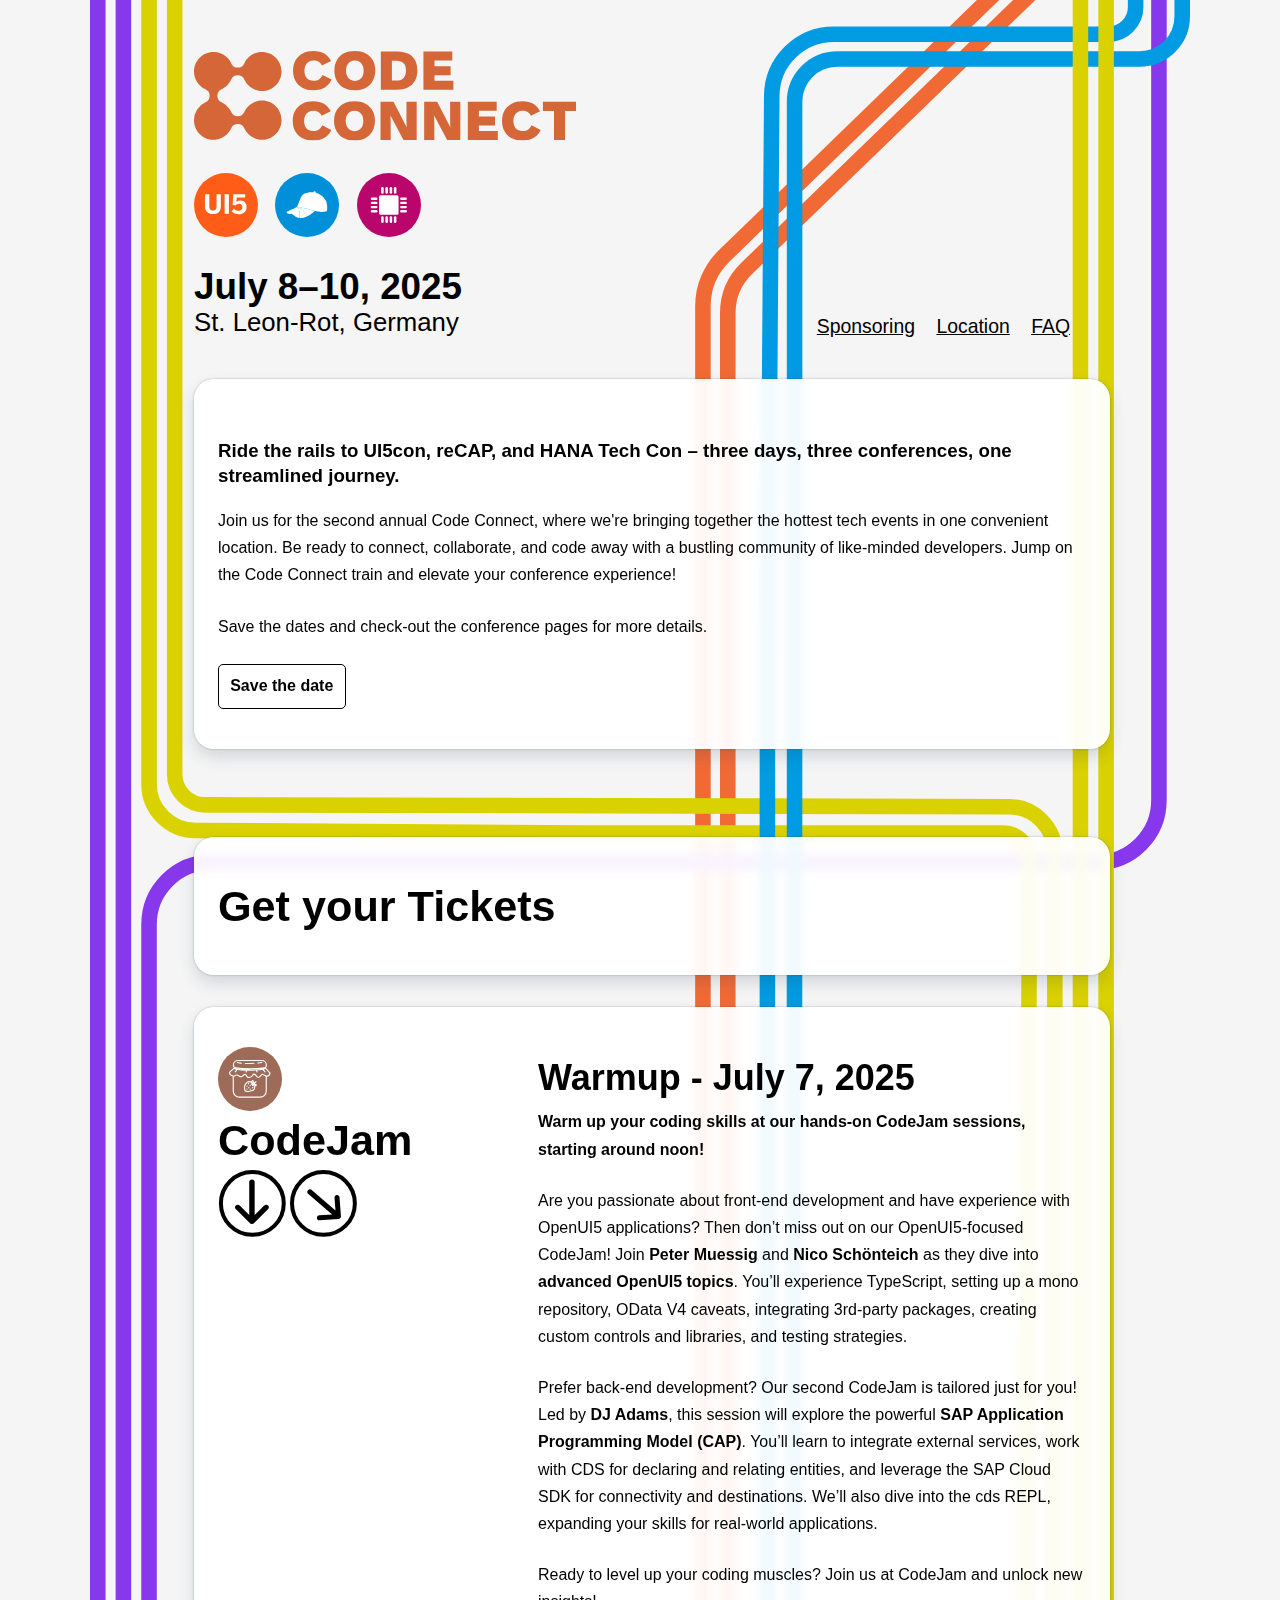
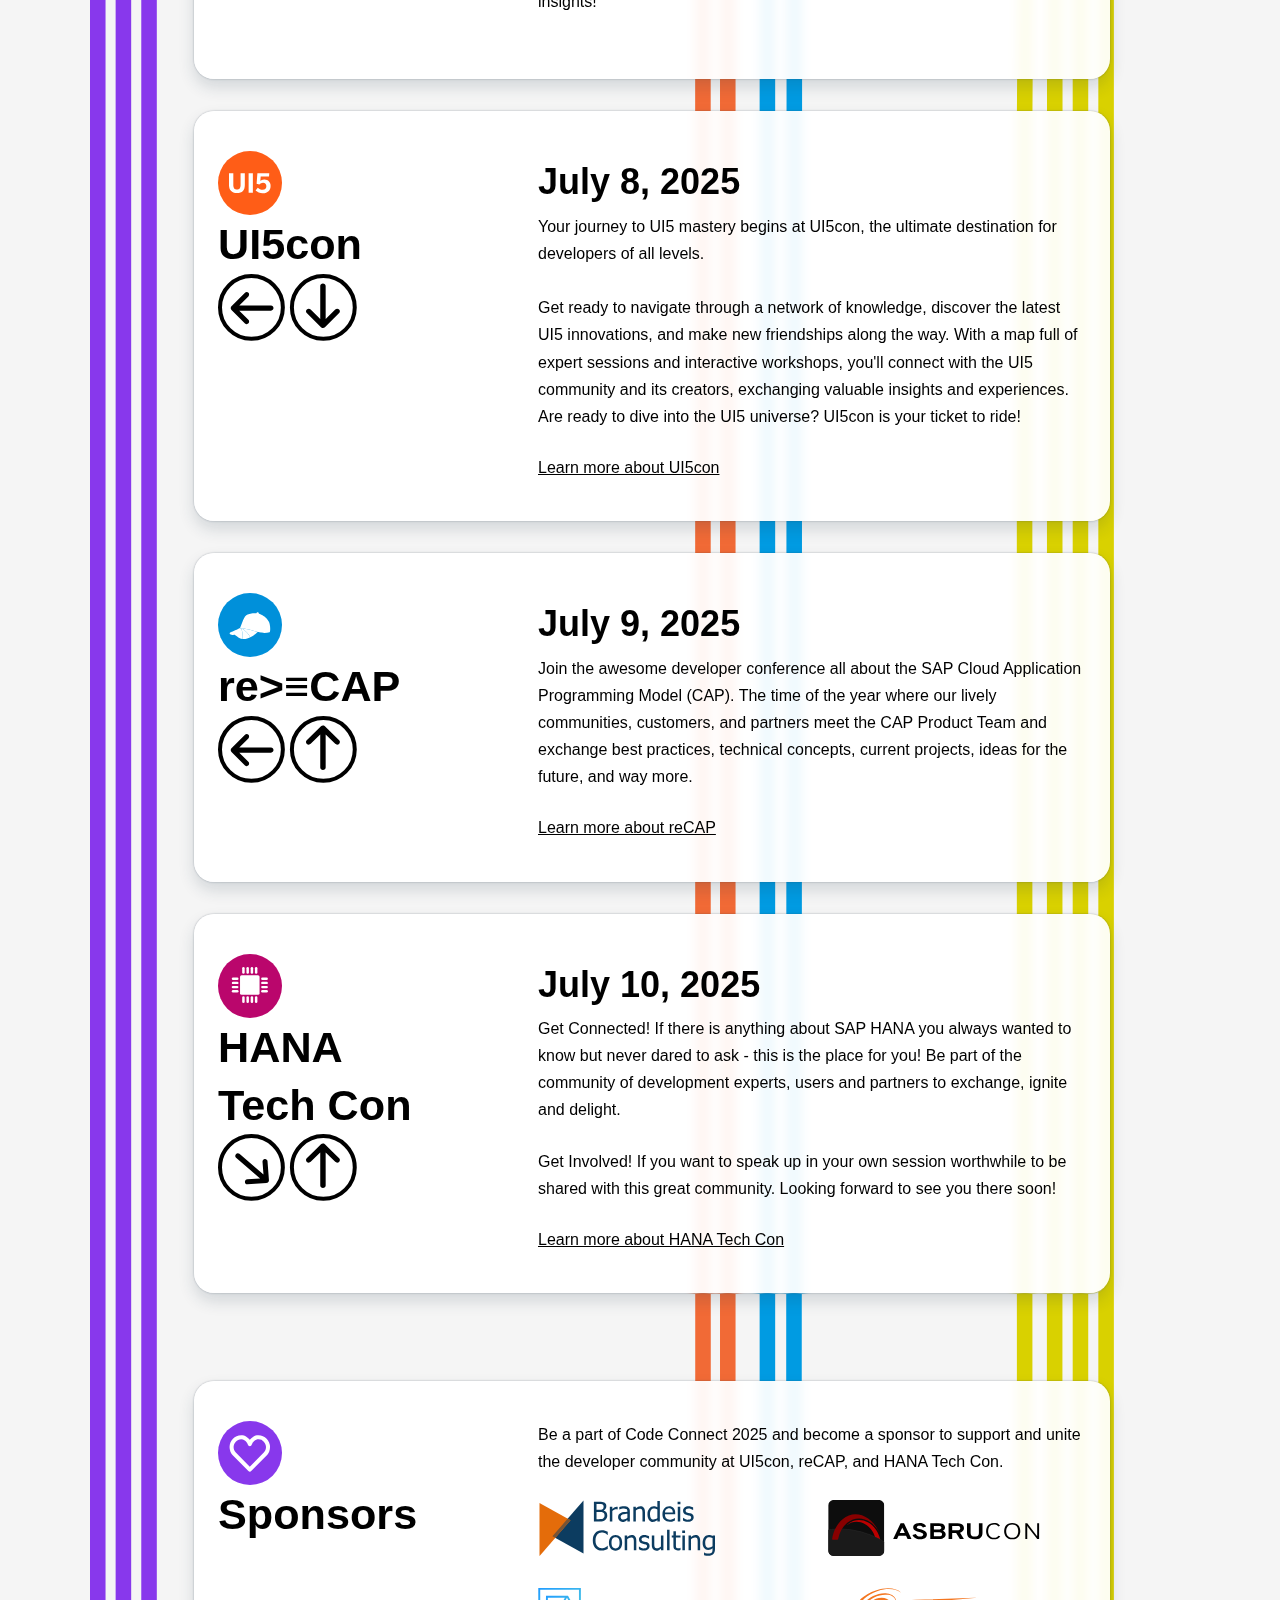
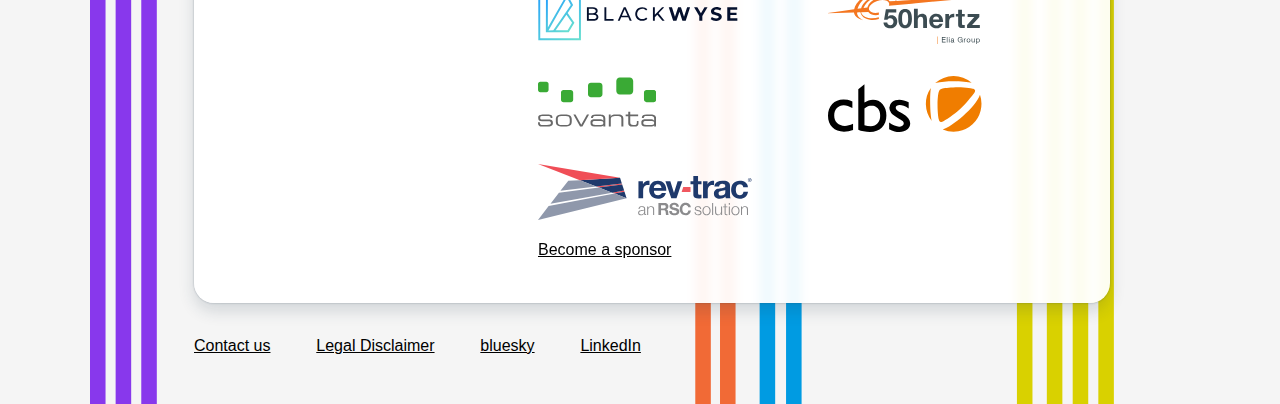
<file: index.html>
<!DOCTYPE html>
<html lang="en">

<head>
	<meta charset="utf-8" />
	<meta name="viewport" content="width=device-width, initial-scale=1" />
	<title>Code Connect 2025</title>
	<meta name="description"
		content="Join us for 4 consecutive days of groundbreaking conferences and events all under the banner of Code Connect! Same location, triple the insights, innovation, and networking opportunities." />
	<meta name="keywords"
		content="SAP, reCAP, Cloud, SAPCAP, OpenUI5, DevOps, SAPUI5, UI5con, UI5 Web Components, Web Components, Webcomponents, Open Source" />

		<meta property="twitter:card" content="summary" />
	<meta property="twitter:url" content="https://code-connect.dev/" />
	<meta property="twitter:title" content="Code Connect Conferences - July 8-10, 2025" />
	<meta property="twitter:description"
		content="Join us for 4 consecutive days of groundbreaking conferences and events all under the banner of Code Connect! Same location, triple the insights, innovation, and networking opportunities." />
	<meta property="twitter:image" content="images/share.png" />

	<meta property="og:title" content="Code Connect Conferences - July 8-10, 2025" />
	<meta property="og:description"
		content="Join us for 4 consecutive days of groundbreaking conferences and events all under the banner of Code Connect! Same location, triple the insights, innovation, and networking opportunities." />
	<meta property="og:image" content="images/share.png" />
	<meta name="robots" content="index, follow" />
	<meta name="theme-color" content="#8838EC">

	<link rel="apple-touch-icon" href="images/codeconnect-ico.png" />
	<link rel="icon" type="image/svg+xml" href="images/favicon.svg" />
	<link rel="icon" sizes="any" href="images/codeconnect-ico.png" />

	<link rel="preconnect" href="https://rsms.me/">
	<link rel="stylesheet" href="https://rsms.me/inter/inter.css">

	<link rel="stylesheet" href="./css/common.css" />
	<link rel="stylesheet" href="./css/modules.css" />

	<script src="https://js.tito.io/v2/with/inline" async></script>
</head>
<body>
	<div class="wrap">
		<header class="cc-header">

			<div class="cc-nav-wrap">
				<h1>
					<a href="index.html">
						<svg class="logo" xmlns="http://www.w3.org/2000/svg" fill="none" viewBox="0 0 209 49" aria-hidden="true">
							<g fill="var(--logo-color)" clip-path="url(#a)">
								<path d="M59.238 20.13c-1.681-.919-2.945-2.195-3.794-3.826-.849-1.631-1.272-3.51-1.272-5.637 0-2.128.458-4.037 1.375-5.644.916-1.608 2.22-2.846 3.912-3.716C61.15.437 63.124 0 65.382 0c2.376 0 4.34.463 5.894 1.387 1.553.925 2.778 2.297 3.676 4.117l-5 2.373a5.36 5.36 0 0 0-1.768-1.965c-.754-.51-1.67-.765-2.743-.765-1.006 0-1.89.227-2.655.683-.765.456-1.356 1.1-1.775 1.936-.42.837-.628 1.803-.628 2.9 0 1.74.42 3.117 1.264 4.131.843 1.014 2.098 1.52 3.763 1.52 1.243 0 2.268-.31 3.077-.933A6.034 6.034 0 0 0 70.32 13.1l4.94 2.552c-.72 1.72-1.881 3.128-3.484 4.22-1.603 1.094-3.725 1.64-6.367 1.64-2.435 0-4.493-.46-6.174-1.379l.002-.002ZM81.915 20.13c-1.681-.919-2.957-2.197-3.83-3.834-.873-1.637-1.31-3.513-1.31-5.63 0-2.116.45-4.05 1.346-5.658.897-1.607 2.189-2.843 3.875-3.71C83.683.434 85.68.002 87.986.002c2.307 0 4.284.439 5.96 1.314 1.676.875 2.963 2.116 3.861 3.724.897 1.607 1.346 3.483 1.346 5.629 0 2.146-.464 4.055-1.391 5.696-.927 1.642-2.236 2.91-3.928 3.805-1.69.896-3.651 1.343-5.879 1.343-2.347 0-4.36-.46-6.041-1.379l.001-.002Zm8.682-4.502c.725-.48 1.272-1.148 1.641-2.003.37-.855.555-1.843.555-2.96s-.2-2.047-.6-2.878c-.4-.83-.962-1.474-1.686-1.928-.725-.454-1.566-.683-2.522-.683-.957 0-1.832.227-2.566.683-.734.454-1.3 1.096-1.694 1.922-.394.825-.591 1.787-.591 2.884s.197 2.106.591 2.967c.395.86.957 1.528 1.687 2.002.73.475 1.578.713 2.545.713 1.035 0 1.915-.24 2.64-.72ZM102.188.311h8.652c3.668 0 6.468.846 8.401 2.536 1.932 1.692 2.899 4.277 2.899 7.758 0 2.245-.456 4.164-1.368 5.756a8.887 8.887 0 0 1-3.861 3.62c-1.661.82-3.592 1.23-5.79 1.23h-8.933V.312Zm8.652 15.858c1.665 0 2.931-.47 3.794-1.41.864-.939 1.294-2.305 1.294-4.094 0-1.789-.426-3.023-1.279-3.939-.853-.914-2.152-1.372-3.897-1.372h-2.514v10.814h2.604l-.002.001ZM125.485.311h15.782v4.896h-9.732v3.1h8.815v4.94h-8.815v3.04h10.338v4.926h-16.388V.311ZM59.06 47.62c-1.68-.92-2.945-2.196-3.794-3.827-.848-1.632-1.272-3.51-1.272-5.637s.458-4.037 1.375-5.644c.916-1.608 2.22-2.846 3.913-3.716 1.69-.87 3.665-1.306 5.923-1.306 2.375 0 4.34.463 5.893 1.387 1.554.925 2.778 2.297 3.676 4.117l-5 2.373a5.36 5.36 0 0 0-1.768-1.965c-.754-.51-1.669-.765-2.743-.765-1.006 0-1.89.227-2.655.683-.764.454-1.356 1.1-1.774 1.936-.42.837-.63 1.803-.63 2.9 0 1.74.422 3.117 1.265 4.131.843 1.014 2.098 1.52 3.764 1.52 1.243 0 2.267-.31 3.076-.933a6.034 6.034 0 0 0 1.834-2.285l4.94 2.552c-.72 1.72-1.881 3.128-3.484 4.22-1.602 1.094-3.725 1.64-6.366 1.64-2.436 0-4.494-.46-6.175-1.379l.002-.002ZM81.736 47.62c-1.68-.92-2.957-2.198-3.83-3.835-.872-1.637-1.31-3.513-1.31-5.63 0-2.116.45-4.05 1.346-5.658.897-1.607 2.189-2.843 3.876-3.71 1.686-.865 3.682-1.297 5.99-1.297 2.307 0 4.284.439 5.96 1.314 1.675.875 2.962 2.116 3.86 3.724.897 1.607 1.346 3.483 1.346 5.629 0 2.146-.464 4.055-1.391 5.696-.927 1.642-2.235 2.91-3.927 3.805-1.69.896-3.652 1.343-5.88 1.343-2.347 0-4.36-.46-6.041-1.379l.001-.002Zm8.682-4.502c.725-.48 1.273-1.148 1.642-2.003.37-.855.554-1.842.554-2.96 0-1.116-.2-2.046-.6-2.877-.4-.831-.962-1.474-1.686-1.928-.725-.455-1.566-.683-2.522-.683-.957 0-1.832.227-2.566.682-.734.455-1.3 1.096-1.693 1.922-.394.826-.592 1.788-.592 2.885 0 1.097.198 2.105.592 2.966.394.86.956 1.529 1.686 2.003.73.474 1.578.712 2.545.712 1.035 0 1.916-.24 2.64-.719ZM102.01 27.802h7.114l7.262 14.003c-.119-.88-.178-2.62-.178-5.222v-8.781h5.576v20.901h-7.203l-7.129-13.424c.078 1.939.118 3.91.118 5.92v7.506h-5.56V27.802ZM125.885 27.802h7.114l7.262 14.003c-.119-.88-.178-2.62-.178-5.222v-8.781h5.576v20.901h-7.203l-7.129-13.424c.078 1.939.118 3.91.118 5.92v7.506h-5.56V27.802ZM149.759 27.802h15.781v4.895h-9.732v3.1h8.816v4.94h-8.816v3.041h10.338v4.925h-16.387V27.802ZM173.538 47.62c-1.681-.92-2.945-2.196-3.794-3.827-.849-1.632-1.272-3.51-1.272-5.637s.458-4.037 1.375-5.644c.916-1.608 2.22-2.846 3.912-3.716 1.691-.87 3.665-1.306 5.923-1.306 2.376 0 4.341.463 5.894 1.387 1.553.925 2.778 2.297 3.676 4.117l-5 2.373a5.367 5.367 0 0 0-1.768-1.965c-.754-.51-1.669-.765-2.743-.765-1.006 0-1.891.227-2.655.683-.765.454-1.356 1.1-1.775 1.936-.419.837-.629 1.803-.629 2.9 0 1.74.421 3.117 1.265 4.131.843 1.014 2.098 1.52 3.763 1.52 1.243 0 2.268-.31 3.076-.933a6.039 6.039 0 0 0 1.835-2.285l4.94 2.552c-.72 1.72-1.881 3.128-3.484 4.22-1.603 1.094-3.725 1.64-6.367 1.64-2.435 0-4.493-.46-6.175-1.379l.003-.002ZM196.887 32.846h-6.049v-5.044H209v5.044h-6.05v15.857h-6.064V32.846h.001ZM37.217 27.13c-4.166 0-7.976 2.463-9.708 6.278a3.922 3.922 0 0 1-7.143 0 10.716 10.716 0 0 0-2.713-3.645l-.03-.025c-.184-.16-.375-.316-.57-.464l-.027-.019a10.939 10.939 0 0 0-.564-.394l-.07-.047c-.192-.122-.39-.24-.59-.35-.04-.024-.08-.045-.12-.066-.206-.111-.414-.217-.627-.314a3.935 3.935 0 0 1-2.298-3.583c0-1.543.898-2.943 2.298-3.582.213-.098.42-.203.625-.314l.124-.067a10.751 10.751 0 0 0 1.215-.788l.035-.026c.193-.145.38-.299.565-.458l.038-.033c1.142-1 2.07-2.236 2.707-3.641a3.922 3.922 0 0 1 7.143 0c1.732 3.815 5.543 6.278 9.708 6.278 5.877 0 10.658-4.795 10.658-10.689S43.094.491 37.217.491c-4.166 0-7.976 2.465-9.708 6.28a3.922 3.922 0 0 1-7.143 0c-.011-.025-.024-.047-.035-.071-.099-.213-.201-.421-.312-.626l-.008-.014c-.11-.2-.226-.396-.348-.588l-.08-.125a10.869 10.869 0 0 0-.912-1.204 10.864 10.864 0 0 0-1.038-1.035s-.002-.003-.004-.003A10.59 10.59 0 0 0 11.517.53l-.155-.012a10.255 10.255 0 0 0-.704-.025C4.78.492 0 5.287 0 11.182c0 4.177 2.457 7.999 6.26 9.736A3.935 3.935 0 0 1 8.558 24.5a3.935 3.935 0 0 1-2.298 3.582A10.73 10.73 0 0 0 0 37.82c0 5.894 4.781 10.69 10.658 10.69.237 0 .471-.011.704-.026l.155-.012a10.6 10.6 0 0 0 6.114-2.578 10.9 10.9 0 0 0 1.04-1.038 10.59 10.59 0 0 0 .989-1.327c.122-.193.24-.391.351-.593l.006-.008c.111-.206.214-.415.313-.628.01-.024.024-.045.034-.07a3.922 3.922 0 0 1 7.143 0c1.732 3.815 5.543 6.28 9.708 6.28 5.877 0 10.658-4.796 10.658-10.69 0-5.894-4.781-10.69-10.658-10.69h.002Z"/>
								<animate attributeName="fill" values="#FF5D17 ; #0090DA; #BA066C; #8838EC; #FF5D17" dur="20s" repeatCount="indefinite" />
							</g>
							<defs>
								<clipPath id="a">
									<path fill="#fff" d="M0 0h209v49H0z"/>
								</clipPath>
							</defs>
						</svg>
						<span class="sr-only">Code Connect 2025 Conferences</span>
					</a>
				</h1>

				<!-- <a class="cc-event-marker cc-event-marker-codeconnect" href="#codeconnect" aria-label="Jump to general event infos">
					<svg xmlns="http://www.w3.org/2000/svg" fill="none" viewBox="0 0 39 39" aria-hidden="true">
						<path fill="currentColor" d="M30.319 21.636a8.714 8.714 0 0 0-7.909 5.1 3.195 3.195 0 0 1-5.82 0 8.707 8.707 0 0 0-2.209-2.961l-.024-.02a9.144 9.144 0 0 0-.465-.377l-.022-.016a8.943 8.943 0 0 0-.459-.32l-.058-.038a8.87 8.87 0 0 0-.48-.285c-.032-.019-.066-.036-.098-.053a8.598 8.598 0 0 0-.51-.255 3.195 3.195 0 0 1 0-5.82c.173-.079.342-.165.509-.255.034-.018.067-.035.1-.054a8.834 8.834 0 0 0 .99-.64l.029-.02c.157-.119.31-.244.46-.373l.031-.027a8.723 8.723 0 0 0 2.206-2.957 3.195 3.195 0 0 1 5.82 0 8.714 8.714 0 0 0 7.908 5.1c4.787 0 8.682-3.896 8.682-8.683S35.107 0 30.319 0a8.714 8.714 0 0 0-7.909 5.1 3.195 3.195 0 0 1-5.82 0c-.008-.02-.019-.038-.027-.058a9.275 9.275 0 0 0-.254-.508l-.007-.012a8.748 8.748 0 0 0-.283-.477c-.022-.034-.042-.068-.065-.101-.21-.32-.44-.625-.688-.915l-.056-.063c-.262-.3-.544-.58-.845-.841l-.003-.002A8.64 8.64 0 0 0 9.382.03L9.256.02A8.38 8.38 0 0 0 8.682 0C3.895 0 0 3.895 0 8.682a8.714 8.714 0 0 0 5.1 7.908 3.195 3.195 0 0 1 0 5.82A8.714 8.714 0 0 0 0 30.318C0 35.105 3.895 39 8.682 39c.194 0 .385-.009.574-.02l.126-.01a8.648 8.648 0 0 0 4.98-2.094h.002c.3-.262.584-.544.846-.843.019-.02.036-.041.054-.062a8.599 8.599 0 0 0 1.038-1.498l.005-.006c.09-.167.174-.338.255-.51.008-.02.02-.037.028-.057a3.195 3.195 0 0 1 5.82 0 8.714 8.714 0 0 0 7.908 5.1C35.105 39 39 35.105 39 30.318c0-4.787-3.895-8.682-8.682-8.682Z"/>
					</svg>
				</a> -->
				<a class="cc-event-marker cc-event-marker-ui5con" href="#ui5con" aria-label="Jump to UI5con event info">
					<svg xmlns="http://www.w3.org/2000/svg" fill="none" viewBox="0 0 324 155" aria-hidden="true">
						<path fill="currentColor" d="M.009 93.09V.004h33.64v92.522a42.2 42.2 0 0 0 6.845 25.54 25.603 25.603 0 0 0 9.805 6.853 25.694 25.694 0 0 0 11.864 1.662 24.526 24.526 0 0 0 11.608-1.658 24.408 24.408 0 0 0 9.487-6.854 40.217 40.217 0 0 0 6.844-25.543V0h33.072v93.09a92.269 92.269 0 0 1-3.422 24.975 51.031 51.031 0 0 1-11.403 19.302 43.025 43.025 0 0 1-19.386 11.918 81.447 81.447 0 0 1-27.371 3.973 81.447 81.447 0 0 1-27.371-3.973 47.589 47.589 0 0 1-18.913-11.964 47.29 47.29 0 0 1-11.309-19.253A74.384 74.384 0 0 1 .006 93.091h.003Zm152.816 57.898V.003H185.9v150.985h-33.075Zm54.17-17.029 17.111-21.567a68.945 68.945 0 0 0 17.104 11.349 52.19 52.19 0 0 0 20.526 4.542c10.264 0 17.676-2.269 22.241-7.38a27.559 27.559 0 0 0 6.841-19.298 27.245 27.245 0 0 0-6.844-19.864 24.25 24.25 0 0 0-8.857-5.862 24.339 24.339 0 0 0-10.53-1.518 33.596 33.596 0 0 0-14.825 3.404 39.876 39.876 0 0 0-13.117 10.787l-21.666-6.814 6.273-81.17h92.372l-1.708 24.41h-65.005l-2.85 34.058a49.29 49.29 0 0 1 11.403-6.811 60.745 60.745 0 0 1 19.386-2.838 53.641 53.641 0 0 1 21.102 3.972 42.036 42.036 0 0 1 15.623 10.469 41.773 41.773 0 0 1 9.465 16.21 50.87 50.87 0 0 1 2.851 20.432 61.331 61.331 0 0 1-3.994 22.14 51.673 51.673 0 0 1-11.974 17.026 64.268 64.268 0 0 1-18.816 11.352 75.337 75.337 0 0 1-25.088 3.973 81.533 81.533 0 0 1-32.501-5.676 119.006 119.006 0 0 1-24.523-15.326Z"/>
					</svg>
				</a>
				<a class="cc-event-marker cc-event-marker-recap" href="#recap" aria-label="Jump to ReCAP event info">
					<svg xmlns="http://www.w3.org/2000/svg" viewBox="0 -50 275 275" aria-hidden="true">
						<path fill="currentColor" d="M8.15 136.29s-10.4 5.84 2.75 13.34c11.7 6.67 25.76-.25 25.76-.25l-11.44-14.92-17.08 1.83ZM272.48 111.53c0 4.74-.23 9.05-.66 12.57-.58 4.78-1.51 8.09-2.67 9.01-.13.11-.26.19-.39.23-32.75 11.78-77.43.19-79.44-.34 0 0-64.36-22.43-115.94-26.43.08-.03.15-.07.23-.1-.17 0-.26.08-.42.08h-.04v-.02l21.14-54.54s2.47-7.4 8.01-15.7c4.69-7.05 11.58-14.74 21.07-19.11 7.23-3.3 16.15-5.31 25.03-6.54 5.76-.8 11.5-1.27 16.75-1.54h.09c7.86-.4 16.39-.78 16.39-.78.83-5.42 6.41-6.09 8.48-5.77 4.75.72 7.28 3.95 6.53 8.06 0 0 33.45 15.65 41.65 22.32 3.81 3.09 19.39 18.53 26.38 34.22A73.05 73.05 0 0 1 268.81 79c2.61 10.39 3.68 22.43 3.69 32.53Z"/>
						<path d="M189.31 133.01c-1.12 1.16-21.09 21.66-48.16 34.86-6.19-11.33-30.43-51.42-67.85-61.26.02 0 .05-.02.07-.03 51.58 4 115.94 26.43 115.94 26.43Z" fill="currentColor"/>
						<path d="M141.15 167.87c-9.91 4.83-20.77 8.68-32.01 10.24-6.29.88-12.69 1.03-19.1.24 1.48-19.04 2.1-58.81-16.79-71.71.02 0 .04-.02.06-.03 37.41 9.84 61.65 49.93 67.85 61.26Z" fill="currentColor"/>
						<path d="M90.03 178.36c-.86-.1-1.72-.23-2.58-.37-8.56-1.39-17.12-4.5-25.45-9.88-13.15-8.49-44.65-32.68-54.14-31.59h-.09l.12-.02c-1.16.14 17.7-8.44 36.8-17.03l-.16-.06h.29c4.04-1.82 8.09-3.64 11.96-5.38 6.2-2.78 11.94-5.36 16.46-7.39 18.9 12.9 18.28 52.68 16.79 71.71Z" fill="currentColor"/>
					</svg>
				</a>
				<a class="cc-event-marker cc-event-marker-hanaconf" href="#hanaconf" aria-label="Jump to HANA Tech Con event info">
					<svg xmlns="http://www.w3.org/2000/svg" fill="none" viewBox="0 0 500 500" aria-hidden="true">
						<rect width="244" height="244" x="128" y="128" fill="currentColor" rx="20"/>
						<rect width="84" height="31" x="25" y="314" fill="currentColor" rx="15.5"/>
						<rect width="84" height="31" x="24" y="261" fill="currentColor" rx="15.5"/>
						<rect width="84" height="31" x="25" y="208" fill="currentColor" rx="15.5"/>
						<rect width="84" height="31" x="25" y="155" fill="currentColor" rx="15.5"/>
						<rect width="84" height="31" x="392" y="155" fill="currentColor" rx="15.5"/>
						<rect width="84" height="31" x="392" y="208" fill="currentColor" rx="15.5"/>
						<rect width="84" height="31" x="392" y="261" fill="currentColor" rx="15.5"/>
						<rect width="84" height="31" x="392" y="314" fill="currentColor" rx="15.5"/>
						<rect width="31" height="84" x="314" y="25" fill="currentColor" rx="15.5"/>
						<rect width="31" height="84" x="261" y="25" fill="currentColor" rx="15.5"/>
						<rect width="31" height="84" x="208" y="25" fill="currentColor" rx="15.5"/>
						<rect width="31" height="84" x="155" y="25" fill="currentColor" rx="15.5"/>
						<rect width="31" height="84" x="314" y="392" fill="currentColor" rx="15.5"/>
						<rect width="31" height="84" x="261" y="392" fill="currentColor" rx="15.5"/>
						<rect width="31" height="84" x="208" y="392" fill="currentColor" rx="15.5"/>
						<rect width="31" height="84" x="155" y="392" fill="currentColor" rx="15.5"/>
					</svg>
				</a>

				<nav class="cc-nav">

					<time datetime="">
						July 8–10, 2025
						<span>St. Leon-Rot, Germany</span>
					</time>

					<ul aria-label="Main Navigation">
						<li>
							<a href="sponsoring.html">Sponsoring</a>
						</li>
						<li>
							<a href="location.html">Location</a>
						</li>
						<li>
							<a href="faq.html">FAQ</a>
						</li>
					</ul>
				</nav>
			</div>

			<div class="cc-content-box">
				<h3>Ride the rails to UI5con, reCAP, and HANA Tech Con – three days, three conferences, one streamlined journey.</h3>
				<p> Join us for the second annual Code Connect, where we're bringing together the hottest tech events in one convenient location.
					Be ready to connect, collaborate, and code away with a bustling community of like-minded developers.
					Jump on the Code Connect train and elevate your conference experience!</p>
				<p>Save the dates and check-out the conference pages for more details.</p>

				<!-- <a class="cc-link cc-btn-shape" href="https://ti.to/code-connect/2025" target="_blank" hreflang="en" rel="noopener noreferrer" title="Get a ticket">Get a ticket</a> -->

				<button class="cc-link cc-btn-shape" onclick="toggleCalendars()">Save the date</button>

				<div class="cc-links-container" id="links-container">
					<!-- Google Calendar Link -->
					<a href="https://www.google.com/calendar/render?action=TEMPLATE&text=Code%20Connect%202025&dates=20240707T000000Z%2F20240711T000000Z&details=Dear%20friend,%0A%0AGet%20ready%20for%20an%20unforgettable%20developer%20experience!%20CodeConnect%20combines%20three%20premier%20events%E2%80%94reCAP,%20UI5con,%20and%HANA%20Tech%20con%E2%80%94into%20a%20single,%20four-day%20celebration%20of%20technology,%20collaboration,%20and%20innovation.%0A%0AExplore%20your%20chosen%20tech%20or%20dive%20into%20the%20complete%20end-to-end%20developer%20workflow.%20Whether%20you%20attend%20one%20event%20or%20all%20three,%20this%20is%20your%20chance%20to%3A%0A%0ALearn%20from%20industry%20experts.%0ACollaborate%20with%20a%20passionate%20community.%0AExpand%20your%20skills%20and%20knowledge.%0A%0A📅%20When%3A%207%20-%2010%20July%202025%0A📍%20Where%3A%20SAP%20SE%20(ROT03),%20SAP-Allee%2027,%2068789%20Sankt%20Leon-Rot,%20Germany%0A%0ADon%E2%80%99t%20miss%20this%20opportunity%20to%20connect,%20collaborate,%20and%20code.%20Visit%20the%20CodeConnect%20website%20for%20more%20information%20and%20to%20secure%20your%20tickets.%0A%0ALet%E2%80%99s%20build%20the%20future%20together%20at%20CodeConnect!%0AYour%20CodeConnect%20Organization%20Team&location=SAP%20SE%20(ROT03),%20SAP-Allee%2027,%2068789%20Sankt%20Leon-Rot,%20Germany" target="_blank">
						<svg xmlns="http://www.w3.org/2000/svg" width="24" height="24" viewBox="0 0 256 256">
							<path fill="#FFF" d="M195.368 60.632H60.632v134.736h134.736z"/>
							<path fill="#EA4335" d="M195.368 256L256 195.368l-30.316-5.172l-30.316 5.172l-5.533 27.73z"/>
							<path fill="#188038" d="M0 195.368v40.421C0 246.956 9.044 256 20.21 256h40.422l6.225-30.316l-6.225-30.316l-33.033-5.172z"/>
							<path fill="#1967D2" d="M256 60.632V20.21C256 9.044 246.956 0 235.79 0h-40.422q-5.532 22.554-5.533 33.196q0 10.641 5.533 27.436q20.115 5.76 30.316 5.76T256 60.631"/>
							<path fill="#FBBC04" d="M256 60.632h-60.632v134.736H256z"/>
							<path fill="#34A853" d="M195.368 195.368H60.632V256h134.736z"/>
							<path fill="#4285F4" d="M195.368 0H20.211C9.044 0 0 9.044 0 20.21v175.158h60.632V60.632h134.736z"/>
							<path fill="#4285F4" d="M88.27 165.154c-5.036-3.402-8.523-8.37-10.426-14.94l11.689-4.816q1.59 6.063 5.558 9.398c2.627 2.223 5.827 3.318 9.566 3.318q5.734 0 9.852-3.487c2.746-2.324 4.127-5.288 4.127-8.875q0-5.508-4.345-8.994c-2.897-2.324-6.535-3.486-10.88-3.486h-6.754v-11.57h6.063q5.608 0 9.448-3.033c2.56-2.02 3.84-4.783 3.84-8.303c0-3.132-1.145-5.625-3.435-7.494c-2.29-1.87-5.188-2.813-8.708-2.813c-3.436 0-6.164.91-8.185 2.745a16.1 16.1 0 0 0-4.413 6.754l-11.57-4.817c1.532-4.345 4.345-8.185 8.471-11.503s9.398-4.985 15.798-4.985c4.733 0 8.994.91 12.767 2.745c3.772 1.836 6.736 4.379 8.875 7.613c2.14 3.25 3.2 6.888 3.2 10.93c0 4.126-.993 7.613-2.98 10.476s-4.43 5.052-7.327 6.585v.69a22.25 22.25 0 0 1 9.398 7.327c2.442 3.284 3.672 7.208 3.672 11.79c0 4.58-1.163 8.673-3.487 12.26c-2.324 3.588-5.54 6.417-9.617 8.472c-4.092 2.055-8.69 3.1-13.793 3.1c-5.912.016-11.369-1.685-16.405-5.087m71.797-58.005l-12.833 9.28l-6.417-9.734l23.023-16.607h8.825v78.333h-12.598z"/>
						</svg>Google
					</a>

					<!-- Outlook/iCal Link -->
					<a href="data:text/calendar;charset=utf8,BEGIN:VCALENDAR%0AVERSION:2.0%0APRODID:-//Custom//iCal%20Event%20Maker%0ACALSCALE:GREGORIAN%0ABEGIN:VEVENT%0ADTSTAMP:20241203T173458Z%0ADTSTART;VALUE=DATE:20250707%0ADTEND;VALUE=DATE:20250711%0ASUMMARY:Code%20Connect%202025%0ADESCRIPTION:Dear%20friend%2C%5Cn%5CnGet%20ready%20for%20an%20unforgettable%20developer%20experience!%20CodeConnect%20combines%20three%20premier%20events%E2%80%94reCAP%2C%20UI5con%2C%20and%HANA%20Tech%20con%E2%80%94into%20a%20single%2C%20four-day%20celebration%20of%20technology%2C%20collaboration%2C%20and%20innovation.%5Cn%5CnExplore%20your%20chosen%20tech%20or%20dive%20into%20the%20complete%20end-to-end%20developer%20workflow.%20Whether%20you%20attend%20one%20event%20or%20all%20three%2C%20this%20is%20your%20chance%20to:%5Cn%5Cn- Learn%20from%20industry%20experts.%5Cn- Collaborate%20with%20a%20passionate%20community.%5Cn- Expand%20your%20skills%20and%20knowledge.%5Cn%5Cn%F0%9F%93%85%20When:%207%20-%2010%20July%202025%5Cn%F0%9F%93%8D%20Where:%20SAP%20SE%20(ROT03)%2C%20SAP-Allee%2027%2C%2068789%20Sankt%20Leon-Rot%2C%20Germany%5Cn%5CnDon%E2%80%99t%20miss%20this%20opportunity%20to%20connect%2C%20collaborate%2C%20and%20code.%20Visit%20the%20CodeConnect%20website%20for%20more%20information%20and%20to%20secure%20your%20tickets.%5Cn%5CnLet%E2%80%99s%20build%20the%20future%20together%20at%20CodeConnect!%5CnYour%20CodeConnect%20Organization%20Team%0ALOCATION:SAP%20SE%20(ROT03)%2C%20SAP-Allee%2027%2C%2068789%20Sankt%20Leon-Rot%2C%20Germany%0AEND:VEVENT%0AEND:VCALENDAR" download="CodeConnect2025.ics">
						<svg xmlns="http://www.w3.org/2000/svg" width="24" height="24" viewBox="0 0 32 32">
							<path fill="#0072c6" d="M19.484 7.937v5.477l1.916 1.205a.5.5 0 0 0 .21 0l8.238-5.554a1.174 1.174 0 0 0-.959-1.128Z"/>
							<path fill="#0072c6" d="m19.484 15.457l1.747 1.2a.52.52 0 0 0 .543 0c-.3.181 8.073-5.378 8.073-5.378v10.066a1.408 1.408 0 0 1-1.49 1.555h-8.874zm-9.044-2.525a1.61 1.61 0 0 0-1.42.838a4.13 4.13 0 0 0-.526 2.218A4.05 4.05 0 0 0 9.02 18.2a1.6 1.6 0 0 0 2.771.022a4 4 0 0 0 .515-2.2a4.37 4.37 0 0 0-.5-2.281a1.54 1.54 0 0 0-1.366-.809"/>
							<path fill="#0072c6" d="M2.153 5.155v21.427L18.453 30V2Zm10.908 14.336a3.23 3.23 0 0 1-2.7 1.361a3.19 3.19 0 0 1-2.64-1.318A5.46 5.46 0 0 1 6.706 16.1a5.87 5.87 0 0 1 1.036-3.616a3.27 3.27 0 0 1 2.744-1.384a3.12 3.12 0 0 1 2.61 1.321a5.64 5.64 0 0 1 1 3.484a5.76 5.76 0 0 1-1.035 3.586"/>
						</svg>Outlook
					</a>

					<!-- Office 365 Link -->
					<a href="https://outlook.office.com/calendar/0/deeplink/compose?subject=Code%20Connect%202025&startdt=2024-07-07T00:00:00Z&enddt=2024-07-11T00:00:00Z&location=SAP%20SE%20(ROT03),%20SAP-Allee%2027,%2068789%20Sankt%20Leon-Rot,%20Germany&body=Dear%20friend,%0A%0AGet%20ready%20for%20an%20unforgettable%20developer%20experience!%20CodeConnect%20combines%20three%20premier%20events%E2%80%94reCAP,%20UI5con,%20and%20HANA%20Tech%20con%E2%80%94into%20a%20single,%20four-day%20celebration%20of%20technology,%20collaboration,%20and%20innovation.%0A%0AExplore%20your%20chosen%20tech%20or%20dive%20into%20the%20complete%20end-to-end%20developer%20workflow.%20Whether%20you%20attend%20one%20event%20or%20all%20three,%20this%20is%20your%20chance%20to%3A%0A%0ALearn%20from%20industry%20experts.%0ACollaborate%20with%20a%20passionate%20community.%0AExpand%20your%20skills%20and%20knowledge.%0A%0A📅%20When%3A%207%20-%2010%20July%202025%0A📍%20Where%3A%20SAP%20SE%20(ROT03),%20SAP-Allee%2027,%2068789%20Sankt%20Leon-Rot,%20Germany%0A%0ADon%E2%80%99t%20miss%20this%20opportunity%20to%20connect,%20collaborate,%20and%20code.%20Visit%20the%20CodeConnect%20website%20for%20more%20information%20and%20to%20secure%20your%20tickets.%0A%0ALet%E2%80%99s%20build%20the%20future%20together%20at%20CodeConnect!%0AYour%20CodeConnect%20Organization%20Team" target="_blank">
						<svg xmlns="http://www.w3.org/2000/svg" width="24" height="24" viewBox="0 0 24 24">
							<path fill="none" stroke="#eb3c00" stroke-linecap="round" stroke-linejoin="round" stroke-width="1.5" d="M4 18V6l10.5-4L20 4v16l-5.5 2zm0 0l10 .5V6L8.5 7.5v8z" color="#eb3c00"/>
						</svg>Office 365
					</a>
				</div>
			</div>
		</header>

		<main>
			<section>
				<div class="cc-content-box tickets">
					<h2 id="tickets">Get your Tickets</h2>

					<div class="">
						<tito-widget event="code-connect/2025" releases="hrghuhc52po,hfkchk2yauo,x2hzgojyyes,aipj7zxcqs8,bu9i5al-nvy"></tito-widget>
					</div>
				</div>
			</section>

			<section>
				<div class="cc-teaser cc-content-box codejam">
					<div class="cc-teaser-head">
						<span name="codejam" id="codejam" class="cc-event-marker cc-event-marker-codejam">
							<svg xmlns="http://www.w3.org/2000/svg" fill="none" viewBox="0 0 39 36" aria-hidden="true">
								<path fill="currentColor" fill-rule="evenodd" d="M3.476 15.533a4.773 4.773 0 0 1-.637-.179C1.482 14.88.774 14.131.399 13.422c-.587-1.113-.353-2.17-.353-2.17a.523.523 0 0 1 .17-.288L4.208 7.51l.015-.014.344-.297c-.621-.629-.94-1.047-.94-2.065V4.71A4.71 4.71 0 0 1 8.338 0H30.83a4.71 4.71 0 0 1 4.71 4.71v.425c0 1.016-.317 1.435-.936 2.062l.197.216.013.015 4.05 4.458c.107.118.155.279.13.437 0 0-.16.996-.738 1.89-.539.832-1.416 1.583-2.813 1.472v13.403a6.197 6.197 0 0 1-6.198 6.198H9.673a6.197 6.197 0 0 1-6.198-6.198V15.533Zm1.16-7.002-3.58 3.098c-.018.25-.01.765.274 1.302.282.534.835 1.072 1.857 1.431 1.273.447 1.837-.064 2.48-.41.36-.195.74-.353 1.204-.392.653-.055 1.498.127 2.737.905.77.485 1.327.681 1.8.638.317-.03.583-.175.849-.38.332-.254.657-.594 1.03-.967.68-.68 1.266-.9 1.78-.84.336.04.66.197.978.485.365.331.737.86 1.147 1.556.872 1.482 3.288 1.167 4.466-.882.545-.95 1.165-1.294 1.74-1.333.541-.035 1.087.212 1.58.631.61.52 1.147 1.303 1.5 1.893.617 1.028 2.106.642 3.052-1.126.315-.59.707-.91 1.123-1.067.417-.156.872-.146 1.344-.017.577.158 1.188.504 1.758.843.475.282.915.564 1.279.655l.017.005c1.45.35 2.188-.565 2.555-1.339.153-.324.246-.628.297-.828L34.286 8.41c-.505.211-1.101.401-1.774.571l1.656 1.835a.526.526 0 0 1-.78.705l-2.056-2.278c-1.452.284-3.152.494-4.983.637l.397 1.111a.526.526 0 1 1-.99.354l-.496-1.39c-2.69.168-5.6.202-8.378.124l-.224 1.186a.526.526 0 1 1-1.033-.194l.194-1.027a90.17 90.17 0 0 1-1.08-.048c-2.57-.129-4.933-.35-6.782-.642l-1.73 2.144a.525.525 0 1 1-.819-.66l1.367-1.694c-.172-.034-.338-.07-.495-.106-.682-.155-1.237-.328-1.644-.508Zm29.755 6.904c-.643-.285-1.433-.846-2.206-1.192-.409-.184-.808-.318-1.163-.185-.217.082-.4.27-.564.579-1.46 2.727-3.93 2.756-4.881 1.17-.29-.484-.717-1.125-1.212-1.572-.284-.257-.581-.463-.898-.443-.316.021-.597.283-.897.806-1.642 2.858-5.07 2.96-6.285.892-.29-.494-.552-.893-.812-1.176-.178-.193-.34-.331-.528-.353-.276-.032-.548.173-.914.539-.886.886-1.582 1.562-2.526 1.65-.64.059-1.415-.14-2.457-.794-.954-.6-1.586-.79-2.089-.748-.496.042-.847.303-1.235.518-.357.198-.732.379-1.196.447v13.515a5.144 5.144 0 0 0 5.146 5.145h19.57a5.145 5.145 0 0 0 5.147-5.145V15.435Zm-.915-8.599a1.96 1.96 0 0 0 .05-.048c.591-.592.962-.817.962-1.653V4.71a3.658 3.658 0 0 0-3.658-3.658H8.338A3.658 3.658 0 0 0 4.68 4.71v.425c0 .836.37 1.061.963 1.653l.036.037c4.61.61 9.218.92 13.827.926h.284c4.562-.007 9.124-.31 13.686-.915Zm-1.832 1.286c-8.45.96-16.9.902-25.351-.158a20.524 20.524 0 0 0 1.528.304l.011.001c1.855.31 4.295.544 6.96.677a97.91 97.91 0 0 0 1.695.07c2.979.099 6.135.075 9.006-.11a.528.528 0 0 1 .194-.014c2.103-.141 4.045-.37 5.643-.703a.54.54 0 0 1 .182-.039l.132-.028Zm-7.223 16.755c.015.053.03.107.043.16.284 1.107.2 2.292-.764 3.191-.43.402-1.25.809-2.236 1.13-1.403.457-3.148.758-4.478.71-.628-.023-1.17-.126-1.566-.308-.345-.16-.593-.382-.738-.652-.871-1.614-1.317-5.826 1.963-8.48 1.55-1.253 3.003-1.058 4.143-.448.47-1.209 1.558-1.39 1.558-1.39a.526.526 0 0 1 .515.193c.372.477.47 1.162.416 1.822-.017.21-.049.416-.086.609l1.837-1.433a.526.526 0 0 1 .647.83l-1.837 1.432c.195.01.403.03.611.065.653.109 1.294.371 1.665.847a.526.526 0 0 1 .062.546s-.447 1.027-1.755 1.176Zm-3.614-3.444a4.242 4.242 0 0 0-.17-.12c-.868-.576-2.055-.899-3.33.133-2.775 2.245-2.436 5.797-1.7 7.162.067.123.212.19.389.25.279.097.631.144 1.028.159 1.222.044 2.825-.24 4.114-.66.808-.262 1.493-.569 1.845-.898.65-.605.654-1.415.463-2.16-.157-.61-.446-1.186-.706-1.623l-.13.581a.526.526 0 0 1-1.027-.23l.188-.84-.86-.022a.525.525 0 1 1 .027-1.05l.654.016a5.822 5.822 0 0 0-.769-.686l-.016-.012Zm2.921 1.857c.096.17.194.354.29.55.45.01.756-.141.946-.294a2.408 2.408 0 0 0-.687-.2 4.723 4.723 0 0 0-.549-.056Zm-1.569-2.08a4.6 4.6 0 0 0 .07-.491 2.39 2.39 0 0 0-.028-.715c-.186.141-.397.384-.502.79.167.138.321.279.46.416Zm-3.911 4.332a.527.527 0 0 1 .655.823l-.146.116a.526.526 0 0 1-.655-.822l.146-.117Zm-1.611 1.298a.526.526 0 0 1 .655.823l-.146.116a.527.527 0 0 1-.655-.823l.146-.116Zm5.303-1.298a.526.526 0 0 1 .656.823l-.146.116a.526.526 0 0 1-.656-.822l.146-.117ZM19.708 26.9a.526.526 0 1 1 .655.823l-.146.116a.526.526 0 0 1-.655-.823l.146-.116Zm0-3.346a.526.526 0 1 1 .655.822l-.146.116a.526.526 0 1 1-.655-.822l.146-.116Zm-2.926.399a.526.526 0 0 1 .656.823l-.146.116a.526.526 0 1 1-.655-.822l.145-.117Zm1.32-2.186a.526.526 0 0 1 .655.823l-.146.116a.526.526 0 1 1-.655-.822l.146-.117ZM27.154 3.3a.526.526 0 1 1-.108-1.046c1.183-.122 2.424-.268 3.724-.443a.526.526 0 0 1 .14 1.043c-1.311.176-2.564.324-3.756.446ZM7.709 2.834a.526.526 0 1 1 .306-1.006s1.126.34 3.498.61a.526.526 0 1 1-.119 1.045c-2.5-.284-3.685-.649-3.685-.649Zm7.492.928a.526.526 0 0 1 .041-1.05c2.172.083 4.85.07 8.062-.143a.526.526 0 0 1 .07 1.05c-3.257.214-5.971.228-8.173.143Z" clip-rule="evenodd"/>
							</svg>
						</span>
						<h2>CodeJam</h2>
						<div>
							<svg class="direction" width="68" height="67" viewBox="0 0 68 67" fill="none" xmlns="http://www.w3.org/2000/svg">
							<circle cx="34.3314" cy="33.4378" r="31.432" stroke-width="4"/>
							<path d="M33.9635 53.983C34.7083 53.983 35.4209 53.6978 35.9291 53.1873L50.1604 39.1085C51.177 38.0913 51.1441 36.4698 50.0585 35.5165C48.9729 34.5631 47.2431 34.5932 46.2266 35.6103L36.6696 45.05L36.6524 12.0317C36.6517 10.6317 35.4299 9.49069 33.9403 9.49069C32.4508 9.49069 31.2301 10.6355 31.2309 12.0317L31.2481 45.0538L21.6813 35.6141C20.6637 34.5969 18.9339 34.5669 17.8493 35.5202C16.7647 36.4736 16.7335 38.0951 17.7511 39.1122L31.9971 53.1911C32.2014 53.3825 32.4377 53.5401 32.674 53.6677C32.8422 53.7616 33.0465 53.8254 33.2507 53.8892C33.487 53.953 33.7273 53.983 33.9635 53.983Z"/>
							</svg>

							<svg class="direction" width="67" height="67" viewBox="0 0 67 67" fill="none" xmlns="http://www.w3.org/2000/svg">
							<circle cx="33.432" cy="33.4378" r="31.432"stroke-width="4"/>
							<path d="M50.3088 48.0751C50.7693 47.5408 51.0021 46.8504 50.9446 46.165L49.4912 27.1097C49.379 25.7414 48.1778 24.7463 46.8123 24.9261C45.4468 25.106 44.3992 26.3658 44.5114 27.7342L45.4766 40.5213L21.4208 19.7888C20.4008 18.9097 18.8144 19.0694 17.8934 20.1381C16.9725 21.2067 17.0514 22.8016 18.0686 23.6784L42.1272 44.4132L29.3376 45.3457C27.9677 45.4367 26.8763 46.6588 26.9 48.0359C26.9236 49.413 28.0851 50.4541 29.455 50.3632L48.5162 48.9883C48.7819 48.962 49.0428 48.8915 49.2819 48.8021C49.4542 48.7404 49.627 48.634 49.7997 48.5275C49.9923 48.3981 50.1627 48.2446 50.3088 48.0751Z"/>
							</svg>
						</div>
					</div>

					<div class="cc-teaser-content">
						<time datetime="">Warmup - July 7, 2025</time>
						<p><b>Warm up your coding skills at our hands-on CodeJam sessions, starting around noon!</b></p>
						<p>Are you passionate about front-end development and have experience with OpenUI5 applications? Then don’t
							miss out on our OpenUI5-focused CodeJam! Join <b>Peter Muessig</b> and <b>Nico Schönteich</b> as they dive
							into <b>advanced OpenUI5 topics</b>. You’ll experience TypeScript, setting up a mono repository, OData V4 caveats, integrating
							3rd-party packages, creating custom controls and libraries, and testing strategies.</p>

						<p>Prefer back-end development? Our second CodeJam is tailored just for you! Led by <b>DJ Adams</b>, this session
							will explore the powerful <b>SAP Application Programming Model (CAP)</b>. You’ll learn to integrate external
							services, work with CDS for declaring and relating entities, and leverage the SAP Cloud SDK for
							connectivity and destinations. We’ll also dive into the cds REPL, expanding your skills for real-world
							applications.</p>

						<p>Ready to level up your coding muscles? Join us at CodeJam and unlock new insights!</p>
						<!-- <a href="https://recap-conf.dev/" target="_blank" hreflang="en" rel="noopener noreferrer"
							title="Click to open CodeJam registration website. Opens in a new window.">Learn more and register</a> -->
					</div>
				</div>

				<div class="cc-teaser cc-content-box ui5con">
					<div class="cc-teaser-head">
						<span name="ui5con" id="ui5con" class="cc-event-marker cc-event-marker-ui5con">
							<svg xmlns="http://www.w3.org/2000/svg" fill="none" viewBox="0 0 324 155" aria-hidden="true">
								<path fill="currentColor" d="M.009 93.09V.004h33.64v92.522a42.2 42.2 0 0 0 6.845 25.54 25.603 25.603 0 0 0 9.805 6.853 25.694 25.694 0 0 0 11.864 1.662 24.526 24.526 0 0 0 11.608-1.658 24.408 24.408 0 0 0 9.487-6.854 40.217 40.217 0 0 0 6.844-25.543V0h33.072v93.09a92.269 92.269 0 0 1-3.422 24.975 51.031 51.031 0 0 1-11.403 19.302 43.025 43.025 0 0 1-19.386 11.918 81.447 81.447 0 0 1-27.371 3.973 81.447 81.447 0 0 1-27.371-3.973 47.589 47.589 0 0 1-18.913-11.964 47.29 47.29 0 0 1-11.309-19.253A74.384 74.384 0 0 1 .006 93.091h.003Zm152.816 57.898V.003H185.9v150.985h-33.075Zm54.17-17.029 17.111-21.567a68.945 68.945 0 0 0 17.104 11.349 52.19 52.19 0 0 0 20.526 4.542c10.264 0 17.676-2.269 22.241-7.38a27.559 27.559 0 0 0 6.841-19.298 27.245 27.245 0 0 0-6.844-19.864 24.25 24.25 0 0 0-8.857-5.862 24.339 24.339 0 0 0-10.53-1.518 33.596 33.596 0 0 0-14.825 3.404 39.876 39.876 0 0 0-13.117 10.787l-21.666-6.814 6.273-81.17h92.372l-1.708 24.41h-65.005l-2.85 34.058a49.29 49.29 0 0 1 11.403-6.811 60.745 60.745 0 0 1 19.386-2.838 53.641 53.641 0 0 1 21.102 3.972 42.036 42.036 0 0 1 15.623 10.469 41.773 41.773 0 0 1 9.465 16.21 50.87 50.87 0 0 1 2.851 20.432 61.331 61.331 0 0 1-3.994 22.14 51.673 51.673 0 0 1-11.974 17.026 64.268 64.268 0 0 1-18.816 11.352 75.337 75.337 0 0 1-25.088 3.973 81.533 81.533 0 0 1-32.501-5.676 119.006 119.006 0 0 1-24.523-15.326Z"/>
							</svg>
						</span>

						<h2>UI5con</h2>

						<div>
							<svg class="direction" width="67" height="67" viewBox="0 0 67 67" fill="none" xmlns="http://www.w3.org/2000/svg">
							<circle cx="33.432" cy="33.4378" r="31.432" stroke-width="4"/>
							<path d="M12.7041 34.1066C12.7041 34.812 12.9785 35.487 13.4694 35.9686L27.0105 49.454C27.9888 50.4172 29.5483 50.3869 30.4653 49.3592C31.3822 48.3315 31.3533 46.6932 30.375 45.73L21.2959 36.674H53.053C54.3996 36.674 55.497 35.5173 55.497 34.1066C55.497 32.6959 54.396 31.5392 53.053 31.5392H21.2923L30.3714 22.4832C31.3497 21.52 31.3786 19.8817 30.4617 18.854C29.5447 17.8263 27.9852 17.796 27.0069 18.7592L13.4658 32.2446C13.2817 32.438 13.1301 32.6617 13.0073 32.8855C12.9171 33.0448 12.8557 33.2382 12.7944 33.4316C12.733 33.6553 12.7041 33.8828 12.7041 34.1066Z"/>
							</svg>
							<svg class="direction" width="68" height="67" viewBox="0 0 68 67" fill="none" xmlns="http://www.w3.org/2000/svg">
							<circle cx="34.3314" cy="33.4378" r="31.432" stroke-width="4"/>
							<path d="M33.9635 53.983C34.7083 53.983 35.4209 53.6978 35.9291 53.1873L50.1604 39.1085C51.177 38.0913 51.1441 36.4698 50.0585 35.5165C48.9729 34.5631 47.2431 34.5932 46.2266 35.6103L36.6696 45.05L36.6524 12.0317C36.6517 10.6317 35.4299 9.49069 33.9403 9.49069C32.4508 9.49069 31.2301 10.6355 31.2309 12.0317L31.2481 45.0538L21.6813 35.6141C20.6637 34.5969 18.9339 34.5669 17.8493 35.5202C16.7647 36.4736 16.7335 38.0951 17.7511 39.1122L31.9971 53.1911C32.2014 53.3825 32.4377 53.5401 32.674 53.6677C32.8422 53.7616 33.0465 53.8254 33.2507 53.8892C33.487 53.953 33.7273 53.983 33.9635 53.983Z"/>
							</svg>
						</div>
					</div>
					<div class="cc-teaser-content">
						<time datetime="">July 8, 2025</time>
						<p>Your journey to UI5 mastery begins at UI5con, the ultimate destination for developers of all levels.<br><br>
							Get ready to navigate through a network of knowledge, discover the latest UI5 innovations, and make new friendships along the way.
							With a map full of expert sessions and interactive workshops, you'll connect with the UI5 community and its creators,
							exchanging valuable insights and experiences. Are ready to dive into the UI5 universe? UI5con is your ticket to ride!
						</p>
						<a href="https://openui5.org/ui5con/" target="_blank" hreflang="en" rel="noopener noreferrer"
							title="Click to open UI5con conf website. Opens in a new window.">Learn more about UI5con</a>
					</div>
				</div>

				<div class="cc-teaser cc-content-box recap">
					<div class="cc-teaser-head">
						<span name="recap" id="recap" class="cc-event-marker cc-event-marker-recap">
							<svg xmlns="http://www.w3.org/2000/svg" viewBox="0 -50 275 275" aria-hidden="true">
								<path fill="currentColor" d="M8.15 136.29s-10.4 5.84 2.75 13.34c11.7 6.67 25.76-.25 25.76-.25l-11.44-14.92-17.08 1.83ZM272.48 111.53c0 4.74-.23 9.05-.66 12.57-.58 4.78-1.51 8.09-2.67 9.01-.13.11-.26.19-.39.23-32.75 11.78-77.43.19-79.44-.34 0 0-64.36-22.43-115.94-26.43.08-.03.15-.07.23-.1-.17 0-.26.08-.42.08h-.04v-.02l21.14-54.54s2.47-7.4 8.01-15.7c4.69-7.05 11.58-14.74 21.07-19.11 7.23-3.3 16.15-5.31 25.03-6.54 5.76-.8 11.5-1.27 16.75-1.54h.09c7.86-.4 16.39-.78 16.39-.78.83-5.42 6.41-6.09 8.48-5.77 4.75.72 7.28 3.95 6.53 8.06 0 0 33.45 15.65 41.65 22.32 3.81 3.09 19.39 18.53 26.38 34.22A73.05 73.05 0 0 1 268.81 79c2.61 10.39 3.68 22.43 3.69 32.53Z"/>
								<path d="M189.31 133.01c-1.12 1.16-21.09 21.66-48.16 34.86-6.19-11.33-30.43-51.42-67.85-61.26.02 0 .05-.02.07-.03 51.58 4 115.94 26.43 115.94 26.43Z" fill="currentColor"/>
								<path d="M141.15 167.87c-9.91 4.83-20.77 8.68-32.01 10.24-6.29.88-12.69 1.03-19.1.24 1.48-19.04 2.1-58.81-16.79-71.71.02 0 .04-.02.06-.03 37.41 9.84 61.65 49.93 67.85 61.26Z" fill="currentColor"/>
								<path d="M90.03 178.36c-.86-.1-1.72-.23-2.58-.37-8.56-1.39-17.12-4.5-25.45-9.88-13.15-8.49-44.65-32.68-54.14-31.59h-.09l.12-.02c-1.16.14 17.7-8.44 36.8-17.03l-.16-.06h.29c4.04-1.82 8.09-3.64 11.96-5.38 6.2-2.78 11.94-5.36 16.46-7.39 18.9 12.9 18.28 52.68 16.79 71.71Z" fill="currentColor"/>
							</svg>
						</span>

						<h2>re>≡CAP</h2>
						<div>
							<svg class="direction" width="67" height="67" viewBox="0 0 67 67" fill="none" xmlns="http://www.w3.org/2000/svg">
							<circle cx="33.432" cy="33.4378" r="31.432" stroke-width="4"/>
							<path d="M12.7041 34.1066C12.7041 34.812 12.9785 35.487 13.4694 35.9686L27.0105 49.454C27.9888 50.4172 29.5483 50.3869 30.4653 49.3592C31.3822 48.3315 31.3533 46.6932 30.375 45.73L21.2959 36.674H53.053C54.3996 36.674 55.497 35.5173 55.497 34.1066C55.497 32.6959 54.396 31.5392 53.053 31.5392H21.2923L30.3714 22.4832C31.3497 21.52 31.3786 19.8817 30.4617 18.854C29.5447 17.8263 27.9852 17.796 27.0069 18.7592L13.4658 32.2446C13.2817 32.438 13.1301 32.6617 13.0073 32.8855C12.9171 33.0448 12.8557 33.2382 12.7944 33.4316C12.733 33.6553 12.7041 33.8828 12.7041 34.1066Z"/>
							</svg>

							<svg class="direction" width="68" height="67" viewBox="0 0 68 67" fill="none" xmlns="http://www.w3.org/2000/svg">
							<circle cx="34.3314" cy="33.4378" r="31.432" stroke-width="4"/>
							<path d="M33.9408 9.49072C33.196 9.49072 32.4834 9.77598 31.9752 10.2864L17.7439 24.3653C16.7273 25.3825 16.7602 27.0039 17.8458 27.9573C18.9314 28.9106 20.6612 28.8806 21.6777 27.8634L31.2347 18.4237L31.2519 51.442C31.2526 52.842 32.4744 53.9831 33.964 53.9831C35.4535 53.9831 36.6742 52.8383 36.6734 51.442L36.6562 18.42L46.223 27.8597C47.2406 28.8768 48.9704 28.9069 50.055 27.9535C51.1396 27.0002 51.1708 25.3787 50.1532 24.3615L35.9072 10.2827C35.7029 10.0913 35.4666 9.93362 35.2303 9.80601C35.0621 9.71217 34.8578 9.64836 34.6536 9.58456C34.4173 9.52075 34.177 9.49072 33.9408 9.49072Z"/>
							</svg>
						</div>
					</div>

					<div class="cc-teaser-content">
						<time datetime="">July 9, 2025</time>
						<p>Join the awesome developer conference all about the SAP Cloud Application Programming Model (CAP). The time of
							the year where our lively communities, customers, and partners meet the CAP Product Team and exchange best
							practices, technical concepts, current projects, ideas for the future, and way more.</p>
						<a href="https://recap-conf.dev/" target="_blank" hreflang="en" rel="noopener noreferrer"
							title="Click to open reCAP conf website. Opens in a new window.">Learn more about reCAP</a>
					</div>
				</div>



				<div class="cc-teaser cc-content-box hanaconf">
					<div class="cc-teaser-head">
						<span name="hanaconf" id="hanaconf" class="cc-event-marker cc-event-marker-hanaconf">
							<svg xmlns="http://www.w3.org/2000/svg" fill="none" viewBox="0 0 500 500" aria-hidden="true">
								<rect width="244" height="244" x="128" y="128" fill="currentColor" rx="20"/>
								<rect width="84" height="31" x="25" y="314" fill="currentColor" rx="15.5"/>
								<rect width="84" height="31" x="24" y="261" fill="currentColor" rx="15.5"/>
								<rect width="84" height="31" x="25" y="208" fill="currentColor" rx="15.5"/>
								<rect width="84" height="31" x="25" y="155" fill="currentColor" rx="15.5"/>
								<rect width="84" height="31" x="392" y="155" fill="currentColor" rx="15.5"/>
								<rect width="84" height="31" x="392" y="208" fill="currentColor" rx="15.5"/>
								<rect width="84" height="31" x="392" y="261" fill="currentColor" rx="15.5"/>
								<rect width="84" height="31" x="392" y="314" fill="currentColor" rx="15.5"/>
								<rect width="31" height="84" x="314" y="25" fill="currentColor" rx="15.5"/>
								<rect width="31" height="84" x="261" y="25" fill="currentColor" rx="15.5"/>
								<rect width="31" height="84" x="208" y="25" fill="currentColor" rx="15.5"/>
								<rect width="31" height="84" x="155" y="25" fill="currentColor" rx="15.5"/>
								<rect width="31" height="84" x="314" y="392" fill="currentColor" rx="15.5"/>
								<rect width="31" height="84" x="261" y="392" fill="currentColor" rx="15.5"/>
								<rect width="31" height="84" x="208" y="392" fill="currentColor" rx="15.5"/>
								<rect width="31" height="84" x="155" y="392" fill="currentColor" rx="15.5"/>
							</svg>
						</span>

						<h2>HANA<br aria-hidden="true" />Tech Con</h2>
						<div>
							<svg class="direction" width="67" height="67" viewBox="0 0 67 67" fill="none" xmlns="http://www.w3.org/2000/svg">
							<circle cx="33.432" cy="33.4378" r="31.432" stroke-width="4"/>
							<path d="M50.3088 48.0751C50.7693 47.5408 51.0021 46.8504 50.9446 46.165L49.4912 27.1097C49.379 25.7414 48.1778 24.7463 46.8123 24.9261C45.4468 25.106 44.3992 26.3658 44.5114 27.7342L45.4766 40.5213L21.4208 19.7888C20.4008 18.9097 18.8144 19.0694 17.8934 20.1381C16.9725 21.2067 17.0514 22.8016 18.0686 23.6784L42.1272 44.4132L29.3376 45.3457C27.9677 45.4367 26.8763 46.6588 26.9 48.0359C26.9236 49.413 28.0851 50.4541 29.455 50.3632L48.5162 48.9883C48.7819 48.962 49.0428 48.8915 49.2819 48.8021C49.4542 48.7404 49.627 48.634 49.7997 48.5275C49.9923 48.3981 50.1627 48.2446 50.3088 48.0751Z"/>
							</svg>
							<svg class="direction" width="68" height="67" viewBox="0 0 68 67" fill="none" xmlns="http://www.w3.org/2000/svg">
							<circle cx="34.3314" cy="33.4378" r="31.432" stroke-width="4"/>
							<path d="M33.9408 9.49072C33.196 9.49072 32.4834 9.77598 31.9752 10.2864L17.7439 24.3653C16.7273 25.3825 16.7602 27.0039 17.8458 27.9573C18.9314 28.9106 20.6612 28.8806 21.6777 27.8634L31.2347 18.4237L31.2519 51.442C31.2526 52.842 32.4744 53.9831 33.964 53.9831C35.4535 53.9831 36.6742 52.8383 36.6734 51.442L36.6562 18.42L46.223 27.8597C47.2406 28.8768 48.9704 28.9069 50.055 27.9535C51.1396 27.0002 51.1708 25.3787 50.1532 24.3615L35.9072 10.2827C35.7029 10.0913 35.4666 9.93362 35.2303 9.80601C35.0621 9.71217 34.8578 9.64836 34.6536 9.58456C34.4173 9.52075 34.177 9.49072 33.9408 9.49072Z"/>
							</svg>
						</div>
					</div>
					<div class="cc-teaser-content">
						<time datetime="">July 10, 2025</time>
						<p>Get Connected! If there is anything about SAP HANA you always wanted to know but never dared to ask - this is the place for you! Be part of the community of development experts, users and partners to exchange, ignite and delight.</p>
						<p>Get Involved! If you want to speak up in your own session worthwhile to be shared with this great community. Looking forward to see you there soon!</p>
						<a href="https://hanatech.community" target="_blank" hreflang="en" rel="noopener noreferrer"
							title="Click to open HANA Tech Con website. Opens in a new window.">Learn more about HANA Tech Con</a>
					</div>
				</div>

			</section>

			<section class="infos">
				<div class="cc-teaser cc-sponsors cc-content-box">
					<div class="cc-teaser-head">
						<span class="cc-event-marker cc-event-marker-codeconnect" name="codeconnect" id="codeconnect">
							<svg xmlns="http://www.w3.org/2000/svg" fill="none" viewBox="0 0 37 33" aria-hidden="true">
								<path fill="#fff" d="M18.5 33c-.469 0-.89-.188-1.266-.563L3.524 18.517a10.147 10.147 0 0 1-2.25-3.375A11.057 11.057 0 0 1 .5 11.062c0-1.406.258-2.742.773-4.007.563-1.313 1.313-2.438 2.25-3.375a11.134 11.134 0 0 1 3.235-2.25C8.023.867 9.383.586 10.836.586c1.781 0 3.305.422 4.57 1.266 1.266.796 2.297 1.71 3.094 2.742.797-1.078 1.828-2.016 3.094-2.813C22.859.984 24.383.586 26.164.586c1.453 0 2.79.281 4.008.844a10.863 10.863 0 0 1 3.305 2.25c.937.937 1.664 2.062 2.18 3.375a9.757 9.757 0 0 1 .843 4.008c0 1.406-.258 2.765-.773 4.078a10.149 10.149 0 0 1-2.25 3.375L19.766 32.438c-.282.374-.703.562-1.266.562ZM10.836 4.172c-.938 0-1.828.187-2.672.562-.797.375-1.5.891-2.11 1.547a7.157 7.157 0 0 0-1.476 2.18 6.767 6.767 0 0 0-.492 2.601c0 .938.164 1.829.492 2.672.328.844.82 1.594 1.477 2.25L18.5 28.641l12.445-12.657a6.47 6.47 0 0 0 1.477-2.25 7.307 7.307 0 0 0 .492-2.671c0-.938-.187-1.805-.562-2.602a6.24 6.24 0 0 0-1.407-2.18 6.032 6.032 0 0 0-4.64-2.11c-1.5 0-2.79.47-3.867 1.407-1.032.89-1.711 1.875-2.04 2.953-.375 1.172-1.007 1.758-1.898 1.758a1.78 1.78 0 0 1-1.055-.351c-.328-.235-.539-.516-.633-.844 0-.094-.117-.399-.351-.914-.188-.516-.516-1.055-.984-1.617-.47-.61-1.079-1.149-1.829-1.618-.75-.515-1.687-.773-2.812-.773Z"/>
							</svg>
						</span>
						<h2>Sponsors</h2>
					</div>
					<div class="cc-teaser-content">

						<p>Be a part of Code Connect 2025 and become a sponsor to support and unite the developer community at UI5con, reCAP, and HANA Tech Con. </p>

						<div class="cc-logo-container">
							<a href="https://www.brandeis.de/" rel="external nofollow" aria-label="Brandeis Consulting GmbH" hreflang="en" target="_blank"  title="Click to open asbrucon home page. Opens in a new tab.">

								<svg class="brandeis" xmlns="http://www.w3.org/2000/svg" aria-hidden="true" fill="none" viewBox="0 0 1746 532">
									<path fill="currentColor" fill-rule="evenodd" d="M658.121 146.781c0 9.295-1.76 17.502-5.28 24.62-3.52 7.118-8.256 12.98-14.206 17.586-7.04 5.527-14.584 9.463-22.629 11.808-8.046 2.261-18.439 3.391-31.179 3.391h-53.681V17.147h49.659c13.326 0 23.299.46 29.92 1.382 6.705.837 13.117 2.889 19.235 6.155 6.705 3.6 11.608 8.332 14.709 14.194 3.101 5.779 4.652 12.604 4.652 20.475 0 8.793-2.347 16.665-7.04 23.616-4.61 6.95-11.022 12.394-19.235 16.33v1.005c11.147 3.014 19.779 8.541 25.898 16.581 6.118 7.955 9.177 17.921 9.177 29.896Zm-34.698-83.91c0-4.523-.754-8.416-2.263-11.683-1.509-3.35-3.939-5.987-7.292-7.913-4.023-2.261-8.507-3.643-13.452-4.145-4.944-.503-11.775-.754-20.492-.754h-23.886v54.768h28.287c7.794 0 13.535-.377 17.223-1.13 3.688-.838 7.501-2.513 11.44-5.025 3.772-2.429 6.454-5.611 8.046-9.547 1.593-3.936 2.389-8.793 2.389-14.571Zm8.8 84.915c0-7.035-1.006-12.813-3.017-17.335-2.012-4.606-6.076-8.5-12.195-11.682-3.939-2.094-8.255-3.434-12.949-4.02-4.609-.586-11.189-.879-19.737-.879h-28.287v69.088h20.241c10.895 0 19.486-.503 25.772-1.508 6.286-1.005 11.817-3.14 16.595-6.406 4.693-3.266 8.129-6.951 10.308-11.054 2.18-4.187 3.269-9.589 3.269-16.204ZM756.809 89.25h-1.257c-1.76-.503-3.646-.796-5.657-.88-1.928-.167-4.274-.251-7.04-.251-6.37 0-12.698 1.382-18.984 4.145-6.286 2.764-12.236 6.867-17.852 12.31v99.612h-23.634V63.876h23.634v20.851c8.633-7.62 16.134-12.98 22.504-16.078 6.453-3.182 12.697-4.773 18.732-4.773 2.43 0 4.232.083 5.406.25 1.257.084 2.64.252 4.148.503v24.62ZM849.086 169.643v-38.941c-5.615.503-12.739 1.214-21.372 2.136-8.549.837-15.463 2.051-20.743 3.642-6.286 1.927-11.482 4.899-15.589 8.919-4.107 3.936-6.16 9.463-6.16 16.581 0 8.039 2.263 14.111 6.788 18.214 4.526 4.103 11.147 6.155 19.864 6.155 7.459 0 14.206-1.591 20.24-4.773 6.035-3.266 11.692-7.244 16.972-11.933Zm0 19.595c-1.927 1.424-4.525 3.434-7.794 6.03-3.185 2.512-6.286 4.522-9.303 6.029-4.191 2.178-8.256 3.852-12.195 5.025-3.855 1.172-9.303 1.758-16.343 1.758-5.783 0-11.273-1.088-16.469-3.266-5.197-2.177-9.764-5.233-13.704-9.169-3.771-3.853-6.788-8.584-9.051-14.195-2.263-5.694-3.395-11.682-3.395-17.963 0-9.714 2.054-17.962 6.161-24.746 4.106-6.866 10.602-12.31 19.486-16.329 7.878-3.601 17.181-6.072 27.909-7.412 10.728-1.423 22.294-2.47 34.698-3.14v-4.522c0-5.527-.838-9.965-2.514-13.315-1.676-3.434-4.023-6.072-7.04-7.914-3.017-1.926-6.705-3.182-11.063-3.768a88.439 88.439 0 0 0-13.452-1.005c-5.448 0-11.86.837-19.235 2.512-7.375 1.591-14.751 3.936-22.126 7.034h-1.383V66.89c4.358-1.256 10.602-2.638 18.732-4.145 8.129-1.507 16.175-2.261 24.138-2.261 9.638 0 17.768.754 24.389 2.261 6.621 1.507 12.572 4.229 17.852 8.165 5.112 3.852 8.926 8.835 11.44 14.948 2.514 6.113 3.772 13.566 3.772 22.359v95.969h-23.51v-14.948ZM1016.29 204.186h-23.634v-79.89c0-6.448-.335-12.436-1.006-17.963-.586-5.611-1.76-10.09-3.52-13.44-1.927-3.518-4.609-6.114-8.046-7.789-3.436-1.758-8.129-2.638-14.08-2.638-5.867 0-11.943 1.592-18.229 4.774-6.202 3.098-12.279 7.16-18.229 12.184v104.762h-23.635V63.876h23.635v15.576c7.04-6.281 13.996-11.096 20.869-14.446 6.872-3.35 14.122-5.025 21.749-5.025 13.829 0 24.641 4.565 32.436 13.692 7.79 9.045 11.69 22.192 11.69 39.443v91.07ZM1157.6 204.186h-23.64v-14.32c-3.68 3.099-6.87 5.653-9.55 7.663-2.68 2.01-5.83 3.852-9.43 5.527a51.31 51.31 0 0 1-10.44 3.643c-3.6.921-7.79 1.381-12.57 1.381-7.62 0-14.71-1.591-21.24-4.773-6.46-3.182-11.95-7.83-16.47-13.943-4.61-6.197-8.17-13.818-10.69-22.862-2.51-9.128-3.77-19.596-3.77-31.403 0-12.311 1.59-22.946 4.78-31.906 3.18-9.044 7.58-16.916 13.2-23.616 5.11-6.113 11.27-10.886 18.48-14.32 7.29-3.517 14.92-5.276 22.88-5.276 7.04 0 13.16.796 18.35 2.387 5.2 1.508 10.69 3.894 16.47 7.16V8.731h23.64v195.455Zm-23.64-34.167V89.124c-5.86-2.847-11.14-4.815-15.84-5.904-4.61-1.089-9.64-1.633-15.08-1.633-12.16 0-21.67 4.564-28.54 13.692-6.87 9.044-10.31 22.15-10.31 39.317 0 16.498 2.64 29.143 7.92 37.936 5.28 8.709 13.74 13.064 25.39 13.064 6.21 0 12.45-1.382 18.74-4.146 6.28-2.847 12.19-6.657 17.72-11.431ZM1252.77 207.452c-22.38 0-39.77-6.28-52.18-18.842-12.32-12.645-18.48-30.566-18.48-53.763 0-22.861 6-41.034 17.98-54.516 11.99-13.566 27.66-20.35 47.02-20.35 8.72 0 16.43 1.257 23.13 3.769 6.71 2.512 12.57 6.448 17.6 11.808 5.03 5.36 8.89 11.933 11.57 19.721 2.68 7.704 4.02 17.167 4.02 28.389v12.812h-97.31c0 16.33 4.11 28.808 12.33 37.433 8.21 8.626 19.57 12.939 34.06 12.939 5.2 0 10.27-.587 15.22-1.759 5.03-1.172 9.55-2.68 13.57-4.522 4.28-1.926 7.88-3.768 10.82-5.527 2.93-1.842 5.36-3.559 7.29-5.15h1.38v25.751a910.06 910.06 0 0 0-10.31 4.145c-4.11 1.591-7.79 2.847-11.06 3.768-4.61 1.256-8.8 2.219-12.57 2.889-3.69.67-8.38 1.005-14.08 1.005Zm27.65-89.06c-.16-6.364-.92-11.85-2.26-16.455-1.34-4.606-3.27-8.5-5.78-11.683-2.77-3.517-6.33-6.197-10.69-8.039-4.27-1.842-9.59-2.763-15.96-2.763-6.29 0-11.65.963-16.1 2.889-4.35 1.842-8.34 4.564-11.94 8.165-3.52 3.684-6.2 7.788-8.04 12.31-1.85 4.438-3.02 9.63-3.53 15.576h74.3ZM1351.45 204.186h-23.63V63.876h23.63v140.31Zm1.64-163.8h-26.9V15.89h26.9v24.495ZM1424.12 207.578c-9.39 0-18.19-1.256-26.4-3.768-8.13-2.513-14.88-5.193-20.24-8.04v-26.504h1.26c2.01 1.591 4.35 3.349 7.04 5.275 2.76 1.927 6.41 3.936 10.93 6.03 4.03 1.842 8.43 3.475 13.2 4.899 4.86 1.424 9.89 2.135 15.09 2.135 3.77 0 7.79-.418 12.07-1.256 4.27-.921 7.46-2.052 9.55-3.391 2.94-1.926 5.03-3.978 6.29-6.155 1.34-2.178 2.01-5.444 2.01-9.798 0-5.611-1.55-9.84-4.65-12.687-3.02-2.848-8.42-5.234-16.22-7.16-3.02-.754-6.96-1.633-11.82-2.638s-9.34-2.094-13.45-3.266c-10.73-3.099-18.52-7.872-23.38-14.32-4.86-6.532-7.29-14.404-7.29-23.616 0-12.645 4.77-22.945 14.33-30.9 9.55-7.956 22.25-11.934 38.09-11.934 7.8 0 15.63.963 23.51 2.89 7.88 1.925 14.5 4.354 19.86 7.285v25.248h-1.25c-6.04-4.773-12.78-8.542-20.24-11.305-7.38-2.764-14.84-4.145-22.38-4.145-7.8 0-14.38 1.633-19.74 4.899-5.36 3.266-8.05 8.206-8.05 14.822 0 5.862 1.6 10.258 4.78 13.189 3.19 2.848 8.3 5.192 15.34 7.035 3.52.921 7.42 1.842 11.69 2.763 4.36.838 8.93 1.843 13.7 3.015 10.4 2.596 18.19 6.909 23.39 12.938 5.28 6.03 7.92 14.237 7.92 24.621 0 6.029-1.22 11.766-3.65 17.209-2.34 5.359-5.82 9.965-10.43 13.817-5.03 4.187-10.73 7.37-17.1 9.547-6.29 2.177-14.21 3.266-23.76 3.266ZM604.314 480.604c-12.237 0-23.509-2.051-33.818-6.155-10.225-4.103-19.068-10.216-26.527-18.339s-13.242-18.256-17.349-30.399c-4.107-12.143-6.16-26.086-6.16-41.829 0-15.66 1.97-29.31 5.909-40.951 4.023-11.64 9.848-21.773 17.474-30.398 7.46-8.374 16.302-14.739 26.527-19.094 10.225-4.438 21.665-6.657 34.321-6.657 6.286 0 12.153.461 17.6 1.382 5.532.921 10.645 2.093 15.338 3.517 4.023 1.256 8.13 2.847 12.32 4.773a145.452 145.452 0 0 1 12.572 6.155v30.022h-2.011c-2.18-2.01-4.987-4.438-8.423-7.286-3.437-2.847-7.627-5.652-12.572-8.416-4.778-2.596-9.974-4.731-15.589-6.406-5.616-1.675-12.111-2.512-19.487-2.512-7.962 0-15.505 1.633-22.629 4.899-7.124 3.266-13.368 8.081-18.732 14.445-5.28 6.365-9.387 14.362-12.32 23.993-2.933 9.63-4.4 20.475-4.4 32.534 0 12.812 1.55 23.866 4.651 33.162 3.101 9.211 7.334 16.999 12.698 23.364 5.196 6.197 11.314 10.886 18.355 14.069 7.04 3.098 14.499 4.647 22.377 4.647 7.208 0 13.871-.879 19.99-2.638 6.118-1.758 11.566-3.977 16.343-6.657 4.61-2.596 8.591-5.234 11.943-7.914 3.353-2.763 5.993-5.108 7.92-7.034h1.886v29.645a1983.494 1983.494 0 0 0-11.692 5.527c-3.604 1.758-8.004 3.475-13.2 5.15-5.448 1.759-10.518 3.098-15.212 4.02-4.61.921-10.644 1.381-18.103 1.381ZM799.428 407.12c0 23.616-5.699 41.872-17.098 54.768-11.398 12.813-26.568 19.219-45.51 19.219-19.528 0-34.907-6.616-46.138-19.847-11.147-13.315-16.721-31.362-16.721-54.14 0-23.448 5.742-41.662 17.224-54.642 11.566-12.98 26.778-19.47 45.635-19.47 18.942 0 34.112 6.49 45.51 19.47 11.399 12.896 17.098 31.11 17.098 54.642Zm-24.389 0c0-18.172-3.311-31.655-9.932-40.448-6.621-8.876-16.05-13.315-28.287-13.315-12.32 0-21.833 4.439-28.538 13.315-6.621 8.793-9.931 22.276-9.931 40.448 0 17.586 3.31 30.943 9.931 40.071 6.705 9.044 16.218 13.566 28.538 13.566 12.153 0 21.54-4.438 28.161-13.315 6.705-8.96 10.058-22.401 10.058-40.322ZM934.072 477.213h-23.635v-79.891c0-6.448-.336-12.436-1.006-17.963-.587-5.61-1.76-10.091-3.52-13.44-1.928-3.517-4.61-6.113-8.046-7.788-3.436-1.759-8.13-2.638-14.081-2.638-5.866 0-11.943 1.591-18.229 4.773-6.202 3.099-12.278 7.16-18.229 12.185v104.762h-23.635V336.902h23.635v15.576c7.04-6.281 13.997-11.096 20.869-14.446 6.873-3.349 14.123-5.024 21.75-5.024 13.829 0 24.64 4.564 32.435 13.692 7.794 9.044 11.692 22.192 11.692 39.443v91.07ZM1005.23 480.604c-9.389 0-18.189-1.256-26.403-3.768-8.13-2.512-14.876-5.192-20.24-8.039v-26.505h1.257a191.322 191.322 0 0 0 7.04 5.276c2.766 1.926 6.412 3.936 10.937 6.029 4.023 1.843 8.423 3.476 13.201 4.899 4.861 1.424 9.888 2.136 15.088 2.136 3.77 0 7.79-.419 12.07-1.256 4.27-.922 7.46-2.052 9.55-3.392 2.93-1.926 5.03-3.978 6.29-6.155 1.34-2.177 2.01-5.443 2.01-9.798 0-5.611-1.55-9.84-4.65-12.687-3.02-2.847-8.43-5.234-16.22-7.16-3.02-.754-6.96-1.633-11.82-2.638-4.859-1.005-9.343-2.093-13.45-3.266-10.728-3.098-18.522-7.872-23.383-14.32-4.861-6.532-7.292-14.404-7.292-23.615 0-12.645 4.777-22.946 14.332-30.901 9.555-7.956 22.252-11.934 38.093-11.934 7.79 0 15.63.963 23.51 2.889 7.88 1.927 14.5 4.355 19.86 7.286v25.249h-1.26c-6.03-4.774-12.78-8.542-20.24-11.306-7.37-2.763-14.83-4.145-22.37-4.145-7.8 0-14.377 1.633-19.741 4.899-5.364 3.266-8.046 8.207-8.046 14.822 0 5.862 1.592 10.259 4.777 13.19 3.185 2.847 8.298 5.192 15.34 7.034 3.52.921 7.42 1.843 11.69 2.764 4.36.837 8.93 1.842 13.7 3.015 10.4 2.596 18.19 6.908 23.39 12.938 5.28 6.029 7.92 14.236 7.92 24.62 0 6.03-1.22 11.766-3.65 17.209-2.35 5.36-5.82 9.966-10.43 13.818-5.03 4.187-10.73 7.369-17.1 9.546-6.29 2.178-14.21 3.266-23.76 3.266ZM1191.54 477.213h-23.63v-15.576c-7.29 6.364-14.21 11.221-20.75 14.571-6.53 3.266-13.83 4.899-21.87 4.899-6.12 0-11.9-1.005-17.35-3.015-5.36-2.01-10.06-5.192-14.08-9.547-4.02-4.354-7.17-9.839-9.43-16.455-2.18-6.616-3.27-14.655-3.27-24.118v-91.07h23.64v79.89c0 7.454.25 13.651.75 18.591.59 4.857 1.84 9.128 3.77 12.813 1.93 3.601 4.53 6.239 7.8 7.914 3.35 1.674 8.13 2.512 14.33 2.512 5.78 0 11.94-1.633 18.48-4.899a84.403 84.403 0 0 0 17.98-12.059V336.902h23.63v140.311ZM1249.87 477.213h-23.63V281.757h23.63v195.456ZM1327.57 479.976c-12.91 0-22.97-3.643-30.17-10.928-7.21-7.369-10.82-18.968-10.82-34.795v-77.755h-15.96v-19.596h15.96V296.58h23.64v40.322h43.5v19.596h-43.5v66.701c0 7.118.12 12.603.38 16.455.25 3.852 1.21 7.453 2.89 10.803 1.42 2.931 3.73 5.15 6.91 6.658 3.19 1.423 7.5 2.135 12.95 2.135 3.86 0 7.59-.544 11.19-1.633 3.6-1.172 6.2-2.135 7.79-2.889h1.39v21.229a105.7 105.7 0 0 1-13.58 2.889c-4.53.753-8.72 1.13-12.57 1.13ZM1395.46 477.213h-23.64V336.902h23.64v140.311Zm1.63-163.801h-26.9v-24.495h26.9v24.495ZM1540.53 477.213h-23.63v-79.891c0-6.448-.34-12.436-1.01-17.963-.58-5.61-1.76-10.091-3.52-13.44-1.92-3.517-4.61-6.113-8.04-7.788-3.44-1.759-8.13-2.638-14.08-2.638-5.87 0-11.95 1.591-18.23 4.773-6.2 3.099-12.28 7.16-18.23 12.185v104.762h-23.64V336.902h23.64v15.576c7.04-6.281 14-11.096 20.87-14.446 6.87-3.349 14.12-5.024 21.75-5.024 13.83 0 24.64 4.564 32.43 13.692 7.8 9.044 11.69 22.192 11.69 39.443v91.07ZM1658.21 439.152V362.15c-5.87-2.847-11.32-4.857-16.35-6.029-4.94-1.256-9.89-1.884-14.83-1.884-11.99 0-21.42 4.396-28.29 13.189-6.87 8.793-10.31 21.396-10.31 37.81 0 15.576 2.6 27.426 7.8 35.549 5.28 8.123 13.78 12.184 25.52 12.184 6.12 0 12.4-1.214 18.86-3.642 6.53-2.429 12.4-5.821 17.6-10.175Zm-79.46 60.546c1.59.67 3.94 1.549 7.04 2.638 3.1 1.172 6.62 2.261 10.56 3.266 4.36 1.088 8.38 1.968 12.07 2.637 3.69.67 7.71 1.005 12.07 1.005 7.29 0 13.45-.963 18.48-2.889 5.11-1.926 9.1-4.606 11.94-8.039 2.69-3.433 4.57-7.411 5.66-11.933 1.09-4.522 1.64-9.673 1.64-15.451v-12.31c-6.37 5.527-12.62 9.63-18.74 12.31-6.11 2.596-13.78 3.894-23 3.894-16.01 0-28.75-5.946-38.22-17.837-9.47-11.892-14.21-28.975-14.21-51.251 0-11.64 1.64-21.94 4.91-30.901 3.27-9.044 7.67-16.706 13.2-22.987 5.28-6.029 11.52-10.677 18.73-13.943 7.21-3.266 14.67-4.899 22.38-4.899 7.29 0 13.57.879 18.85 2.638 5.37 1.675 10.73 4.103 16.1 7.285l1.38-6.029h22.25V461.26c0 23.783-5.2 41.243-15.59 52.381-10.39 11.138-26.27 16.707-47.64 16.707-6.88 0-13.92-.545-21.13-1.633-7.12-1.089-13.78-2.555-19.98-4.397v-24.62h1.25Z"/>
									<path fill="#0C3C60" fill-rule="evenodd" d="M431.979 4.025v505.039L136.626 343.748 431.979 4.025Z" clip-rule="evenodd"/>
									<path fill="#E46C0A" fill-rule="evenodd" d="M14.065 533.211V28.17l295.353 165.315L14.065 533.211Z" clip-rule="evenodd"/>
									<path fill="#785435" fill-rule="evenodd" d="m136.815 344.668 27.783 15.069 144.683-166.681-27.783-15.069-144.683 166.681Z" clip-rule="evenodd"/>
								</svg>

							</a>
							<a href="https://www.asbrucon.com/" aria-label="Website of asbrucon" rel="nofollow" target="_blank" title="Click to open asbrucon home page. Opens in a new tab.">
								<svg aria-hidden="true" xmlns="http://www.w3.org/2000/svg" xml:space="preserve" fill-rule="evenodd" stroke-linecap="round" stroke-linejoin="round" stroke-miterlimit="1.5" clip-rule="evenodd" viewBox="0 0 9567 2481" class="asbrucon">
									<g transform="matrix(1.00306 0 0 .99865 9.878 -3.41)">
										<clipPath id="asbru">
											<path d="M2478.68 247.608c0-137.124-110.84-248.452-247.36-248.452H247.213C110.691-.844-.147 110.484-.147 247.608V2235.23c0 137.12 110.838 248.45 247.36 248.45H2231.32c136.52 0 247.36-111.33 247.36-248.45V247.608Z"></path>
										</clipPath>
										<g clip-path="url(#asbru)">
											<path fill="#0d0d0d" d="M-12.103-10.304h2503.602v2502.956H-12.103z"></path>
											<path fill="#b00" d="M2293.275 1749.024c1.788 8.194-225.8-107.151-228.888-117.28-29.348-96.088-76.328-187.547-134.537-272.796-279.986-410.112-769.018-510.186-1109.165-234.988a853.135 853.135 0 0 1 31.87-30.356c375.86-339.918 939.562-237.168 1258.043 229.302 89.388 130.92 150.013 276.664 182.677 426.118Z"></path>
											<circle cx="1246.6" cy="2207.78" r="948.535" fill="#1a1a1a" stroke="#333" stroke-width="8.15" transform="matrix(2.38896 .64012 -.38618 1.44126 -1035.81 -1198.042)"></circle>
											<path fill="#800" d="M170.195 1739.71h-.288c55.788-358.184 214.753-681.09 465.407-887.216 513.615-422.372 1218.965-195.5 1574.145 506.312a1775.443 1775.443 0 0 1 29.68 61.583c-330.57-591.436-945.56-773.506-1397.109-402.171-207.747 170.839-346.034 430.149-406.908 721.491h-.696c.046.33.07.671.07 1.012 0 17.043-59.23 30.881-132.186 30.881-72.954 0-132.184-13.838-132.184-30.881 0-.34.023-.681.07-1.012Z"></path>
										</g>
									</g>
									<path d="m2886.197 1731.558 329.536-702.208h152.035l330.269 702.208h-172.303l-68.225-148.667h-331.022l-66.997 148.667h-173.293Zm292.455-267.44h225.453l-86.774-188.192a1496.381 1496.381 0 0 1-8.832-18.81 843.493 843.493 0 0 1-9.458-21.266c-3.05-7.123-5.523-13.493-7.417-19.11-2.058 5.617-4.573 11.987-7.54 19.11a618.816 618.816 0 0 1-9.332 21.267 1496.381 1496.381 0 0 1-8.832 18.809l-87.268 188.192Zm894.161 279.478c-53.973 0-103.026-7.724-147.153-23.173-44.127-15.448-81.91-37.267-113.347-65.455-31.433-28.189-55.023-61.444-70.764-99.764l145.113-43.938c18.541 32.301 44.375 58.684 77.501 79.098 33.123 20.44 70.662 30.647 112.611 30.647 43.75 0 78.793-7.499 105.12-22.521 26.332-15.022 39.499-36.941 39.499-65.757 0-19.662-7.726-36.088-23.176-49.255-15.451-13.166-36.343-24.527-62.675-34.057-26.328-9.53-55.891-18.809-88.687-27.837-31.556-8.828-63.487-18.559-95.794-29.192-32.304-10.633-61.825-23.75-88.564-39.374-26.742-15.624-48.268-35.236-64.584-58.835-16.319-23.624-24.477-52.64-24.477-87.074 0-34.433 11.372-66.032 34.119-94.798 22.743-28.74 55.687-51.788 98.825-69.067 43.142-17.28 95.322-25.931 156.544-25.931 50.434 0 95.1 6.946 133.992 20.815 38.895 13.869 71.051 32.728 96.471 56.528 25.42 23.8 43.2 50.66 53.339 80.553l-143.383 38.521c-11.535-20.94-29.149-38.546-52.841-52.816-23.692-14.27-55.851-21.417-96.48-21.417-37.82 0-67.217 6.044-88.19 18.107-20.97 12.063-31.458 29.166-31.458 51.311 0 15.123 7.089 27.938 21.26 38.471 14.175 10.533 33.374 19.938 57.604 28.239 24.226 8.3 51.503 16.753 81.824 25.38 34.198 9.555 68.252 20.238 102.16 32s64.85 26.183 92.825 43.236c27.975 17.054 50.347 38.22 67.117 63.5 16.77 25.28 25.157 56.202 25.157 92.792 0 44.74-13.658 82.81-40.975 114.209-27.314 31.398-64.315 55.399-110.998 71.976-46.683 16.577-99.194 24.878-157.535 24.878Zm458.577-12.038V1029.35h373.29c70.371 0 125.932 9.154 166.682 27.437 40.746 18.307 69.794 41.856 87.142 70.672 17.345 28.816 26.019 58.985 26.019 90.484 0 31.5-8.467 60.215-25.401 86.171-16.937 25.957-44.48 45.845-82.63 59.688 31.392 8.953 57.266 21.894 77.62 38.822 20.358 16.928 35.417 36.038 45.181 57.33 9.762 21.292 14.645 42.81 14.645 64.553 0 24.753-5.111 49.38-15.327 73.933-10.216 24.552-26.634 46.822-49.254 66.86-22.62 20.038-52.573 36.089-89.862 48.152-37.285 12.062-83.041 18.106-137.267 18.106H4531.39Zm160.196-121.782h240.78c31.07 0 55.38-4.39 72.931-13.142 17.555-8.752 29.851-19.687 36.894-32.803 7.045-13.116 10.565-26.207 10.565-39.324 0-15.975-4.138-31.273-12.42-45.894-8.278-14.62-23.664-26.558-46.163-35.863-22.496-9.304-55.048-13.943-97.652-13.943h-204.935v180.969Zm0-298.138h193.56c46.81 0 81.42-7.448 103.832-22.32 22.413-14.872 33.621-34.734 33.621-59.537 0-12.64-2.843-25.08-8.529-37.318-5.682-12.238-16.767-22.345-33.247-30.345s-40.79-11.988-72.927-11.988h-216.31v161.508Zm650.658 419.92V1029.35h393.823c71.938 0 128.828 10.157 170.669 30.446 41.871 20.314 71.753 46.998 89.706 80.102 17.923 33.104 26.854 68.616 26.854 106.535 0 26.559-6.242 53.393-18.757 80.503-12.546 27.136-31.582 51.537-57.168 73.23-25.586 21.694-57.817 37.669-96.598 47.901l170.576 283.491h-179.723l-163.901-266.036h-175.273v266.036h-160.208Zm160.208-388.22h236.087c29.974 0 53.738-4.59 71.259-13.794 17.49-9.204 29.943-21.116 37.298-35.762 7.385-14.646 11.093-30.17 11.093-46.546 0-14.973-3.46-29.794-10.383-44.44-6.921-14.646-19.097-26.86-36.525-36.615-17.46-9.756-41.686-14.646-72.742-14.646h-236.087v191.803Zm999.228 400.258c-72.618 0-134.575-10.96-185.84-32.853-51.297-21.894-90.418-53.719-117.364-95.45-26.977-41.731-40.42-92.315-40.42-151.777V1029.35h160.194v434.166c0 53.443 14.585 92.64 43.756 117.62 29.14 24.978 75.709 37.467 139.675 37.467 40.543 0 74.41-5.191 101.604-15.599 27.193-10.382 47.588-26.985 61.185-49.756 13.596-22.772 20.395-52.69 20.395-89.732V1029.35h160.162v434.166c0 49.68-8.93 92.265-26.823 127.701-17.86 35.437-42.582 64.428-74.101 86.974-31.489 22.546-68.045 39.073-109.546 49.606-41.531 10.533-85.844 15.8-132.876 15.8Zm853.282 0c-63.595 0-117.734-10.282-162.449-30.847-44.714-20.564-80.807-48.251-108.34-83.086-27.533-34.834-47.743-73.857-60.567-117.043-12.855-43.186-19.282-87.25-19.282-132.166 0-45.041 6.705-89.08 20.086-132.165 13.38-43.086 34.177-82.033 62.328-116.868 28.151-34.834 64.367-62.546 108.68-83.186 44.282-20.615 97.34-30.922 159.143-30.922 51.636 0 94.99 5.943 130.095 17.806 35.073 11.862 63.687 27.11 85.782 45.718 22.125 18.609 39.708 38.12 52.749 58.534l-77.038 32.753a297.123 297.123 0 0 0-43.787-44.54c-16.285-13.442-36.247-24.126-59.949-32.1-23.701-7.976-52.965-11.963-87.852-11.963-46.97 0-87.019 8.702-120.114 26.082-33.096 17.38-59.95 40.452-80.56 69.217-20.612 28.766-35.63 60.691-45.117 95.802-9.486 35.11-14.214 70.396-14.214 105.832 0 37.017 4.913 73.18 14.74 108.517 9.826 35.336 25.246 67.11 46.26 95.375 21.012 28.263 47.958 50.709 80.837 67.386 32.91 16.653 72.433 25.004 118.57 25.004 51.234 0 92.364-9.179 123.389-27.511 31.056-18.333 55.839-40.728 74.38-67.137l79.509 24.427c-13.999 24.502-33.312 47.174-57.879 67.939-24.597 20.79-54.973 37.518-91.159 50.158-36.185 12.664-78.953 18.984-128.24 18.984Zm806.311 0c-65.912 0-121.72-10.608-167.362-31.85-45.672-21.242-82.383-49.48-110.133-84.766-27.718-35.286-47.959-74.309-60.659-117.119-12.7-42.81-19.066-85.945-19.066-129.407 0-43.461 6.365-86.597 19.066-129.406 12.7-42.81 32.94-81.833 60.66-117.119 27.749-35.286 64.46-63.524 110.132-84.766 45.642-21.242 101.45-31.85 167.362-31.85 66.191 0 122.154 10.608 167.795 31.85 45.673 21.242 82.383 49.48 110.133 84.766 27.718 35.286 47.866 74.309 60.443 117.119 12.577 42.81 18.85 85.945 18.85 129.406 0 43.462-6.273 86.598-18.85 129.407-12.577 42.81-32.725 81.833-60.443 117.119-27.75 35.286-64.46 63.524-110.133 84.766-45.641 21.242-101.604 31.85-167.795 31.85Zm0-66.86c49.844 0 91.778-8.928 125.77-26.76 33.99-17.83 61.4-41.404 82.197-70.721 20.797-29.318 35.846-61.368 45.116-96.153 9.27-34.76 13.906-68.992 13.906-102.648 0-36.89-4.635-72.929-13.906-108.09-9.27-35.16-24.32-66.985-45.116-95.475-20.797-28.464-48.206-51.16-82.198-68.039-33.991-16.878-75.925-25.33-125.769-25.33-49.442 0-91.19 8.929-125.243 26.76-34.054 17.831-61.494 41.405-82.29 70.722-20.828 29.317-35.939 61.418-45.333 96.303-9.425 34.885-14.122 69.268-14.122 103.15 0 36.79 4.697 72.778 14.122 108.014 9.394 35.21 24.505 67.01 45.332 95.375 20.797 28.364 48.237 50.935 82.29 67.713 34.054 16.778 75.802 25.18 125.244 25.18Zm580.144 54.822V1029.35h86.926l403.356 527.334c6.18 8.25 12.299 16.602 18.356 25.078a914.01 914.01 0 0 1 18.324 26.735c-.278-8.678-.618-17.355-1.05-25.982a542.23 542.23 0 0 1-.588-25.18V1029.35h86.524v702.208h-83.65l-407.497-528.662a12256.66 12256.66 0 0 0-17.707-24.502 2113.13 2113.13 0 0 1-18.139-25.33c.557 7.7.958 15.875 1.236 24.503.278 8.652.433 17.078.433 25.33v528.661h-86.524Z"></path>
								</svg>
							</a>

							<a href="http://www.blackwyse.com/" rel="external nofollow" aria-label="Blackwyse" hreflang="en" target="_blank">
								<svg xmlns="http://www.w3.org/2000/svg" fill="none" class="blackwyse" viewBox="300 250 2795 700">
									<g clip-path="url(#blackwyse-a)">
										<path fill="url(#blackwyse-b)" d="m812.306 877.902-484.227-.18-.249-606.625 484.227.181.249 606.624Zm-508.365 24.215 532.765-.081-.511-655.154-532.765.082.511 655.153Z"/>
										<path fill="url(#blackwyse-c)" d="M521.335 779.074 655.592 584.21l70.44 101.53-55.832 92.081-148.865 1.253Zm-90.303.637 231.167-406.66 48.021 89.434-218.689 316.601-60.499.625ZM635.958 370.66 423.384 743.398l.07-372.632 212.504-.106Zm119.278 314.177L670.974 562.82l68.015-99.001-63.822-117.657-275.541-.149-1.464 445.497.218 12.812 285.662-2.141 71.194-117.344Z"/>
										<path fill="currentColor" d="M1020.56 632.332c6.82-4.436 10.23-11.429 10.23-20.953 0-18.564-13.57-27.858-40.718-27.858h-54.773v55.485h54.773c13.488 0 23.658-2.225 30.488-6.674Zm-85.261-121.425v53.336h48.82c12.225 0 21.631-2.263 28.221-6.788 6.58-4.525 9.88-11.147 9.88-19.88 0-8.73-3.3-15.353-9.88-19.878-6.59-4.527-15.996-6.79-28.221-6.79h-48.82Zm111.211 75.595c5.56 7.069 8.34 15.992 8.34 26.782 0 14.444-5.44 25.557-16.32 33.341-10.87 7.772-26.71 11.66-47.505 11.66h-79.541V491.617h74.778c19.048 0 33.778 3.81 44.178 11.429 10.39 7.619 15.59 18.179 15.59 31.665 0 8.732-2.02 16.276-6.07 22.63-4.05 6.34-9.49 11.185-16.31 14.521 9.68 2.699 17.3 7.582 22.86 14.64Zm83.76-94.887h23.81v145.958h90.25v20.709h-114.06V491.615ZM1420 597.571l-35.95-81.665-35.97 81.665H1420Zm8.34 19.049h-88.59l-18.34 41.662h-24.52l75.48-166.667h23.58l75.73 166.667h-25l-18.34-41.662Zm129.88 32.498c-13.41-7.376-23.93-17.539-31.55-30.478-7.62-12.924-11.43-27.499-11.43-43.683 0-16.199 3.81-30.76 11.43-43.696 7.62-12.938 18.18-23.089 31.67-30.478 13.49-7.378 28.58-11.071 45.25-11.071 13.01 0 24.92 2.187 35.72 6.557 10.79 4.36 20 10.828 27.62 19.396l-15.47 15.008c-12.55-13.182-28.19-19.766-46.92-19.766-12.38 0-23.58 2.774-33.58 8.337-10 5.56-17.82 13.204-23.46 22.972-5.63 9.768-8.45 20.672-8.45 32.741 0 12.068 2.82 22.974 8.45 32.739 5.64 9.755 13.46 17.412 23.46 22.975 10 5.561 21.2 8.335 33.58 8.335 18.57 0 34.21-6.674 46.92-20.008l15.47 15.008c-7.62 8.566-16.87 15.074-27.74 19.523-10.88 4.45-22.82 6.661-35.84 6.661-16.67 0-31.72-3.683-45.13-11.072Zm232.72-64.881-30.48 30.952v43.093h-23.82V491.615h23.82v93.096l90.49-93.096h27.15l-71.21 75.004 75.73 91.664h-27.86l-63.82-74.046Zm410.07-92.622-54.53 166.667h-41.44l-36.67-112.858-37.86 112.859h-41.2l-54.78-166.668h40.01l37.62 117.141 39.3-117.141h35.72l38.1 118.1 38.82-118.1h36.91Zm153.33 107.619v59.051h-38.57V598.76l-64.54-107.144h40.96l44.53 74.047 44.53-74.046h37.87l-64.78 107.617Zm134.17 56.558c-12.3-3.58-22.18-8.221-29.64-13.936l13.1-29.045c7.15 5.241 15.64 9.447 25.48 12.617 9.85 3.184 19.68 4.769 29.53 4.769 10.96 0 19.05-1.636 24.29-4.883 5.24-3.259 7.85-7.582 7.85-12.976 0-3.962-1.54-7.262-4.64-9.882-3.09-2.62-7.06-4.717-11.9-6.316-4.85-1.585-11.4-3.322-19.64-5.227-12.72-3.019-23.11-6.035-31.2-9.052-8.1-3.016-15.05-7.864-20.85-14.524-5.79-6.674-8.69-15.558-8.69-26.668 0-9.676 2.62-18.447 7.86-26.31 5.25-7.861 13.13-14.088 23.7-18.689 10.56-4.604 23.46-6.904 38.7-6.904 10.63 0 21.03 1.266 31.19 3.81s19.05 6.187 26.67 10.955l-11.9 29.277c-15.4-8.719-30.81-13.092-46.2-13.092-10.81 0-18.77 1.752-23.94 5.242-5.15 3.491-7.73 8.092-7.73 13.806 0 5.715 2.98 9.96 8.92 12.735 5.96 2.786 15.05 5.522 27.28 8.219 12.69 3.018 23.09 6.034 31.19 9.052 8.1 3.016 15.04 7.772 20.83 14.28 5.8 6.506 8.7 15.315 8.7 26.424 0 9.524-2.66 18.219-7.98 26.08-5.32 7.85-13.3 14.089-23.94 18.691-10.64 4.603-23.56 6.903-38.8 6.903-13.19 0-25.93-1.79-38.24-5.356Zm306.43-28.459v30.952h-129.07v-166.67h125.97v30.951h-87.64v36.192h77.4v30.004h-77.4v38.571h90.74Z"/>
									</g>
									<defs>
										<linearGradient id="blackwyse-b" x1="334.82" x2="805.194" y1="225.796" y2="923.287" gradientUnits="userSpaceOnUse">
											<stop stop-color="#209CFF"/>
											<stop offset="1" stop-color="#68E0CF"/>
										</linearGradient>
										<linearGradient id="blackwyse-c" x1="387.599" x2="687.973" y1="354.124" y2="799.531" gradientUnits="userSpaceOnUse">
											<stop stop-color="#209CFF"/>
											<stop offset="1" stop-color="#68E0CF"/>
										</linearGradient>
											<clipPath id="blackwyse-a">
											<path fill="#fff" d="M0 0h2795v1149H0z"/>
										</clipPath>
									</defs>
								</svg>
							</a>

							<a href="https://www.50hertz.com" rel="external nofollow" aria-label="50hertz" hreflang="en" target="_blank">
								<svg xmlns="http://www.w3.org/2000/svg" class="fiftyhertz" xml:space="preserve" fill-rule="evenodd" stroke-linejoin="round" stroke-miterlimit="2" clip-rule="evenodd" viewBox="0 0 310 114">
									<path fill="#f38228" d="M221.981 98.761h1.038V114h-1.038z"/>
									<path fill="currentColor" d="M231.9 99.857h7.513v1.219h-6.067v3.461h5.656v1.217h-5.656v3.764h6.112v1.22H231.9V99.857ZM241.911 99.857h1.295v10.881h-1.295zM246.135 102.86h1.295v7.878h-1.295v-7.878Zm1.295-1.418h-1.295v-1.585h1.295v1.585ZM255.154 106.67c-1.008.747-3.93.013-3.93 1.951 0 .851.73 1.157 1.523 1.157 1.706 0 2.407-1.053 2.407-1.783v-1.325Zm2.104 4.038c-.231.137-.549.213-.93.213-.672 0-1.096-.366-1.096-1.22-.717.854-1.676 1.22-2.775 1.22-1.433 0-2.606-.624-2.606-2.209 0-1.785 1.324-2.179 2.668-2.423 1.416-.29 2.649-.17 2.649-1.158 0-1.145-.943-1.312-1.752-1.312-1.097 0-1.902.336-1.967 1.494h-1.295c.078-1.95 1.572-2.636 3.34-2.636 1.416 0 2.955.32 2.955 2.164v4.053c0 .611 0 .884.41.884.124 0 .259-.032.399-.077v1.007ZM272.723 109.381c-.852 1.129-2.225 1.615-3.488 1.615-3.246 0-5.179-2.636-5.179-5.484 0-3.17 1.735-5.913 5.179-5.913 2.362 0 4.283 1.066 4.678 3.611h-1.448c-.29-1.645-1.602-2.392-3.23-2.392-2.638 0-3.734 2.3-3.734 4.616 0 2.271 1.311 4.344 3.734 4.344 2.257 0 3.566-1.555 3.488-3.552h-3.472v-1.219h4.77v5.731h-.917l-.381-1.357ZM276.731 102.86h1.22v1.66h.032c.623-1.281 1.494-1.888 2.894-1.843v1.371c-2.088 0-2.851 1.173-2.851 3.183v3.507h-1.295v-7.878ZM286.089 109.778c1.356 0 2.453-1.066 2.453-2.971s-1.097-2.988-2.453-2.988c-1.357 0-2.453 1.083-2.453 2.988s1.096 2.971 2.453 2.971Zm0-7.101c2.499 0 3.823 1.814 3.823 4.13 0 2.3-1.324 4.114-3.823 4.114-2.501 0-3.826-1.814-3.826-4.114 0-2.316 1.325-4.13 3.826-4.13ZM298.797 110.738h-1.217v-1.25h-.032c-.548.976-1.419 1.433-2.561 1.433-2.071 0-2.711-1.188-2.711-2.881v-5.18h1.295v5.333c0 .976.608 1.585 1.599 1.585 1.572 0 2.332-1.053 2.332-2.469v-4.449h1.295v7.878ZM305.291 103.819c-1.752 0-2.407 1.508-2.407 2.972 0 1.54.698 2.987 2.482 2.987 1.768 0 2.364-1.51 2.364-3.049 0-1.477-.762-2.91-2.439-2.91Zm-3.659-.959h1.295v1.067h.032c.427-.871 1.418-1.25 2.515-1.25 2.422 0 3.627 1.918 3.627 4.143 0 2.241-1.188 4.101-3.598 4.101-.792 0-1.98-.304-2.544-1.234h-.032v4.068h-1.295V102.86Z"/>
									<path fill="currentColor" d="M138.98 49.817h-15.612l-1.51 8.584.108.108c2.053-2.102 4.43-2.916 7.399-2.916 7.455 0 11.668 5.788 11.668 12.861 0 7.774-6.427 13.77-14.043 13.606-7.348 0-13.938-4.046-14.046-11.988h7.67c.382 3.35 2.862 5.674 6.209 5.674 4.001 0 6.54-3.513 6.54-7.292 0-3.943-2.434-7.073-6.54-7.073-2.751 0-4.263.967-5.773 3.023h-6.916l3.726-20.906h21.12v6.319ZM156.966 75.746c6.265 0 6.265-9.239 6.265-13.503 0-3.944 0-13.183-6.265-13.183-6.155 0-6.155 9.239-6.155 13.183 0 4.264 0 13.503 6.155 13.503Zm0-33.003c7.563 0 13.938 4.75 13.938 19.5 0 15.065-6.375 19.817-13.938 19.817-7.456 0-13.826-4.752-13.826-19.817 0-14.75 6.37-19.5 13.826-19.5ZM174.993 42.227h7.773v14.72h.162c1.974-3.169 5.365-4.704 8.261-4.704 8.27 0 10.349 4.654 10.349 11.661v17.404h-7.769V65.322c0-4.648-1.371-6.951-4.985-6.951-4.213 0-6.018 2.354-6.018 8.101v14.836h-7.773V42.227ZM226.495 64.121c-.709-3.938-2.407-6.021-6.184-6.021-4.922 0-6.347 3.829-6.455 6.021h12.639Zm-12.639 4.925c.218 4.927 2.628 7.171 6.949 7.171 3.119 0 5.636-1.913 6.133-3.668h6.838c-2.192 6.68-6.838 9.522-13.243 9.522-8.923 0-14.452-6.125-14.452-14.884 0-8.485 5.86-14.944 14.452-14.944 9.632 0 14.285 8.101 13.738 16.803h-20.415ZM238.867 53.012h7.389v5.252h.11c1.421-3.56 5.252-6.021 9.032-6.021.546 0 1.205.111 1.696.274v7.222c-.709-.156-1.862-.266-2.791-.266-5.697 0-7.663 4.098-7.663 9.084v12.751h-7.773V53.012ZM272.749 53.012h5.693v5.195h-5.693v14.015c0 2.625.656 3.28 3.283 3.28.822 0 1.588-.052 2.41-.215v6.077c-1.313.215-3.014.274-4.543.274-4.763 0-8.922-1.096-8.922-6.737V58.207h-4.708v-5.195h4.708v-8.485h7.772v8.485ZM283.146 75.45l14.727-16.582h-13.63v-5.856h23.863v5.856l-14.72 16.582h15.758v5.858h-25.998V75.45Z"/>
									<path fill="#f47620" d="M125.445 27.176c-4.14-7.442-16.219-9.796-27.983-5.164-8.208 3.229-14.185 9.055-16.377 15.081a15.582 15.582 0 0 0-.965 2.512l-7.81 1.118c.701-1.844 1.665-3.727 2.949-5.626 11.097-16.362 30.837-23.401 47.225-21.198 8.982 1.203 13.945 6.431 15.586 12.471l-12.625.806Zm174.806-7.496-121.292 4.484-25.476 1.378-6.256.336-7.865.439c-2.034-8.161-8.581-13.87-19.094-15.286-17.034-2.286-36.658 7.44-46.792 19.493-2.853 3.387-5.728 8.501-5.868 10.868l-7.501 1.06c3.938-14.478 20.102-29.317 41.284-36.337 19.516-6.475 37.878-4.516 47.721 3.786-9.03-9.914-29.72-12.386-52.012-4.997-23.157 7.686-40.696 23.575-43.809 38.301l-24.42 3.75L0 51.099v.139l52.895-1.443c.07.624.153 1.244.277 1.852 1.599 7.729 10.205 11.66 18.767 14.194-5.212-3.09-11.091-6.373-12.327-12.381a21.065 21.065 0 0 1-.424-3.622l3.63-.313 3.285-.103c1.29 8.012 9.517 14.726 21.537 15.588 5.201.368 10.637-.312 15.943-1.768v-3.538c-5.304 1.429-11.15 2.087-17.523 1.746-10.258-.537-16.642-5.44-18.638-12.049l14.793-.409c.226.231.487.435.763.634 4.082 4.775 12.042 6.698 20.605 5.008v-4.675c-9.586 2.028-18.055-.212-19.876-5.674-2.082-6.239 5.3-14.328 16.491-18.06 11.191-3.735 21.95-1.703 24.031 4.541.58 1.727.408 3.599-.35 5.483l46.642-4.425 8.384-.808L303.211 19.68h-2.96Z"/>
								</svg>
							</a>


							<a href="https://sovanta.com" rel="external nofollow" aria-label="Sovanta" hreflang="en" target="_blank">
								<svg xmlns="http://www.w3.org/2000/svg" class="sovanta" viewBox="0 30 380 180">
									<path fill="currentColor"
											d="M.1 179H6v1.8c0 4.7 2.5 6.6 9 6.6h13.7c9.6 0 12.7-.4 12.7-6v-.3c0-3.7-1.1-5.7-8.7-5.7H13.1c-9 0-12.4-2.9-12.4-10.1V163c0-6.2 3.5-9.6 19.3-9.6h9.8c14.5 0 16.5 4.2 16.5 9.5v2h-5.9v-.4c0-5.8-3.9-5.9-10.9-5.9H18.3c-9.2 0-11.2.9-11.2 5.2v1.4c0 3.1 1.1 4.9 7.8 4.9h16.9c9.6 0 16.2 1 16.2 11.2 0 10.8-9.8 11.2-17.7 11.2H18.5C9 192.5.1 192.5.1 181v-2.3.3ZM102.1 169.3c0-8.8-5.2-10.6-12.7-10.6H76.3c-7.4 0-12.7 1.7-12.7 10.6v7.6c0 8.8 5.2 10.6 12.7 10.6h13.1c7.4 0 12.7-1.7 12.7-10.6v-7.6Zm-44.8-.4c0-12.5 8.8-15.4 21-15.4h9.2c12.2 0 21 2.9 21 15.4v8.3c0 12.5-8.9 15.4-21 15.4h-9.2c-12.2 0-21-2.9-21-15.4v-8.3ZM113.7 154.1h6.8l18.5 32.7 18.4-32.7h6.8l-21.4 38h-7.7l-21.4-38zM210 180.2c0-5.2-4.6-5.9-14.5-5.9h-9.8c-8.3 0-10.6 1.2-10.6 5.9v1.2c0 4.2 1.5 6 10.3 6h8.5c11.7 0 16.1-.8 16.1-5.6v-1.7Zm0 8.1h-.1c-1.7 3.5-3.7 4.4-13.6 4.4H181c-9.7 0-12.2-4.2-12.2-11.4v-2.5c0-8.6 6.1-9.7 17.3-9.7h10.2c8.3 0 11.3.9 13.6 4.5h.1v-7.1c0-6.9-4.3-7.8-14.1-7.8h-9.4c-8.1 0-9.6 1.9-9.6 5.1v1.3h-6.4v-1.8c0-6.9 4.4-9.8 15.8-9.8h10.1c11.9 0 20 1.8 20 13.1v25.5H210v-3.8ZM227.7 154.1h5.9v6.6h.1c2.4-5.9 7.4-7.1 15.3-7.1h9.6c12 0 15.8 6 15.8 12.9v25.7H268V168c0-5.6-1.6-9.3-14-9.3h-1.6c-15 0-18.4 2.8-18.4 11.8v21.6h-6.4v-38ZM290.1 159.3h-8.3v-5.2h8.3v-9h6.4v9h25.4v5.2h-25.4v18.9c0 7.1 2.5 9.3 9.5 9.3h2c8.5 0 9.8-1.8 9.8-9.8v-2.8h5.2v4.2c0 7.6-.7 13.6-14.6 13.6h-3.5c-12 0-14.8-5.8-14.8-12v-21.4ZM373.4 180.2c0-5.2-4.6-5.9-14.5-5.9h-9.8c-8.3 0-10.6 1.2-10.6 5.9v1.2c0 4.2 1.5 6 10.2 6h8.5c11.7 0 16.1-.8 16.1-5.6v-1.7Zm0 8.1h-.1c-1.7 3.5-3.7 4.4-13.6 4.4h-15.3c-9.7 0-12.2-4.2-12.2-11.4v-2.5c0-8.6 6.1-9.7 17.3-9.7h10.2c8.3 0 11.3.9 13.6 4.5h.1v-7.1c0-6.9-4.3-7.8-14.1-7.8h-9.4c-8.1 0-9.6 1.9-9.6 5.1v1.3h-6.4v-1.8c0-6.9 4.4-9.8 15.8-9.8h10.1c11.9 0 20 1.8 20 13.1v25.5h-6.4v-3.8Z" />
									<path fill="#3aaa35"
											d="M34 75.3c0 3.9-3.1 7-7 7H7.1c-3.9 0-7-3.1-7-7V55.4c0-3.9 3.1-7 7-7H27c3.9 0 7 3.1 7 7v19.9ZM207.2 88.4c0 5.3-4.3 9.6-9.6 9.6h-27.3c-5.3 0-9.6-4.3-9.6-9.6V61.1c0-5.3 4.3-9.6 9.6-9.6h27.3c5.3 0 9.6 4.3 9.6 9.6v27.3ZM113.1 106.1c0 4.5-3.7 8.1-8.1 8.1H82c-4.5 0-8.1-3.7-8.1-8.1v-23c0-4.5 3.7-8.1 8.1-8.1h23c4.5 0 8.1 3.7 8.1 8.1v23ZM306 77.9c0 6.2-5 11.2-11.2 11.2h-31.9c-6.2 0-11.2-5-11.2-11.2V46c0-6.2 5-11.2 11.2-11.2h31.9c6.2 0 11.2 5 11.2 11.2v31.9ZM379.8 105.9c0 4.5-3.6 8.1-8.1 8.1h-23c-4.5 0-8.1-3.6-8.1-8.1v-23c0-4.5 3.6-8.1 8.1-8.1h23c4.5 0 8.1 3.6 8.1 8.1v23Z" />
								</svg>
							</a>


							<a href="https://www.cbs-consulting.com/" rel="external nofollow" aria-label="Corporate Business Solutions" hreflang="en" target="_blank">
								<svg aria-hidden="true" class="cbs" xmlns="http://www.w3.org/2000/svg" fill="none" viewBox="0 0 2350 566">
									<path fill="currentColor" d="M170.841 504.558c-33.036 0-59.29-9.454-78.763-28.362-19.474-18.908-29.21-44.442-29.21-76.602 0-30.538 8.995-55.657 26.986-75.356 17.99-19.699 41.002-29.588 69.036-29.668 26.867 0 56.027 10.028 87.481 30.083v-66.247a283.19 283.19 0 0 0-47.685-17.237 187.242 187.242 0 0 0-43.562-4.629c-46.479 0-83.953 15.161-112.421 45.481C14.234 312.341 0 352.225 0 401.671c0 48.971 14.63 88.053 43.889 117.246 29.26 29.193 68.502 43.78 117.729 43.76a261.233 261.233 0 0 0 91.633-17.444v-61.65c-30.999 13.845-58.449 20.768-82.351 20.768M672.954 560.007a188.605 188.605 0 0 0 49.879 5.934c31.632 0 57.55-8.258 77.755-24.773a78.28 78.28 0 0 0 22.614-28.119 78.323 78.323 0 0 0 7.604-35.281c0-35.977-26.205-68.789-78.615-98.437l-22.211-12.638c-16.864-9.336-28.646-17.307-35.348-23.913-6.702-6.645-10.053-13.587-10.053-20.767a23.736 23.736 0 0 1 11.091-20.382c7.413-5.122 17.15-7.684 29.209-7.684 23.447 0 53.636 11.165 90.566 33.495v-61.59c-32.363-17.326-63.916-25.989-94.658-25.989-29.655 0-53.863 7.635-72.624 22.904a72.793 72.793 0 0 0-28.172 59.157 82.055 82.055 0 0 0 18.771 51.889c12.396 15.823 38.65 34.909 78.763 57.258 20.047 11.432 33.085 20.155 39.115 26.167a30.836 30.836 0 0 1 9.074 22.726c0 8.9-4.676 16.535-14.027 22.903a57.897 57.897 0 0 1-33.48 9.583c-12.554 0-27.984-3.817-46.291-11.452a283.098 283.098 0 0 1-53.912-30.024v66.99a334.064 334.064 0 0 0 55.009 22.043M439.216 297.3c26.195 0 47.437 9.8 63.728 29.401 16.29 19.6 24.435 45.015 24.435 76.246 0 30.775-8.708 55.953-26.126 75.534-17.417 19.58-39.915 29.38-67.494 29.4a224.1 224.1 0 0 1-65.24-9.583V328.065c23.941-20.49 47.517-30.745 70.726-30.765M306.333 543.097c13.187 6.625 30.979 12.094 53.379 16.406A338.494 338.494 0 0 0 423.795 566c50.572 0 90.951-14.982 121.14-44.946 30.188-29.965 45.273-70.253 45.253-120.867 0-47.171-12.643-85.799-37.929-115.882-25.285-30.083-57.905-45.124-97.86-45.124-30.544 0-59.211 9.8-85.999 29.401V83.07l-62.275 51.77.208 408.257Z"/>
									<path fill="#F07D00" d="M1159.56 539.566a280.818 280.818 0 0 0 158.46 18.603 280.891 280.891 0 0 0 143.04-70.726 281.064 281.064 0 0 0 81.48-137.243 281.138 281.138 0 0 0-6.37-159.496c-44.48 127.067-284.68 327.709-376.61 348.862Zm-120.1-418.967a280.913 280.913 0 0 0-50.232 167.957 280.941 280.941 0 0 0 59.122 165.033c-18.38-82.387-20.46-261.817-8.89-332.99Zm412.52-53.61a280.583 280.583 0 0 0-368.6 4.213c140.68-32.634 303.24-14.062 368.6-4.094M1119.32 161.867c-6.14 19.551-12.28 70.105-12.28 128.461 0 58.356 5.34 122.468 12.28 147.152 6.94 24.683 11.86 30.498 35.32 24.624 23.45-5.874 132.64-84.019 169.56-118.285 46.53-43.345 92.55-91.495 155.66-175.04 23.01-33.732-14.44-39.606-14.44-39.606s-72.48-17.118-174.37-14.982c-72.75 3.204-121.97 9.108-140.15 14.448-18.18 5.34-25.42 13.647-31.58 33.169"/>
								</svg>
							</a>

							<a href="https://rev-trac.com" rel="external nofollow" aria-label="rev-trac" hreflang="en" target="_blank">
								<svg xmlns="http://www.w3.org/2000/svg" fill="none" class="revtrac" viewBox="0 0 1007 264">
									<path fill="#8B8B8D" d="M475.226 206.299c.843-1.751 2.01-3.177 3.436-4.279 1.426-1.102 3.177-1.945 5.122-2.464 1.945-.518 4.084-.778 6.483-.778 1.816 0 3.566.195 5.381.519 1.816.324 3.372.972 4.798 1.945 1.426.972 2.593 2.269 3.501 4.02.908 1.685 1.361 3.954 1.361 6.677v21.655c0 2.009.973 2.982 2.918 2.982.583 0 1.102-.13 1.556-.324v4.214c-.584.13-1.102.194-1.556.259-.454 0-1.037.065-1.686.065-1.296 0-2.269-.194-3.047-.519a3.617 3.617 0 0 1-1.75-1.491c-.454-.648-.714-1.361-.843-2.269a19.045 19.045 0 0 1-.195-2.853h-.129a41.263 41.263 0 0 1-2.723 3.501 13.246 13.246 0 0 1-3.112 2.594c-1.103.713-2.399 1.232-3.89 1.556-1.427.389-3.177.583-5.187.583-1.88 0-3.695-.194-5.316-.648s-3.112-1.167-4.344-2.14c-1.232-.972-2.204-2.204-2.918-3.695-.713-1.491-1.037-3.307-1.037-5.316 0-2.853.648-5.057 1.88-6.678 1.232-1.621 2.918-2.853 4.992-3.696 2.075-.842 4.409-1.426 7.067-1.75 2.593-.324 5.252-.648 7.975-.973a94.206 94.206 0 0 0 2.787-.389 4.434 4.434 0 0 0 1.945-.842c.519-.389.908-.908 1.232-1.621.324-.713.454-1.556.454-2.658 0-1.686-.259-3.048-.843-4.15-.583-1.102-1.296-1.945-2.269-2.593-.972-.648-2.139-1.037-3.371-1.297-1.232-.259-2.658-.324-4.149-.324-3.177 0-5.771.778-7.716 2.269-2.009 1.491-3.047 3.89-3.176 7.262h-4.993c.13-2.399.649-4.409 1.492-6.16l-.13-.194Zm24.896 12.189c-.324.583-.908.972-1.816 1.296-.907.26-1.685.454-2.398.584-2.14.389-4.279.713-6.548.972-2.27.324-4.279.713-6.095 1.297-1.815.583-3.371 1.426-4.538 2.464-1.167 1.102-1.751 2.593-1.751 4.603 0 1.296.26 2.398.778 3.371.519.972 1.167 1.815 2.01 2.528.843.714 1.816 1.232 2.918 1.621s2.269.584 3.371.584c1.88 0 3.695-.26 5.446-.843 1.75-.584 3.242-1.426 4.538-2.529 1.297-1.102 2.334-2.463 3.112-4.019s1.167-3.371 1.167-5.381v-6.484h-.129l-.065-.064ZM519.572 200.01v7.067h.129c.973-2.464 2.659-4.473 5.057-5.965 2.399-1.491 5.057-2.269 7.975-2.269 2.917 0 5.251.389 7.131 1.102 1.945.714 3.437 1.751 4.604 3.112 1.167 1.362 2.009 2.983 2.463 4.928.454 1.945.713 4.149.713 6.548v26.257h-4.992v-25.479c0-1.751-.129-3.371-.454-4.863-.324-1.491-.842-2.787-1.685-3.89-.778-1.102-1.88-1.945-3.177-2.593-1.362-.648-3.047-.972-4.992-.972-1.945 0-3.76.324-5.316 1.037a11.857 11.857 0 0 0-3.955 2.917c-1.102 1.232-1.945 2.723-2.529 4.409-.583 1.686-.907 3.566-.972 5.576v23.793h-4.992v-40.78h4.992v.065ZM598.084 184.321c2.529 0 4.798.389 6.808 1.231 2.01.843 3.76 1.945 5.187 3.372a14.983 14.983 0 0 1 3.306 4.927c.778 1.88 1.167 3.89 1.167 6.03 0 3.306-.713 6.223-2.075 8.622-1.361 2.399-3.695 4.279-6.807 5.511v.13c1.556.454 2.788 1.037 3.825 1.945.973.843 1.815 1.88 2.464 3.112.648 1.167 1.102 2.463 1.361 3.89.324 1.426.454 2.852.584 4.279 0 .907.129 1.945.129 3.177 0 1.231.13 2.463.26 3.695.129 1.297.324 2.464.648 3.566.324 1.167.713 2.074 1.297 2.917h-12.383c-.714-1.815-1.103-3.955-1.232-6.418a80.624 80.624 0 0 0-.713-7.132c-.454-2.982-1.297-5.122-2.723-6.483-1.362-1.362-3.631-2.075-6.743-2.075h-12.383v22.043h-12.383v-56.469h30.406v.13Zm-4.473 25.544c2.853 0 4.992-.649 6.418-1.88 1.427-1.232 2.14-3.307 2.14-6.16 0-2.852-.713-4.732-2.14-5.964-1.426-1.232-3.565-1.88-6.418-1.88h-13.615v15.884h13.615ZM631.538 226.851c.714 1.297 1.556 2.399 2.723 3.177 1.167.843 2.464 1.426 4.02 1.815 1.556.389 3.112.584 4.733.584 1.102 0 2.269-.065 3.566-.26 1.296-.194 2.463-.518 3.565-1.037a7.664 7.664 0 0 0 2.788-2.204c.713-.908 1.102-2.075 1.102-3.501 0-1.556-.518-2.788-1.491-3.696-.972-.972-2.269-1.75-3.825-2.399-1.556-.648-3.371-1.167-5.381-1.685-2.01-.454-4.02-.973-6.094-1.556a48.6 48.6 0 0 1-6.159-1.945c-2.01-.778-3.826-1.751-5.382-2.983-1.556-1.231-2.852-2.723-3.825-4.538-.972-1.815-1.491-4.02-1.491-6.613 0-2.917.648-5.446 1.88-7.521 1.232-2.139 2.853-3.89 4.863-5.316 2.01-1.426 4.279-2.464 6.807-3.177a27.792 27.792 0 0 1 7.586-1.037c2.982 0 5.77.324 8.493.972a22.303 22.303 0 0 1 7.261 3.177 16.706 16.706 0 0 1 4.992 5.641c1.232 2.269 1.88 5.057 1.88 8.363h-11.994c-.129-1.685-.454-3.112-1.037-4.214-.584-1.102-1.426-1.945-2.399-2.593-.972-.649-2.139-1.102-3.436-1.362-1.297-.259-2.723-.389-4.214-.389-.973 0-2.01.13-2.982.324-.973.195-1.945.584-2.723 1.103-.778.518-1.492 1.167-2.01 1.945-.519.778-.778 1.815-.778 2.982 0 1.102.194 2.01.648 2.658.389.713 1.232 1.297 2.464 1.88 1.232.584 2.982 1.167 5.121 1.751 2.205.583 5.058 1.296 8.558 2.204 1.038.195 2.529.584 4.409 1.167 1.88.584 3.696 1.426 5.576 2.658 1.815 1.232 3.436 2.853 4.797 4.863 1.362 2.009 2.01 4.603 2.01 7.78 0 2.593-.518 4.992-1.491 7.196a14.633 14.633 0 0 1-4.473 5.705c-2.01 1.621-4.409 2.853-7.327 3.761-2.917.907-6.288 1.361-10.178 1.361-3.112 0-6.095-.389-9.077-1.167-2.917-.778-5.511-1.945-7.715-3.566-2.269-1.62-4.02-3.695-5.316-6.224-1.297-2.528-1.945-5.51-1.881-9.011h11.995c0 1.88.324 3.501 1.037 4.797l-.195.13ZM706.874 199.427c-.713-1.167-1.685-2.205-2.788-3.112-1.102-.908-2.334-1.621-3.76-2.075-1.426-.454-2.853-.778-4.409-.778-2.787 0-5.186.519-7.131 1.621-1.945 1.102-3.501 2.528-4.733 4.344-1.232 1.815-2.075 3.89-2.658 6.224-.584 2.334-.843 4.732-.843 7.196 0 2.464.259 4.668.843 6.937.583 2.269 1.426 4.279 2.658 6.03 1.232 1.815 2.788 3.241 4.733 4.279 1.945 1.102 4.344 1.621 7.131 1.621 3.826 0 6.743-1.167 8.883-3.501 2.139-2.334 3.436-5.382 3.89-9.142h11.994c-.324 3.501-1.102 6.743-2.464 9.595a22.79 22.79 0 0 1-5.187 7.262c-2.139 2.009-4.668 3.501-7.585 4.603-2.918 1.037-6.094 1.556-9.531 1.556-4.343 0-8.233-.778-11.669-2.269-3.437-1.492-6.354-3.566-8.753-6.224-2.399-2.658-4.214-5.706-5.446-9.271-1.297-3.566-1.88-7.391-1.88-11.476 0-4.084.648-8.104 1.88-11.735 1.232-3.63 3.112-6.742 5.446-9.465 2.334-2.723 5.252-4.798 8.753-6.354 3.436-1.556 7.326-2.269 11.669-2.269 3.112 0 6.03.454 8.818 1.361 2.788.908 5.251 2.205 7.456 3.89 2.204 1.686 4.019 3.826 5.446 6.354 1.426 2.529 2.334 5.446 2.658 8.688h-11.994c-.195-1.427-.714-2.723-1.427-3.89ZM763.409 207.92c-.584-1.102-1.362-2.075-2.334-2.788-.973-.713-2.075-1.297-3.372-1.621-1.296-.324-2.593-.518-4.019-.518-1.102 0-2.205.129-3.372.324-1.102.259-2.204.648-3.112 1.167-.907.518-1.685 1.296-2.269 2.204-.583.908-.843 2.01-.843 3.307 0 1.102.26 2.074.843 2.787.584.778 1.232 1.427 2.075 1.945.843.519 1.75.973 2.788 1.297.972.324 1.945.648 2.788.843l6.612 1.491c1.427.194 2.853.583 4.215 1.167 1.426.583 2.658 1.297 3.695 2.204 1.102.908 1.945 2.01 2.658 3.307.713 1.296 1.038 2.852 1.038 4.668 0 2.204-.519 4.084-1.492 5.64a11.965 11.965 0 0 1-3.825 3.825 15.61 15.61 0 0 1-5.251 2.075c-1.945.389-3.89.648-5.77.648-4.798 0-8.688-1.102-11.67-3.371-2.983-2.269-4.668-5.9-5.122-10.892h4.992c.195 3.371 1.426 5.9 3.696 7.65 2.269 1.751 4.992 2.594 8.363 2.594 1.232 0 2.464-.13 3.76-.389a11.298 11.298 0 0 0 3.566-1.362c1.102-.648 2.01-1.426 2.723-2.399.713-.972 1.037-2.204 1.037-3.565 0-1.232-.259-2.205-.778-3.048-.518-.842-1.167-1.491-2.009-2.074-.843-.584-1.816-1.038-2.853-1.362a31.703 31.703 0 0 0-3.307-.972l-6.418-1.427a27.758 27.758 0 0 1-4.473-1.491c-1.362-.583-2.594-1.231-3.631-2.074a8.888 8.888 0 0 1-2.399-2.983c-.583-1.167-.843-2.658-.843-4.408 0-2.075.454-3.825 1.362-5.317.907-1.491 2.139-2.658 3.63-3.565a15.658 15.658 0 0 1 4.928-1.945 22.32 22.32 0 0 1 5.446-.649c2.074 0 3.954.26 5.705.778a13.46 13.46 0 0 1 4.668 2.464c1.361 1.102 2.399 2.464 3.177 4.084.778 1.621 1.232 3.566 1.361 5.771h-4.992c0-1.556-.389-2.853-.972-4.02ZM802.892 200.529c2.399 1.167 4.408 2.723 6.029 4.668 1.621 1.945 2.853 4.214 3.696 6.807.843 2.594 1.232 5.381 1.232 8.364 0 2.982-.389 5.705-1.232 8.363-.843 2.593-2.075 4.863-3.696 6.808a17.004 17.004 0 0 1-6.029 4.603c-2.399 1.102-5.187 1.685-8.234 1.685-3.047 0-5.835-.583-8.234-1.685a17.004 17.004 0 0 1-6.029-4.603c-1.621-1.945-2.853-4.215-3.696-6.808s-1.296-5.381-1.296-8.363c0-2.983.453-5.706 1.296-8.364.843-2.658 2.075-4.862 3.696-6.807 1.621-1.945 3.63-3.501 6.029-4.668 2.399-1.167 5.122-1.751 8.234-1.751s5.835.584 8.234 1.751Zm-14.523 3.955c-1.815.972-3.306 2.334-4.473 3.954-1.167 1.621-2.075 3.501-2.723 5.576-.649 2.075-.908 4.214-.908 6.354 0 2.139.324 4.279.908 6.353.583 2.075 1.491 3.955 2.723 5.576 1.167 1.621 2.658 2.982 4.473 3.955 1.816.972 3.89 1.491 6.224 1.491s4.474-.519 6.224-1.491a13.79 13.79 0 0 0 4.474-3.955c1.167-1.621 2.074-3.501 2.658-5.576.583-2.074.907-4.214.907-6.353 0-2.14-.324-4.279-.907-6.354-.584-2.075-1.491-3.955-2.658-5.576-1.167-1.62-2.659-2.982-4.474-3.954-1.815-.973-3.89-1.492-6.224-1.492s-4.473.519-6.224 1.492ZM825.843 184.32v56.47h-4.992v-56.47h4.992ZM863.316 240.79v-7.326h-.13c-1.296 2.723-3.241 4.862-5.705 6.289-2.528 1.426-5.251 2.204-8.363 2.204-2.594 0-4.798-.324-6.613-1.037-1.816-.714-3.307-1.751-4.409-3.048-1.167-1.296-1.945-2.917-2.464-4.797-.518-1.88-.778-4.085-.778-6.483V200.14h4.993v26.581c.129 3.696.972 6.483 2.593 8.364 1.621 1.88 4.409 2.852 8.363 2.852 2.14 0 4.02-.454 5.511-1.361 1.556-.908 2.788-2.14 3.825-3.696a17.296 17.296 0 0 0 2.205-5.251c.453-1.945.713-4.02.713-6.03v-21.395h4.992v40.78h-4.603l-.13-.194ZM892.945 200.01v4.214h-8.299v27.49c0 1.62.195 2.917.649 3.825.454.907 1.556 1.426 3.371 1.556 1.426 0 2.853-.065 4.279-.26v4.215c-.713 0-1.491 0-2.204.064-.713 0-1.491.065-2.205.065-3.306 0-5.64-.648-6.937-1.945-1.296-1.296-1.945-3.695-1.88-7.131v-27.879h-7.132v-4.214h7.132v-12.253h4.992v12.253h8.299-.065ZM904.615 184.32v7.975h-4.992v-7.975h4.992Zm0 15.69v40.78h-4.992v-40.78h4.992ZM939.106 200.529c2.399 1.167 4.409 2.723 6.03 4.668 1.62 1.945 2.852 4.214 3.695 6.807.843 2.594 1.232 5.381 1.232 8.364 0 2.982-.389 5.705-1.232 8.363-.843 2.593-2.075 4.863-3.695 6.808a17.008 17.008 0 0 1-6.03 4.603c-2.399 1.102-5.186 1.685-8.234 1.685-3.047 0-5.835-.583-8.233-1.685a17.008 17.008 0 0 1-6.03-4.603c-1.621-1.945-2.853-4.215-3.695-6.808-.843-2.593-1.297-5.381-1.297-8.363 0-2.983.454-5.706 1.297-8.364.842-2.658 2.074-4.862 3.695-6.807 1.621-1.945 3.631-3.501 6.03-4.668 2.398-1.167 5.121-1.751 8.233-1.751s5.835.584 8.234 1.751Zm-14.458 3.955c-1.815.972-3.306 2.334-4.473 3.954-1.167 1.621-2.075 3.501-2.723 5.576-.648 2.075-.908 4.214-.908 6.354 0 2.139.324 4.279.908 6.353.583 2.075 1.491 3.955 2.723 5.576 1.167 1.621 2.658 2.982 4.473 3.955 1.816.972 3.89 1.491 6.224 1.491s4.474-.519 6.224-1.491a13.79 13.79 0 0 0 4.474-3.955c1.167-1.621 2.074-3.501 2.658-5.576.583-2.074.908-4.214.908-6.353 0-2.14-.325-4.279-.908-6.354-.584-2.075-1.491-3.955-2.658-5.576-1.167-1.62-2.658-2.982-4.474-3.954-1.815-.973-3.89-1.492-6.224-1.492s-4.473.519-6.224 1.492ZM961.927 200.01v7.067h.13c.972-2.464 2.658-4.473 5.057-5.965 2.399-1.491 5.057-2.269 7.974-2.269 2.918 0 5.252.389 7.132 1.102 1.945.714 3.436 1.751 4.603 3.112 1.167 1.362 2.01 2.983 2.464 4.928.453 1.945.713 4.149.713 6.548v26.257h-4.992v-25.479c0-1.751-.13-3.371-.454-4.863-.324-1.491-.843-2.787-1.686-3.89-.778-1.102-1.88-1.945-3.177-2.593-1.361-.648-3.047-.972-4.992-.972-1.945 0-3.76.324-5.316 1.037a11.857 11.857 0 0 0-3.955 2.917c-1.102 1.232-1.945 2.723-2.528 4.409-.584 1.686-.908 3.566-.973 5.576v23.793h-4.992v-40.78h4.992v.065Z"/>
									<path fill="#F04E57" d="m405.984 124.998-56.21 10.049 11.605 4.538 46.485-8.817M395.222 91.48l-120.784 14.522 12.513 4.798 109.892-14.328"/>
									<path fill="#1E396B" d="M386.859 65.287 197.417 76.243l77.021 29.759 120.784-14.523-8.363-26.192ZM402.354 113.588l-5.511-17.116L286.951 110.8l62.823 24.247 56.21-10.049-3.63-11.41ZM361.379 139.585l56.275 21.719-9.79-30.536-46.485 8.817Z"/>
									<path fill="#8F98AB" d="m142.762 79.42-37.019 46.81 168.695-20.228-77.021-29.758-54.655 3.177ZM98.74 135.307l-39.807 51.931 290.841-52.191-62.823-24.247-188.21 24.507ZM50.18 198.583 0 264l417.654-102.696-56.275-21.719-311.198 58.998Z"/>
									<path fill="#F04E57" d="m0 0 197.416 76.244 189.442-10.957L0 0Z"/>
									<path fill="#1E396B" d="M494.676 80.912v14.976H495c1.037-2.528 2.464-4.797 4.214-6.937 1.751-2.14 3.825-3.955 6.094-5.446a30.465 30.465 0 0 1 7.327-3.5c2.593-.843 5.316-1.233 8.104-1.233 1.426 0 3.047.26 4.862.778v20.617a69.226 69.226 0 0 0-3.76-.583c-1.426-.13-2.853-.26-4.214-.26-4.085 0-7.521.649-10.309 2.01-2.788 1.362-5.057 3.177-6.807 5.511-1.751 2.334-2.918 5.057-3.696 8.169-.713 3.112-1.102 6.483-1.102 10.179v36.371H473.54V80.847h21.071l.065.065ZM576.884 99.778c-2.658-2.918-6.678-4.344-12.124-4.344-3.566 0-6.483.584-8.817 1.816-2.334 1.166-4.214 2.658-5.641 4.473-1.426 1.751-2.398 3.631-2.982 5.64-.583 1.945-.907 3.761-1.037 5.317h36.047c-1.037-5.641-2.917-9.92-5.576-12.772l.13-.13Zm-25.09 42.466c3.306 3.241 8.104 4.862 14.393 4.862 4.473 0 8.298-1.102 11.54-3.371 3.242-2.269 5.186-4.603 5.9-7.132h19.514c-3.112 9.66-7.909 16.597-14.328 20.747-6.483 4.149-14.263 6.224-23.404 6.224-6.354 0-12.059-1.038-17.181-3.047-5.122-2.01-9.401-4.928-12.967-8.688-3.566-3.76-6.289-8.234-8.169-13.421-1.945-5.186-2.917-10.956-2.917-17.18s.972-11.67 2.982-16.857c2.01-5.186 4.798-9.725 8.428-13.485 3.631-3.825 7.975-6.808 13.032-9.012 5.057-2.204 10.632-3.306 16.792-3.306 6.872 0 12.837 1.361 17.958 3.954 5.122 2.659 9.271 6.224 12.578 10.698 3.306 4.473 5.64 9.595 7.132 15.3 1.491 5.706 2.009 11.735 1.556 17.959h-58.22c.324 7.197 2.139 12.383 5.446 15.625l-.065.13ZM628.297 161.629l-27.619-80.717h23.275l16.986 55.108h.324l17.051-55.108h21.979l-27.295 80.717h-24.701ZM770.735 80.912v14.847h-16.209v40.002c0 3.76.649 6.224 1.881 7.52 1.231 1.232 3.76 1.88 7.52 1.88 1.232 0 2.464 0 3.566-.129 1.167-.13 2.204-.26 3.242-.454v17.181c-1.881.324-3.955.518-6.224.648-2.269.065-4.539.13-6.743.13a67.48 67.48 0 0 1-9.79-.714c-3.047-.453-5.77-1.361-8.104-2.723-2.334-1.361-4.214-3.241-5.511-5.77-1.361-2.528-2.009-5.77-2.009-9.854V95.823h-13.421V80.977h13.421V56.794h22.172v24.183h16.209v-.065ZM799.261 80.912v14.976h.324c1.038-2.528 2.464-4.797 4.215-6.937 1.75-2.14 3.825-3.955 6.094-5.446a30.458 30.458 0 0 1 7.326-3.5c2.593-.843 5.316-1.233 8.104-1.233 1.427 0 3.047.26 4.863.778v20.617a69.28 69.28 0 0 0-3.761-.583c-1.426-.13-2.852-.26-4.214-.26-4.084 0-7.52.649-10.308 2.01-2.788 1.362-5.057 3.177-6.808 5.511-1.75 2.334-2.917 5.057-3.695 8.169-.713 3.112-1.102 6.483-1.102 10.179v36.371h-22.173V80.847h21.07l.065.065ZM882.961 122.146c-.908.842-2.14 1.491-3.501 1.945a42.504 42.504 0 0 1-4.539 1.167c-1.62.324-3.306.583-5.057.778-1.75.194-3.565.453-5.316.777a42.441 42.441 0 0 0-4.927 1.232c-1.621.519-3.047 1.232-4.214 2.075-1.232.908-2.14 2.01-2.918 3.371-.713 1.362-1.102 3.047-1.102 5.187 0 2.139.389 3.631 1.102 4.992.713 1.362 1.686 2.399 2.983 3.177 1.231.778 2.723 1.297 4.408 1.621 1.686.324 3.372.454 5.122.454 4.344 0 7.78-.714 10.179-2.205s4.149-3.177 5.316-5.251c1.167-2.01 1.815-4.085 2.14-6.159.259-2.075.389-3.761.389-4.993v-8.298l-.065.13Zm-51.218-16.403c.324-5.187 1.621-9.53 3.89-12.967 2.269-3.436 5.186-6.159 8.752-8.298 3.566-2.075 7.521-3.566 11.929-4.474a66.227 66.227 0 0 1 13.356-1.361c4.084 0 8.169.324 12.318.842 4.15.584 7.975 1.686 11.411 3.372 3.436 1.685 6.224 3.954 8.428 6.937 2.205 2.982 3.307 6.872 3.307 11.799v42.012c0 3.631.194 7.132.648 10.438.454 3.307 1.167 5.835 2.204 7.521h-22.497c-.389-1.232-.778-2.529-1.037-3.825-.259-1.297-.454-2.658-.519-3.955-3.566 3.631-7.715 6.224-12.512 7.65-4.798 1.427-9.661 2.205-14.653 2.205-3.825 0-7.456-.454-10.762-1.427a25.197 25.197 0 0 1-8.753-4.343 19.679 19.679 0 0 1-5.834-7.521c-1.427-3.047-2.14-6.613-2.14-10.762 0-4.604.778-8.364 2.399-11.346 1.621-2.982 3.695-5.316 6.224-7.132 2.528-1.75 5.446-3.112 8.752-3.955 3.307-.907 6.613-1.556 9.92-2.074 3.306-.519 6.613-.973 9.854-1.232 3.242-.324 6.095-.778 8.558-1.426 2.529-.649 4.474-1.556 5.965-2.723 1.426-1.232 2.139-2.918 2.01-5.252 0-2.399-.389-4.279-1.167-5.705-.778-1.427-1.816-2.529-3.112-3.307-1.297-.778-2.788-1.296-4.539-1.556a37.628 37.628 0 0 0-5.575-.389c-4.344 0-7.78.908-10.309 2.788-2.528 1.88-3.954 4.992-4.343 9.336h-22.173v.13ZM951.489 95.434c-3.566 0-6.483.778-8.882 2.4a19.153 19.153 0 0 0-5.835 6.223 26.406 26.406 0 0 0-3.177 8.428c-.648 3.048-.907 6.095-.907 9.142 0 3.047.324 5.9.907 8.882.649 3.047 1.621 5.77 3.048 8.169 1.426 2.464 3.306 4.473 5.705 6.029s5.316 2.334 8.752 2.334c5.317 0 9.401-1.491 12.254-4.473 2.852-2.982 4.668-6.937 5.381-11.929h21.395c-1.427 10.697-5.641 18.866-12.513 24.507-6.872 5.64-15.69 8.428-26.387 8.428-6.03 0-11.605-1.038-16.597-3.047-5.057-2.01-9.336-4.863-12.902-8.493-3.566-3.631-6.289-7.975-8.299-13.032s-2.982-10.568-2.982-16.597c0-6.03.908-12.059 2.723-17.44 1.815-5.381 4.473-9.984 8.039-13.874 3.566-3.89 7.845-6.938 12.967-9.142 5.122-2.204 10.957-3.306 17.505-3.306 4.797 0 9.401.648 13.809 1.88a37.276 37.276 0 0 1 11.865 5.705c3.501 2.529 6.288 5.705 8.493 9.53 2.204 3.826 3.436 8.299 3.76 13.486h-21.719c-1.426-9.271-6.937-13.874-16.403-13.874v.064Z"/>
									<path fill="#F0575F" d="M718.998 131.611v-22.627h-34.167l-7.715 22.627h41.882Z"/>
									<path fill="#1E396B" d="M998.298 75.207h.843c.26 0 .519-.065.713-.195.196-.13.386-.26.456-.454.13-.194.19-.454.19-.843 0-.259-.06-.518-.19-.713a1.015 1.015 0 0 0-.52-.389c-.195-.064-.454-.13-.649-.194h-2.593v2.788h1.75Zm-1.75 5.446h-1.556v-9.596h3.631c1.167 0 2.007.195 2.597.649.58.453.9 1.167.9 2.074 0 .843-.26 1.492-.71 1.88-.45.39-1.1.649-1.75.714l2.66 4.214h-1.75l-2.466-4.085h-1.491v4.085l-.065.065Zm8.302-4.928c0-1.037-.2-2.01-.52-2.917-.33-.908-.78-1.621-1.43-2.27-.58-.648-1.3-1.102-2.07-1.49a6.879 6.879 0 0 0-2.596-.52c-.908 0-1.816.195-2.594.52-.778.324-1.491.842-2.139 1.49-.584.649-1.037 1.362-1.426 2.27a8.325 8.325 0 0 0-.519 2.917c0 .973.129 1.945.454 2.788.324.843.778 1.621 1.296 2.27a6.985 6.985 0 0 0 2.075 1.555c.843.39 1.751.584 2.788.584.908 0 1.815-.195 2.591-.519a5.904 5.904 0 0 0 2.08-1.491c.58-.648 1.1-1.362 1.42-2.27.33-.842.52-1.814.52-2.917h.07Zm1.81 0c0 1.297-.19 2.464-.65 3.566a8.79 8.79 0 0 1-1.88 2.723 7.458 7.458 0 0 1-2.72 1.75c-1.04.39-2.074.649-3.241.649-1.232 0-2.399-.194-3.436-.648-1.038-.454-1.945-1.038-2.723-1.816-.714-.778-1.362-1.685-1.751-2.723a9.815 9.815 0 0 1-.648-3.436c0-1.297.259-2.464.713-3.566.454-1.037 1.037-1.945 1.88-2.723a7.563 7.563 0 0 1 2.723-1.75c1.038-.39 2.14-.648 3.242-.648 1.102 0 2.201.194 3.241.648 1.04.389 1.95.972 2.72 1.75.78.778 1.36 1.686 1.88 2.723.46 1.038.65 2.27.65 3.566v-.065Z"/>
								</svg>
							</a>
						</div>

						<a href="sponsoring.html">Become a sponsor</a>
					</div>
				</div>
			</section>

		</main>

		<footer>
			<div>
				<a href="mailto:contact@code-connect.dev?subject=[CodeConnect 2025] Question" target="_blank" rel="noopener noreferrer" title="contact us via mail">
					Contact us
				</a>

				<a href="https://www.computerservice-wolf.com/impressum.html">Legal Disclaimer</a>

				<a href="https://bsky.app/profile/code-connect.bsky.social">bluesky</a>

				<a href="https://linkedin.com/company/code-connect-dev">LinkedIn</a>
			</div>
		</footer>
	</div>


	<script>
		function toggleCalendars() {
			var container = document.getElementById("links-container");
			container.classList.toggle("open");
		}
	</script>
</body>

</html>
</file>
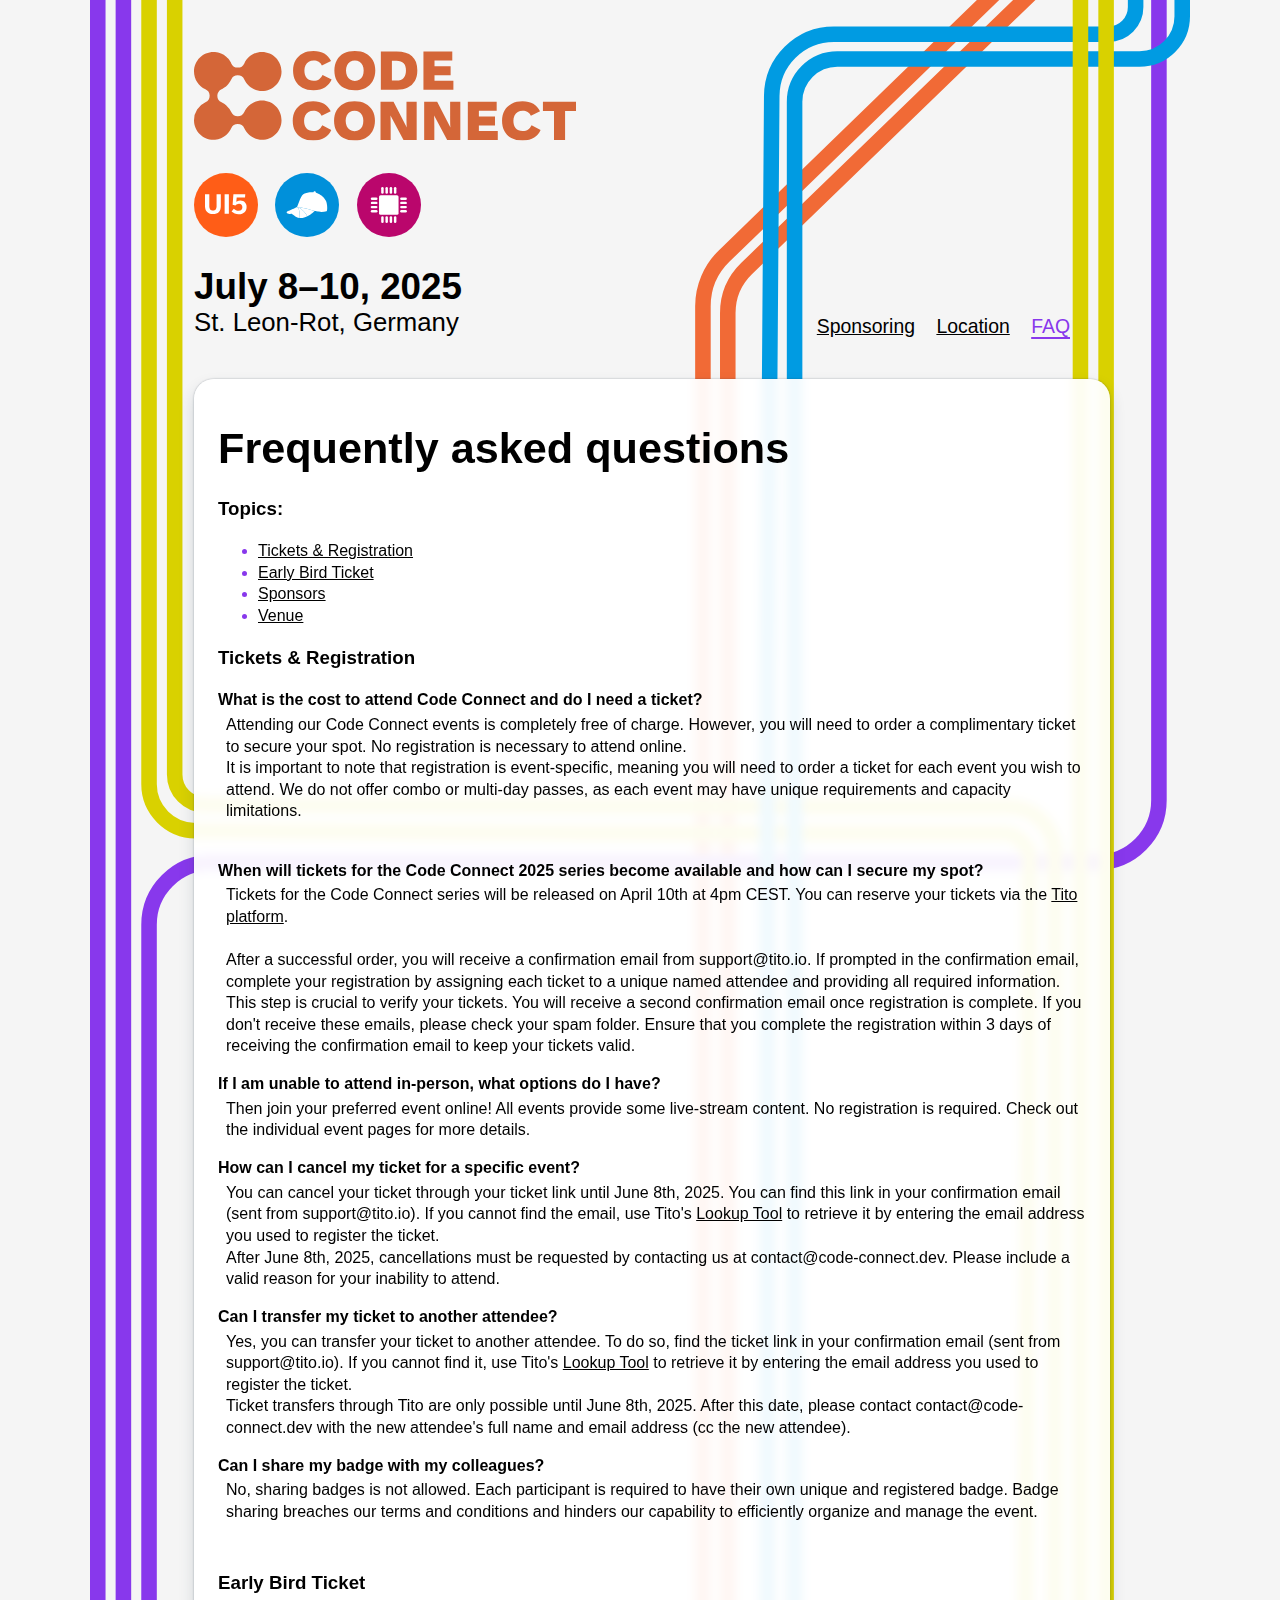
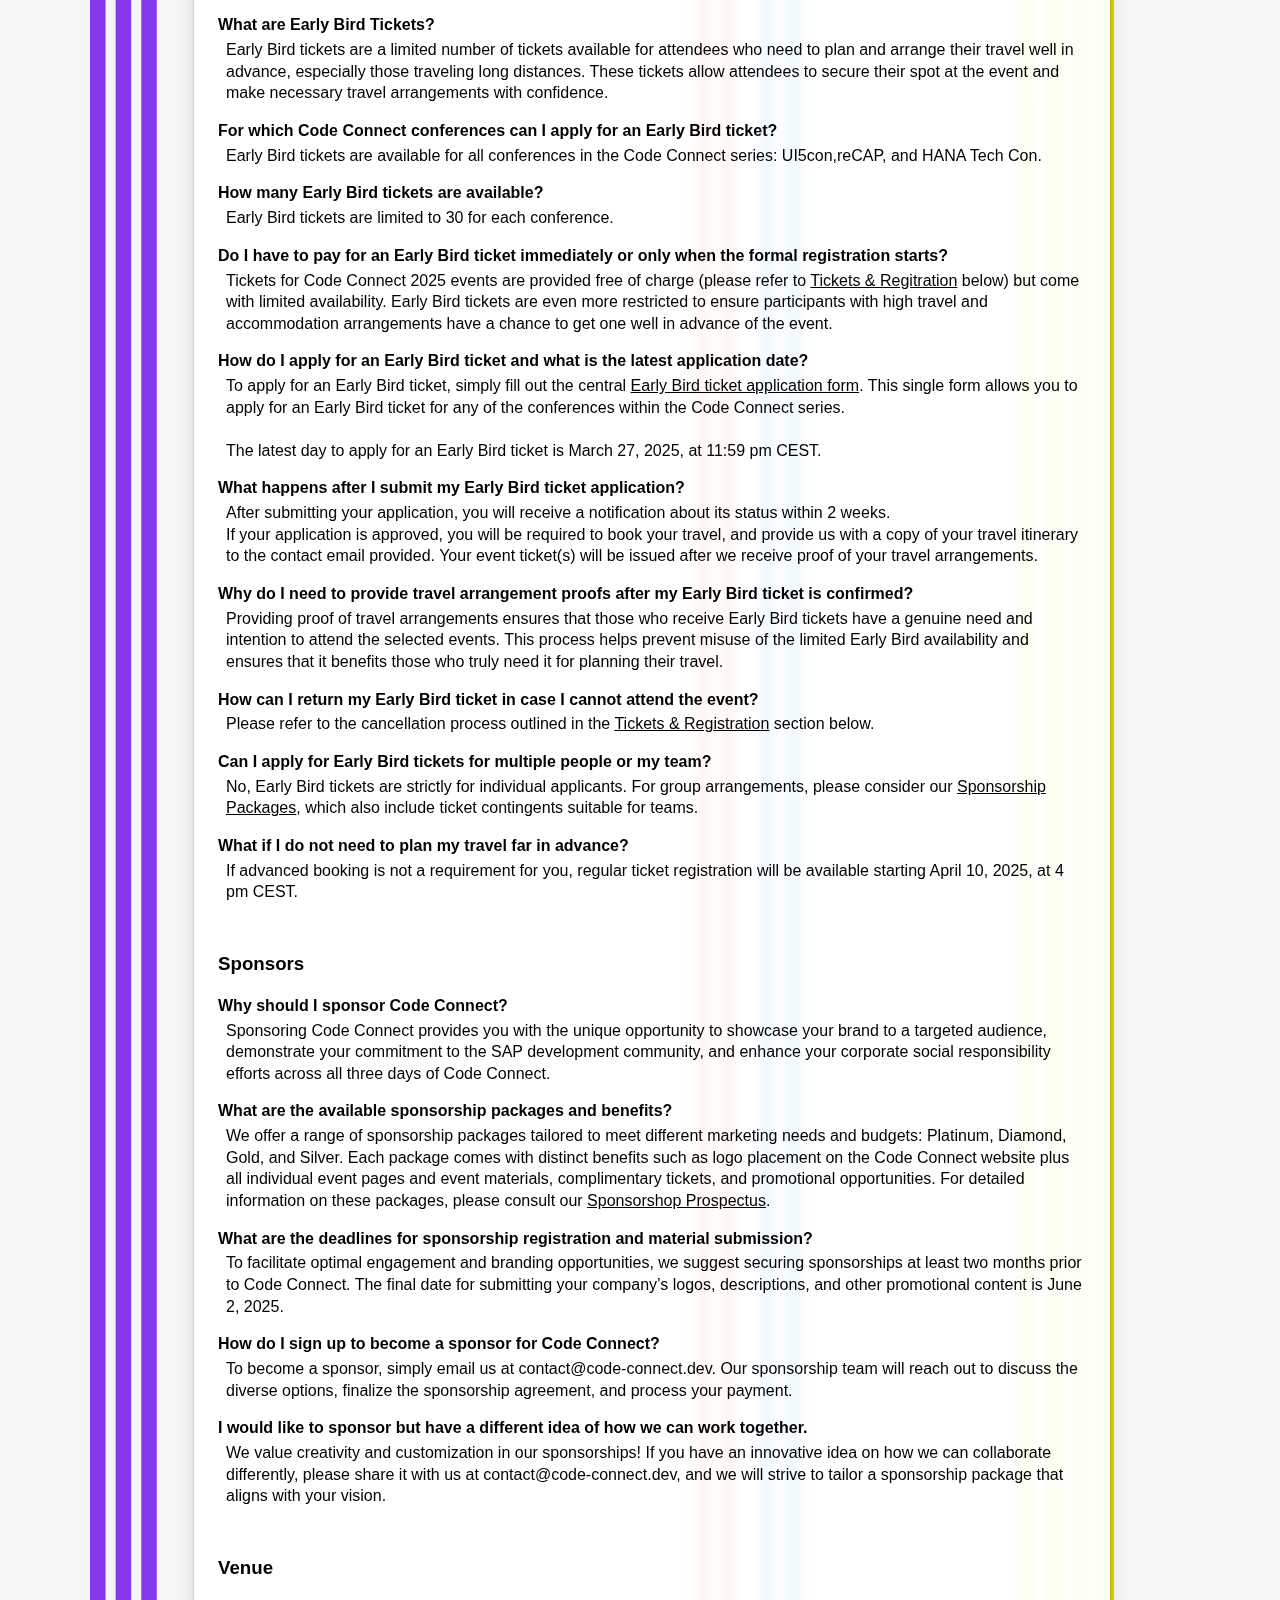
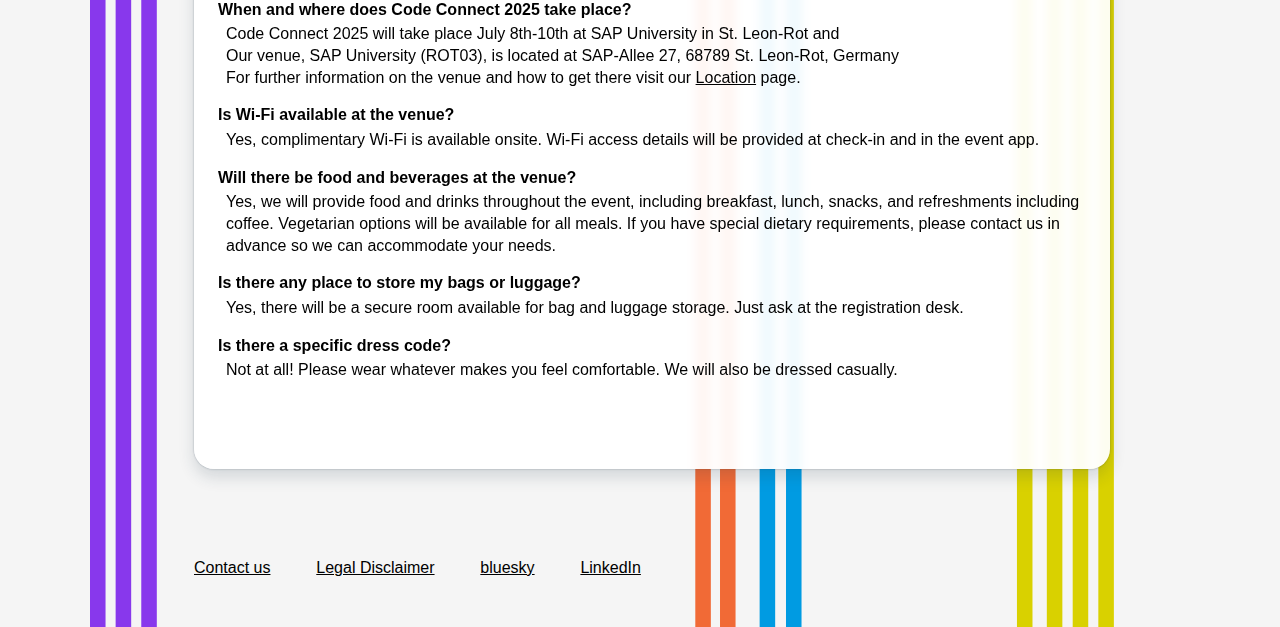
<file: faq.html>
<!DOCTYPE html>
<html lang="en">

<head>
	<meta charset="utf-8" />
	<meta name="viewport" content="width=device-width, initial-scale=1" />
	<title>Code Connect 2025 - FAQ</title>
	<meta name="description"
		content="Join us for 4 consecutive days of groundbreaking conferences and events all under the banner of Code Connect! Same location, triple the insights, innovation, and networking opportunities." />
	<meta name="keywords"
		content="SAP, reCAP, Cloud, SAPCAP, OpenUI5, DevOps, SAPUI5, UI5con, UI5 Web Components, Web Components, Webcomponents, Open Source" />

		<meta property="twitter:card" content="summary" />
	<meta property="twitter:url" content="https://code-connect.dev/" />
	<meta property="twitter:title" content="Code Connect Conferences - July 8-10, 2025" />
	<meta property="twitter:description"
		content="Join us for 4 consecutive days of groundbreaking conferences and events all under the banner of Code Connect! Same location, triple the insights, innovation, and networking opportunities." />
	<meta property="twitter:image" content="images/share.png" />

	<meta property="og:title" content="Code Connect Conferences - July 8-10, 2025" />
	<meta property="og:description"
		content="Join us for 4 consecutive days of groundbreaking conferences and events all under the banner of Code Connect! Same location, triple the insights, innovation, and networking opportunities." />
	<meta property="og:image" content="images/share.png" />
	<meta name="robots" content="index, follow" />
	<meta name="theme-color" content="#8838EC">

	<link rel="apple-touch-icon" href="images/codeconnect-ico.png" />
	<link rel="icon" type="image/svg+xml" href="images/favicon.svg" />
	<link rel="icon" sizes="any" href="images/codeconnect-ico.png" />

	<link rel="preconnect" href="https://rsms.me/">
	<link rel="stylesheet" href="https://rsms.me/inter/inter.css">

	<!-- <link rel="icon" type="image/svg+xml" href="images/cap-logo.svg" /> -->
	<link rel="stylesheet" href="./css/common.css" />
</head>
<body>
	<div class="wrap">
		<header class="cc-header">
			<div class="cc-nav-wrap">
				<h1>
					<a href="index.html">
						<svg class="logo" xmlns="http://www.w3.org/2000/svg" fill="none" viewBox="0 0 209 49" aria-hidden="true">
							<g fill="var(--logo-color)" clip-path="url(#a)">
								<path d="M59.238 20.13c-1.681-.919-2.945-2.195-3.794-3.826-.849-1.631-1.272-3.51-1.272-5.637 0-2.128.458-4.037 1.375-5.644.916-1.608 2.22-2.846 3.912-3.716C61.15.437 63.124 0 65.382 0c2.376 0 4.34.463 5.894 1.387 1.553.925 2.778 2.297 3.676 4.117l-5 2.373a5.36 5.36 0 0 0-1.768-1.965c-.754-.51-1.67-.765-2.743-.765-1.006 0-1.89.227-2.655.683-.765.456-1.356 1.1-1.775 1.936-.42.837-.628 1.803-.628 2.9 0 1.74.42 3.117 1.264 4.131.843 1.014 2.098 1.52 3.763 1.52 1.243 0 2.268-.31 3.077-.933A6.034 6.034 0 0 0 70.32 13.1l4.94 2.552c-.72 1.72-1.881 3.128-3.484 4.22-1.603 1.094-3.725 1.64-6.367 1.64-2.435 0-4.493-.46-6.174-1.379l.002-.002ZM81.915 20.13c-1.681-.919-2.957-2.197-3.83-3.834-.873-1.637-1.31-3.513-1.31-5.63 0-2.116.45-4.05 1.346-5.658.897-1.607 2.189-2.843 3.875-3.71C83.683.434 85.68.002 87.986.002c2.307 0 4.284.439 5.96 1.314 1.676.875 2.963 2.116 3.861 3.724.897 1.607 1.346 3.483 1.346 5.629 0 2.146-.464 4.055-1.391 5.696-.927 1.642-2.236 2.91-3.928 3.805-1.69.896-3.651 1.343-5.879 1.343-2.347 0-4.36-.46-6.041-1.379l.001-.002Zm8.682-4.502c.725-.48 1.272-1.148 1.641-2.003.37-.855.555-1.843.555-2.96s-.2-2.047-.6-2.878c-.4-.83-.962-1.474-1.686-1.928-.725-.454-1.566-.683-2.522-.683-.957 0-1.832.227-2.566.683-.734.454-1.3 1.096-1.694 1.922-.394.825-.591 1.787-.591 2.884s.197 2.106.591 2.967c.395.86.957 1.528 1.687 2.002.73.475 1.578.713 2.545.713 1.035 0 1.915-.24 2.64-.72ZM102.188.311h8.652c3.668 0 6.468.846 8.401 2.536 1.932 1.692 2.899 4.277 2.899 7.758 0 2.245-.456 4.164-1.368 5.756a8.887 8.887 0 0 1-3.861 3.62c-1.661.82-3.592 1.23-5.79 1.23h-8.933V.312Zm8.652 15.858c1.665 0 2.931-.47 3.794-1.41.864-.939 1.294-2.305 1.294-4.094 0-1.789-.426-3.023-1.279-3.939-.853-.914-2.152-1.372-3.897-1.372h-2.514v10.814h2.604l-.002.001ZM125.485.311h15.782v4.896h-9.732v3.1h8.815v4.94h-8.815v3.04h10.338v4.926h-16.388V.311ZM59.06 47.62c-1.68-.92-2.945-2.196-3.794-3.827-.848-1.632-1.272-3.51-1.272-5.637s.458-4.037 1.375-5.644c.916-1.608 2.22-2.846 3.913-3.716 1.69-.87 3.665-1.306 5.923-1.306 2.375 0 4.34.463 5.893 1.387 1.554.925 2.778 2.297 3.676 4.117l-5 2.373a5.36 5.36 0 0 0-1.768-1.965c-.754-.51-1.669-.765-2.743-.765-1.006 0-1.89.227-2.655.683-.764.454-1.356 1.1-1.774 1.936-.42.837-.63 1.803-.63 2.9 0 1.74.422 3.117 1.265 4.131.843 1.014 2.098 1.52 3.764 1.52 1.243 0 2.267-.31 3.076-.933a6.034 6.034 0 0 0 1.834-2.285l4.94 2.552c-.72 1.72-1.881 3.128-3.484 4.22-1.602 1.094-3.725 1.64-6.366 1.64-2.436 0-4.494-.46-6.175-1.379l.002-.002ZM81.736 47.62c-1.68-.92-2.957-2.198-3.83-3.835-.872-1.637-1.31-3.513-1.31-5.63 0-2.116.45-4.05 1.346-5.658.897-1.607 2.189-2.843 3.876-3.71 1.686-.865 3.682-1.297 5.99-1.297 2.307 0 4.284.439 5.96 1.314 1.675.875 2.962 2.116 3.86 3.724.897 1.607 1.346 3.483 1.346 5.629 0 2.146-.464 4.055-1.391 5.696-.927 1.642-2.235 2.91-3.927 3.805-1.69.896-3.652 1.343-5.88 1.343-2.347 0-4.36-.46-6.041-1.379l.001-.002Zm8.682-4.502c.725-.48 1.273-1.148 1.642-2.003.37-.855.554-1.842.554-2.96 0-1.116-.2-2.046-.6-2.877-.4-.831-.962-1.474-1.686-1.928-.725-.455-1.566-.683-2.522-.683-.957 0-1.832.227-2.566.682-.734.455-1.3 1.096-1.693 1.922-.394.826-.592 1.788-.592 2.885 0 1.097.198 2.105.592 2.966.394.86.956 1.529 1.686 2.003.73.474 1.578.712 2.545.712 1.035 0 1.916-.24 2.64-.719ZM102.01 27.802h7.114l7.262 14.003c-.119-.88-.178-2.62-.178-5.222v-8.781h5.576v20.901h-7.203l-7.129-13.424c.078 1.939.118 3.91.118 5.92v7.506h-5.56V27.802ZM125.885 27.802h7.114l7.262 14.003c-.119-.88-.178-2.62-.178-5.222v-8.781h5.576v20.901h-7.203l-7.129-13.424c.078 1.939.118 3.91.118 5.92v7.506h-5.56V27.802ZM149.759 27.802h15.781v4.895h-9.732v3.1h8.816v4.94h-8.816v3.041h10.338v4.925h-16.387V27.802ZM173.538 47.62c-1.681-.92-2.945-2.196-3.794-3.827-.849-1.632-1.272-3.51-1.272-5.637s.458-4.037 1.375-5.644c.916-1.608 2.22-2.846 3.912-3.716 1.691-.87 3.665-1.306 5.923-1.306 2.376 0 4.341.463 5.894 1.387 1.553.925 2.778 2.297 3.676 4.117l-5 2.373a5.367 5.367 0 0 0-1.768-1.965c-.754-.51-1.669-.765-2.743-.765-1.006 0-1.891.227-2.655.683-.765.454-1.356 1.1-1.775 1.936-.419.837-.629 1.803-.629 2.9 0 1.74.421 3.117 1.265 4.131.843 1.014 2.098 1.52 3.763 1.52 1.243 0 2.268-.31 3.076-.933a6.039 6.039 0 0 0 1.835-2.285l4.94 2.552c-.72 1.72-1.881 3.128-3.484 4.22-1.603 1.094-3.725 1.64-6.367 1.64-2.435 0-4.493-.46-6.175-1.379l.003-.002ZM196.887 32.846h-6.049v-5.044H209v5.044h-6.05v15.857h-6.064V32.846h.001ZM37.217 27.13c-4.166 0-7.976 2.463-9.708 6.278a3.922 3.922 0 0 1-7.143 0 10.716 10.716 0 0 0-2.713-3.645l-.03-.025c-.184-.16-.375-.316-.57-.464l-.027-.019a10.939 10.939 0 0 0-.564-.394l-.07-.047c-.192-.122-.39-.24-.59-.35-.04-.024-.08-.045-.12-.066-.206-.111-.414-.217-.627-.314a3.935 3.935 0 0 1-2.298-3.583c0-1.543.898-2.943 2.298-3.582.213-.098.42-.203.625-.314l.124-.067a10.751 10.751 0 0 0 1.215-.788l.035-.026c.193-.145.38-.299.565-.458l.038-.033c1.142-1 2.07-2.236 2.707-3.641a3.922 3.922 0 0 1 7.143 0c1.732 3.815 5.543 6.278 9.708 6.278 5.877 0 10.658-4.795 10.658-10.689S43.094.491 37.217.491c-4.166 0-7.976 2.465-9.708 6.28a3.922 3.922 0 0 1-7.143 0c-.011-.025-.024-.047-.035-.071-.099-.213-.201-.421-.312-.626l-.008-.014c-.11-.2-.226-.396-.348-.588l-.08-.125a10.869 10.869 0 0 0-.912-1.204 10.864 10.864 0 0 0-1.038-1.035s-.002-.003-.004-.003A10.59 10.59 0 0 0 11.517.53l-.155-.012a10.255 10.255 0 0 0-.704-.025C4.78.492 0 5.287 0 11.182c0 4.177 2.457 7.999 6.26 9.736A3.935 3.935 0 0 1 8.558 24.5a3.935 3.935 0 0 1-2.298 3.582A10.73 10.73 0 0 0 0 37.82c0 5.894 4.781 10.69 10.658 10.69.237 0 .471-.011.704-.026l.155-.012a10.6 10.6 0 0 0 6.114-2.578 10.9 10.9 0 0 0 1.04-1.038 10.59 10.59 0 0 0 .989-1.327c.122-.193.24-.391.351-.593l.006-.008c.111-.206.214-.415.313-.628.01-.024.024-.045.034-.07a3.922 3.922 0 0 1 7.143 0c1.732 3.815 5.543 6.28 9.708 6.28 5.877 0 10.658-4.796 10.658-10.69 0-5.894-4.781-10.69-10.658-10.69h.002Z"/>
								<animate attributeName="fill" values="#FF5D17 ; #0090DA; #BA066C; #8838EC; #FF5D17" dur="20s" repeatCount="indefinite" />
							</g>
							<defs>
								<clipPath id="a">
									<path fill="#fff" d="M0 0h209v49H0z"/>
								</clipPath>
							</defs>
						</svg>
						<span class="sr-only">Code Connect 2025 Conferences</span>
					</a>
				</h1>

				<!-- <a class="cc-event-marker cc-event-marker-codeconnect" href="#codeconnect">
					<svg xmlns="http://www.w3.org/2000/svg" fill="none" viewBox="0 0 39 39" aria-hidden="true">
						<path fill="currentColor" d="M30.319 21.636a8.714 8.714 0 0 0-7.909 5.1 3.195 3.195 0 0 1-5.82 0 8.707 8.707 0 0 0-2.209-2.961l-.024-.02a9.144 9.144 0 0 0-.465-.377l-.022-.016a8.943 8.943 0 0 0-.459-.32l-.058-.038a8.87 8.87 0 0 0-.48-.285c-.032-.019-.066-.036-.098-.053a8.598 8.598 0 0 0-.51-.255 3.195 3.195 0 0 1 0-5.82c.173-.079.342-.165.509-.255.034-.018.067-.035.1-.054a8.834 8.834 0 0 0 .99-.64l.029-.02c.157-.119.31-.244.46-.373l.031-.027a8.723 8.723 0 0 0 2.206-2.957 3.195 3.195 0 0 1 5.82 0 8.714 8.714 0 0 0 7.908 5.1c4.787 0 8.682-3.896 8.682-8.683S35.107 0 30.319 0a8.714 8.714 0 0 0-7.909 5.1 3.195 3.195 0 0 1-5.82 0c-.008-.02-.019-.038-.027-.058a9.275 9.275 0 0 0-.254-.508l-.007-.012a8.748 8.748 0 0 0-.283-.477c-.022-.034-.042-.068-.065-.101-.21-.32-.44-.625-.688-.915l-.056-.063c-.262-.3-.544-.58-.845-.841l-.003-.002A8.64 8.64 0 0 0 9.382.03L9.256.02A8.38 8.38 0 0 0 8.682 0C3.895 0 0 3.895 0 8.682a8.714 8.714 0 0 0 5.1 7.908 3.195 3.195 0 0 1 0 5.82A8.714 8.714 0 0 0 0 30.318C0 35.105 3.895 39 8.682 39c.194 0 .385-.009.574-.02l.126-.01a8.648 8.648 0 0 0 4.98-2.094h.002c.3-.262.584-.544.846-.843.019-.02.036-.041.054-.062a8.599 8.599 0 0 0 1.038-1.498l.005-.006c.09-.167.174-.338.255-.51.008-.02.02-.037.028-.057a3.195 3.195 0 0 1 5.82 0 8.714 8.714 0 0 0 7.908 5.1C35.105 39 39 35.105 39 30.318c0-4.787-3.895-8.682-8.682-8.682Z"/>
					</svg>
				</a> -->
				<a class="cc-event-marker cc-event-marker-ui5con" href="index.html#ui5con">
					<svg xmlns="http://www.w3.org/2000/svg" fill="none" viewBox="0 0 324 155" aria-hidden="true">
						<path fill="currentColor" d="M.009 93.09V.004h33.64v92.522a42.2 42.2 0 0 0 6.845 25.54 25.603 25.603 0 0 0 9.805 6.853 25.694 25.694 0 0 0 11.864 1.662 24.526 24.526 0 0 0 11.608-1.658 24.408 24.408 0 0 0 9.487-6.854 40.217 40.217 0 0 0 6.844-25.543V0h33.072v93.09a92.269 92.269 0 0 1-3.422 24.975 51.031 51.031 0 0 1-11.403 19.302 43.025 43.025 0 0 1-19.386 11.918 81.447 81.447 0 0 1-27.371 3.973 81.447 81.447 0 0 1-27.371-3.973 47.589 47.589 0 0 1-18.913-11.964 47.29 47.29 0 0 1-11.309-19.253A74.384 74.384 0 0 1 .006 93.091h.003Zm152.816 57.898V.003H185.9v150.985h-33.075Zm54.17-17.029 17.111-21.567a68.945 68.945 0 0 0 17.104 11.349 52.19 52.19 0 0 0 20.526 4.542c10.264 0 17.676-2.269 22.241-7.38a27.559 27.559 0 0 0 6.841-19.298 27.245 27.245 0 0 0-6.844-19.864 24.25 24.25 0 0 0-8.857-5.862 24.339 24.339 0 0 0-10.53-1.518 33.596 33.596 0 0 0-14.825 3.404 39.876 39.876 0 0 0-13.117 10.787l-21.666-6.814 6.273-81.17h92.372l-1.708 24.41h-65.005l-2.85 34.058a49.29 49.29 0 0 1 11.403-6.811 60.745 60.745 0 0 1 19.386-2.838 53.641 53.641 0 0 1 21.102 3.972 42.036 42.036 0 0 1 15.623 10.469 41.773 41.773 0 0 1 9.465 16.21 50.87 50.87 0 0 1 2.851 20.432 61.331 61.331 0 0 1-3.994 22.14 51.673 51.673 0 0 1-11.974 17.026 64.268 64.268 0 0 1-18.816 11.352 75.337 75.337 0 0 1-25.088 3.973 81.533 81.533 0 0 1-32.501-5.676 119.006 119.006 0 0 1-24.523-15.326Z"/>
					</svg>
				</a>
				<a class="cc-event-marker cc-event-marker-recap" href="index.html#recap">
					<svg xmlns="http://www.w3.org/2000/svg" viewBox="0 -50 275 275" aria-hidden="true">
						<path fill="currentColor" d="M8.15 136.29s-10.4 5.84 2.75 13.34c11.7 6.67 25.76-.25 25.76-.25l-11.44-14.92-17.08 1.83ZM272.48 111.53c0 4.74-.23 9.05-.66 12.57-.58 4.78-1.51 8.09-2.67 9.01-.13.11-.26.19-.39.23-32.75 11.78-77.43.19-79.44-.34 0 0-64.36-22.43-115.94-26.43.08-.03.15-.07.23-.1-.17 0-.26.08-.42.08h-.04v-.02l21.14-54.54s2.47-7.4 8.01-15.7c4.69-7.05 11.58-14.74 21.07-19.11 7.23-3.3 16.15-5.31 25.03-6.54 5.76-.8 11.5-1.27 16.75-1.54h.09c7.86-.4 16.39-.78 16.39-.78.83-5.42 6.41-6.09 8.48-5.77 4.75.72 7.28 3.95 6.53 8.06 0 0 33.45 15.65 41.65 22.32 3.81 3.09 19.39 18.53 26.38 34.22A73.05 73.05 0 0 1 268.81 79c2.61 10.39 3.68 22.43 3.69 32.53Z"/>
						<path d="M189.31 133.01c-1.12 1.16-21.09 21.66-48.16 34.86-6.19-11.33-30.43-51.42-67.85-61.26.02 0 .05-.02.07-.03 51.58 4 115.94 26.43 115.94 26.43Z" fill="currentColor"/>
						<path d="M141.15 167.87c-9.91 4.83-20.77 8.68-32.01 10.24-6.29.88-12.69 1.03-19.1.24 1.48-19.04 2.1-58.81-16.79-71.71.02 0 .04-.02.06-.03 37.41 9.84 61.65 49.93 67.85 61.26Z" fill="currentColor"/>
						<path d="M90.03 178.36c-.86-.1-1.72-.23-2.58-.37-8.56-1.39-17.12-4.5-25.45-9.88-13.15-8.49-44.65-32.68-54.14-31.59h-.09l.12-.02c-1.16.14 17.7-8.44 36.8-17.03l-.16-.06h.29c4.04-1.82 8.09-3.64 11.96-5.38 6.2-2.78 11.94-5.36 16.46-7.39 18.9 12.9 18.28 52.68 16.79 71.71Z" fill="currentColor"/>
					</svg>
				</a>
				<a class="cc-event-marker cc-event-marker-hanaconf" href="index.html#hanaconf">
					<svg xmlns="http://www.w3.org/2000/svg" fill="none" viewBox="0 0 500 500" aria-hidden="true">
						<rect width="244" height="244" x="128" y="128" fill="currentColor" rx="20"/>
						<rect width="84" height="31" x="25" y="314" fill="currentColor" rx="15.5"/>
						<rect width="84" height="31" x="24" y="261" fill="currentColor" rx="15.5"/>
						<rect width="84" height="31" x="25" y="208" fill="currentColor" rx="15.5"/>
						<rect width="84" height="31" x="25" y="155" fill="currentColor" rx="15.5"/>
						<rect width="84" height="31" x="392" y="155" fill="currentColor" rx="15.5"/>
						<rect width="84" height="31" x="392" y="208" fill="currentColor" rx="15.5"/>
						<rect width="84" height="31" x="392" y="261" fill="currentColor" rx="15.5"/>
						<rect width="84" height="31" x="392" y="314" fill="currentColor" rx="15.5"/>
						<rect width="31" height="84" x="314" y="25" fill="currentColor" rx="15.5"/>
						<rect width="31" height="84" x="261" y="25" fill="currentColor" rx="15.5"/>
						<rect width="31" height="84" x="208" y="25" fill="currentColor" rx="15.5"/>
						<rect width="31" height="84" x="155" y="25" fill="currentColor" rx="15.5"/>
						<rect width="31" height="84" x="314" y="392" fill="currentColor" rx="15.5"/>
						<rect width="31" height="84" x="261" y="392" fill="currentColor" rx="15.5"/>
						<rect width="31" height="84" x="208" y="392" fill="currentColor" rx="15.5"/>
						<rect width="31" height="84" x="155" y="392" fill="currentColor" rx="15.5"/>
					  </svg>
				</a>

				<nav class="cc-nav">

					<time datetime="">
						July 8–10, 2025
						<span>St. Leon-Rot, Germany</span>
					</time>

					<ul aria-label="Main Navigation">
						<li>
							<a href="sponsoring.html">Sponsoring</a>
						</li>
						<li>
							<a href="location.html">Location</a>
						</li>
						<li>
							<a aria-current="page" href="faq.html">FAQ</a>
						</li>
					</ul>
				</nav>
			</div>

			<div class="cc-content-box">

				<h2>Frequently asked questions</h2>

				<h3>Topics:</h3>

				<ul>
					<li><a href="#tickets">Tickets & Registration</a></li>
					<li><a href="#earlybird">Early Bird Ticket</a></li>
					<li><a href="#sponsors">Sponsors</a></li>
					<li><a href="#venue">Venue</a></li>
				</ul>

				<h3 id="tickets">Tickets & Registration</h3>

				<dl>
					<dt>What is the cost to attend Code Connect and do I need a ticket? </dt>
					<dd>Attending our Code Connect events is completely free of charge. However, you will need to order a complimentary ticket to secure your spot. No registration is necessary to attend online.<br>
						It is important to note that registration is event-specific, meaning you will need to order a ticket for each event you wish to attend. We do not offer combo or multi-day passes, as each event may have unique requirements and capacity limitations.<br><br>
					</dd>

					<dt>When will tickets for the Code Connect 2025 series become available and how can I secure my spot? </dt>
					<dd>Tickets for the Code Connect series will be released on April 10th at 4pm CEST.
						You can reserve your tickets via the <a href="https://ti.to/code-connect/2025" hreflang="en" rel="external" target="_blank">Tito platform</a>.<br><br>
						After a successful order, you will receive a confirmation email from support@tito.io. If prompted in the confirmation email, complete your registration by assigning each ticket to a unique named attendee and providing all required information. This step is crucial to verify your tickets.
						You will receive a second confirmation email once registration is complete. If you don't receive these emails, please check your spam folder.
						Ensure that you complete the registration within 3 days of receiving the confirmation email to keep your tickets valid.</dd>

					<dt>If I am unable to attend in-person, what options do I have? </dt>
					<dd>Then join your preferred event online! All events provide some live-stream content.
						No registration is required. Check out the individual event pages for more details. </dd>

					<dt>How can I cancel my ticket for a specific event? </dt>
					<dd>You can cancel your ticket through your ticket link until June 8th, 2025. You can find this link in your confirmation email
						(sent from support@tito.io). If you cannot find the email, use Tito's <a href="https://lookup.tito.io/" hreflang="en" rel="external noreferrer noopener" target="_blank">Lookup Tool</a>
						to retrieve it by entering the email address you used to register the ticket.<br>
						After June 8th, 2025, cancellations must be requested by contacting us at contact@code-connect.dev. Please include a valid reason for your inability to attend.
					</dd>

					<dt>Can I transfer my ticket to another attendee? </dt>
					<dd>Yes, you can transfer your ticket to another attendee. To do so, find the ticket link in your
						confirmation email (sent from support@tito.io). If you cannot find it, use Tito's <a href="https://lookup.tito.io/" hreflang="en" rel="external noreferrer noopener" target="_blank">Lookup Tool</a> to
						retrieve it by entering the email address you used to register the ticket.<br>
						Ticket transfers through Tito are only possible until June 8th, 2025. After this date, please contact contact@code-connect.dev with the new attendee's full name and email address (cc the new attendee).
					</dd>

					<dt>Can I share my badge with my colleagues? </dt>
					<dd>No, sharing badges is not allowed. Each participant is required to have their own unique
						and registered badge. Badge sharing breaches our terms and conditions and hinders our
						capability to efficiently organize and manage the event. </dd>

				</dl>

				<h3 id="earlybird">Early Bird Ticket</h3>

				<dl>
					<dt>What are Early Bird Tickets?</dt>
					<dd>Early Bird tickets are a limited number of tickets available for attendees who need to plan
						and arrange their travel well in advance, especially those traveling long distances.
						These tickets allow attendees to secure their spot at the event and make necessary travel
						arrangements with confidence. </dd>

					<dt>For which Code Connect conferences can I apply for an Early Bird ticket?</dt>
					<dd>Early Bird tickets are available for all conferences in the Code Connect series: UI5con,reCAP,
						and HANA Tech Con. </dd>

					<dt>How many Early Bird tickets are available?</dt>
					<dd>Early Bird tickets are limited to 30 for each conference.</dd>

					<dt>Do I have to pay for an Early Bird ticket immediately or only when the formal registration
						starts? </dt>
					<dd>Tickets for Code Connect 2025 events are provided free of charge (please refer to <a
							href="#tickets">Tickets & Regitration</a> below)
						but come with limited availability. Early Bird tickets are even more restricted to ensure
						participants with
						high travel and accommodation arrangements have a chance to get one well in advance of the
						event. </dd>

					<dt>How do I apply for an Early Bird ticket and what is the latest application date?</dt>
					<dd>To apply for an Early Bird ticket, simply fill out the central
						<a href="https://forms.gle/m5nopTFp1q8bxzQ37" target="_blank" hreflang="en"
							rel="noopener noreferrer"
							title="Click to open Early Bird ticket application form. Opens in a new window.">Early Bird
							ticket application form</a>.
						This single form allows you to apply for an Early Bird ticket for any of the conferences within
						the Code Connect series.<br><br>
						The latest day to apply for an Early Bird ticket is March 27, 2025, at
						11:59 pm CEST. </dd>

					<dt>What happens after I submit my Early Bird ticket application?</dt>
					<dd>After submitting your application, you will receive a notification about its status within 2
						weeks.<br>
						If your application is approved, you will be required to book your travel, and provide us with a
						copy of your travel itinerary to the contact email provided. Your event ticket(s) will be issued
						after we receive proof of your travel arrangements. </dd>

					<dt>Why do I need to provide travel arrangement proofs after my Early Bird ticket is confirmed?
					</dt>
					<dd>Providing proof of travel arrangements ensures that those who receive Early Bird tickets have a
						genuine need and intention to attend the selected events. This process helps prevent
						misuse of the limited Early Bird availability and ensures that it benefits those who truly
						need it for planning their travel. </dd>

					<dt>How can I return my Early Bird ticket in case I cannot attend the event? </dt>
					<dd>Please refer to the cancellation process outlined in the <a href="#tickets">Tickets &
							Registration</a> section below. </dd>

					<dt>Can I apply for Early Bird tickets for multiple people or my team?</dt>
					<dd>No, Early Bird tickets are strictly for individual applicants. For group arrangements,
						please consider our
						<a href="https://cap.cloud.sap/resources/events/Code_Connect_2025_Sponsor_Packages.pdf" target="_blank" download="CodeConnect-2025-sponsorship-prospectus.pdf">Sponsorship Packages</a>, which also include ticket contingents suitable for teams. </dd>

					<dt>What if I do not need to plan my travel far in advance? </dt>
					<dd>If advanced booking is not a requirement for you, regular ticket registration will be available
						starting April 10, 2025, at 4 pm CEST. </dd>
				</dl>

				<h3 id="sponsors">Sponsors</h3>

				<dl>
					<dt>Why should I sponsor Code Connect? </dt>
					<dd>Sponsoring Code Connect provides you with the unique opportunity to showcase your brand to a
						targeted audience, demonstrate your commitment to the SAP development community, and enhance your
						corporate social responsibility efforts across all three days of Code Connect. </dd>

					<dt>What are the available sponsorship packages and benefits? </dt>
					<dd>We offer a range of sponsorship packages tailored to meet different marketing needs and budgets:
						Platinum, Diamond, Gold, and Silver. Each package comes with distinct benefits such as
						logo placement on the Code Connect website plus all individual event pages and event
						materials, complimentary tickets, and promotional opportunities. For detailed information
						on these packages, please consult our <a href="https://cap.cloud.sap/resources/events/Code_Connect_2025_Sponsor_Packages.pdf" target="_blank" download="CodeConnect-2025-sponsorship-prospectus.pdf">Sponsorshop Prospectus</a>.
					</dd>

					<dt>What are the deadlines for sponsorship registration and material submission? </dt>
					<dd>To facilitate optimal engagement and branding opportunities, we suggest securing sponsorships
						at least two months prior to Code Connect. The final date for submitting your company’s
						logos, descriptions, and other promotional content is June 2, 2025. </dd>

					<dt>How do I sign up to become a sponsor for Code Connect? </dt>
					<dd>To become a sponsor, simply email us at contact@code-connect.dev. Our sponsorship team will
						reach out to discuss the diverse options, finalize the sponsorship agreement, and process
						your payment. </dd>

					<dt>I would like to sponsor but have a different idea of how we can work together. </dt>
					<dd>We value creativity and customization in our sponsorships! If you have an innovative
						idea on how we can collaborate differently, please share it with us at
						contact@code-connect.dev, and we will strive to tailor a sponsorship package that
						aligns with your vision. </dd>
				</dl>

				<h3 id="venue">Venue</h3>

				<dl>
					<dt>When and where does Code Connect 2025 take place? </dt>
					<dd>Code Connect 2025 will take place July 8th-10th at SAP University in St. Leon-Rot and<br>
						Our venue, SAP University (ROT03), is located at SAP-Allee 27, 68789 St. Leon-Rot, Germany
						<br>
						For further information on the venue and how to get there visit our <a href="location.html">Location</a> page. </dd>

					<dt>Is Wi-Fi available at the venue? </dt>
					<dd>Yes, complimentary Wi-Fi is available onsite. Wi-Fi access details will be provided at
						check-in and in the event app. </dd>

					<dt>Will there be food and beverages at the venue? </dt>
					<dd>Yes, we will provide food and drinks throughout the event, including breakfast, lunch, snacks,
						and refreshments including coffee. Vegetarian options will be available for all meals.
						If you have special dietary requirements, please contact us in advance so we can accommodate your needs. </dd>

					<dt>Is there any place to store my bags or luggage? </dt>
					<dd>Yes, there will be a secure room available for bag and luggage storage. Just ask at the registration
						desk. </dd>

					<dt>Is there a specific dress code? </dt>
					<dd>Not at all! Please wear whatever makes you feel comfortable. We will also be dressed casually. </dd>
				</dl>

		</header>

		<main>

		<!-- <section class="infos">
			<div class="cc-teaser cc-sponsors cc-content-box">
				<div class="cc-teaser-head">
					<a class="cc-event-marker cc-event-marker-codeconnect" name="codeconnect" id="codeconnect">
						<svg xmlns="http://www.w3.org/2000/svg" fill="none" viewBox="0 0 37 33" aria-hidden="true">
							<path fill="#fff" d="M18.5 33c-.469 0-.89-.188-1.266-.563L3.524 18.517a10.147 10.147 0 0 1-2.25-3.375A11.057 11.057 0 0 1 .5 11.062c0-1.406.258-2.742.773-4.007.563-1.313 1.313-2.438 2.25-3.375a11.134 11.134 0 0 1 3.235-2.25C8.023.867 9.383.586 10.836.586c1.781 0 3.305.422 4.57 1.266 1.266.796 2.297 1.71 3.094 2.742.797-1.078 1.828-2.016 3.094-2.813C22.859.984 24.383.586 26.164.586c1.453 0 2.79.281 4.008.844a10.863 10.863 0 0 1 3.305 2.25c.937.937 1.664 2.062 2.18 3.375a9.757 9.757 0 0 1 .843 4.008c0 1.406-.258 2.765-.773 4.078a10.149 10.149 0 0 1-2.25 3.375L19.766 32.438c-.282.374-.703.562-1.266.562ZM10.836 4.172c-.938 0-1.828.187-2.672.562-.797.375-1.5.891-2.11 1.547a7.157 7.157 0 0 0-1.476 2.18 6.767 6.767 0 0 0-.492 2.601c0 .938.164 1.829.492 2.672.328.844.82 1.594 1.477 2.25L18.5 28.641l12.445-12.657a6.47 6.47 0 0 0 1.477-2.25 7.307 7.307 0 0 0 .492-2.671c0-.938-.187-1.805-.562-2.602a6.24 6.24 0 0 0-1.407-2.18 6.032 6.032 0 0 0-4.64-2.11c-1.5 0-2.79.47-3.867 1.407-1.032.89-1.711 1.875-2.04 2.953-.375 1.172-1.007 1.758-1.898 1.758a1.78 1.78 0 0 1-1.055-.351c-.328-.235-.539-.516-.633-.844 0-.094-.117-.399-.351-.914-.188-.516-.516-1.055-.984-1.617-.47-.61-1.079-1.149-1.829-1.618-.75-.515-1.687-.773-2.812-.773Z"/>
						</svg>
					</a>
					<h2>Our sponsors</h2>
				</div>
				<div class="cc-teaser-content">

					<a href="#" target="_blank" hreflang="en" rel="noopener noreferrer"
						 title="...">Become a sponsor</a>
				</div>
			</div>
		</section> -->

		</main>

		<footer>
			<div>
				<a href="mailto:contact@code-connect.dev?subject=[CodeConnect 2025] Question" target="_blank" rel="noopener noreferrer" title="contact us via mail">
					Contact us
				</a>
				<a href="https://www.computerservice-wolf.com/impressum.html">Legal Disclaimer</a>

				<a href="https://bsky.app/profile/code-connect.bsky.social">bluesky</a>

				<a href="https://linkedin.com/company/code-connect-dev">LinkedIn</a>
			</div>
		</footer>
	</div>

</body>

</html>
</file>
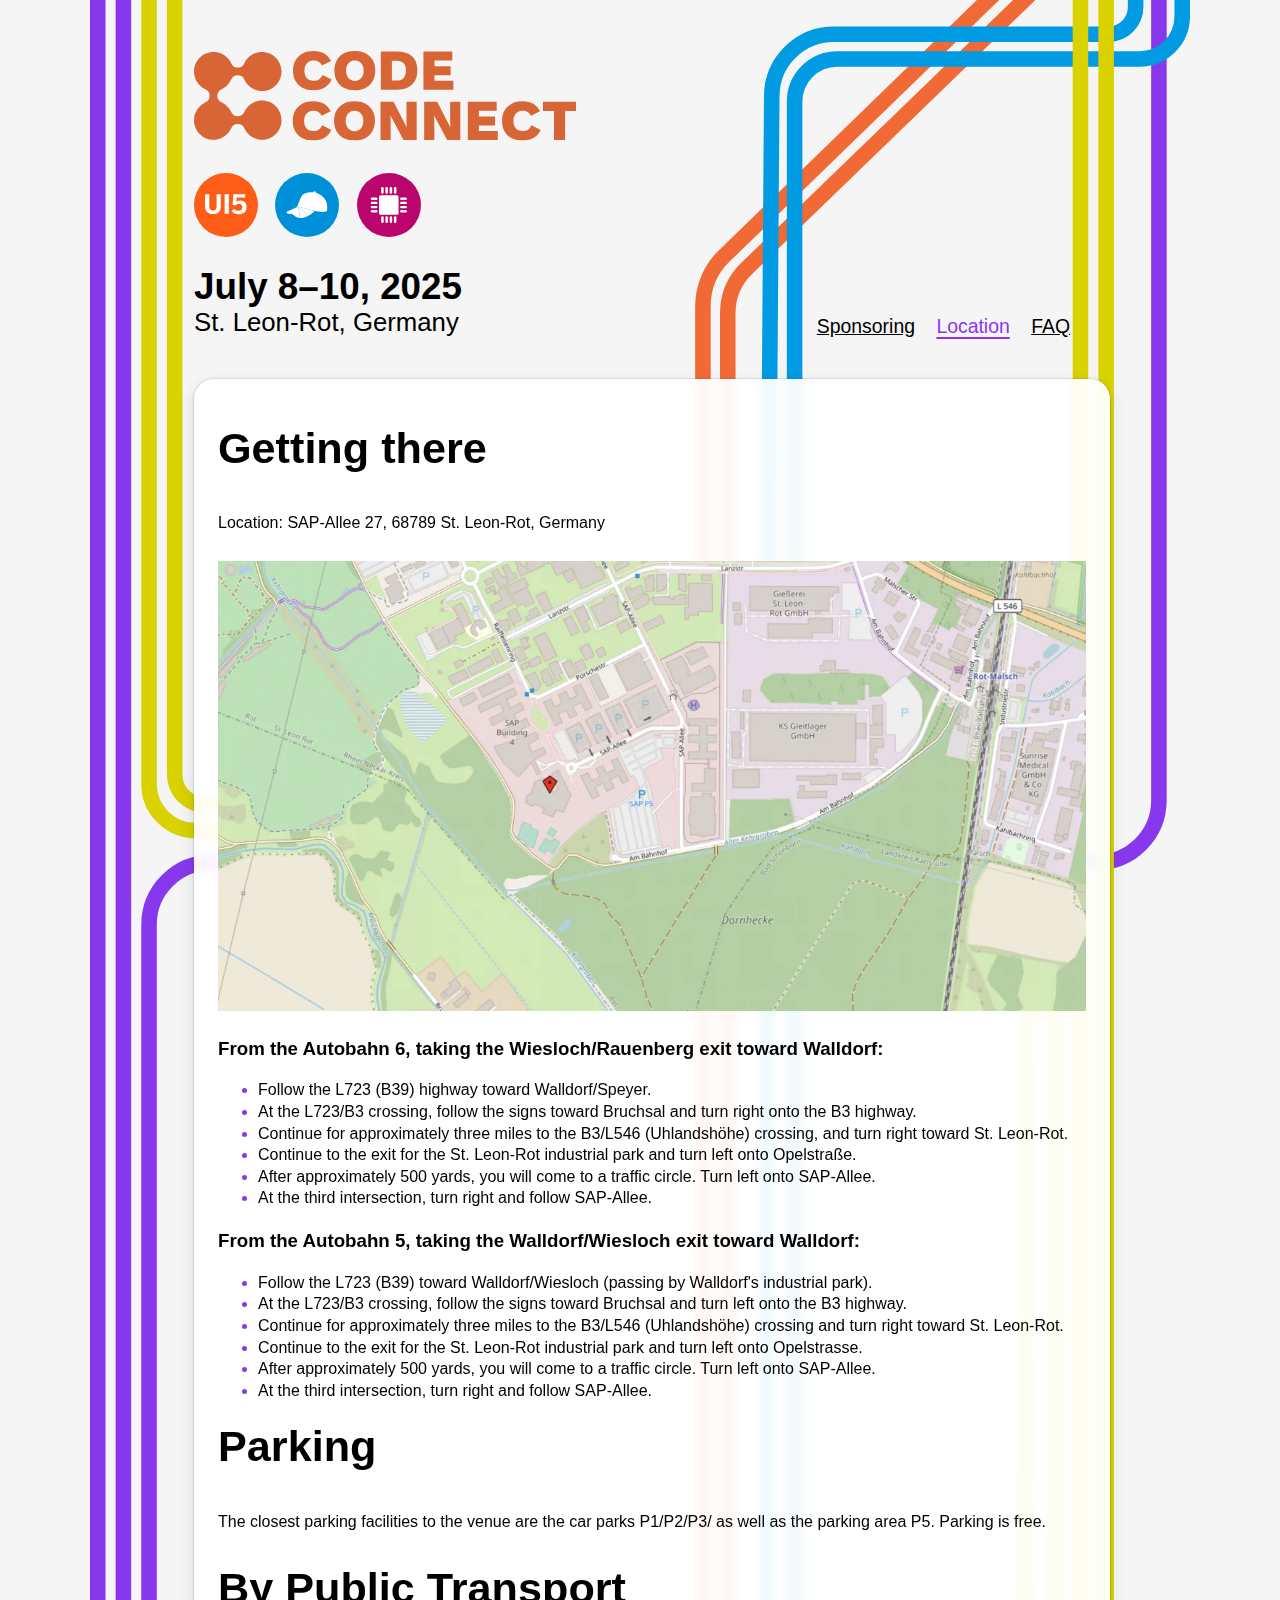
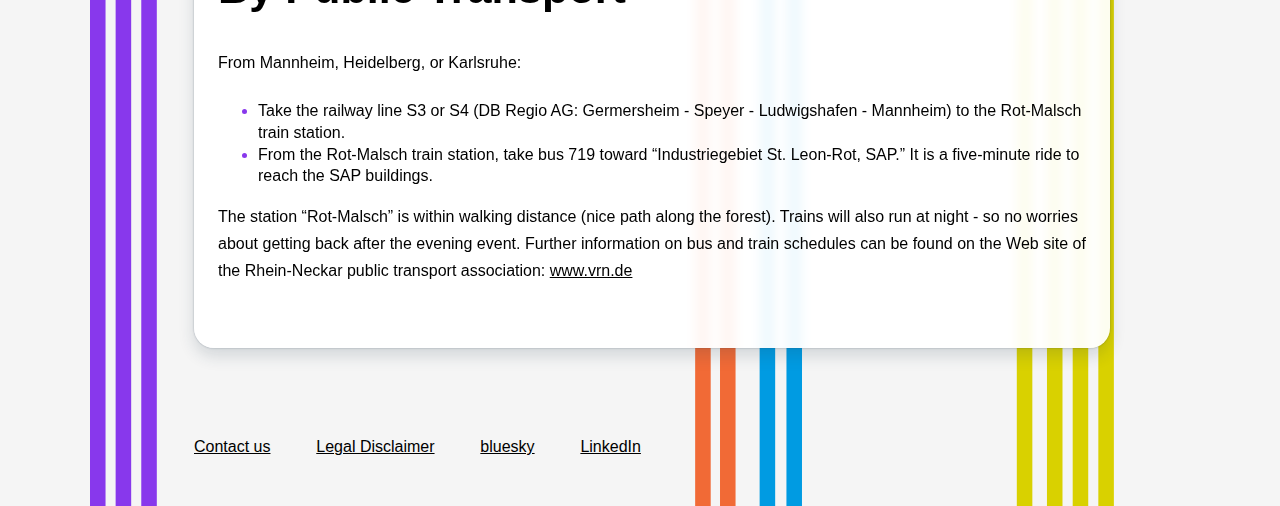
<file: location.html>
<!DOCTYPE html>
<html lang="en">

<head>
	<meta charset="utf-8" />
	<meta name="viewport" content="width=device-width, initial-scale=1" />
	<title>Code Connect 2025 - Location</title>
	<meta name="description"
		content="Join us for 4 consecutive days of groundbreaking conferences and events all under the banner of Code Connect! Same location, triple the insights, innovation, and networking opportunities." />
	<meta name="keywords"
		content="SAP, reCAP, Cloud, SAPCAP, OpenUI5, DevOps, SAPUI5, UI5con, UI5 Web Components, Web Components, Webcomponents, Open Source" />

		<meta property="twitter:card" content="summary" />
	<meta property="twitter:url" content="https://code-connect.dev/" />
	<meta property="twitter:title" content="Code Connect Conferences - July 8-10, 2025" />
	<meta property="twitter:description"
		content="Join us for 4 consecutive days of groundbreaking conferences and events all under the banner of Code Connect! Same location, triple the insights, innovation, and networking opportunities." />
	<meta property="twitter:image" content="images/share.png" />

	<meta property="og:title" content="Code Connect Conferences - July 8-10, 2025" />
	<meta property="og:description"
		content="Join us for 4 consecutive days of groundbreaking conferences and events all under the banner of Code Connect! Same location, triple the insights, innovation, and networking opportunities." />
	<meta property="og:image" content="images/share.png" />
	<meta name="robots" content="index, follow" />
	<meta name="theme-color" content="#8838EC">

	<link rel="apple-touch-icon" href="images/codeconnect-ico.png" />
	<link rel="icon" type="image/svg+xml" href="images/favicon.svg" />
	<link rel="icon" sizes="any" href="images/codeconnect-ico.png" />

	<link rel="preconnect" href="https://rsms.me/">
	<link rel="stylesheet" href="https://rsms.me/inter/inter.css">

	<!-- <link rel="icon" type="image/svg+xml" href="images/cap-logo.svg" /> -->
	<link rel="stylesheet" href="./css/common.css" />
</head>
<body>
	<div class="wrap">
		<header class="cc-header">
			<div class="cc-nav-wrap">
				<h1>
					<a href="index.html">
						<svg class="logo" xmlns="http://www.w3.org/2000/svg" fill="none" viewBox="0 0 209 49" aria-hidden="true">
							<g fill="var(--logo-color)" clip-path="url(#a)">
								<path d="M59.238 20.13c-1.681-.919-2.945-2.195-3.794-3.826-.849-1.631-1.272-3.51-1.272-5.637 0-2.128.458-4.037 1.375-5.644.916-1.608 2.22-2.846 3.912-3.716C61.15.437 63.124 0 65.382 0c2.376 0 4.34.463 5.894 1.387 1.553.925 2.778 2.297 3.676 4.117l-5 2.373a5.36 5.36 0 0 0-1.768-1.965c-.754-.51-1.67-.765-2.743-.765-1.006 0-1.89.227-2.655.683-.765.456-1.356 1.1-1.775 1.936-.42.837-.628 1.803-.628 2.9 0 1.74.42 3.117 1.264 4.131.843 1.014 2.098 1.52 3.763 1.52 1.243 0 2.268-.31 3.077-.933A6.034 6.034 0 0 0 70.32 13.1l4.94 2.552c-.72 1.72-1.881 3.128-3.484 4.22-1.603 1.094-3.725 1.64-6.367 1.64-2.435 0-4.493-.46-6.174-1.379l.002-.002ZM81.915 20.13c-1.681-.919-2.957-2.197-3.83-3.834-.873-1.637-1.31-3.513-1.31-5.63 0-2.116.45-4.05 1.346-5.658.897-1.607 2.189-2.843 3.875-3.71C83.683.434 85.68.002 87.986.002c2.307 0 4.284.439 5.96 1.314 1.676.875 2.963 2.116 3.861 3.724.897 1.607 1.346 3.483 1.346 5.629 0 2.146-.464 4.055-1.391 5.696-.927 1.642-2.236 2.91-3.928 3.805-1.69.896-3.651 1.343-5.879 1.343-2.347 0-4.36-.46-6.041-1.379l.001-.002Zm8.682-4.502c.725-.48 1.272-1.148 1.641-2.003.37-.855.555-1.843.555-2.96s-.2-2.047-.6-2.878c-.4-.83-.962-1.474-1.686-1.928-.725-.454-1.566-.683-2.522-.683-.957 0-1.832.227-2.566.683-.734.454-1.3 1.096-1.694 1.922-.394.825-.591 1.787-.591 2.884s.197 2.106.591 2.967c.395.86.957 1.528 1.687 2.002.73.475 1.578.713 2.545.713 1.035 0 1.915-.24 2.64-.72ZM102.188.311h8.652c3.668 0 6.468.846 8.401 2.536 1.932 1.692 2.899 4.277 2.899 7.758 0 2.245-.456 4.164-1.368 5.756a8.887 8.887 0 0 1-3.861 3.62c-1.661.82-3.592 1.23-5.79 1.23h-8.933V.312Zm8.652 15.858c1.665 0 2.931-.47 3.794-1.41.864-.939 1.294-2.305 1.294-4.094 0-1.789-.426-3.023-1.279-3.939-.853-.914-2.152-1.372-3.897-1.372h-2.514v10.814h2.604l-.002.001ZM125.485.311h15.782v4.896h-9.732v3.1h8.815v4.94h-8.815v3.04h10.338v4.926h-16.388V.311ZM59.06 47.62c-1.68-.92-2.945-2.196-3.794-3.827-.848-1.632-1.272-3.51-1.272-5.637s.458-4.037 1.375-5.644c.916-1.608 2.22-2.846 3.913-3.716 1.69-.87 3.665-1.306 5.923-1.306 2.375 0 4.34.463 5.893 1.387 1.554.925 2.778 2.297 3.676 4.117l-5 2.373a5.36 5.36 0 0 0-1.768-1.965c-.754-.51-1.669-.765-2.743-.765-1.006 0-1.89.227-2.655.683-.764.454-1.356 1.1-1.774 1.936-.42.837-.63 1.803-.63 2.9 0 1.74.422 3.117 1.265 4.131.843 1.014 2.098 1.52 3.764 1.52 1.243 0 2.267-.31 3.076-.933a6.034 6.034 0 0 0 1.834-2.285l4.94 2.552c-.72 1.72-1.881 3.128-3.484 4.22-1.602 1.094-3.725 1.64-6.366 1.64-2.436 0-4.494-.46-6.175-1.379l.002-.002ZM81.736 47.62c-1.68-.92-2.957-2.198-3.83-3.835-.872-1.637-1.31-3.513-1.31-5.63 0-2.116.45-4.05 1.346-5.658.897-1.607 2.189-2.843 3.876-3.71 1.686-.865 3.682-1.297 5.99-1.297 2.307 0 4.284.439 5.96 1.314 1.675.875 2.962 2.116 3.86 3.724.897 1.607 1.346 3.483 1.346 5.629 0 2.146-.464 4.055-1.391 5.696-.927 1.642-2.235 2.91-3.927 3.805-1.69.896-3.652 1.343-5.88 1.343-2.347 0-4.36-.46-6.041-1.379l.001-.002Zm8.682-4.502c.725-.48 1.273-1.148 1.642-2.003.37-.855.554-1.842.554-2.96 0-1.116-.2-2.046-.6-2.877-.4-.831-.962-1.474-1.686-1.928-.725-.455-1.566-.683-2.522-.683-.957 0-1.832.227-2.566.682-.734.455-1.3 1.096-1.693 1.922-.394.826-.592 1.788-.592 2.885 0 1.097.198 2.105.592 2.966.394.86.956 1.529 1.686 2.003.73.474 1.578.712 2.545.712 1.035 0 1.916-.24 2.64-.719ZM102.01 27.802h7.114l7.262 14.003c-.119-.88-.178-2.62-.178-5.222v-8.781h5.576v20.901h-7.203l-7.129-13.424c.078 1.939.118 3.91.118 5.92v7.506h-5.56V27.802ZM125.885 27.802h7.114l7.262 14.003c-.119-.88-.178-2.62-.178-5.222v-8.781h5.576v20.901h-7.203l-7.129-13.424c.078 1.939.118 3.91.118 5.92v7.506h-5.56V27.802ZM149.759 27.802h15.781v4.895h-9.732v3.1h8.816v4.94h-8.816v3.041h10.338v4.925h-16.387V27.802ZM173.538 47.62c-1.681-.92-2.945-2.196-3.794-3.827-.849-1.632-1.272-3.51-1.272-5.637s.458-4.037 1.375-5.644c.916-1.608 2.22-2.846 3.912-3.716 1.691-.87 3.665-1.306 5.923-1.306 2.376 0 4.341.463 5.894 1.387 1.553.925 2.778 2.297 3.676 4.117l-5 2.373a5.367 5.367 0 0 0-1.768-1.965c-.754-.51-1.669-.765-2.743-.765-1.006 0-1.891.227-2.655.683-.765.454-1.356 1.1-1.775 1.936-.419.837-.629 1.803-.629 2.9 0 1.74.421 3.117 1.265 4.131.843 1.014 2.098 1.52 3.763 1.52 1.243 0 2.268-.31 3.076-.933a6.039 6.039 0 0 0 1.835-2.285l4.94 2.552c-.72 1.72-1.881 3.128-3.484 4.22-1.603 1.094-3.725 1.64-6.367 1.64-2.435 0-4.493-.46-6.175-1.379l.003-.002ZM196.887 32.846h-6.049v-5.044H209v5.044h-6.05v15.857h-6.064V32.846h.001ZM37.217 27.13c-4.166 0-7.976 2.463-9.708 6.278a3.922 3.922 0 0 1-7.143 0 10.716 10.716 0 0 0-2.713-3.645l-.03-.025c-.184-.16-.375-.316-.57-.464l-.027-.019a10.939 10.939 0 0 0-.564-.394l-.07-.047c-.192-.122-.39-.24-.59-.35-.04-.024-.08-.045-.12-.066-.206-.111-.414-.217-.627-.314a3.935 3.935 0 0 1-2.298-3.583c0-1.543.898-2.943 2.298-3.582.213-.098.42-.203.625-.314l.124-.067a10.751 10.751 0 0 0 1.215-.788l.035-.026c.193-.145.38-.299.565-.458l.038-.033c1.142-1 2.07-2.236 2.707-3.641a3.922 3.922 0 0 1 7.143 0c1.732 3.815 5.543 6.278 9.708 6.278 5.877 0 10.658-4.795 10.658-10.689S43.094.491 37.217.491c-4.166 0-7.976 2.465-9.708 6.28a3.922 3.922 0 0 1-7.143 0c-.011-.025-.024-.047-.035-.071-.099-.213-.201-.421-.312-.626l-.008-.014c-.11-.2-.226-.396-.348-.588l-.08-.125a10.869 10.869 0 0 0-.912-1.204 10.864 10.864 0 0 0-1.038-1.035s-.002-.003-.004-.003A10.59 10.59 0 0 0 11.517.53l-.155-.012a10.255 10.255 0 0 0-.704-.025C4.78.492 0 5.287 0 11.182c0 4.177 2.457 7.999 6.26 9.736A3.935 3.935 0 0 1 8.558 24.5a3.935 3.935 0 0 1-2.298 3.582A10.73 10.73 0 0 0 0 37.82c0 5.894 4.781 10.69 10.658 10.69.237 0 .471-.011.704-.026l.155-.012a10.6 10.6 0 0 0 6.114-2.578 10.9 10.9 0 0 0 1.04-1.038 10.59 10.59 0 0 0 .989-1.327c.122-.193.24-.391.351-.593l.006-.008c.111-.206.214-.415.313-.628.01-.024.024-.045.034-.07a3.922 3.922 0 0 1 7.143 0c1.732 3.815 5.543 6.28 9.708 6.28 5.877 0 10.658-4.796 10.658-10.69 0-5.894-4.781-10.69-10.658-10.69h.002Z"/>
								<animate attributeName="fill" values="#FF5D17 ; #0090DA; #BA066C; #8838EC; #FF5D17" dur="20s" repeatCount="indefinite" />
							</g>
							<defs>
								<clipPath id="a">
									<path fill="#fff" d="M0 0h209v49H0z"/>
								</clipPath>
							</defs>
						</svg>
						<span class="sr-only">Code Connect 2025 Conferences</span>
					</a>
				</h1>

				<!-- <a class="cc-event-marker cc-event-marker-codeconnect" href="#codeconnect">
					<svg xmlns="http://www.w3.org/2000/svg" fill="none" viewBox="0 0 39 39" aria-hidden="true">
						<path fill="currentColor" d="M30.319 21.636a8.714 8.714 0 0 0-7.909 5.1 3.195 3.195 0 0 1-5.82 0 8.707 8.707 0 0 0-2.209-2.961l-.024-.02a9.144 9.144 0 0 0-.465-.377l-.022-.016a8.943 8.943 0 0 0-.459-.32l-.058-.038a8.87 8.87 0 0 0-.48-.285c-.032-.019-.066-.036-.098-.053a8.598 8.598 0 0 0-.51-.255 3.195 3.195 0 0 1 0-5.82c.173-.079.342-.165.509-.255.034-.018.067-.035.1-.054a8.834 8.834 0 0 0 .99-.64l.029-.02c.157-.119.31-.244.46-.373l.031-.027a8.723 8.723 0 0 0 2.206-2.957 3.195 3.195 0 0 1 5.82 0 8.714 8.714 0 0 0 7.908 5.1c4.787 0 8.682-3.896 8.682-8.683S35.107 0 30.319 0a8.714 8.714 0 0 0-7.909 5.1 3.195 3.195 0 0 1-5.82 0c-.008-.02-.019-.038-.027-.058a9.275 9.275 0 0 0-.254-.508l-.007-.012a8.748 8.748 0 0 0-.283-.477c-.022-.034-.042-.068-.065-.101-.21-.32-.44-.625-.688-.915l-.056-.063c-.262-.3-.544-.58-.845-.841l-.003-.002A8.64 8.64 0 0 0 9.382.03L9.256.02A8.38 8.38 0 0 0 8.682 0C3.895 0 0 3.895 0 8.682a8.714 8.714 0 0 0 5.1 7.908 3.195 3.195 0 0 1 0 5.82A8.714 8.714 0 0 0 0 30.318C0 35.105 3.895 39 8.682 39c.194 0 .385-.009.574-.02l.126-.01a8.648 8.648 0 0 0 4.98-2.094h.002c.3-.262.584-.544.846-.843.019-.02.036-.041.054-.062a8.599 8.599 0 0 0 1.038-1.498l.005-.006c.09-.167.174-.338.255-.51.008-.02.02-.037.028-.057a3.195 3.195 0 0 1 5.82 0 8.714 8.714 0 0 0 7.908 5.1C35.105 39 39 35.105 39 30.318c0-4.787-3.895-8.682-8.682-8.682Z"/>
					</svg>
				</a> -->
				<a class="cc-event-marker cc-event-marker-ui5con" href="index.html#ui5con">
					<svg xmlns="http://www.w3.org/2000/svg" fill="none" viewBox="0 0 324 155" aria-hidden="true">
						<path fill="currentColor" d="M.009 93.09V.004h33.64v92.522a42.2 42.2 0 0 0 6.845 25.54 25.603 25.603 0 0 0 9.805 6.853 25.694 25.694 0 0 0 11.864 1.662 24.526 24.526 0 0 0 11.608-1.658 24.408 24.408 0 0 0 9.487-6.854 40.217 40.217 0 0 0 6.844-25.543V0h33.072v93.09a92.269 92.269 0 0 1-3.422 24.975 51.031 51.031 0 0 1-11.403 19.302 43.025 43.025 0 0 1-19.386 11.918 81.447 81.447 0 0 1-27.371 3.973 81.447 81.447 0 0 1-27.371-3.973 47.589 47.589 0 0 1-18.913-11.964 47.29 47.29 0 0 1-11.309-19.253A74.384 74.384 0 0 1 .006 93.091h.003Zm152.816 57.898V.003H185.9v150.985h-33.075Zm54.17-17.029 17.111-21.567a68.945 68.945 0 0 0 17.104 11.349 52.19 52.19 0 0 0 20.526 4.542c10.264 0 17.676-2.269 22.241-7.38a27.559 27.559 0 0 0 6.841-19.298 27.245 27.245 0 0 0-6.844-19.864 24.25 24.25 0 0 0-8.857-5.862 24.339 24.339 0 0 0-10.53-1.518 33.596 33.596 0 0 0-14.825 3.404 39.876 39.876 0 0 0-13.117 10.787l-21.666-6.814 6.273-81.17h92.372l-1.708 24.41h-65.005l-2.85 34.058a49.29 49.29 0 0 1 11.403-6.811 60.745 60.745 0 0 1 19.386-2.838 53.641 53.641 0 0 1 21.102 3.972 42.036 42.036 0 0 1 15.623 10.469 41.773 41.773 0 0 1 9.465 16.21 50.87 50.87 0 0 1 2.851 20.432 61.331 61.331 0 0 1-3.994 22.14 51.673 51.673 0 0 1-11.974 17.026 64.268 64.268 0 0 1-18.816 11.352 75.337 75.337 0 0 1-25.088 3.973 81.533 81.533 0 0 1-32.501-5.676 119.006 119.006 0 0 1-24.523-15.326Z"/>
					</svg>
				</a>
				<a class="cc-event-marker cc-event-marker-recap" href="index.html#recap">
					<svg xmlns="http://www.w3.org/2000/svg" viewBox="0 -50 275 275" aria-hidden="true">
						<path fill="currentColor" d="M8.15 136.29s-10.4 5.84 2.75 13.34c11.7 6.67 25.76-.25 25.76-.25l-11.44-14.92-17.08 1.83ZM272.48 111.53c0 4.74-.23 9.05-.66 12.57-.58 4.78-1.51 8.09-2.67 9.01-.13.11-.26.19-.39.23-32.75 11.78-77.43.19-79.44-.34 0 0-64.36-22.43-115.94-26.43.08-.03.15-.07.23-.1-.17 0-.26.08-.42.08h-.04v-.02l21.14-54.54s2.47-7.4 8.01-15.7c4.69-7.05 11.58-14.74 21.07-19.11 7.23-3.3 16.15-5.31 25.03-6.54 5.76-.8 11.5-1.27 16.75-1.54h.09c7.86-.4 16.39-.78 16.39-.78.83-5.42 6.41-6.09 8.48-5.77 4.75.72 7.28 3.95 6.53 8.06 0 0 33.45 15.65 41.65 22.32 3.81 3.09 19.39 18.53 26.38 34.22A73.05 73.05 0 0 1 268.81 79c2.61 10.39 3.68 22.43 3.69 32.53Z"/>
						<path d="M189.31 133.01c-1.12 1.16-21.09 21.66-48.16 34.86-6.19-11.33-30.43-51.42-67.85-61.26.02 0 .05-.02.07-.03 51.58 4 115.94 26.43 115.94 26.43Z" fill="currentColor"/>
						<path d="M141.15 167.87c-9.91 4.83-20.77 8.68-32.01 10.24-6.29.88-12.69 1.03-19.1.24 1.48-19.04 2.1-58.81-16.79-71.71.02 0 .04-.02.06-.03 37.41 9.84 61.65 49.93 67.85 61.26Z" fill="currentColor"/>
						<path d="M90.03 178.36c-.86-.1-1.72-.23-2.58-.37-8.56-1.39-17.12-4.5-25.45-9.88-13.15-8.49-44.65-32.68-54.14-31.59h-.09l.12-.02c-1.16.14 17.7-8.44 36.8-17.03l-.16-.06h.29c4.04-1.82 8.09-3.64 11.96-5.38 6.2-2.78 11.94-5.36 16.46-7.39 18.9 12.9 18.28 52.68 16.79 71.71Z" fill="currentColor"/>
					</svg>
				</a>
				<a class="cc-event-marker cc-event-marker-hanaconf" href="index.html#hanaconf">
					<svg xmlns="http://www.w3.org/2000/svg" fill="none" viewBox="0 0 500 500" aria-hidden="true">
						<rect width="244" height="244" x="128" y="128" fill="currentColor" rx="20"/>
						<rect width="84" height="31" x="25" y="314" fill="currentColor" rx="15.5"/>
						<rect width="84" height="31" x="24" y="261" fill="currentColor" rx="15.5"/>
						<rect width="84" height="31" x="25" y="208" fill="currentColor" rx="15.5"/>
						<rect width="84" height="31" x="25" y="155" fill="currentColor" rx="15.5"/>
						<rect width="84" height="31" x="392" y="155" fill="currentColor" rx="15.5"/>
						<rect width="84" height="31" x="392" y="208" fill="currentColor" rx="15.5"/>
						<rect width="84" height="31" x="392" y="261" fill="currentColor" rx="15.5"/>
						<rect width="84" height="31" x="392" y="314" fill="currentColor" rx="15.5"/>
						<rect width="31" height="84" x="314" y="25" fill="currentColor" rx="15.5"/>
						<rect width="31" height="84" x="261" y="25" fill="currentColor" rx="15.5"/>
						<rect width="31" height="84" x="208" y="25" fill="currentColor" rx="15.5"/>
						<rect width="31" height="84" x="155" y="25" fill="currentColor" rx="15.5"/>
						<rect width="31" height="84" x="314" y="392" fill="currentColor" rx="15.5"/>
						<rect width="31" height="84" x="261" y="392" fill="currentColor" rx="15.5"/>
						<rect width="31" height="84" x="208" y="392" fill="currentColor" rx="15.5"/>
						<rect width="31" height="84" x="155" y="392" fill="currentColor" rx="15.5"/>
					  </svg>
				</a>

				<nav class="cc-nav">

					<time datetime="">
						July 8–10, 2025
						<span>St. Leon-Rot, Germany</span>
					</time>

					<ul aria-label="Main Navigation">
						<li>
							<a href="sponsoring.html">Sponsoring</a>
						</li>
						<li>
							<a aria-current="page" href="location.html">Location</a>
						</li>
						<li>
							<a href="faq.html">FAQ</a>
						</li>
					</ul>
				</nav>
			</div>

			<div class="cc-content-box">

				<h2>Getting there</h2>

				<p>Location: SAP-Allee 27, 68789 St. Leon-Rot, Germany</p>

				<picture>
					<img src="images/OSM-directions.webp" alt="Open Street Map of St. Leon Rot and a location pin in the middle">
				</picture>

				<h3>From the Autobahn 6, taking the Wiesloch/Rauenberg exit toward Walldorf:</h3>

				<ul>
					<li>Follow the L723 (B39) highway toward Walldorf/Speyer.</li>
					<li>At the L723/B3 crossing, follow the signs toward Bruchsal and turn right onto the B3 highway.</li>
					<li>Continue for approximately three miles to the B3/L546 (Uhlandshöhe) crossing, and turn right toward St. Leon-Rot.</li>
					<li>Continue to the exit for the St. Leon-Rot industrial park and turn left onto Opelstraße.</li>
					<li>After approximately 500 yards, you will come to a traffic circle. Turn left onto SAP-Allee.</li>
					<li>At the third intersection, turn right and follow SAP-Allee.</li>
				</ul>

				<h3>From the Autobahn 5, taking the Walldorf/Wiesloch exit toward Walldorf:</h3>

				<ul>
					<li>Follow the L723 (B39) toward Walldorf/Wiesloch (passing by Walldorf's industrial park).</li>
					<li>At the L723/B3 crossing, follow the signs toward Bruchsal and turn left onto the B3 highway.</li>
					<li>Continue for approximately three miles to the B3/L546 (Uhlandshöhe) crossing and turn right toward St. Leon-Rot.</li>
					<li>Continue to the exit for the St. Leon-Rot industrial park and turn left onto Opelstrasse.</li>
					<li>After approximately 500 yards, you will come to a traffic circle. Turn left onto SAP-Allee.</li>
					<li>At the third intersection, turn right and follow SAP-Allee.</li>
				</ul>

				<h2>Parking</h2>

				<p>The closest parking facilities to the venue are the car parks P1/P2/P3/ as well as the parking area P5. Parking is free.</p>

				<h2>By Public Transport</h2>

				<p>From Mannheim, Heidelberg, or Karlsruhe: </p>

				<ul>
					<li>Take the railway line S3 or S4 (DB Regio AG: Germersheim - Speyer - Ludwigshafen - Mannheim) to the Rot-Malsch train station.</li>
					<li>From the Rot-Malsch train station, take bus 719 toward “Industriegebiet St. Leon-Rot, SAP.” It is a five-minute ride to reach the SAP buildings.</li>
				</ul>

				<p>The station “Rot-Malsch” is within walking distance (nice path along the forest). Trains will also run at night - so no worries about getting back after the evening event.
				Further information on bus and train schedules can be found on the Web site of the Rhein-Neckar public transport association: <a href="https://www.vrn.de/" title="Click to open VRN website. Opens in a new window." target="_blank" hreflang="en" rel="noopener noreferrer">www.vrn.de</a></p>
			</div>
		</header>

		<main>

		<!-- <section class="infos">
			<div class="cc-teaser cc-sponsors cc-content-box">
				<div class="cc-teaser-head">
					<a class="cc-event-marker cc-event-marker-codeconnect" name="codeconnect" id="codeconnect">
						<svg xmlns="http://www.w3.org/2000/svg" fill="none" viewBox="0 0 37 33" aria-hidden="true">
							<path fill="#fff" d="M18.5 33c-.469 0-.89-.188-1.266-.563L3.524 18.517a10.147 10.147 0 0 1-2.25-3.375A11.057 11.057 0 0 1 .5 11.062c0-1.406.258-2.742.773-4.007.563-1.313 1.313-2.438 2.25-3.375a11.134 11.134 0 0 1 3.235-2.25C8.023.867 9.383.586 10.836.586c1.781 0 3.305.422 4.57 1.266 1.266.796 2.297 1.71 3.094 2.742.797-1.078 1.828-2.016 3.094-2.813C22.859.984 24.383.586 26.164.586c1.453 0 2.79.281 4.008.844a10.863 10.863 0 0 1 3.305 2.25c.937.937 1.664 2.062 2.18 3.375a9.757 9.757 0 0 1 .843 4.008c0 1.406-.258 2.765-.773 4.078a10.149 10.149 0 0 1-2.25 3.375L19.766 32.438c-.282.374-.703.562-1.266.562ZM10.836 4.172c-.938 0-1.828.187-2.672.562-.797.375-1.5.891-2.11 1.547a7.157 7.157 0 0 0-1.476 2.18 6.767 6.767 0 0 0-.492 2.601c0 .938.164 1.829.492 2.672.328.844.82 1.594 1.477 2.25L18.5 28.641l12.445-12.657a6.47 6.47 0 0 0 1.477-2.25 7.307 7.307 0 0 0 .492-2.671c0-.938-.187-1.805-.562-2.602a6.24 6.24 0 0 0-1.407-2.18 6.032 6.032 0 0 0-4.64-2.11c-1.5 0-2.79.47-3.867 1.407-1.032.89-1.711 1.875-2.04 2.953-.375 1.172-1.007 1.758-1.898 1.758a1.78 1.78 0 0 1-1.055-.351c-.328-.235-.539-.516-.633-.844 0-.094-.117-.399-.351-.914-.188-.516-.516-1.055-.984-1.617-.47-.61-1.079-1.149-1.829-1.618-.75-.515-1.687-.773-2.812-.773Z"/>
						</svg>
					</a>
					<h2>Our sponsors</h2>
				</div>
				<div class="cc-teaser-content">

					<a href="#" target="_blank" hreflang="en" rel="noopener noreferrer"
						 title="...">Become a sponsor</a>
				</div>
			</div>
		</section> -->

		</main>

		<footer>
			<div>
				<a href="mailto:contact@code-connect.dev?subject=[CodeConnect 2025] Question" target="_blank" rel="noopener noreferrer" title="contact us via mail">
					Contact us
				</a>
				<a href="https://www.computerservice-wolf.com/impressum.html">Legal Disclaimer</a>

				<a href="https://bsky.app/profile/code-connect.bsky.social">bluesky</a>

				<a href="https://linkedin.com/company/code-connect-dev">LinkedIn</a>
			</div>
		</footer>
	</div>

</body>

</html>
</file>
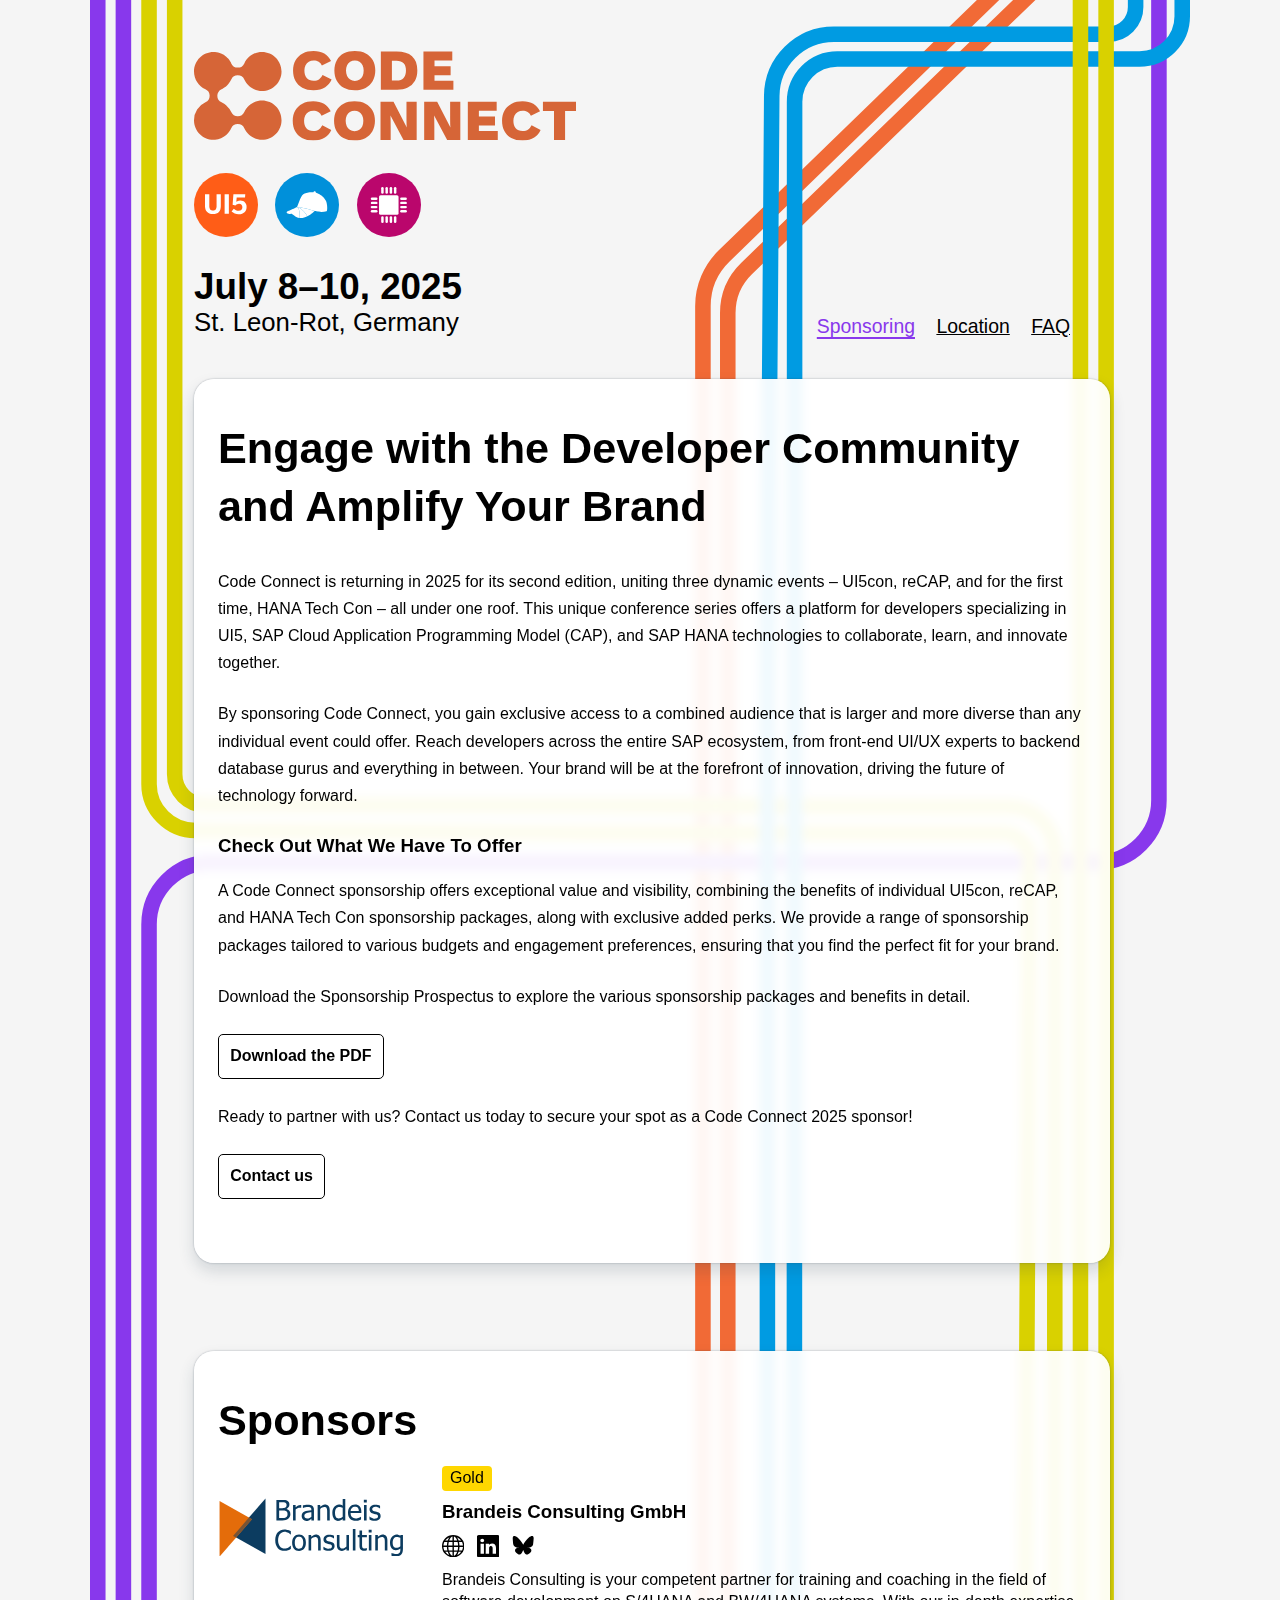
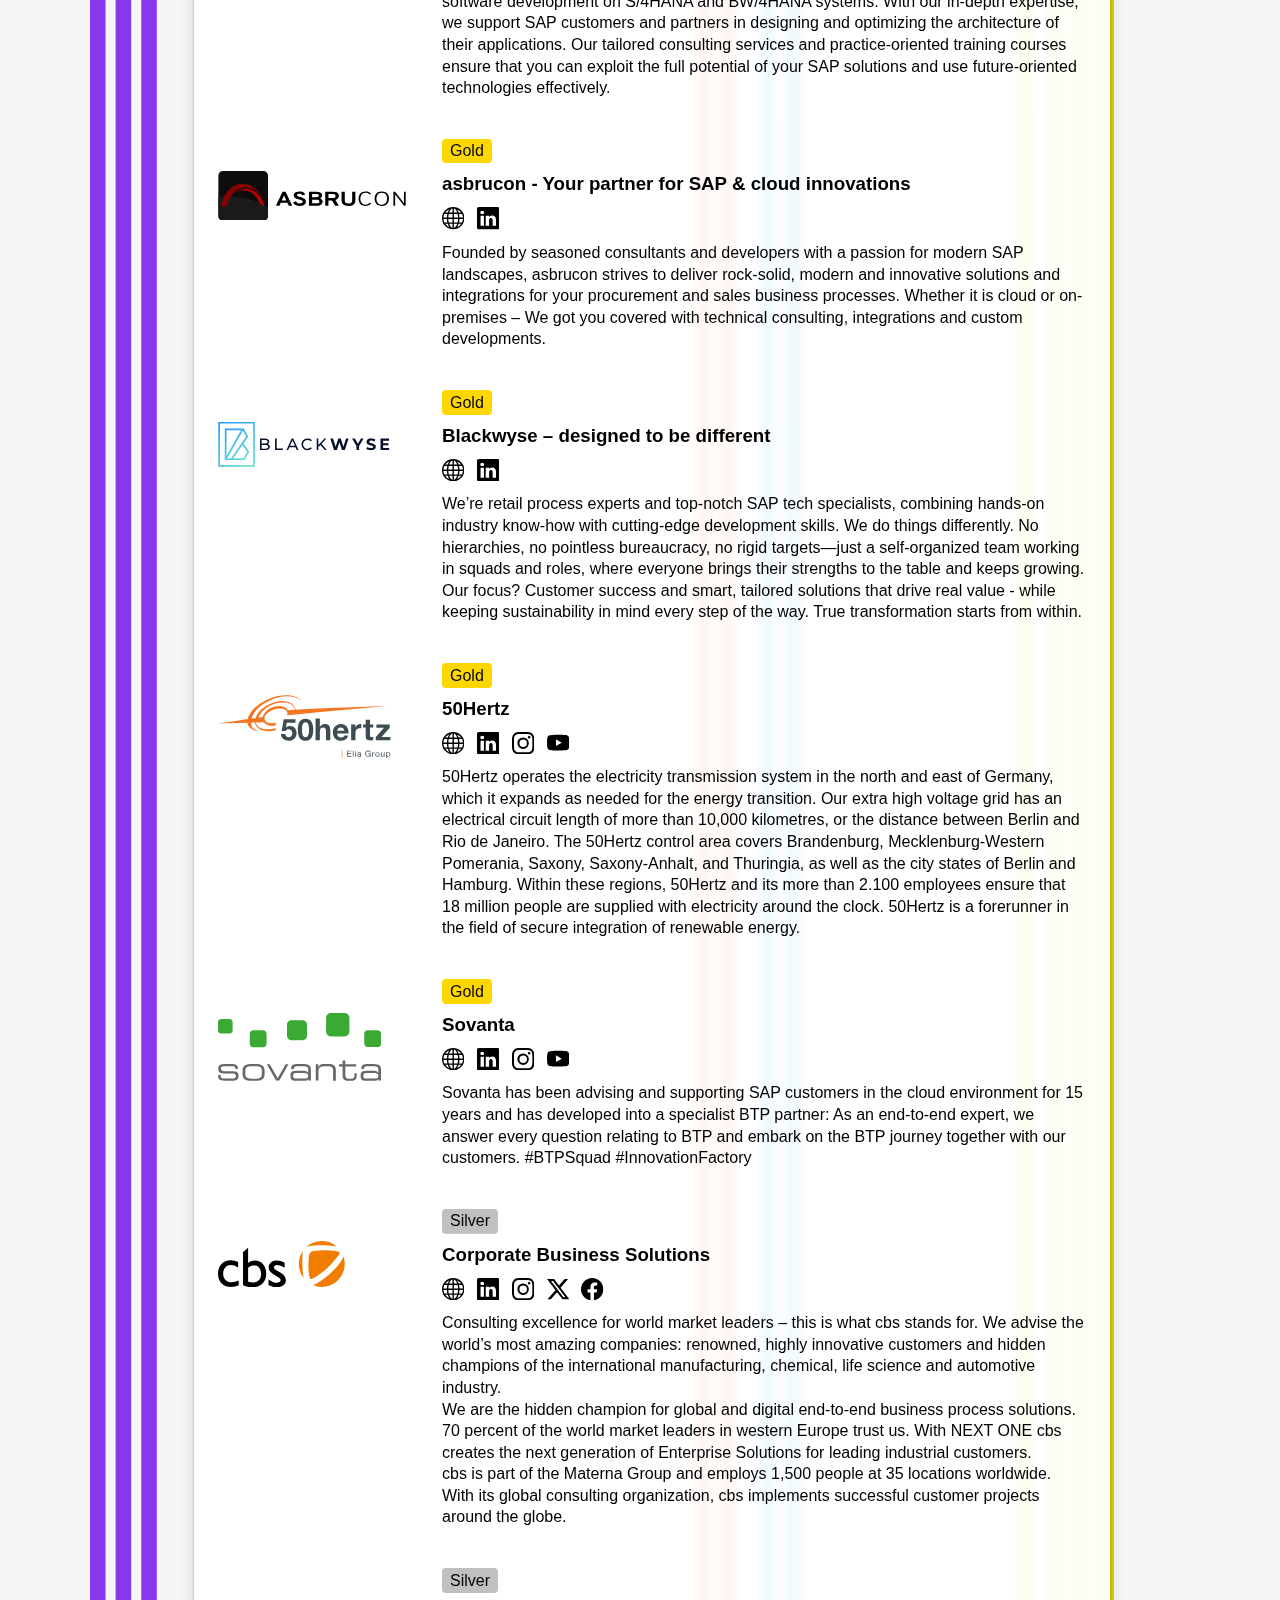
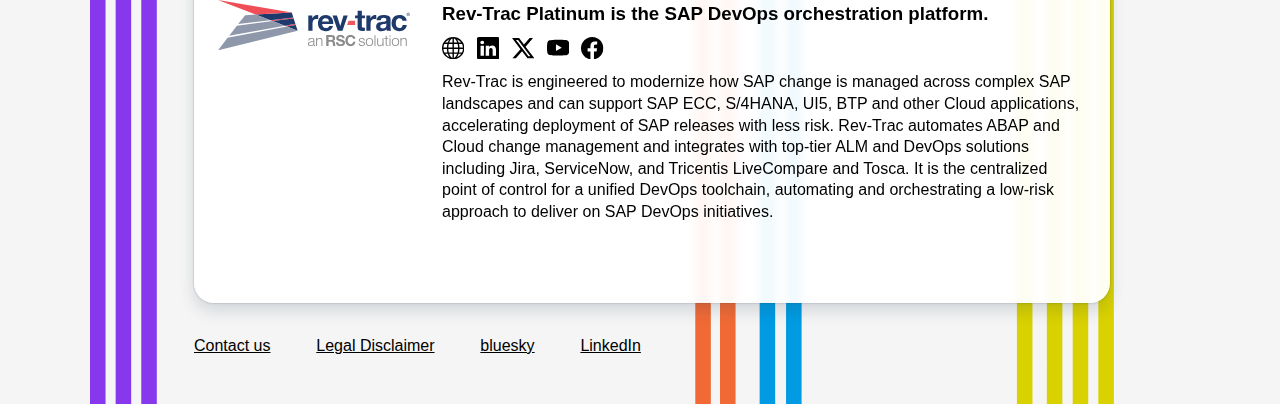
<file: sponsoring.html>
<!DOCTYPE html>
<html lang="en">

<head>
	<meta charset="utf-8" />
	<meta name="viewport" content="width=device-width, initial-scale=1" />
	<title>Code Connect 2025 - Sponsors & Sponsorings</title>
	<meta name="description"
		content="Join us for 4 consecutive days of groundbreaking conferences and events all under the banner of Code Connect! Same location, triple the insights, innovation, and networking opportunities." />
	<meta name="keywords"
		content="SAP, reCAP, Cloud, SAPCAP, OpenUI5, DevOps, SAPUI5, UI5con, UI5 Web Components, Web Components, Webcomponents, Open Source" />

		<meta property="twitter:card" content="summary" />
	<meta property="twitter:url" content="https://code-connect.dev/" />
	<meta property="twitter:title" content="Code Connect Conferences - July 8-10, 2025" />
	<meta property="twitter:description"
		content="Join us for 4 consecutive days of groundbreaking conferences and events all under the banner of Code Connect! Same location, triple the insights, innovation, and networking opportunities." />
	<meta property="twitter:image" content="images/share.png" />

	<meta property="og:title" content="Code Connect Conferences - July 8-10, 2025" />
	<meta property="og:description"
		content="Join us for 4 consecutive days of groundbreaking conferences and events all under the banner of Code Connect! Same location, triple the insights, innovation, and networking opportunities." />
	<meta property="og:image" content="images/share.png" />
	<meta name="robots" content="index, follow" />
	<meta name="theme-color" content="#8838EC">

	<link rel="apple-touch-icon" href="images/codeconnect-ico.png" />
	<link rel="icon" type="image/svg+xml" href="images/favicon.svg" />
	<link rel="icon" sizes="any" href="images/codeconnect-ico.png" />

	<link rel="preconnect" href="https://rsms.me/">
	<link rel="stylesheet" href="https://rsms.me/inter/inter.css">

	<!-- <link rel="icon" type="image/svg+xml" href="images/cap-logo.svg" /> -->
	<link rel="stylesheet" href="./css/common.css" />
</head>
<body>
	<div class="wrap">
		<header class="cc-header">
			<div class="cc-nav-wrap">
				<h1>
					<a href="index.html">
						<svg class="logo" xmlns="http://www.w3.org/2000/svg" fill="none" viewBox="0 0 209 49" aria-hidden="true">
							<g fill="var(--logo-color)" clip-path="url(#a)">
								<path d="M59.238 20.13c-1.681-.919-2.945-2.195-3.794-3.826-.849-1.631-1.272-3.51-1.272-5.637 0-2.128.458-4.037 1.375-5.644.916-1.608 2.22-2.846 3.912-3.716C61.15.437 63.124 0 65.382 0c2.376 0 4.34.463 5.894 1.387 1.553.925 2.778 2.297 3.676 4.117l-5 2.373a5.36 5.36 0 0 0-1.768-1.965c-.754-.51-1.67-.765-2.743-.765-1.006 0-1.89.227-2.655.683-.765.456-1.356 1.1-1.775 1.936-.42.837-.628 1.803-.628 2.9 0 1.74.42 3.117 1.264 4.131.843 1.014 2.098 1.52 3.763 1.52 1.243 0 2.268-.31 3.077-.933A6.034 6.034 0 0 0 70.32 13.1l4.94 2.552c-.72 1.72-1.881 3.128-3.484 4.22-1.603 1.094-3.725 1.64-6.367 1.64-2.435 0-4.493-.46-6.174-1.379l.002-.002ZM81.915 20.13c-1.681-.919-2.957-2.197-3.83-3.834-.873-1.637-1.31-3.513-1.31-5.63 0-2.116.45-4.05 1.346-5.658.897-1.607 2.189-2.843 3.875-3.71C83.683.434 85.68.002 87.986.002c2.307 0 4.284.439 5.96 1.314 1.676.875 2.963 2.116 3.861 3.724.897 1.607 1.346 3.483 1.346 5.629 0 2.146-.464 4.055-1.391 5.696-.927 1.642-2.236 2.91-3.928 3.805-1.69.896-3.651 1.343-5.879 1.343-2.347 0-4.36-.46-6.041-1.379l.001-.002Zm8.682-4.502c.725-.48 1.272-1.148 1.641-2.003.37-.855.555-1.843.555-2.96s-.2-2.047-.6-2.878c-.4-.83-.962-1.474-1.686-1.928-.725-.454-1.566-.683-2.522-.683-.957 0-1.832.227-2.566.683-.734.454-1.3 1.096-1.694 1.922-.394.825-.591 1.787-.591 2.884s.197 2.106.591 2.967c.395.86.957 1.528 1.687 2.002.73.475 1.578.713 2.545.713 1.035 0 1.915-.24 2.64-.72ZM102.188.311h8.652c3.668 0 6.468.846 8.401 2.536 1.932 1.692 2.899 4.277 2.899 7.758 0 2.245-.456 4.164-1.368 5.756a8.887 8.887 0 0 1-3.861 3.62c-1.661.82-3.592 1.23-5.79 1.23h-8.933V.312Zm8.652 15.858c1.665 0 2.931-.47 3.794-1.41.864-.939 1.294-2.305 1.294-4.094 0-1.789-.426-3.023-1.279-3.939-.853-.914-2.152-1.372-3.897-1.372h-2.514v10.814h2.604l-.002.001ZM125.485.311h15.782v4.896h-9.732v3.1h8.815v4.94h-8.815v3.04h10.338v4.926h-16.388V.311ZM59.06 47.62c-1.68-.92-2.945-2.196-3.794-3.827-.848-1.632-1.272-3.51-1.272-5.637s.458-4.037 1.375-5.644c.916-1.608 2.22-2.846 3.913-3.716 1.69-.87 3.665-1.306 5.923-1.306 2.375 0 4.34.463 5.893 1.387 1.554.925 2.778 2.297 3.676 4.117l-5 2.373a5.36 5.36 0 0 0-1.768-1.965c-.754-.51-1.669-.765-2.743-.765-1.006 0-1.89.227-2.655.683-.764.454-1.356 1.1-1.774 1.936-.42.837-.63 1.803-.63 2.9 0 1.74.422 3.117 1.265 4.131.843 1.014 2.098 1.52 3.764 1.52 1.243 0 2.267-.31 3.076-.933a6.034 6.034 0 0 0 1.834-2.285l4.94 2.552c-.72 1.72-1.881 3.128-3.484 4.22-1.602 1.094-3.725 1.64-6.366 1.64-2.436 0-4.494-.46-6.175-1.379l.002-.002ZM81.736 47.62c-1.68-.92-2.957-2.198-3.83-3.835-.872-1.637-1.31-3.513-1.31-5.63 0-2.116.45-4.05 1.346-5.658.897-1.607 2.189-2.843 3.876-3.71 1.686-.865 3.682-1.297 5.99-1.297 2.307 0 4.284.439 5.96 1.314 1.675.875 2.962 2.116 3.86 3.724.897 1.607 1.346 3.483 1.346 5.629 0 2.146-.464 4.055-1.391 5.696-.927 1.642-2.235 2.91-3.927 3.805-1.69.896-3.652 1.343-5.88 1.343-2.347 0-4.36-.46-6.041-1.379l.001-.002Zm8.682-4.502c.725-.48 1.273-1.148 1.642-2.003.37-.855.554-1.842.554-2.96 0-1.116-.2-2.046-.6-2.877-.4-.831-.962-1.474-1.686-1.928-.725-.455-1.566-.683-2.522-.683-.957 0-1.832.227-2.566.682-.734.455-1.3 1.096-1.693 1.922-.394.826-.592 1.788-.592 2.885 0 1.097.198 2.105.592 2.966.394.86.956 1.529 1.686 2.003.73.474 1.578.712 2.545.712 1.035 0 1.916-.24 2.64-.719ZM102.01 27.802h7.114l7.262 14.003c-.119-.88-.178-2.62-.178-5.222v-8.781h5.576v20.901h-7.203l-7.129-13.424c.078 1.939.118 3.91.118 5.92v7.506h-5.56V27.802ZM125.885 27.802h7.114l7.262 14.003c-.119-.88-.178-2.62-.178-5.222v-8.781h5.576v20.901h-7.203l-7.129-13.424c.078 1.939.118 3.91.118 5.92v7.506h-5.56V27.802ZM149.759 27.802h15.781v4.895h-9.732v3.1h8.816v4.94h-8.816v3.041h10.338v4.925h-16.387V27.802ZM173.538 47.62c-1.681-.92-2.945-2.196-3.794-3.827-.849-1.632-1.272-3.51-1.272-5.637s.458-4.037 1.375-5.644c.916-1.608 2.22-2.846 3.912-3.716 1.691-.87 3.665-1.306 5.923-1.306 2.376 0 4.341.463 5.894 1.387 1.553.925 2.778 2.297 3.676 4.117l-5 2.373a5.367 5.367 0 0 0-1.768-1.965c-.754-.51-1.669-.765-2.743-.765-1.006 0-1.891.227-2.655.683-.765.454-1.356 1.1-1.775 1.936-.419.837-.629 1.803-.629 2.9 0 1.74.421 3.117 1.265 4.131.843 1.014 2.098 1.52 3.763 1.52 1.243 0 2.268-.31 3.076-.933a6.039 6.039 0 0 0 1.835-2.285l4.94 2.552c-.72 1.72-1.881 3.128-3.484 4.22-1.603 1.094-3.725 1.64-6.367 1.64-2.435 0-4.493-.46-6.175-1.379l.003-.002ZM196.887 32.846h-6.049v-5.044H209v5.044h-6.05v15.857h-6.064V32.846h.001ZM37.217 27.13c-4.166 0-7.976 2.463-9.708 6.278a3.922 3.922 0 0 1-7.143 0 10.716 10.716 0 0 0-2.713-3.645l-.03-.025c-.184-.16-.375-.316-.57-.464l-.027-.019a10.939 10.939 0 0 0-.564-.394l-.07-.047c-.192-.122-.39-.24-.59-.35-.04-.024-.08-.045-.12-.066-.206-.111-.414-.217-.627-.314a3.935 3.935 0 0 1-2.298-3.583c0-1.543.898-2.943 2.298-3.582.213-.098.42-.203.625-.314l.124-.067a10.751 10.751 0 0 0 1.215-.788l.035-.026c.193-.145.38-.299.565-.458l.038-.033c1.142-1 2.07-2.236 2.707-3.641a3.922 3.922 0 0 1 7.143 0c1.732 3.815 5.543 6.278 9.708 6.278 5.877 0 10.658-4.795 10.658-10.689S43.094.491 37.217.491c-4.166 0-7.976 2.465-9.708 6.28a3.922 3.922 0 0 1-7.143 0c-.011-.025-.024-.047-.035-.071-.099-.213-.201-.421-.312-.626l-.008-.014c-.11-.2-.226-.396-.348-.588l-.08-.125a10.869 10.869 0 0 0-.912-1.204 10.864 10.864 0 0 0-1.038-1.035s-.002-.003-.004-.003A10.59 10.59 0 0 0 11.517.53l-.155-.012a10.255 10.255 0 0 0-.704-.025C4.78.492 0 5.287 0 11.182c0 4.177 2.457 7.999 6.26 9.736A3.935 3.935 0 0 1 8.558 24.5a3.935 3.935 0 0 1-2.298 3.582A10.73 10.73 0 0 0 0 37.82c0 5.894 4.781 10.69 10.658 10.69.237 0 .471-.011.704-.026l.155-.012a10.6 10.6 0 0 0 6.114-2.578 10.9 10.9 0 0 0 1.04-1.038 10.59 10.59 0 0 0 .989-1.327c.122-.193.24-.391.351-.593l.006-.008c.111-.206.214-.415.313-.628.01-.024.024-.045.034-.07a3.922 3.922 0 0 1 7.143 0c1.732 3.815 5.543 6.28 9.708 6.28 5.877 0 10.658-4.796 10.658-10.69 0-5.894-4.781-10.69-10.658-10.69h.002Z"/>
								<animate attributeName="fill" values="#FF5D17 ; #0090DA; #BA066C; #8838EC; #FF5D17" dur="20s" repeatCount="indefinite" />
							</g>
							<defs>
								<clipPath id="a">
									<path fill="#fff" d="M0 0h209v49H0z"/>
								</clipPath>
							</defs>
						</svg>
						<span class="sr-only">Code Connect 2025 Conferences</span>
					</a>
				</h1>

				<!-- <a class="cc-event-marker cc-event-marker-codeconnect" href="#codeconnect">
					<svg xmlns="http://www.w3.org/2000/svg" fill="none" viewBox="0 0 39 39" aria-hidden="true">
						<path fill="currentColor" d="M30.319 21.636a8.714 8.714 0 0 0-7.909 5.1 3.195 3.195 0 0 1-5.82 0 8.707 8.707 0 0 0-2.209-2.961l-.024-.02a9.144 9.144 0 0 0-.465-.377l-.022-.016a8.943 8.943 0 0 0-.459-.32l-.058-.038a8.87 8.87 0 0 0-.48-.285c-.032-.019-.066-.036-.098-.053a8.598 8.598 0 0 0-.51-.255 3.195 3.195 0 0 1 0-5.82c.173-.079.342-.165.509-.255.034-.018.067-.035.1-.054a8.834 8.834 0 0 0 .99-.64l.029-.02c.157-.119.31-.244.46-.373l.031-.027a8.723 8.723 0 0 0 2.206-2.957 3.195 3.195 0 0 1 5.82 0 8.714 8.714 0 0 0 7.908 5.1c4.787 0 8.682-3.896 8.682-8.683S35.107 0 30.319 0a8.714 8.714 0 0 0-7.909 5.1 3.195 3.195 0 0 1-5.82 0c-.008-.02-.019-.038-.027-.058a9.275 9.275 0 0 0-.254-.508l-.007-.012a8.748 8.748 0 0 0-.283-.477c-.022-.034-.042-.068-.065-.101-.21-.32-.44-.625-.688-.915l-.056-.063c-.262-.3-.544-.58-.845-.841l-.003-.002A8.64 8.64 0 0 0 9.382.03L9.256.02A8.38 8.38 0 0 0 8.682 0C3.895 0 0 3.895 0 8.682a8.714 8.714 0 0 0 5.1 7.908 3.195 3.195 0 0 1 0 5.82A8.714 8.714 0 0 0 0 30.318C0 35.105 3.895 39 8.682 39c.194 0 .385-.009.574-.02l.126-.01a8.648 8.648 0 0 0 4.98-2.094h.002c.3-.262.584-.544.846-.843.019-.02.036-.041.054-.062a8.599 8.599 0 0 0 1.038-1.498l.005-.006c.09-.167.174-.338.255-.51.008-.02.02-.037.028-.057a3.195 3.195 0 0 1 5.82 0 8.714 8.714 0 0 0 7.908 5.1C35.105 39 39 35.105 39 30.318c0-4.787-3.895-8.682-8.682-8.682Z"/>
					</svg>
				</a> -->
				<a class="cc-event-marker cc-event-marker-ui5con" href="index.html#ui5con">
					<svg xmlns="http://www.w3.org/2000/svg" fill="none" viewBox="0 0 324 155" aria-hidden="true">
						<path fill="currentColor" d="M.009 93.09V.004h33.64v92.522a42.2 42.2 0 0 0 6.845 25.54 25.603 25.603 0 0 0 9.805 6.853 25.694 25.694 0 0 0 11.864 1.662 24.526 24.526 0 0 0 11.608-1.658 24.408 24.408 0 0 0 9.487-6.854 40.217 40.217 0 0 0 6.844-25.543V0h33.072v93.09a92.269 92.269 0 0 1-3.422 24.975 51.031 51.031 0 0 1-11.403 19.302 43.025 43.025 0 0 1-19.386 11.918 81.447 81.447 0 0 1-27.371 3.973 81.447 81.447 0 0 1-27.371-3.973 47.589 47.589 0 0 1-18.913-11.964 47.29 47.29 0 0 1-11.309-19.253A74.384 74.384 0 0 1 .006 93.091h.003Zm152.816 57.898V.003H185.9v150.985h-33.075Zm54.17-17.029 17.111-21.567a68.945 68.945 0 0 0 17.104 11.349 52.19 52.19 0 0 0 20.526 4.542c10.264 0 17.676-2.269 22.241-7.38a27.559 27.559 0 0 0 6.841-19.298 27.245 27.245 0 0 0-6.844-19.864 24.25 24.25 0 0 0-8.857-5.862 24.339 24.339 0 0 0-10.53-1.518 33.596 33.596 0 0 0-14.825 3.404 39.876 39.876 0 0 0-13.117 10.787l-21.666-6.814 6.273-81.17h92.372l-1.708 24.41h-65.005l-2.85 34.058a49.29 49.29 0 0 1 11.403-6.811 60.745 60.745 0 0 1 19.386-2.838 53.641 53.641 0 0 1 21.102 3.972 42.036 42.036 0 0 1 15.623 10.469 41.773 41.773 0 0 1 9.465 16.21 50.87 50.87 0 0 1 2.851 20.432 61.331 61.331 0 0 1-3.994 22.14 51.673 51.673 0 0 1-11.974 17.026 64.268 64.268 0 0 1-18.816 11.352 75.337 75.337 0 0 1-25.088 3.973 81.533 81.533 0 0 1-32.501-5.676 119.006 119.006 0 0 1-24.523-15.326Z"/>
					</svg>
				</a>
				<a class="cc-event-marker cc-event-marker-recap" href="index.html#recap">
					<svg xmlns="http://www.w3.org/2000/svg" viewBox="0 -50 275 275" aria-hidden="true">
						<path fill="currentColor" d="M8.15 136.29s-10.4 5.84 2.75 13.34c11.7 6.67 25.76-.25 25.76-.25l-11.44-14.92-17.08 1.83ZM272.48 111.53c0 4.74-.23 9.05-.66 12.57-.58 4.78-1.51 8.09-2.67 9.01-.13.11-.26.19-.39.23-32.75 11.78-77.43.19-79.44-.34 0 0-64.36-22.43-115.94-26.43.08-.03.15-.07.23-.1-.17 0-.26.08-.42.08h-.04v-.02l21.14-54.54s2.47-7.4 8.01-15.7c4.69-7.05 11.58-14.74 21.07-19.11 7.23-3.3 16.15-5.31 25.03-6.54 5.76-.8 11.5-1.27 16.75-1.54h.09c7.86-.4 16.39-.78 16.39-.78.83-5.42 6.41-6.09 8.48-5.77 4.75.72 7.28 3.95 6.53 8.06 0 0 33.45 15.65 41.65 22.32 3.81 3.09 19.39 18.53 26.38 34.22A73.05 73.05 0 0 1 268.81 79c2.61 10.39 3.68 22.43 3.69 32.53Z"/>
						<path d="M189.31 133.01c-1.12 1.16-21.09 21.66-48.16 34.86-6.19-11.33-30.43-51.42-67.85-61.26.02 0 .05-.02.07-.03 51.58 4 115.94 26.43 115.94 26.43Z" fill="currentColor"/>
						<path d="M141.15 167.87c-9.91 4.83-20.77 8.68-32.01 10.24-6.29.88-12.69 1.03-19.1.24 1.48-19.04 2.1-58.81-16.79-71.71.02 0 .04-.02.06-.03 37.41 9.84 61.65 49.93 67.85 61.26Z" fill="currentColor"/>
						<path d="M90.03 178.36c-.86-.1-1.72-.23-2.58-.37-8.56-1.39-17.12-4.5-25.45-9.88-13.15-8.49-44.65-32.68-54.14-31.59h-.09l.12-.02c-1.16.14 17.7-8.44 36.8-17.03l-.16-.06h.29c4.04-1.82 8.09-3.64 11.96-5.38 6.2-2.78 11.94-5.36 16.46-7.39 18.9 12.9 18.28 52.68 16.79 71.71Z" fill="currentColor"/>
					</svg>
				</a>
				<a class="cc-event-marker cc-event-marker-hanaconf" href="index.html#hanaconf">
					<svg xmlns="http://www.w3.org/2000/svg" fill="none" viewBox="0 0 500 500" aria-hidden="true">
						<rect width="244" height="244" x="128" y="128" fill="currentColor" rx="20"/>
						<rect width="84" height="31" x="25" y="314" fill="currentColor" rx="15.5"/>
						<rect width="84" height="31" x="24" y="261" fill="currentColor" rx="15.5"/>
						<rect width="84" height="31" x="25" y="208" fill="currentColor" rx="15.5"/>
						<rect width="84" height="31" x="25" y="155" fill="currentColor" rx="15.5"/>
						<rect width="84" height="31" x="392" y="155" fill="currentColor" rx="15.5"/>
						<rect width="84" height="31" x="392" y="208" fill="currentColor" rx="15.5"/>
						<rect width="84" height="31" x="392" y="261" fill="currentColor" rx="15.5"/>
						<rect width="84" height="31" x="392" y="314" fill="currentColor" rx="15.5"/>
						<rect width="31" height="84" x="314" y="25" fill="currentColor" rx="15.5"/>
						<rect width="31" height="84" x="261" y="25" fill="currentColor" rx="15.5"/>
						<rect width="31" height="84" x="208" y="25" fill="currentColor" rx="15.5"/>
						<rect width="31" height="84" x="155" y="25" fill="currentColor" rx="15.5"/>
						<rect width="31" height="84" x="314" y="392" fill="currentColor" rx="15.5"/>
						<rect width="31" height="84" x="261" y="392" fill="currentColor" rx="15.5"/>
						<rect width="31" height="84" x="208" y="392" fill="currentColor" rx="15.5"/>
						<rect width="31" height="84" x="155" y="392" fill="currentColor" rx="15.5"/>
					  </svg>
				</a>

				<nav class="cc-nav">

					<time datetime="">
						July 8–10, 2025
						<span>St. Leon-Rot, Germany</span>
					</time>

					<ul aria-label="Main Navigation">
						<li>
							<a aria-current="page" href="sponsoring.html">Sponsoring</a>
						</li>
						<li>
							<a href="location.html">Location</a>
						</li>
						<li>
							<a href="faq.html">FAQ</a>
						</li>
					</ul>
				</nav>
			</div>

			<div class="cc-content-box">

				<h2>Engage with the Developer Community and Amplify Your Brand</h2>

				<p>Code Connect is returning in 2025 for its second edition, uniting three dynamic events – UI5con,
					reCAP, and for the first time, HANA Tech Con – all under one roof. This unique conference
					series offers a platform for developers specializing in UI5, SAP Cloud Application Programming
					Model (CAP), and SAP HANA technologies to collaborate, learn, and innovate together.</p>

				<p>By sponsoring Code Connect, you gain exclusive access to a combined audience that is larger and
					more diverse than any individual event could offer. Reach developers across the entire SAP
					ecosystem, from front-end UI/UX experts to backend database gurus and everything in between.
					Your brand will be at the forefront of innovation, driving the future of technology forward.</p>

				<h3>Check Out What We Have To Offer</h3>

				<p>A Code Connect sponsorship offers exceptional value and visibility, combining the benefits of
					individual UI5con, reCAP, and HANA Tech Con sponsorship packages, along with exclusive added
					perks. We provide a range of sponsorship packages tailored to various budgets and engagement
					preferences, ensuring that you find the perfect fit for your brand.</p>

				<p>Download the Sponsorship Prospectus to explore the various sponsorship packages and benefits in detail.</p>

				<p><a href="https://cap.cloud.sap/resources/events/Code_Connect_2025_Sponsor_Packages.pdf" target="_blank" class="cc-link cc-btn-shape" download="CodeConnect-2025-sponsorship-prospectus.pdf">Download the PDF</a></p>

				<p>Ready to partner with us? Contact us today to secure your spot as a Code Connect 2025 sponsor!</p>

				<p><a href="mailto:se.schmidt@sap.com?subject=[CodeConnect 2025] Sponsoring" class="cc-link cc-btn-shape">Contact us</a></p>

				<!-- <a class="cc-link cc-btn-shape" href="https://ti.to/code-connect/2025" target="_blank" hreflang="en" rel="noopener noreferrer" title="Get a ticket">Get a ticket</a> -->

			</div>
		</header>

		<main>

		<section>
			<div class="cc-content-box">

				<h2>Sponsors</h2>

				<ul class="sponsors-list">
					<li>
						<div>
							<a class="sponsors-logo" href="https://www.brandeis.de/" rel="external nofollow" aria-label="Brandeis Consulting GmbH" hreflang="en" target="_blank">
								<svg class="brandeis" xmlns="http://www.w3.org/2000/svg" aria-hidden="true" fill="none" viewBox="0 0 1746 532">
									<path fill="currentColor" fill-rule="evenodd" d="M658.121 146.781c0 9.295-1.76 17.502-5.28 24.62-3.52 7.118-8.256 12.98-14.206 17.586-7.04 5.527-14.584 9.463-22.629 11.808-8.046 2.261-18.439 3.391-31.179 3.391h-53.681V17.147h49.659c13.326 0 23.299.46 29.92 1.382 6.705.837 13.117 2.889 19.235 6.155 6.705 3.6 11.608 8.332 14.709 14.194 3.101 5.779 4.652 12.604 4.652 20.475 0 8.793-2.347 16.665-7.04 23.616-4.61 6.95-11.022 12.394-19.235 16.33v1.005c11.147 3.014 19.779 8.541 25.898 16.581 6.118 7.955 9.177 17.921 9.177 29.896Zm-34.698-83.91c0-4.523-.754-8.416-2.263-11.683-1.509-3.35-3.939-5.987-7.292-7.913-4.023-2.261-8.507-3.643-13.452-4.145-4.944-.503-11.775-.754-20.492-.754h-23.886v54.768h28.287c7.794 0 13.535-.377 17.223-1.13 3.688-.838 7.501-2.513 11.44-5.025 3.772-2.429 6.454-5.611 8.046-9.547 1.593-3.936 2.389-8.793 2.389-14.571Zm8.8 84.915c0-7.035-1.006-12.813-3.017-17.335-2.012-4.606-6.076-8.5-12.195-11.682-3.939-2.094-8.255-3.434-12.949-4.02-4.609-.586-11.189-.879-19.737-.879h-28.287v69.088h20.241c10.895 0 19.486-.503 25.772-1.508 6.286-1.005 11.817-3.14 16.595-6.406 4.693-3.266 8.129-6.951 10.308-11.054 2.18-4.187 3.269-9.589 3.269-16.204ZM756.809 89.25h-1.257c-1.76-.503-3.646-.796-5.657-.88-1.928-.167-4.274-.251-7.04-.251-6.37 0-12.698 1.382-18.984 4.145-6.286 2.764-12.236 6.867-17.852 12.31v99.612h-23.634V63.876h23.634v20.851c8.633-7.62 16.134-12.98 22.504-16.078 6.453-3.182 12.697-4.773 18.732-4.773 2.43 0 4.232.083 5.406.25 1.257.084 2.64.252 4.148.503v24.62ZM849.086 169.643v-38.941c-5.615.503-12.739 1.214-21.372 2.136-8.549.837-15.463 2.051-20.743 3.642-6.286 1.927-11.482 4.899-15.589 8.919-4.107 3.936-6.16 9.463-6.16 16.581 0 8.039 2.263 14.111 6.788 18.214 4.526 4.103 11.147 6.155 19.864 6.155 7.459 0 14.206-1.591 20.24-4.773 6.035-3.266 11.692-7.244 16.972-11.933Zm0 19.595c-1.927 1.424-4.525 3.434-7.794 6.03-3.185 2.512-6.286 4.522-9.303 6.029-4.191 2.178-8.256 3.852-12.195 5.025-3.855 1.172-9.303 1.758-16.343 1.758-5.783 0-11.273-1.088-16.469-3.266-5.197-2.177-9.764-5.233-13.704-9.169-3.771-3.853-6.788-8.584-9.051-14.195-2.263-5.694-3.395-11.682-3.395-17.963 0-9.714 2.054-17.962 6.161-24.746 4.106-6.866 10.602-12.31 19.486-16.329 7.878-3.601 17.181-6.072 27.909-7.412 10.728-1.423 22.294-2.47 34.698-3.14v-4.522c0-5.527-.838-9.965-2.514-13.315-1.676-3.434-4.023-6.072-7.04-7.914-3.017-1.926-6.705-3.182-11.063-3.768a88.439 88.439 0 0 0-13.452-1.005c-5.448 0-11.86.837-19.235 2.512-7.375 1.591-14.751 3.936-22.126 7.034h-1.383V66.89c4.358-1.256 10.602-2.638 18.732-4.145 8.129-1.507 16.175-2.261 24.138-2.261 9.638 0 17.768.754 24.389 2.261 6.621 1.507 12.572 4.229 17.852 8.165 5.112 3.852 8.926 8.835 11.44 14.948 2.514 6.113 3.772 13.566 3.772 22.359v95.969h-23.51v-14.948ZM1016.29 204.186h-23.634v-79.89c0-6.448-.335-12.436-1.006-17.963-.586-5.611-1.76-10.09-3.52-13.44-1.927-3.518-4.609-6.114-8.046-7.789-3.436-1.758-8.129-2.638-14.08-2.638-5.867 0-11.943 1.592-18.229 4.774-6.202 3.098-12.279 7.16-18.229 12.184v104.762h-23.635V63.876h23.635v15.576c7.04-6.281 13.996-11.096 20.869-14.446 6.872-3.35 14.122-5.025 21.749-5.025 13.829 0 24.641 4.565 32.436 13.692 7.79 9.045 11.69 22.192 11.69 39.443v91.07ZM1157.6 204.186h-23.64v-14.32c-3.68 3.099-6.87 5.653-9.55 7.663-2.68 2.01-5.83 3.852-9.43 5.527a51.31 51.31 0 0 1-10.44 3.643c-3.6.921-7.79 1.381-12.57 1.381-7.62 0-14.71-1.591-21.24-4.773-6.46-3.182-11.95-7.83-16.47-13.943-4.61-6.197-8.17-13.818-10.69-22.862-2.51-9.128-3.77-19.596-3.77-31.403 0-12.311 1.59-22.946 4.78-31.906 3.18-9.044 7.58-16.916 13.2-23.616 5.11-6.113 11.27-10.886 18.48-14.32 7.29-3.517 14.92-5.276 22.88-5.276 7.04 0 13.16.796 18.35 2.387 5.2 1.508 10.69 3.894 16.47 7.16V8.731h23.64v195.455Zm-23.64-34.167V89.124c-5.86-2.847-11.14-4.815-15.84-5.904-4.61-1.089-9.64-1.633-15.08-1.633-12.16 0-21.67 4.564-28.54 13.692-6.87 9.044-10.31 22.15-10.31 39.317 0 16.498 2.64 29.143 7.92 37.936 5.28 8.709 13.74 13.064 25.39 13.064 6.21 0 12.45-1.382 18.74-4.146 6.28-2.847 12.19-6.657 17.72-11.431ZM1252.77 207.452c-22.38 0-39.77-6.28-52.18-18.842-12.32-12.645-18.48-30.566-18.48-53.763 0-22.861 6-41.034 17.98-54.516 11.99-13.566 27.66-20.35 47.02-20.35 8.72 0 16.43 1.257 23.13 3.769 6.71 2.512 12.57 6.448 17.6 11.808 5.03 5.36 8.89 11.933 11.57 19.721 2.68 7.704 4.02 17.167 4.02 28.389v12.812h-97.31c0 16.33 4.11 28.808 12.33 37.433 8.21 8.626 19.57 12.939 34.06 12.939 5.2 0 10.27-.587 15.22-1.759 5.03-1.172 9.55-2.68 13.57-4.522 4.28-1.926 7.88-3.768 10.82-5.527 2.93-1.842 5.36-3.559 7.29-5.15h1.38v25.751a910.06 910.06 0 0 0-10.31 4.145c-4.11 1.591-7.79 2.847-11.06 3.768-4.61 1.256-8.8 2.219-12.57 2.889-3.69.67-8.38 1.005-14.08 1.005Zm27.65-89.06c-.16-6.364-.92-11.85-2.26-16.455-1.34-4.606-3.27-8.5-5.78-11.683-2.77-3.517-6.33-6.197-10.69-8.039-4.27-1.842-9.59-2.763-15.96-2.763-6.29 0-11.65.963-16.1 2.889-4.35 1.842-8.34 4.564-11.94 8.165-3.52 3.684-6.2 7.788-8.04 12.31-1.85 4.438-3.02 9.63-3.53 15.576h74.3ZM1351.45 204.186h-23.63V63.876h23.63v140.31Zm1.64-163.8h-26.9V15.89h26.9v24.495ZM1424.12 207.578c-9.39 0-18.19-1.256-26.4-3.768-8.13-2.513-14.88-5.193-20.24-8.04v-26.504h1.26c2.01 1.591 4.35 3.349 7.04 5.275 2.76 1.927 6.41 3.936 10.93 6.03 4.03 1.842 8.43 3.475 13.2 4.899 4.86 1.424 9.89 2.135 15.09 2.135 3.77 0 7.79-.418 12.07-1.256 4.27-.921 7.46-2.052 9.55-3.391 2.94-1.926 5.03-3.978 6.29-6.155 1.34-2.178 2.01-5.444 2.01-9.798 0-5.611-1.55-9.84-4.65-12.687-3.02-2.848-8.42-5.234-16.22-7.16-3.02-.754-6.96-1.633-11.82-2.638s-9.34-2.094-13.45-3.266c-10.73-3.099-18.52-7.872-23.38-14.32-4.86-6.532-7.29-14.404-7.29-23.616 0-12.645 4.77-22.945 14.33-30.9 9.55-7.956 22.25-11.934 38.09-11.934 7.8 0 15.63.963 23.51 2.89 7.88 1.925 14.5 4.354 19.86 7.285v25.248h-1.25c-6.04-4.773-12.78-8.542-20.24-11.305-7.38-2.764-14.84-4.145-22.38-4.145-7.8 0-14.38 1.633-19.74 4.899-5.36 3.266-8.05 8.206-8.05 14.822 0 5.862 1.6 10.258 4.78 13.189 3.19 2.848 8.3 5.192 15.34 7.035 3.52.921 7.42 1.842 11.69 2.763 4.36.838 8.93 1.843 13.7 3.015 10.4 2.596 18.19 6.909 23.39 12.938 5.28 6.03 7.92 14.237 7.92 24.621 0 6.029-1.22 11.766-3.65 17.209-2.34 5.359-5.82 9.965-10.43 13.817-5.03 4.187-10.73 7.37-17.1 9.547-6.29 2.177-14.21 3.266-23.76 3.266ZM604.314 480.604c-12.237 0-23.509-2.051-33.818-6.155-10.225-4.103-19.068-10.216-26.527-18.339s-13.242-18.256-17.349-30.399c-4.107-12.143-6.16-26.086-6.16-41.829 0-15.66 1.97-29.31 5.909-40.951 4.023-11.64 9.848-21.773 17.474-30.398 7.46-8.374 16.302-14.739 26.527-19.094 10.225-4.438 21.665-6.657 34.321-6.657 6.286 0 12.153.461 17.6 1.382 5.532.921 10.645 2.093 15.338 3.517 4.023 1.256 8.13 2.847 12.32 4.773a145.452 145.452 0 0 1 12.572 6.155v30.022h-2.011c-2.18-2.01-4.987-4.438-8.423-7.286-3.437-2.847-7.627-5.652-12.572-8.416-4.778-2.596-9.974-4.731-15.589-6.406-5.616-1.675-12.111-2.512-19.487-2.512-7.962 0-15.505 1.633-22.629 4.899-7.124 3.266-13.368 8.081-18.732 14.445-5.28 6.365-9.387 14.362-12.32 23.993-2.933 9.63-4.4 20.475-4.4 32.534 0 12.812 1.55 23.866 4.651 33.162 3.101 9.211 7.334 16.999 12.698 23.364 5.196 6.197 11.314 10.886 18.355 14.069 7.04 3.098 14.499 4.647 22.377 4.647 7.208 0 13.871-.879 19.99-2.638 6.118-1.758 11.566-3.977 16.343-6.657 4.61-2.596 8.591-5.234 11.943-7.914 3.353-2.763 5.993-5.108 7.92-7.034h1.886v29.645a1983.494 1983.494 0 0 0-11.692 5.527c-3.604 1.758-8.004 3.475-13.2 5.15-5.448 1.759-10.518 3.098-15.212 4.02-4.61.921-10.644 1.381-18.103 1.381ZM799.428 407.12c0 23.616-5.699 41.872-17.098 54.768-11.398 12.813-26.568 19.219-45.51 19.219-19.528 0-34.907-6.616-46.138-19.847-11.147-13.315-16.721-31.362-16.721-54.14 0-23.448 5.742-41.662 17.224-54.642 11.566-12.98 26.778-19.47 45.635-19.47 18.942 0 34.112 6.49 45.51 19.47 11.399 12.896 17.098 31.11 17.098 54.642Zm-24.389 0c0-18.172-3.311-31.655-9.932-40.448-6.621-8.876-16.05-13.315-28.287-13.315-12.32 0-21.833 4.439-28.538 13.315-6.621 8.793-9.931 22.276-9.931 40.448 0 17.586 3.31 30.943 9.931 40.071 6.705 9.044 16.218 13.566 28.538 13.566 12.153 0 21.54-4.438 28.161-13.315 6.705-8.96 10.058-22.401 10.058-40.322ZM934.072 477.213h-23.635v-79.891c0-6.448-.336-12.436-1.006-17.963-.587-5.61-1.76-10.091-3.52-13.44-1.928-3.517-4.61-6.113-8.046-7.788-3.436-1.759-8.13-2.638-14.081-2.638-5.866 0-11.943 1.591-18.229 4.773-6.202 3.099-12.278 7.16-18.229 12.185v104.762h-23.635V336.902h23.635v15.576c7.04-6.281 13.997-11.096 20.869-14.446 6.873-3.349 14.123-5.024 21.75-5.024 13.829 0 24.64 4.564 32.435 13.692 7.794 9.044 11.692 22.192 11.692 39.443v91.07ZM1005.23 480.604c-9.389 0-18.189-1.256-26.403-3.768-8.13-2.512-14.876-5.192-20.24-8.039v-26.505h1.257a191.322 191.322 0 0 0 7.04 5.276c2.766 1.926 6.412 3.936 10.937 6.029 4.023 1.843 8.423 3.476 13.201 4.899 4.861 1.424 9.888 2.136 15.088 2.136 3.77 0 7.79-.419 12.07-1.256 4.27-.922 7.46-2.052 9.55-3.392 2.93-1.926 5.03-3.978 6.29-6.155 1.34-2.177 2.01-5.443 2.01-9.798 0-5.611-1.55-9.84-4.65-12.687-3.02-2.847-8.43-5.234-16.22-7.16-3.02-.754-6.96-1.633-11.82-2.638-4.859-1.005-9.343-2.093-13.45-3.266-10.728-3.098-18.522-7.872-23.383-14.32-4.861-6.532-7.292-14.404-7.292-23.615 0-12.645 4.777-22.946 14.332-30.901 9.555-7.956 22.252-11.934 38.093-11.934 7.79 0 15.63.963 23.51 2.889 7.88 1.927 14.5 4.355 19.86 7.286v25.249h-1.26c-6.03-4.774-12.78-8.542-20.24-11.306-7.37-2.763-14.83-4.145-22.37-4.145-7.8 0-14.377 1.633-19.741 4.899-5.364 3.266-8.046 8.207-8.046 14.822 0 5.862 1.592 10.259 4.777 13.19 3.185 2.847 8.298 5.192 15.34 7.034 3.52.921 7.42 1.843 11.69 2.764 4.36.837 8.93 1.842 13.7 3.015 10.4 2.596 18.19 6.908 23.39 12.938 5.28 6.029 7.92 14.236 7.92 24.62 0 6.03-1.22 11.766-3.65 17.209-2.35 5.36-5.82 9.966-10.43 13.818-5.03 4.187-10.73 7.369-17.1 9.546-6.29 2.178-14.21 3.266-23.76 3.266ZM1191.54 477.213h-23.63v-15.576c-7.29 6.364-14.21 11.221-20.75 14.571-6.53 3.266-13.83 4.899-21.87 4.899-6.12 0-11.9-1.005-17.35-3.015-5.36-2.01-10.06-5.192-14.08-9.547-4.02-4.354-7.17-9.839-9.43-16.455-2.18-6.616-3.27-14.655-3.27-24.118v-91.07h23.64v79.89c0 7.454.25 13.651.75 18.591.59 4.857 1.84 9.128 3.77 12.813 1.93 3.601 4.53 6.239 7.8 7.914 3.35 1.674 8.13 2.512 14.33 2.512 5.78 0 11.94-1.633 18.48-4.899a84.403 84.403 0 0 0 17.98-12.059V336.902h23.63v140.311ZM1249.87 477.213h-23.63V281.757h23.63v195.456ZM1327.57 479.976c-12.91 0-22.97-3.643-30.17-10.928-7.21-7.369-10.82-18.968-10.82-34.795v-77.755h-15.96v-19.596h15.96V296.58h23.64v40.322h43.5v19.596h-43.5v66.701c0 7.118.12 12.603.38 16.455.25 3.852 1.21 7.453 2.89 10.803 1.42 2.931 3.73 5.15 6.91 6.658 3.19 1.423 7.5 2.135 12.95 2.135 3.86 0 7.59-.544 11.19-1.633 3.6-1.172 6.2-2.135 7.79-2.889h1.39v21.229a105.7 105.7 0 0 1-13.58 2.889c-4.53.753-8.72 1.13-12.57 1.13ZM1395.46 477.213h-23.64V336.902h23.64v140.311Zm1.63-163.801h-26.9v-24.495h26.9v24.495ZM1540.53 477.213h-23.63v-79.891c0-6.448-.34-12.436-1.01-17.963-.58-5.61-1.76-10.091-3.52-13.44-1.92-3.517-4.61-6.113-8.04-7.788-3.44-1.759-8.13-2.638-14.08-2.638-5.87 0-11.95 1.591-18.23 4.773-6.2 3.099-12.28 7.16-18.23 12.185v104.762h-23.64V336.902h23.64v15.576c7.04-6.281 14-11.096 20.87-14.446 6.87-3.349 14.12-5.024 21.75-5.024 13.83 0 24.64 4.564 32.43 13.692 7.8 9.044 11.69 22.192 11.69 39.443v91.07ZM1658.21 439.152V362.15c-5.87-2.847-11.32-4.857-16.35-6.029-4.94-1.256-9.89-1.884-14.83-1.884-11.99 0-21.42 4.396-28.29 13.189-6.87 8.793-10.31 21.396-10.31 37.81 0 15.576 2.6 27.426 7.8 35.549 5.28 8.123 13.78 12.184 25.52 12.184 6.12 0 12.4-1.214 18.86-3.642 6.53-2.429 12.4-5.821 17.6-10.175Zm-79.46 60.546c1.59.67 3.94 1.549 7.04 2.638 3.1 1.172 6.62 2.261 10.56 3.266 4.36 1.088 8.38 1.968 12.07 2.637 3.69.67 7.71 1.005 12.07 1.005 7.29 0 13.45-.963 18.48-2.889 5.11-1.926 9.1-4.606 11.94-8.039 2.69-3.433 4.57-7.411 5.66-11.933 1.09-4.522 1.64-9.673 1.64-15.451v-12.31c-6.37 5.527-12.62 9.63-18.74 12.31-6.11 2.596-13.78 3.894-23 3.894-16.01 0-28.75-5.946-38.22-17.837-9.47-11.892-14.21-28.975-14.21-51.251 0-11.64 1.64-21.94 4.91-30.901 3.27-9.044 7.67-16.706 13.2-22.987 5.28-6.029 11.52-10.677 18.73-13.943 7.21-3.266 14.67-4.899 22.38-4.899 7.29 0 13.57.879 18.85 2.638 5.37 1.675 10.73 4.103 16.1 7.285l1.38-6.029h22.25V461.26c0 23.783-5.2 41.243-15.59 52.381-10.39 11.138-26.27 16.707-47.64 16.707-6.88 0-13.92-.545-21.13-1.633-7.12-1.089-13.78-2.555-19.98-4.397v-24.62h1.25Z"/>
									<path fill="#0C3C60" fill-rule="evenodd" d="M431.979 4.025v505.039L136.626 343.748 431.979 4.025Z" clip-rule="evenodd"/>
									<path fill="#E46C0A" fill-rule="evenodd" d="M14.065 533.211V28.17l295.353 165.315L14.065 533.211Z" clip-rule="evenodd"/>
									<path fill="#785435" fill-rule="evenodd" d="m136.815 344.668 27.783 15.069 144.683-166.681-27.783-15.069-144.683 166.681Z" clip-rule="evenodd"/>
								</svg>
							</a>
						</div>
						<div>
							<span class="sponsors-badge gold">Gold</span>
							<h3>Brandeis Consulting GmbH</h3>
							<ul class="sponsors-socials">
								<li>
									<a href="https://www.brandeis.de/" aria-label="Website of Brandeis Consulting GmbH" rel="nofollow" target="_blank">
										<svg class="icon" aria-hidden="true">
											<use xlink:href="images/icons/sprite.svg#website"></use>
										</svg>
									</a>
								</li>
								<li>
									<a href="https://www.linkedin.com/company/brandeis-consulting/" aria-label="Linkedin profile of Brandeis Consulting GmbH" rel="nofollow" target="_blank">
										<svg class="icon" aria-hidden="true">
											<use xlink:href="images/icons/sprite.svg#linkedin"></use>
										</svg>
									</a>
								</li>
								<li>
									<a href="https://bsky.app/profile/brandeis.de" aria-label="Bluesky profile of Brandeis Consulting GmbH" rel="nofollow" target="_blank">
										<svg class="icon" aria-hidden="true">
											<use xlink:href="images/icons/sprite.svg#bluesky"></use>
										</svg>
									</a>
								</li>
							</ul>
							<p>Brandeis Consulting is your competent partner for training and coaching in the field of software development
								on S/4HANA and BW/4HANA systems. With our in-depth expertise, we support SAP customers and partners in
								designing and optimizing the architecture of their applications. Our tailored consulting services
								and practice-oriented training courses ensure that you can exploit the full potential of your SAP
								solutions and use future-oriented technologies effectively.</p>
						</div>
					</li>

					<li>
						<div>
							<a class="sponsors-logo" href="https://www.asbrucon.com" rel="external nofollow" aria-label="Asbrucon" hreflang="en" target="_blank">
								<svg aria-hidden="true" xmlns="http://www.w3.org/2000/svg" xml:space="preserve" fill-rule="evenodd" stroke-linecap="round" stroke-linejoin="round" stroke-miterlimit="1.5" clip-rule="evenodd" viewBox="0 0 9567 2481" class="asbrucon">
									<g transform="matrix(1.00306 0 0 .99865 9.878 -3.41)">
										<clipPath id="asbru">
											<path d="M2478.68 247.608c0-137.124-110.84-248.452-247.36-248.452H247.213C110.691-.844-.147 110.484-.147 247.608V2235.23c0 137.12 110.838 248.45 247.36 248.45H2231.32c136.52 0 247.36-111.33 247.36-248.45V247.608Z"></path>
										</clipPath>
										<g clip-path="url(#asbru)">
											<path fill="#0d0d0d" d="M-12.103-10.304h2503.602v2502.956H-12.103z"></path>
											<path fill="#b00" d="M2293.275 1749.024c1.788 8.194-225.8-107.151-228.888-117.28-29.348-96.088-76.328-187.547-134.537-272.796-279.986-410.112-769.018-510.186-1109.165-234.988a853.135 853.135 0 0 1 31.87-30.356c375.86-339.918 939.562-237.168 1258.043 229.302 89.388 130.92 150.013 276.664 182.677 426.118Z"></path>
											<circle cx="1246.6" cy="2207.78" r="948.535" fill="#1a1a1a" stroke="#333" stroke-width="8.15" transform="matrix(2.38896 .64012 -.38618 1.44126 -1035.81 -1198.042)"></circle>
											<path fill="#800" d="M170.195 1739.71h-.288c55.788-358.184 214.753-681.09 465.407-887.216 513.615-422.372 1218.965-195.5 1574.145 506.312a1775.443 1775.443 0 0 1 29.68 61.583c-330.57-591.436-945.56-773.506-1397.109-402.171-207.747 170.839-346.034 430.149-406.908 721.491h-.696c.046.33.07.671.07 1.012 0 17.043-59.23 30.881-132.186 30.881-72.954 0-132.184-13.838-132.184-30.881 0-.34.023-.681.07-1.012Z"></path>
										</g>
									</g>
									<path d="m2886.197 1731.558 329.536-702.208h152.035l330.269 702.208h-172.303l-68.225-148.667h-331.022l-66.997 148.667h-173.293Zm292.455-267.44h225.453l-86.774-188.192a1496.381 1496.381 0 0 1-8.832-18.81 843.493 843.493 0 0 1-9.458-21.266c-3.05-7.123-5.523-13.493-7.417-19.11-2.058 5.617-4.573 11.987-7.54 19.11a618.816 618.816 0 0 1-9.332 21.267 1496.381 1496.381 0 0 1-8.832 18.809l-87.268 188.192Zm894.161 279.478c-53.973 0-103.026-7.724-147.153-23.173-44.127-15.448-81.91-37.267-113.347-65.455-31.433-28.189-55.023-61.444-70.764-99.764l145.113-43.938c18.541 32.301 44.375 58.684 77.501 79.098 33.123 20.44 70.662 30.647 112.611 30.647 43.75 0 78.793-7.499 105.12-22.521 26.332-15.022 39.499-36.941 39.499-65.757 0-19.662-7.726-36.088-23.176-49.255-15.451-13.166-36.343-24.527-62.675-34.057-26.328-9.53-55.891-18.809-88.687-27.837-31.556-8.828-63.487-18.559-95.794-29.192-32.304-10.633-61.825-23.75-88.564-39.374-26.742-15.624-48.268-35.236-64.584-58.835-16.319-23.624-24.477-52.64-24.477-87.074 0-34.433 11.372-66.032 34.119-94.798 22.743-28.74 55.687-51.788 98.825-69.067 43.142-17.28 95.322-25.931 156.544-25.931 50.434 0 95.1 6.946 133.992 20.815 38.895 13.869 71.051 32.728 96.471 56.528 25.42 23.8 43.2 50.66 53.339 80.553l-143.383 38.521c-11.535-20.94-29.149-38.546-52.841-52.816-23.692-14.27-55.851-21.417-96.48-21.417-37.82 0-67.217 6.044-88.19 18.107-20.97 12.063-31.458 29.166-31.458 51.311 0 15.123 7.089 27.938 21.26 38.471 14.175 10.533 33.374 19.938 57.604 28.239 24.226 8.3 51.503 16.753 81.824 25.38 34.198 9.555 68.252 20.238 102.16 32s64.85 26.183 92.825 43.236c27.975 17.054 50.347 38.22 67.117 63.5 16.77 25.28 25.157 56.202 25.157 92.792 0 44.74-13.658 82.81-40.975 114.209-27.314 31.398-64.315 55.399-110.998 71.976-46.683 16.577-99.194 24.878-157.535 24.878Zm458.577-12.038V1029.35h373.29c70.371 0 125.932 9.154 166.682 27.437 40.746 18.307 69.794 41.856 87.142 70.672 17.345 28.816 26.019 58.985 26.019 90.484 0 31.5-8.467 60.215-25.401 86.171-16.937 25.957-44.48 45.845-82.63 59.688 31.392 8.953 57.266 21.894 77.62 38.822 20.358 16.928 35.417 36.038 45.181 57.33 9.762 21.292 14.645 42.81 14.645 64.553 0 24.753-5.111 49.38-15.327 73.933-10.216 24.552-26.634 46.822-49.254 66.86-22.62 20.038-52.573 36.089-89.862 48.152-37.285 12.062-83.041 18.106-137.267 18.106H4531.39Zm160.196-121.782h240.78c31.07 0 55.38-4.39 72.931-13.142 17.555-8.752 29.851-19.687 36.894-32.803 7.045-13.116 10.565-26.207 10.565-39.324 0-15.975-4.138-31.273-12.42-45.894-8.278-14.62-23.664-26.558-46.163-35.863-22.496-9.304-55.048-13.943-97.652-13.943h-204.935v180.969Zm0-298.138h193.56c46.81 0 81.42-7.448 103.832-22.32 22.413-14.872 33.621-34.734 33.621-59.537 0-12.64-2.843-25.08-8.529-37.318-5.682-12.238-16.767-22.345-33.247-30.345s-40.79-11.988-72.927-11.988h-216.31v161.508Zm650.658 419.92V1029.35h393.823c71.938 0 128.828 10.157 170.669 30.446 41.871 20.314 71.753 46.998 89.706 80.102 17.923 33.104 26.854 68.616 26.854 106.535 0 26.559-6.242 53.393-18.757 80.503-12.546 27.136-31.582 51.537-57.168 73.23-25.586 21.694-57.817 37.669-96.598 47.901l170.576 283.491h-179.723l-163.901-266.036h-175.273v266.036h-160.208Zm160.208-388.22h236.087c29.974 0 53.738-4.59 71.259-13.794 17.49-9.204 29.943-21.116 37.298-35.762 7.385-14.646 11.093-30.17 11.093-46.546 0-14.973-3.46-29.794-10.383-44.44-6.921-14.646-19.097-26.86-36.525-36.615-17.46-9.756-41.686-14.646-72.742-14.646h-236.087v191.803Zm999.228 400.258c-72.618 0-134.575-10.96-185.84-32.853-51.297-21.894-90.418-53.719-117.364-95.45-26.977-41.731-40.42-92.315-40.42-151.777V1029.35h160.194v434.166c0 53.443 14.585 92.64 43.756 117.62 29.14 24.978 75.709 37.467 139.675 37.467 40.543 0 74.41-5.191 101.604-15.599 27.193-10.382 47.588-26.985 61.185-49.756 13.596-22.772 20.395-52.69 20.395-89.732V1029.35h160.162v434.166c0 49.68-8.93 92.265-26.823 127.701-17.86 35.437-42.582 64.428-74.101 86.974-31.489 22.546-68.045 39.073-109.546 49.606-41.531 10.533-85.844 15.8-132.876 15.8Zm853.282 0c-63.595 0-117.734-10.282-162.449-30.847-44.714-20.564-80.807-48.251-108.34-83.086-27.533-34.834-47.743-73.857-60.567-117.043-12.855-43.186-19.282-87.25-19.282-132.166 0-45.041 6.705-89.08 20.086-132.165 13.38-43.086 34.177-82.033 62.328-116.868 28.151-34.834 64.367-62.546 108.68-83.186 44.282-20.615 97.34-30.922 159.143-30.922 51.636 0 94.99 5.943 130.095 17.806 35.073 11.862 63.687 27.11 85.782 45.718 22.125 18.609 39.708 38.12 52.749 58.534l-77.038 32.753a297.123 297.123 0 0 0-43.787-44.54c-16.285-13.442-36.247-24.126-59.949-32.1-23.701-7.976-52.965-11.963-87.852-11.963-46.97 0-87.019 8.702-120.114 26.082-33.096 17.38-59.95 40.452-80.56 69.217-20.612 28.766-35.63 60.691-45.117 95.802-9.486 35.11-14.214 70.396-14.214 105.832 0 37.017 4.913 73.18 14.74 108.517 9.826 35.336 25.246 67.11 46.26 95.375 21.012 28.263 47.958 50.709 80.837 67.386 32.91 16.653 72.433 25.004 118.57 25.004 51.234 0 92.364-9.179 123.389-27.511 31.056-18.333 55.839-40.728 74.38-67.137l79.509 24.427c-13.999 24.502-33.312 47.174-57.879 67.939-24.597 20.79-54.973 37.518-91.159 50.158-36.185 12.664-78.953 18.984-128.24 18.984Zm806.311 0c-65.912 0-121.72-10.608-167.362-31.85-45.672-21.242-82.383-49.48-110.133-84.766-27.718-35.286-47.959-74.309-60.659-117.119-12.7-42.81-19.066-85.945-19.066-129.407 0-43.461 6.365-86.597 19.066-129.406 12.7-42.81 32.94-81.833 60.66-117.119 27.749-35.286 64.46-63.524 110.132-84.766 45.642-21.242 101.45-31.85 167.362-31.85 66.191 0 122.154 10.608 167.795 31.85 45.673 21.242 82.383 49.48 110.133 84.766 27.718 35.286 47.866 74.309 60.443 117.119 12.577 42.81 18.85 85.945 18.85 129.406 0 43.462-6.273 86.598-18.85 129.407-12.577 42.81-32.725 81.833-60.443 117.119-27.75 35.286-64.46 63.524-110.133 84.766-45.641 21.242-101.604 31.85-167.795 31.85Zm0-66.86c49.844 0 91.778-8.928 125.77-26.76 33.99-17.83 61.4-41.404 82.197-70.721 20.797-29.318 35.846-61.368 45.116-96.153 9.27-34.76 13.906-68.992 13.906-102.648 0-36.89-4.635-72.929-13.906-108.09-9.27-35.16-24.32-66.985-45.116-95.475-20.797-28.464-48.206-51.16-82.198-68.039-33.991-16.878-75.925-25.33-125.769-25.33-49.442 0-91.19 8.929-125.243 26.76-34.054 17.831-61.494 41.405-82.29 70.722-20.828 29.317-35.939 61.418-45.333 96.303-9.425 34.885-14.122 69.268-14.122 103.15 0 36.79 4.697 72.778 14.122 108.014 9.394 35.21 24.505 67.01 45.332 95.375 20.797 28.364 48.237 50.935 82.29 67.713 34.054 16.778 75.802 25.18 125.244 25.18Zm580.144 54.822V1029.35h86.926l403.356 527.334c6.18 8.25 12.299 16.602 18.356 25.078a914.01 914.01 0 0 1 18.324 26.735c-.278-8.678-.618-17.355-1.05-25.982a542.23 542.23 0 0 1-.588-25.18V1029.35h86.524v702.208h-83.65l-407.497-528.662a12256.66 12256.66 0 0 0-17.707-24.502 2113.13 2113.13 0 0 1-18.139-25.33c.557 7.7.958 15.875 1.236 24.503.278 8.652.433 17.078.433 25.33v528.661h-86.524Z"></path>
								</svg>
							</a>
						</div>
						<div>
							<span class="sponsors-badge gold">Gold</span>
							<h3>asbrucon - Your partner for SAP & cloud innovations</h3>
							<ul class="sponsors-socials">
								<li>
									<a href="https://www.asbrucon.com" aria-label="Website of asbrucon" rel="nofollow" target="_blank">
										<svg class="icon" aria-hidden="true">
											<use xlink:href="images/icons/sprite.svg#website"></use>
										</svg>
									</a>
								</li>
								<li>
									<a href="https://de.linkedin.com/company/asbrucon" aria-label="Linkedin profile of asbrucon" rel="nofollow" target="_blank">
										<svg class="icon" aria-hidden="true">
											<use xlink:href="images/icons/sprite.svg#linkedin"></use>
										</svg>
									</a>
								</li>
							</ul>
							<p>Founded by seasoned consultants and developers with a passion for modern SAP landscapes,
								asbrucon strives to deliver rock-solid, modern and innovative solutions and integrations
								for your procurement and sales business processes. Whether it is cloud or on-premises –
								We got you covered with technical consulting, integrations and custom developments.</p>
						</div>
					</li>

					<li>
						<div>
							<a class="sponsors-logo" href="http://www.blackwyse.com/" rel="external nofollow"
								aria-label="Blackwyse" hreflang="en" target="_blank">
								<svg xmlns="http://www.w3.org/2000/svg" fill="none" class="blackwyse" viewBox="300 250 2795 700">
									<g clip-path="url(#blackwyse-a)">
										<path fill="url(#blackwyse-b)" d="m812.306 877.902-484.227-.18-.249-606.625 484.227.181.249 606.624Zm-508.365 24.215 532.765-.081-.511-655.154-532.765.082.511 655.153Z"/>
										<path fill="url(#blackwyse-c)" d="M521.335 779.074 655.592 584.21l70.44 101.53-55.832 92.081-148.865 1.253Zm-90.303.637 231.167-406.66 48.021 89.434-218.689 316.601-60.499.625ZM635.958 370.66 423.384 743.398l.07-372.632 212.504-.106Zm119.278 314.177L670.974 562.82l68.015-99.001-63.822-117.657-275.541-.149-1.464 445.497.218 12.812 285.662-2.141 71.194-117.344Z"/>
										<path fill="currentColor" d="M1020.56 632.332c6.82-4.436 10.23-11.429 10.23-20.953 0-18.564-13.57-27.858-40.718-27.858h-54.773v55.485h54.773c13.488 0 23.658-2.225 30.488-6.674Zm-85.261-121.425v53.336h48.82c12.225 0 21.631-2.263 28.221-6.788 6.58-4.525 9.88-11.147 9.88-19.88 0-8.73-3.3-15.353-9.88-19.878-6.59-4.527-15.996-6.79-28.221-6.79h-48.82Zm111.211 75.595c5.56 7.069 8.34 15.992 8.34 26.782 0 14.444-5.44 25.557-16.32 33.341-10.87 7.772-26.71 11.66-47.505 11.66h-79.541V491.617h74.778c19.048 0 33.778 3.81 44.178 11.429 10.39 7.619 15.59 18.179 15.59 31.665 0 8.732-2.02 16.276-6.07 22.63-4.05 6.34-9.49 11.185-16.31 14.521 9.68 2.699 17.3 7.582 22.86 14.64Zm83.76-94.887h23.81v145.958h90.25v20.709h-114.06V491.615ZM1420 597.571l-35.95-81.665-35.97 81.665H1420Zm8.34 19.049h-88.59l-18.34 41.662h-24.52l75.48-166.667h23.58l75.73 166.667h-25l-18.34-41.662Zm129.88 32.498c-13.41-7.376-23.93-17.539-31.55-30.478-7.62-12.924-11.43-27.499-11.43-43.683 0-16.199 3.81-30.76 11.43-43.696 7.62-12.938 18.18-23.089 31.67-30.478 13.49-7.378 28.58-11.071 45.25-11.071 13.01 0 24.92 2.187 35.72 6.557 10.79 4.36 20 10.828 27.62 19.396l-15.47 15.008c-12.55-13.182-28.19-19.766-46.92-19.766-12.38 0-23.58 2.774-33.58 8.337-10 5.56-17.82 13.204-23.46 22.972-5.63 9.768-8.45 20.672-8.45 32.741 0 12.068 2.82 22.974 8.45 32.739 5.64 9.755 13.46 17.412 23.46 22.975 10 5.561 21.2 8.335 33.58 8.335 18.57 0 34.21-6.674 46.92-20.008l15.47 15.008c-7.62 8.566-16.87 15.074-27.74 19.523-10.88 4.45-22.82 6.661-35.84 6.661-16.67 0-31.72-3.683-45.13-11.072Zm232.72-64.881-30.48 30.952v43.093h-23.82V491.615h23.82v93.096l90.49-93.096h27.15l-71.21 75.004 75.73 91.664h-27.86l-63.82-74.046Zm410.07-92.622-54.53 166.667h-41.44l-36.67-112.858-37.86 112.859h-41.2l-54.78-166.668h40.01l37.62 117.141 39.3-117.141h35.72l38.1 118.1 38.82-118.1h36.91Zm153.33 107.619v59.051h-38.57V598.76l-64.54-107.144h40.96l44.53 74.047 44.53-74.046h37.87l-64.78 107.617Zm134.17 56.558c-12.3-3.58-22.18-8.221-29.64-13.936l13.1-29.045c7.15 5.241 15.64 9.447 25.48 12.617 9.85 3.184 19.68 4.769 29.53 4.769 10.96 0 19.05-1.636 24.29-4.883 5.24-3.259 7.85-7.582 7.85-12.976 0-3.962-1.54-7.262-4.64-9.882-3.09-2.62-7.06-4.717-11.9-6.316-4.85-1.585-11.4-3.322-19.64-5.227-12.72-3.019-23.11-6.035-31.2-9.052-8.1-3.016-15.05-7.864-20.85-14.524-5.79-6.674-8.69-15.558-8.69-26.668 0-9.676 2.62-18.447 7.86-26.31 5.25-7.861 13.13-14.088 23.7-18.689 10.56-4.604 23.46-6.904 38.7-6.904 10.63 0 21.03 1.266 31.19 3.81s19.05 6.187 26.67 10.955l-11.9 29.277c-15.4-8.719-30.81-13.092-46.2-13.092-10.81 0-18.77 1.752-23.94 5.242-5.15 3.491-7.73 8.092-7.73 13.806 0 5.715 2.98 9.96 8.92 12.735 5.96 2.786 15.05 5.522 27.28 8.219 12.69 3.018 23.09 6.034 31.19 9.052 8.1 3.016 15.04 7.772 20.83 14.28 5.8 6.506 8.7 15.315 8.7 26.424 0 9.524-2.66 18.219-7.98 26.08-5.32 7.85-13.3 14.089-23.94 18.691-10.64 4.603-23.56 6.903-38.8 6.903-13.19 0-25.93-1.79-38.24-5.356Zm306.43-28.459v30.952h-129.07v-166.67h125.97v30.951h-87.64v36.192h77.4v30.004h-77.4v38.571h90.74Z"/>
									</g>
									<defs>
										<linearGradient id="blackwyse-b" x1="334.82" x2="805.194" y1="225.796" y2="923.287" gradientUnits="userSpaceOnUse">
											<stop stop-color="#209CFF"/>
											<stop offset="1" stop-color="#68E0CF"/>
										</linearGradient>
										<linearGradient id="blackwyse-c" x1="387.599" x2="687.973" y1="354.124" y2="799.531" gradientUnits="userSpaceOnUse">
											<stop stop-color="#209CFF"/>
											<stop offset="1" stop-color="#68E0CF"/>
										</linearGradient>
											<clipPath id="blackwyse-a">
											<path fill="#fff" d="M0 0h2795v1149H0z"/>
										</clipPath>
									</defs>
								</svg>
							</a>
						</div>
						<div>
							<span class="sponsors-badge gold">Gold</span>
							<h3>Blackwyse – designed to be different</h3>
							<ul class="sponsors-socials">
								<li>
									<a href="http://www.blackwyse.com/" aria-label="Website of Blackwyse" rel="nofollow"
										target="_blank">
										<svg class="icon" aria-hidden="true">
											<use xlink:href="images/icons/sprite.svg#website"></use>
										</svg>
									</a>
								</li>
								<li>
									<a href="https://www.linkedin.com/company/blackwyse-gmbh/"
										aria-label="Linkedin profile of Blackwyse" rel="nofollow" target="_blank">
										<svg class="icon" aria-hidden="true">
											<use xlink:href="images/icons/sprite.svg#linkedin"></use>
										</svg>
									</a>
								</li>
							</ul>
							<p>We’re retail process experts and top-notch SAP tech specialists, combining hands-on industry know-how with cutting-edge
								development skills. We do things differently. No hierarchies, no pointless bureaucracy, no rigid targets—just a
								self-organized team working in squads and roles, where everyone brings their strengths to the table and keeps
								growing. Our focus? Customer success and smart, tailored solutions that drive real value - while keeping
								sustainability in mind every step of the way. True transformation starts from within.</p>
						</div>
					</li>

					<li>
						<div>
							<a class="sponsors-logo" href="https://www.50hertz.com" rel="external nofollow"
								aria-label="50hertz" hreflang="en" target="_blank">
								<svg xmlns="http://www.w3.org/2000/svg" class="fiftyhertz" xml:space="preserve" fill-rule="evenodd" stroke-linejoin="round" stroke-miterlimit="2" clip-rule="evenodd" viewBox="0 0 310 114">
									<path fill="#f38228" d="M221.981 98.761h1.038V114h-1.038z"/>
									<path fill="currentColor" d="M231.9 99.857h7.513v1.219h-6.067v3.461h5.656v1.217h-5.656v3.764h6.112v1.22H231.9V99.857ZM241.911 99.857h1.295v10.881h-1.295zM246.135 102.86h1.295v7.878h-1.295v-7.878Zm1.295-1.418h-1.295v-1.585h1.295v1.585ZM255.154 106.67c-1.008.747-3.93.013-3.93 1.951 0 .851.73 1.157 1.523 1.157 1.706 0 2.407-1.053 2.407-1.783v-1.325Zm2.104 4.038c-.231.137-.549.213-.93.213-.672 0-1.096-.366-1.096-1.22-.717.854-1.676 1.22-2.775 1.22-1.433 0-2.606-.624-2.606-2.209 0-1.785 1.324-2.179 2.668-2.423 1.416-.29 2.649-.17 2.649-1.158 0-1.145-.943-1.312-1.752-1.312-1.097 0-1.902.336-1.967 1.494h-1.295c.078-1.95 1.572-2.636 3.34-2.636 1.416 0 2.955.32 2.955 2.164v4.053c0 .611 0 .884.41.884.124 0 .259-.032.399-.077v1.007ZM272.723 109.381c-.852 1.129-2.225 1.615-3.488 1.615-3.246 0-5.179-2.636-5.179-5.484 0-3.17 1.735-5.913 5.179-5.913 2.362 0 4.283 1.066 4.678 3.611h-1.448c-.29-1.645-1.602-2.392-3.23-2.392-2.638 0-3.734 2.3-3.734 4.616 0 2.271 1.311 4.344 3.734 4.344 2.257 0 3.566-1.555 3.488-3.552h-3.472v-1.219h4.77v5.731h-.917l-.381-1.357ZM276.731 102.86h1.22v1.66h.032c.623-1.281 1.494-1.888 2.894-1.843v1.371c-2.088 0-2.851 1.173-2.851 3.183v3.507h-1.295v-7.878ZM286.089 109.778c1.356 0 2.453-1.066 2.453-2.971s-1.097-2.988-2.453-2.988c-1.357 0-2.453 1.083-2.453 2.988s1.096 2.971 2.453 2.971Zm0-7.101c2.499 0 3.823 1.814 3.823 4.13 0 2.3-1.324 4.114-3.823 4.114-2.501 0-3.826-1.814-3.826-4.114 0-2.316 1.325-4.13 3.826-4.13ZM298.797 110.738h-1.217v-1.25h-.032c-.548.976-1.419 1.433-2.561 1.433-2.071 0-2.711-1.188-2.711-2.881v-5.18h1.295v5.333c0 .976.608 1.585 1.599 1.585 1.572 0 2.332-1.053 2.332-2.469v-4.449h1.295v7.878ZM305.291 103.819c-1.752 0-2.407 1.508-2.407 2.972 0 1.54.698 2.987 2.482 2.987 1.768 0 2.364-1.51 2.364-3.049 0-1.477-.762-2.91-2.439-2.91Zm-3.659-.959h1.295v1.067h.032c.427-.871 1.418-1.25 2.515-1.25 2.422 0 3.627 1.918 3.627 4.143 0 2.241-1.188 4.101-3.598 4.101-.792 0-1.98-.304-2.544-1.234h-.032v4.068h-1.295V102.86Z"/>
									<path fill="currentColor" d="M138.98 49.817h-15.612l-1.51 8.584.108.108c2.053-2.102 4.43-2.916 7.399-2.916 7.455 0 11.668 5.788 11.668 12.861 0 7.774-6.427 13.77-14.043 13.606-7.348 0-13.938-4.046-14.046-11.988h7.67c.382 3.35 2.862 5.674 6.209 5.674 4.001 0 6.54-3.513 6.54-7.292 0-3.943-2.434-7.073-6.54-7.073-2.751 0-4.263.967-5.773 3.023h-6.916l3.726-20.906h21.12v6.319ZM156.966 75.746c6.265 0 6.265-9.239 6.265-13.503 0-3.944 0-13.183-6.265-13.183-6.155 0-6.155 9.239-6.155 13.183 0 4.264 0 13.503 6.155 13.503Zm0-33.003c7.563 0 13.938 4.75 13.938 19.5 0 15.065-6.375 19.817-13.938 19.817-7.456 0-13.826-4.752-13.826-19.817 0-14.75 6.37-19.5 13.826-19.5ZM174.993 42.227h7.773v14.72h.162c1.974-3.169 5.365-4.704 8.261-4.704 8.27 0 10.349 4.654 10.349 11.661v17.404h-7.769V65.322c0-4.648-1.371-6.951-4.985-6.951-4.213 0-6.018 2.354-6.018 8.101v14.836h-7.773V42.227ZM226.495 64.121c-.709-3.938-2.407-6.021-6.184-6.021-4.922 0-6.347 3.829-6.455 6.021h12.639Zm-12.639 4.925c.218 4.927 2.628 7.171 6.949 7.171 3.119 0 5.636-1.913 6.133-3.668h6.838c-2.192 6.68-6.838 9.522-13.243 9.522-8.923 0-14.452-6.125-14.452-14.884 0-8.485 5.86-14.944 14.452-14.944 9.632 0 14.285 8.101 13.738 16.803h-20.415ZM238.867 53.012h7.389v5.252h.11c1.421-3.56 5.252-6.021 9.032-6.021.546 0 1.205.111 1.696.274v7.222c-.709-.156-1.862-.266-2.791-.266-5.697 0-7.663 4.098-7.663 9.084v12.751h-7.773V53.012ZM272.749 53.012h5.693v5.195h-5.693v14.015c0 2.625.656 3.28 3.283 3.28.822 0 1.588-.052 2.41-.215v6.077c-1.313.215-3.014.274-4.543.274-4.763 0-8.922-1.096-8.922-6.737V58.207h-4.708v-5.195h4.708v-8.485h7.772v8.485ZM283.146 75.45l14.727-16.582h-13.63v-5.856h23.863v5.856l-14.72 16.582h15.758v5.858h-25.998V75.45Z"/>
									<path fill="#f47620" d="M125.445 27.176c-4.14-7.442-16.219-9.796-27.983-5.164-8.208 3.229-14.185 9.055-16.377 15.081a15.582 15.582 0 0 0-.965 2.512l-7.81 1.118c.701-1.844 1.665-3.727 2.949-5.626 11.097-16.362 30.837-23.401 47.225-21.198 8.982 1.203 13.945 6.431 15.586 12.471l-12.625.806Zm174.806-7.496-121.292 4.484-25.476 1.378-6.256.336-7.865.439c-2.034-8.161-8.581-13.87-19.094-15.286-17.034-2.286-36.658 7.44-46.792 19.493-2.853 3.387-5.728 8.501-5.868 10.868l-7.501 1.06c3.938-14.478 20.102-29.317 41.284-36.337 19.516-6.475 37.878-4.516 47.721 3.786-9.03-9.914-29.72-12.386-52.012-4.997-23.157 7.686-40.696 23.575-43.809 38.301l-24.42 3.75L0 51.099v.139l52.895-1.443c.07.624.153 1.244.277 1.852 1.599 7.729 10.205 11.66 18.767 14.194-5.212-3.09-11.091-6.373-12.327-12.381a21.065 21.065 0 0 1-.424-3.622l3.63-.313 3.285-.103c1.29 8.012 9.517 14.726 21.537 15.588 5.201.368 10.637-.312 15.943-1.768v-3.538c-5.304 1.429-11.15 2.087-17.523 1.746-10.258-.537-16.642-5.44-18.638-12.049l14.793-.409c.226.231.487.435.763.634 4.082 4.775 12.042 6.698 20.605 5.008v-4.675c-9.586 2.028-18.055-.212-19.876-5.674-2.082-6.239 5.3-14.328 16.491-18.06 11.191-3.735 21.95-1.703 24.031 4.541.58 1.727.408 3.599-.35 5.483l46.642-4.425 8.384-.808L303.211 19.68h-2.96Z"/>
								</svg>
							</a>
						</div>
						<div>
							<span class="sponsors-badge gold">Gold</span>
							<h3>50Hertz</h3>
							<ul class="sponsors-socials">
								<li>
									<a href="https://www.50hertz.com" aria-label="Website of 50hertz" rel="nofollow"
										target="_blank">
										<svg class="icon" aria-hidden="true">
											<use xlink:href="images/icons/sprite.svg#website"></use>
										</svg>
									</a>
								</li>
								<li>
									<a href="https://www.linkedin.com/company/50hertz-transmission-gmbh/"
										aria-label="Linkedin profile of 50hertz" rel="nofollow" target="_blank">
										<svg class="icon" aria-hidden="true">
											<use xlink:href="images/icons/sprite.svg#linkedin"></use>
										</svg>
									</a>
								</li>
								<li>
									<a href="https://www.instagram.com/50hertz/"
										aria-label="Instagram profile of 50hertz" rel="nofollow" target="_blank">
										<svg class="icon" aria-hidden="true">
											<use xlink:href="images/icons/sprite.svg#insta"></use>
										</svg>
									</a>
								</li>
								<li>
									<a href="https://www.youtube.com/channel/UCpwnTkvmuOxAIp02EbC8bHg"
										aria-label="Youtube profile of 50hertz" rel="nofollow" target="_blank">
										<svg class="icon" aria-hidden="true">
											<use xlink:href="images/icons/sprite.svg#youtube"></use>
										</svg>
									</a>
								</li>
							</ul>
							<p>50Hertz operates the electricity transmission system in the north and east of Germany, which it expands as needed for
								the energy transition. Our extra high voltage grid has an electrical circuit length of more than 10,000 kilometres,
								or the distance between Berlin and Rio de Janeiro. The 50Hertz control area covers Brandenburg, Mecklenburg-Western
								Pomerania, Saxony, Saxony-Anhalt, and Thuringia, as well as the city states of Berlin and Hamburg. Within these
								regions, 50Hertz and its more than 2.100 employees ensure that 18 million people are supplied with electricity
								around the clock. 50Hertz is a forerunner in the field of secure integration of renewable energy.</p>
						</div>
					</li>

					<li>
						<div>
							<a class="sponsors-logo" href="https://sovanta.com" rel="external nofollow" aria-label="Sovanta" hreflang="en" target="_blank">
								<svg xmlns="http://www.w3.org/2000/svg" class="sovanta" viewBox="0 30 380 180">
									<path fill="currentColor" d="M.1 179H6v1.8c0 4.7 2.5 6.6 9 6.6h13.7c9.6 0 12.7-.4 12.7-6v-.3c0-3.7-1.1-5.7-8.7-5.7H13.1c-9 0-12.4-2.9-12.4-10.1V163c0-6.2 3.5-9.6 19.3-9.6h9.8c14.5 0 16.5 4.2 16.5 9.5v2h-5.9v-.4c0-5.8-3.9-5.9-10.9-5.9H18.3c-9.2 0-11.2.9-11.2 5.2v1.4c0 3.1 1.1 4.9 7.8 4.9h16.9c9.6 0 16.2 1 16.2 11.2 0 10.8-9.8 11.2-17.7 11.2H18.5C9 192.5.1 192.5.1 181v-2.3.3ZM102.1 169.3c0-8.8-5.2-10.6-12.7-10.6H76.3c-7.4 0-12.7 1.7-12.7 10.6v7.6c0 8.8 5.2 10.6 12.7 10.6h13.1c7.4 0 12.7-1.7 12.7-10.6v-7.6Zm-44.8-.4c0-12.5 8.8-15.4 21-15.4h9.2c12.2 0 21 2.9 21 15.4v8.3c0 12.5-8.9 15.4-21 15.4h-9.2c-12.2 0-21-2.9-21-15.4v-8.3ZM113.7 154.1h6.8l18.5 32.7 18.4-32.7h6.8l-21.4 38h-7.7l-21.4-38zM210 180.2c0-5.2-4.6-5.9-14.5-5.9h-9.8c-8.3 0-10.6 1.2-10.6 5.9v1.2c0 4.2 1.5 6 10.3 6h8.5c11.7 0 16.1-.8 16.1-5.6v-1.7Zm0 8.1h-.1c-1.7 3.5-3.7 4.4-13.6 4.4H181c-9.7 0-12.2-4.2-12.2-11.4v-2.5c0-8.6 6.1-9.7 17.3-9.7h10.2c8.3 0 11.3.9 13.6 4.5h.1v-7.1c0-6.9-4.3-7.8-14.1-7.8h-9.4c-8.1 0-9.6 1.9-9.6 5.1v1.3h-6.4v-1.8c0-6.9 4.4-9.8 15.8-9.8h10.1c11.9 0 20 1.8 20 13.1v25.5H210v-3.8ZM227.7 154.1h5.9v6.6h.1c2.4-5.9 7.4-7.1 15.3-7.1h9.6c12 0 15.8 6 15.8 12.9v25.7H268V168c0-5.6-1.6-9.3-14-9.3h-1.6c-15 0-18.4 2.8-18.4 11.8v21.6h-6.4v-38ZM290.1 159.3h-8.3v-5.2h8.3v-9h6.4v9h25.4v5.2h-25.4v18.9c0 7.1 2.5 9.3 9.5 9.3h2c8.5 0 9.8-1.8 9.8-9.8v-2.8h5.2v4.2c0 7.6-.7 13.6-14.6 13.6h-3.5c-12 0-14.8-5.8-14.8-12v-21.4ZM373.4 180.2c0-5.2-4.6-5.9-14.5-5.9h-9.8c-8.3 0-10.6 1.2-10.6 5.9v1.2c0 4.2 1.5 6 10.2 6h8.5c11.7 0 16.1-.8 16.1-5.6v-1.7Zm0 8.1h-.1c-1.7 3.5-3.7 4.4-13.6 4.4h-15.3c-9.7 0-12.2-4.2-12.2-11.4v-2.5c0-8.6 6.1-9.7 17.3-9.7h10.2c8.3 0 11.3.9 13.6 4.5h.1v-7.1c0-6.9-4.3-7.8-14.1-7.8h-9.4c-8.1 0-9.6 1.9-9.6 5.1v1.3h-6.4v-1.8c0-6.9 4.4-9.8 15.8-9.8h10.1c11.9 0 20 1.8 20 13.1v25.5h-6.4v-3.8Z"/>
									<path fill="#3aaa35" d="M34 75.3c0 3.9-3.1 7-7 7H7.1c-3.9 0-7-3.1-7-7V55.4c0-3.9 3.1-7 7-7H27c3.9 0 7 3.1 7 7v19.9ZM207.2 88.4c0 5.3-4.3 9.6-9.6 9.6h-27.3c-5.3 0-9.6-4.3-9.6-9.6V61.1c0-5.3 4.3-9.6 9.6-9.6h27.3c5.3 0 9.6 4.3 9.6 9.6v27.3ZM113.1 106.1c0 4.5-3.7 8.1-8.1 8.1H82c-4.5 0-8.1-3.7-8.1-8.1v-23c0-4.5 3.7-8.1 8.1-8.1h23c4.5 0 8.1 3.7 8.1 8.1v23ZM306 77.9c0 6.2-5 11.2-11.2 11.2h-31.9c-6.2 0-11.2-5-11.2-11.2V46c0-6.2 5-11.2 11.2-11.2h31.9c6.2 0 11.2 5 11.2 11.2v31.9ZM379.8 105.9c0 4.5-3.6 8.1-8.1 8.1h-23c-4.5 0-8.1-3.6-8.1-8.1v-23c0-4.5 3.6-8.1 8.1-8.1h23c4.5 0 8.1 3.6 8.1 8.1v23Z"/>
								</svg>
							</a>
						</div>
						<div>
							<span class="sponsors-badge gold">Gold</span>
							<h3>Sovanta</h3>

							<ul class="sponsors-socials">
								<li>
									<a href="https://sovanta.com" aria-label="Website of Sovanta" rel="nofollow" target="_blank">
										<svg class="icon" aria-hidden="true">
											<use xlink:href="images/icons/sprite.svg#website"></use>
										</svg>
									</a>
								</li>
								<li>
									<a href="https://www.linkedin.com/company/sovanta-ag/" aria-label="Linkedin profile of Sovanta" rel="nofollow" target="_blank">
										<svg class="icon" aria-hidden="true">
											<use xlink:href="images/icons/sprite.svg#linkedin"></use>
										</svg>
									</a>
								</li>
								<li>
									<a href="https://www.instagram.com/sovanta_family/" aria-label="Instagram profile of Sovanta" rel="nofollow" target="_blank">
										<svg class="icon" aria-hidden="true">
											<use xlink:href="images/icons/sprite.svg#insta"></use>
										</svg>
									</a>
								</li>
								<li>
									<a href="https://www.youtube.com/@sovantaAG" aria-label="Youtube profile of Sovanta" rel="nofollow" target="_blank">
										<svg class="icon" aria-hidden="true">
											<use xlink:href="images/icons/sprite.svg#youtube"></use>
										</svg>
									</a>
								</li>
							</ul>

							<p>Sovanta has been advising and supporting SAP customers in the cloud environment for 15 years and has developed into a
							specialist BTP partner: As an end-to-end expert, we answer every question relating to BTP and embark on the BTP journey
							together with our customers. #BTPSquad #InnovationFactory</p>
						</div>
					</li>

					<li>
						<div>
							<a class="sponsors-logo" href="https://www.cbs-consulting.com/" rel="external nofollow"
								aria-label="Corporate Business Solutions" hreflang="en" target="_blank">
								<svg aria-hidden="true" class="cbs" xmlns="http://www.w3.org/2000/svg" fill="none" viewBox="0 0 2350 566">
									<path fill="currentColor" d="M170.841 504.558c-33.036 0-59.29-9.454-78.763-28.362-19.474-18.908-29.21-44.442-29.21-76.602 0-30.538 8.995-55.657 26.986-75.356 17.99-19.699 41.002-29.588 69.036-29.668 26.867 0 56.027 10.028 87.481 30.083v-66.247a283.19 283.19 0 0 0-47.685-17.237 187.242 187.242 0 0 0-43.562-4.629c-46.479 0-83.953 15.161-112.421 45.481C14.234 312.341 0 352.225 0 401.671c0 48.971 14.63 88.053 43.889 117.246 29.26 29.193 68.502 43.78 117.729 43.76a261.233 261.233 0 0 0 91.633-17.444v-61.65c-30.999 13.845-58.449 20.768-82.351 20.768M672.954 560.007a188.605 188.605 0 0 0 49.879 5.934c31.632 0 57.55-8.258 77.755-24.773a78.28 78.28 0 0 0 22.614-28.119 78.323 78.323 0 0 0 7.604-35.281c0-35.977-26.205-68.789-78.615-98.437l-22.211-12.638c-16.864-9.336-28.646-17.307-35.348-23.913-6.702-6.645-10.053-13.587-10.053-20.767a23.736 23.736 0 0 1 11.091-20.382c7.413-5.122 17.15-7.684 29.209-7.684 23.447 0 53.636 11.165 90.566 33.495v-61.59c-32.363-17.326-63.916-25.989-94.658-25.989-29.655 0-53.863 7.635-72.624 22.904a72.793 72.793 0 0 0-28.172 59.157 82.055 82.055 0 0 0 18.771 51.889c12.396 15.823 38.65 34.909 78.763 57.258 20.047 11.432 33.085 20.155 39.115 26.167a30.836 30.836 0 0 1 9.074 22.726c0 8.9-4.676 16.535-14.027 22.903a57.897 57.897 0 0 1-33.48 9.583c-12.554 0-27.984-3.817-46.291-11.452a283.098 283.098 0 0 1-53.912-30.024v66.99a334.064 334.064 0 0 0 55.009 22.043M439.216 297.3c26.195 0 47.437 9.8 63.728 29.401 16.29 19.6 24.435 45.015 24.435 76.246 0 30.775-8.708 55.953-26.126 75.534-17.417 19.58-39.915 29.38-67.494 29.4a224.1 224.1 0 0 1-65.24-9.583V328.065c23.941-20.49 47.517-30.745 70.726-30.765M306.333 543.097c13.187 6.625 30.979 12.094 53.379 16.406A338.494 338.494 0 0 0 423.795 566c50.572 0 90.951-14.982 121.14-44.946 30.188-29.965 45.273-70.253 45.253-120.867 0-47.171-12.643-85.799-37.929-115.882-25.285-30.083-57.905-45.124-97.86-45.124-30.544 0-59.211 9.8-85.999 29.401V83.07l-62.275 51.77.208 408.257Z"/>
									<path fill="#F07D00" d="M1159.56 539.566a280.818 280.818 0 0 0 158.46 18.603 280.891 280.891 0 0 0 143.04-70.726 281.064 281.064 0 0 0 81.48-137.243 281.138 281.138 0 0 0-6.37-159.496c-44.48 127.067-284.68 327.709-376.61 348.862Zm-120.1-418.967a280.913 280.913 0 0 0-50.232 167.957 280.941 280.941 0 0 0 59.122 165.033c-18.38-82.387-20.46-261.817-8.89-332.99Zm412.52-53.61a280.583 280.583 0 0 0-368.6 4.213c140.68-32.634 303.24-14.062 368.6-4.094M1119.32 161.867c-6.14 19.551-12.28 70.105-12.28 128.461 0 58.356 5.34 122.468 12.28 147.152 6.94 24.683 11.86 30.498 35.32 24.624 23.45-5.874 132.64-84.019 169.56-118.285 46.53-43.345 92.55-91.495 155.66-175.04 23.01-33.732-14.44-39.606-14.44-39.606s-72.48-17.118-174.37-14.982c-72.75 3.204-121.97 9.108-140.15 14.448-18.18 5.34-25.42 13.647-31.58 33.169"/>
								</svg>
							</a>
						</div>
						<div>
							<span class="sponsors-badge silver">Silver</span>
							<h3>Corporate Business Solutions</h3>
							<ul class="sponsors-socials">
								<li>
									<a href="https://www.cbs-consulting.com/" aria-label="Website of Corporate Business Solutions" rel="nofollow"
										target="_blank">
										<svg class="icon" aria-hidden="true">
											<use xlink:href="images/icons/sprite.svg#website"></use>
										</svg>
									</a>
								</li>
								<li>
									<a href="https://de.linkedin.com/company/cbs-corporate-business-solutions"
										aria-label="Linkedin profile of CBS" rel="nofollow" target="_blank">
										<svg class="icon" aria-hidden="true">
											<use xlink:href="images/icons/sprite.svg#linkedin"></use>
										</svg>
									</a>
								</li>
								<li>
									<a href="https://www.instagram.com/cbs_consultants"
										aria-label="Instagram profile of CBS" rel="nofollow" target="_blank">
										<svg class="icon" aria-hidden="true">
											<use xlink:href="images/icons/sprite.svg#insta"></use>
										</svg>
									</a>
								</li>
								<li>
									<a href="https://x.com/cbs_consultants"
										aria-label="X profile of CBS" rel="nofollow" target="_blank">
										<svg class="icon" aria-hidden="true">
											<use xlink:href="images/icons/sprite.svg#twitter"></use>
										</svg>
									</a>
								</li>
								<li>
									<a href="https://www.facebook.com/cbsCorporateBusinessSolutions/"
										aria-label="Facebook profile of CBS" rel="nofollow" target="_blank">
										<svg class="icon" aria-hidden="true">
											<use xlink:href="images/icons/sprite.svg#facebook"></use>
										</svg>
									</a>
								</li>
							</ul>
							<p>Consulting excellence for world market leaders – this is what cbs stands for. We advise the world’s most amazing
								companies: renowned, highly innovative customers and hidden champions of the international manufacturing,
								chemical, life science and automotive industry.<br>
								We are the hidden champion for global and digital end-to-end business process solutions. 70 percent of
								the world market leaders in western Europe trust us. With NEXT ONE cbs creates the next generation of
								Enterprise Solutions for leading industrial customers.<br>
								cbs is part of the Materna Group and employs 1,500 people at 35 locations worldwide. With its global
								consulting organization, cbs implements successful customer projects around the globe.</p>
						</div>
					</li>

					<li>
						<div>
							<a class="sponsors-logo" href="https://rev-trac.com/" rel="external nofollow"
								aria-label="Rev-Trac" hreflang="en" target="_blank">
								<svg xmlns="http://www.w3.org/2000/svg" fill="none" class="revtrac" viewBox="0 0 1007 264">
									<path fill="#8B8B8D" d="M475.226 206.299c.843-1.751 2.01-3.177 3.436-4.279 1.426-1.102 3.177-1.945 5.122-2.464 1.945-.518 4.084-.778 6.483-.778 1.816 0 3.566.195 5.381.519 1.816.324 3.372.972 4.798 1.945 1.426.972 2.593 2.269 3.501 4.02.908 1.685 1.361 3.954 1.361 6.677v21.655c0 2.009.973 2.982 2.918 2.982.583 0 1.102-.13 1.556-.324v4.214c-.584.13-1.102.194-1.556.259-.454 0-1.037.065-1.686.065-1.296 0-2.269-.194-3.047-.519a3.617 3.617 0 0 1-1.75-1.491c-.454-.648-.714-1.361-.843-2.269a19.045 19.045 0 0 1-.195-2.853h-.129a41.263 41.263 0 0 1-2.723 3.501 13.246 13.246 0 0 1-3.112 2.594c-1.103.713-2.399 1.232-3.89 1.556-1.427.389-3.177.583-5.187.583-1.88 0-3.695-.194-5.316-.648s-3.112-1.167-4.344-2.14c-1.232-.972-2.204-2.204-2.918-3.695-.713-1.491-1.037-3.307-1.037-5.316 0-2.853.648-5.057 1.88-6.678 1.232-1.621 2.918-2.853 4.992-3.696 2.075-.842 4.409-1.426 7.067-1.75 2.593-.324 5.252-.648 7.975-.973a94.206 94.206 0 0 0 2.787-.389 4.434 4.434 0 0 0 1.945-.842c.519-.389.908-.908 1.232-1.621.324-.713.454-1.556.454-2.658 0-1.686-.259-3.048-.843-4.15-.583-1.102-1.296-1.945-2.269-2.593-.972-.648-2.139-1.037-3.371-1.297-1.232-.259-2.658-.324-4.149-.324-3.177 0-5.771.778-7.716 2.269-2.009 1.491-3.047 3.89-3.176 7.262h-4.993c.13-2.399.649-4.409 1.492-6.16l-.13-.194Zm24.896 12.189c-.324.583-.908.972-1.816 1.296-.907.26-1.685.454-2.398.584-2.14.389-4.279.713-6.548.972-2.27.324-4.279.713-6.095 1.297-1.815.583-3.371 1.426-4.538 2.464-1.167 1.102-1.751 2.593-1.751 4.603 0 1.296.26 2.398.778 3.371.519.972 1.167 1.815 2.01 2.528.843.714 1.816 1.232 2.918 1.621s2.269.584 3.371.584c1.88 0 3.695-.26 5.446-.843 1.75-.584 3.242-1.426 4.538-2.529 1.297-1.102 2.334-2.463 3.112-4.019s1.167-3.371 1.167-5.381v-6.484h-.129l-.065-.064ZM519.572 200.01v7.067h.129c.973-2.464 2.659-4.473 5.057-5.965 2.399-1.491 5.057-2.269 7.975-2.269 2.917 0 5.251.389 7.131 1.102 1.945.714 3.437 1.751 4.604 3.112 1.167 1.362 2.009 2.983 2.463 4.928.454 1.945.713 4.149.713 6.548v26.257h-4.992v-25.479c0-1.751-.129-3.371-.454-4.863-.324-1.491-.842-2.787-1.685-3.89-.778-1.102-1.88-1.945-3.177-2.593-1.362-.648-3.047-.972-4.992-.972-1.945 0-3.76.324-5.316 1.037a11.857 11.857 0 0 0-3.955 2.917c-1.102 1.232-1.945 2.723-2.529 4.409-.583 1.686-.907 3.566-.972 5.576v23.793h-4.992v-40.78h4.992v.065ZM598.084 184.321c2.529 0 4.798.389 6.808 1.231 2.01.843 3.76 1.945 5.187 3.372a14.983 14.983 0 0 1 3.306 4.927c.778 1.88 1.167 3.89 1.167 6.03 0 3.306-.713 6.223-2.075 8.622-1.361 2.399-3.695 4.279-6.807 5.511v.13c1.556.454 2.788 1.037 3.825 1.945.973.843 1.815 1.88 2.464 3.112.648 1.167 1.102 2.463 1.361 3.89.324 1.426.454 2.852.584 4.279 0 .907.129 1.945.129 3.177 0 1.231.13 2.463.26 3.695.129 1.297.324 2.464.648 3.566.324 1.167.713 2.074 1.297 2.917h-12.383c-.714-1.815-1.103-3.955-1.232-6.418a80.624 80.624 0 0 0-.713-7.132c-.454-2.982-1.297-5.122-2.723-6.483-1.362-1.362-3.631-2.075-6.743-2.075h-12.383v22.043h-12.383v-56.469h30.406v.13Zm-4.473 25.544c2.853 0 4.992-.649 6.418-1.88 1.427-1.232 2.14-3.307 2.14-6.16 0-2.852-.713-4.732-2.14-5.964-1.426-1.232-3.565-1.88-6.418-1.88h-13.615v15.884h13.615ZM631.538 226.851c.714 1.297 1.556 2.399 2.723 3.177 1.167.843 2.464 1.426 4.02 1.815 1.556.389 3.112.584 4.733.584 1.102 0 2.269-.065 3.566-.26 1.296-.194 2.463-.518 3.565-1.037a7.664 7.664 0 0 0 2.788-2.204c.713-.908 1.102-2.075 1.102-3.501 0-1.556-.518-2.788-1.491-3.696-.972-.972-2.269-1.75-3.825-2.399-1.556-.648-3.371-1.167-5.381-1.685-2.01-.454-4.02-.973-6.094-1.556a48.6 48.6 0 0 1-6.159-1.945c-2.01-.778-3.826-1.751-5.382-2.983-1.556-1.231-2.852-2.723-3.825-4.538-.972-1.815-1.491-4.02-1.491-6.613 0-2.917.648-5.446 1.88-7.521 1.232-2.139 2.853-3.89 4.863-5.316 2.01-1.426 4.279-2.464 6.807-3.177a27.792 27.792 0 0 1 7.586-1.037c2.982 0 5.77.324 8.493.972a22.303 22.303 0 0 1 7.261 3.177 16.706 16.706 0 0 1 4.992 5.641c1.232 2.269 1.88 5.057 1.88 8.363h-11.994c-.129-1.685-.454-3.112-1.037-4.214-.584-1.102-1.426-1.945-2.399-2.593-.972-.649-2.139-1.102-3.436-1.362-1.297-.259-2.723-.389-4.214-.389-.973 0-2.01.13-2.982.324-.973.195-1.945.584-2.723 1.103-.778.518-1.492 1.167-2.01 1.945-.519.778-.778 1.815-.778 2.982 0 1.102.194 2.01.648 2.658.389.713 1.232 1.297 2.464 1.88 1.232.584 2.982 1.167 5.121 1.751 2.205.583 5.058 1.296 8.558 2.204 1.038.195 2.529.584 4.409 1.167 1.88.584 3.696 1.426 5.576 2.658 1.815 1.232 3.436 2.853 4.797 4.863 1.362 2.009 2.01 4.603 2.01 7.78 0 2.593-.518 4.992-1.491 7.196a14.633 14.633 0 0 1-4.473 5.705c-2.01 1.621-4.409 2.853-7.327 3.761-2.917.907-6.288 1.361-10.178 1.361-3.112 0-6.095-.389-9.077-1.167-2.917-.778-5.511-1.945-7.715-3.566-2.269-1.62-4.02-3.695-5.316-6.224-1.297-2.528-1.945-5.51-1.881-9.011h11.995c0 1.88.324 3.501 1.037 4.797l-.195.13ZM706.874 199.427c-.713-1.167-1.685-2.205-2.788-3.112-1.102-.908-2.334-1.621-3.76-2.075-1.426-.454-2.853-.778-4.409-.778-2.787 0-5.186.519-7.131 1.621-1.945 1.102-3.501 2.528-4.733 4.344-1.232 1.815-2.075 3.89-2.658 6.224-.584 2.334-.843 4.732-.843 7.196 0 2.464.259 4.668.843 6.937.583 2.269 1.426 4.279 2.658 6.03 1.232 1.815 2.788 3.241 4.733 4.279 1.945 1.102 4.344 1.621 7.131 1.621 3.826 0 6.743-1.167 8.883-3.501 2.139-2.334 3.436-5.382 3.89-9.142h11.994c-.324 3.501-1.102 6.743-2.464 9.595a22.79 22.79 0 0 1-5.187 7.262c-2.139 2.009-4.668 3.501-7.585 4.603-2.918 1.037-6.094 1.556-9.531 1.556-4.343 0-8.233-.778-11.669-2.269-3.437-1.492-6.354-3.566-8.753-6.224-2.399-2.658-4.214-5.706-5.446-9.271-1.297-3.566-1.88-7.391-1.88-11.476 0-4.084.648-8.104 1.88-11.735 1.232-3.63 3.112-6.742 5.446-9.465 2.334-2.723 5.252-4.798 8.753-6.354 3.436-1.556 7.326-2.269 11.669-2.269 3.112 0 6.03.454 8.818 1.361 2.788.908 5.251 2.205 7.456 3.89 2.204 1.686 4.019 3.826 5.446 6.354 1.426 2.529 2.334 5.446 2.658 8.688h-11.994c-.195-1.427-.714-2.723-1.427-3.89ZM763.409 207.92c-.584-1.102-1.362-2.075-2.334-2.788-.973-.713-2.075-1.297-3.372-1.621-1.296-.324-2.593-.518-4.019-.518-1.102 0-2.205.129-3.372.324-1.102.259-2.204.648-3.112 1.167-.907.518-1.685 1.296-2.269 2.204-.583.908-.843 2.01-.843 3.307 0 1.102.26 2.074.843 2.787.584.778 1.232 1.427 2.075 1.945.843.519 1.75.973 2.788 1.297.972.324 1.945.648 2.788.843l6.612 1.491c1.427.194 2.853.583 4.215 1.167 1.426.583 2.658 1.297 3.695 2.204 1.102.908 1.945 2.01 2.658 3.307.713 1.296 1.038 2.852 1.038 4.668 0 2.204-.519 4.084-1.492 5.64a11.965 11.965 0 0 1-3.825 3.825 15.61 15.61 0 0 1-5.251 2.075c-1.945.389-3.89.648-5.77.648-4.798 0-8.688-1.102-11.67-3.371-2.983-2.269-4.668-5.9-5.122-10.892h4.992c.195 3.371 1.426 5.9 3.696 7.65 2.269 1.751 4.992 2.594 8.363 2.594 1.232 0 2.464-.13 3.76-.389a11.298 11.298 0 0 0 3.566-1.362c1.102-.648 2.01-1.426 2.723-2.399.713-.972 1.037-2.204 1.037-3.565 0-1.232-.259-2.205-.778-3.048-.518-.842-1.167-1.491-2.009-2.074-.843-.584-1.816-1.038-2.853-1.362a31.703 31.703 0 0 0-3.307-.972l-6.418-1.427a27.758 27.758 0 0 1-4.473-1.491c-1.362-.583-2.594-1.231-3.631-2.074a8.888 8.888 0 0 1-2.399-2.983c-.583-1.167-.843-2.658-.843-4.408 0-2.075.454-3.825 1.362-5.317.907-1.491 2.139-2.658 3.63-3.565a15.658 15.658 0 0 1 4.928-1.945 22.32 22.32 0 0 1 5.446-.649c2.074 0 3.954.26 5.705.778a13.46 13.46 0 0 1 4.668 2.464c1.361 1.102 2.399 2.464 3.177 4.084.778 1.621 1.232 3.566 1.361 5.771h-4.992c0-1.556-.389-2.853-.972-4.02ZM802.892 200.529c2.399 1.167 4.408 2.723 6.029 4.668 1.621 1.945 2.853 4.214 3.696 6.807.843 2.594 1.232 5.381 1.232 8.364 0 2.982-.389 5.705-1.232 8.363-.843 2.593-2.075 4.863-3.696 6.808a17.004 17.004 0 0 1-6.029 4.603c-2.399 1.102-5.187 1.685-8.234 1.685-3.047 0-5.835-.583-8.234-1.685a17.004 17.004 0 0 1-6.029-4.603c-1.621-1.945-2.853-4.215-3.696-6.808s-1.296-5.381-1.296-8.363c0-2.983.453-5.706 1.296-8.364.843-2.658 2.075-4.862 3.696-6.807 1.621-1.945 3.63-3.501 6.029-4.668 2.399-1.167 5.122-1.751 8.234-1.751s5.835.584 8.234 1.751Zm-14.523 3.955c-1.815.972-3.306 2.334-4.473 3.954-1.167 1.621-2.075 3.501-2.723 5.576-.649 2.075-.908 4.214-.908 6.354 0 2.139.324 4.279.908 6.353.583 2.075 1.491 3.955 2.723 5.576 1.167 1.621 2.658 2.982 4.473 3.955 1.816.972 3.89 1.491 6.224 1.491s4.474-.519 6.224-1.491a13.79 13.79 0 0 0 4.474-3.955c1.167-1.621 2.074-3.501 2.658-5.576.583-2.074.907-4.214.907-6.353 0-2.14-.324-4.279-.907-6.354-.584-2.075-1.491-3.955-2.658-5.576-1.167-1.62-2.659-2.982-4.474-3.954-1.815-.973-3.89-1.492-6.224-1.492s-4.473.519-6.224 1.492ZM825.843 184.32v56.47h-4.992v-56.47h4.992ZM863.316 240.79v-7.326h-.13c-1.296 2.723-3.241 4.862-5.705 6.289-2.528 1.426-5.251 2.204-8.363 2.204-2.594 0-4.798-.324-6.613-1.037-1.816-.714-3.307-1.751-4.409-3.048-1.167-1.296-1.945-2.917-2.464-4.797-.518-1.88-.778-4.085-.778-6.483V200.14h4.993v26.581c.129 3.696.972 6.483 2.593 8.364 1.621 1.88 4.409 2.852 8.363 2.852 2.14 0 4.02-.454 5.511-1.361 1.556-.908 2.788-2.14 3.825-3.696a17.296 17.296 0 0 0 2.205-5.251c.453-1.945.713-4.02.713-6.03v-21.395h4.992v40.78h-4.603l-.13-.194ZM892.945 200.01v4.214h-8.299v27.49c0 1.62.195 2.917.649 3.825.454.907 1.556 1.426 3.371 1.556 1.426 0 2.853-.065 4.279-.26v4.215c-.713 0-1.491 0-2.204.064-.713 0-1.491.065-2.205.065-3.306 0-5.64-.648-6.937-1.945-1.296-1.296-1.945-3.695-1.88-7.131v-27.879h-7.132v-4.214h7.132v-12.253h4.992v12.253h8.299-.065ZM904.615 184.32v7.975h-4.992v-7.975h4.992Zm0 15.69v40.78h-4.992v-40.78h4.992ZM939.106 200.529c2.399 1.167 4.409 2.723 6.03 4.668 1.62 1.945 2.852 4.214 3.695 6.807.843 2.594 1.232 5.381 1.232 8.364 0 2.982-.389 5.705-1.232 8.363-.843 2.593-2.075 4.863-3.695 6.808a17.008 17.008 0 0 1-6.03 4.603c-2.399 1.102-5.186 1.685-8.234 1.685-3.047 0-5.835-.583-8.233-1.685a17.008 17.008 0 0 1-6.03-4.603c-1.621-1.945-2.853-4.215-3.695-6.808-.843-2.593-1.297-5.381-1.297-8.363 0-2.983.454-5.706 1.297-8.364.842-2.658 2.074-4.862 3.695-6.807 1.621-1.945 3.631-3.501 6.03-4.668 2.398-1.167 5.121-1.751 8.233-1.751s5.835.584 8.234 1.751Zm-14.458 3.955c-1.815.972-3.306 2.334-4.473 3.954-1.167 1.621-2.075 3.501-2.723 5.576-.648 2.075-.908 4.214-.908 6.354 0 2.139.324 4.279.908 6.353.583 2.075 1.491 3.955 2.723 5.576 1.167 1.621 2.658 2.982 4.473 3.955 1.816.972 3.89 1.491 6.224 1.491s4.474-.519 6.224-1.491a13.79 13.79 0 0 0 4.474-3.955c1.167-1.621 2.074-3.501 2.658-5.576.583-2.074.908-4.214.908-6.353 0-2.14-.325-4.279-.908-6.354-.584-2.075-1.491-3.955-2.658-5.576-1.167-1.62-2.658-2.982-4.474-3.954-1.815-.973-3.89-1.492-6.224-1.492s-4.473.519-6.224 1.492ZM961.927 200.01v7.067h.13c.972-2.464 2.658-4.473 5.057-5.965 2.399-1.491 5.057-2.269 7.974-2.269 2.918 0 5.252.389 7.132 1.102 1.945.714 3.436 1.751 4.603 3.112 1.167 1.362 2.01 2.983 2.464 4.928.453 1.945.713 4.149.713 6.548v26.257h-4.992v-25.479c0-1.751-.13-3.371-.454-4.863-.324-1.491-.843-2.787-1.686-3.89-.778-1.102-1.88-1.945-3.177-2.593-1.361-.648-3.047-.972-4.992-.972-1.945 0-3.76.324-5.316 1.037a11.857 11.857 0 0 0-3.955 2.917c-1.102 1.232-1.945 2.723-2.528 4.409-.584 1.686-.908 3.566-.973 5.576v23.793h-4.992v-40.78h4.992v.065Z"/>
									<path fill="#F04E57" d="m405.984 124.998-56.21 10.049 11.605 4.538 46.485-8.817M395.222 91.48l-120.784 14.522 12.513 4.798 109.892-14.328"/>
									<path fill="#1E396B" d="M386.859 65.287 197.417 76.243l77.021 29.759 120.784-14.523-8.363-26.192ZM402.354 113.588l-5.511-17.116L286.951 110.8l62.823 24.247 56.21-10.049-3.63-11.41ZM361.379 139.585l56.275 21.719-9.79-30.536-46.485 8.817Z"/>
									<path fill="#8F98AB" d="m142.762 79.42-37.019 46.81 168.695-20.228-77.021-29.758-54.655 3.177ZM98.74 135.307l-39.807 51.931 290.841-52.191-62.823-24.247-188.21 24.507ZM50.18 198.583 0 264l417.654-102.696-56.275-21.719-311.198 58.998Z"/>
									<path fill="#F04E57" d="m0 0 197.416 76.244 189.442-10.957L0 0Z"/>
									<path fill="#1E396B" d="M494.676 80.912v14.976H495c1.037-2.528 2.464-4.797 4.214-6.937 1.751-2.14 3.825-3.955 6.094-5.446a30.465 30.465 0 0 1 7.327-3.5c2.593-.843 5.316-1.233 8.104-1.233 1.426 0 3.047.26 4.862.778v20.617a69.226 69.226 0 0 0-3.76-.583c-1.426-.13-2.853-.26-4.214-.26-4.085 0-7.521.649-10.309 2.01-2.788 1.362-5.057 3.177-6.807 5.511-1.751 2.334-2.918 5.057-3.696 8.169-.713 3.112-1.102 6.483-1.102 10.179v36.371H473.54V80.847h21.071l.065.065ZM576.884 99.778c-2.658-2.918-6.678-4.344-12.124-4.344-3.566 0-6.483.584-8.817 1.816-2.334 1.166-4.214 2.658-5.641 4.473-1.426 1.751-2.398 3.631-2.982 5.64-.583 1.945-.907 3.761-1.037 5.317h36.047c-1.037-5.641-2.917-9.92-5.576-12.772l.13-.13Zm-25.09 42.466c3.306 3.241 8.104 4.862 14.393 4.862 4.473 0 8.298-1.102 11.54-3.371 3.242-2.269 5.186-4.603 5.9-7.132h19.514c-3.112 9.66-7.909 16.597-14.328 20.747-6.483 4.149-14.263 6.224-23.404 6.224-6.354 0-12.059-1.038-17.181-3.047-5.122-2.01-9.401-4.928-12.967-8.688-3.566-3.76-6.289-8.234-8.169-13.421-1.945-5.186-2.917-10.956-2.917-17.18s.972-11.67 2.982-16.857c2.01-5.186 4.798-9.725 8.428-13.485 3.631-3.825 7.975-6.808 13.032-9.012 5.057-2.204 10.632-3.306 16.792-3.306 6.872 0 12.837 1.361 17.958 3.954 5.122 2.659 9.271 6.224 12.578 10.698 3.306 4.473 5.64 9.595 7.132 15.3 1.491 5.706 2.009 11.735 1.556 17.959h-58.22c.324 7.197 2.139 12.383 5.446 15.625l-.065.13ZM628.297 161.629l-27.619-80.717h23.275l16.986 55.108h.324l17.051-55.108h21.979l-27.295 80.717h-24.701ZM770.735 80.912v14.847h-16.209v40.002c0 3.76.649 6.224 1.881 7.52 1.231 1.232 3.76 1.88 7.52 1.88 1.232 0 2.464 0 3.566-.129 1.167-.13 2.204-.26 3.242-.454v17.181c-1.881.324-3.955.518-6.224.648-2.269.065-4.539.13-6.743.13a67.48 67.48 0 0 1-9.79-.714c-3.047-.453-5.77-1.361-8.104-2.723-2.334-1.361-4.214-3.241-5.511-5.77-1.361-2.528-2.009-5.77-2.009-9.854V95.823h-13.421V80.977h13.421V56.794h22.172v24.183h16.209v-.065ZM799.261 80.912v14.976h.324c1.038-2.528 2.464-4.797 4.215-6.937 1.75-2.14 3.825-3.955 6.094-5.446a30.458 30.458 0 0 1 7.326-3.5c2.593-.843 5.316-1.233 8.104-1.233 1.427 0 3.047.26 4.863.778v20.617a69.28 69.28 0 0 0-3.761-.583c-1.426-.13-2.852-.26-4.214-.26-4.084 0-7.52.649-10.308 2.01-2.788 1.362-5.057 3.177-6.808 5.511-1.75 2.334-2.917 5.057-3.695 8.169-.713 3.112-1.102 6.483-1.102 10.179v36.371h-22.173V80.847h21.07l.065.065ZM882.961 122.146c-.908.842-2.14 1.491-3.501 1.945a42.504 42.504 0 0 1-4.539 1.167c-1.62.324-3.306.583-5.057.778-1.75.194-3.565.453-5.316.777a42.441 42.441 0 0 0-4.927 1.232c-1.621.519-3.047 1.232-4.214 2.075-1.232.908-2.14 2.01-2.918 3.371-.713 1.362-1.102 3.047-1.102 5.187 0 2.139.389 3.631 1.102 4.992.713 1.362 1.686 2.399 2.983 3.177 1.231.778 2.723 1.297 4.408 1.621 1.686.324 3.372.454 5.122.454 4.344 0 7.78-.714 10.179-2.205s4.149-3.177 5.316-5.251c1.167-2.01 1.815-4.085 2.14-6.159.259-2.075.389-3.761.389-4.993v-8.298l-.065.13Zm-51.218-16.403c.324-5.187 1.621-9.53 3.89-12.967 2.269-3.436 5.186-6.159 8.752-8.298 3.566-2.075 7.521-3.566 11.929-4.474a66.227 66.227 0 0 1 13.356-1.361c4.084 0 8.169.324 12.318.842 4.15.584 7.975 1.686 11.411 3.372 3.436 1.685 6.224 3.954 8.428 6.937 2.205 2.982 3.307 6.872 3.307 11.799v42.012c0 3.631.194 7.132.648 10.438.454 3.307 1.167 5.835 2.204 7.521h-22.497c-.389-1.232-.778-2.529-1.037-3.825-.259-1.297-.454-2.658-.519-3.955-3.566 3.631-7.715 6.224-12.512 7.65-4.798 1.427-9.661 2.205-14.653 2.205-3.825 0-7.456-.454-10.762-1.427a25.197 25.197 0 0 1-8.753-4.343 19.679 19.679 0 0 1-5.834-7.521c-1.427-3.047-2.14-6.613-2.14-10.762 0-4.604.778-8.364 2.399-11.346 1.621-2.982 3.695-5.316 6.224-7.132 2.528-1.75 5.446-3.112 8.752-3.955 3.307-.907 6.613-1.556 9.92-2.074 3.306-.519 6.613-.973 9.854-1.232 3.242-.324 6.095-.778 8.558-1.426 2.529-.649 4.474-1.556 5.965-2.723 1.426-1.232 2.139-2.918 2.01-5.252 0-2.399-.389-4.279-1.167-5.705-.778-1.427-1.816-2.529-3.112-3.307-1.297-.778-2.788-1.296-4.539-1.556a37.628 37.628 0 0 0-5.575-.389c-4.344 0-7.78.908-10.309 2.788-2.528 1.88-3.954 4.992-4.343 9.336h-22.173v.13ZM951.489 95.434c-3.566 0-6.483.778-8.882 2.4a19.153 19.153 0 0 0-5.835 6.223 26.406 26.406 0 0 0-3.177 8.428c-.648 3.048-.907 6.095-.907 9.142 0 3.047.324 5.9.907 8.882.649 3.047 1.621 5.77 3.048 8.169 1.426 2.464 3.306 4.473 5.705 6.029s5.316 2.334 8.752 2.334c5.317 0 9.401-1.491 12.254-4.473 2.852-2.982 4.668-6.937 5.381-11.929h21.395c-1.427 10.697-5.641 18.866-12.513 24.507-6.872 5.64-15.69 8.428-26.387 8.428-6.03 0-11.605-1.038-16.597-3.047-5.057-2.01-9.336-4.863-12.902-8.493-3.566-3.631-6.289-7.975-8.299-13.032s-2.982-10.568-2.982-16.597c0-6.03.908-12.059 2.723-17.44 1.815-5.381 4.473-9.984 8.039-13.874 3.566-3.89 7.845-6.938 12.967-9.142 5.122-2.204 10.957-3.306 17.505-3.306 4.797 0 9.401.648 13.809 1.88a37.276 37.276 0 0 1 11.865 5.705c3.501 2.529 6.288 5.705 8.493 9.53 2.204 3.826 3.436 8.299 3.76 13.486h-21.719c-1.426-9.271-6.937-13.874-16.403-13.874v.064Z"/>
									<path fill="#F0575F" d="M718.998 131.611v-22.627h-34.167l-7.715 22.627h41.882Z"/>
									<path fill="#1E396B" d="M998.298 75.207h.843c.26 0 .519-.065.713-.195.196-.13.386-.26.456-.454.13-.194.19-.454.19-.843 0-.259-.06-.518-.19-.713a1.015 1.015 0 0 0-.52-.389c-.195-.064-.454-.13-.649-.194h-2.593v2.788h1.75Zm-1.75 5.446h-1.556v-9.596h3.631c1.167 0 2.007.195 2.597.649.58.453.9 1.167.9 2.074 0 .843-.26 1.492-.71 1.88-.45.39-1.1.649-1.75.714l2.66 4.214h-1.75l-2.466-4.085h-1.491v4.085l-.065.065Zm8.302-4.928c0-1.037-.2-2.01-.52-2.917-.33-.908-.78-1.621-1.43-2.27-.58-.648-1.3-1.102-2.07-1.49a6.879 6.879 0 0 0-2.596-.52c-.908 0-1.816.195-2.594.52-.778.324-1.491.842-2.139 1.49-.584.649-1.037 1.362-1.426 2.27a8.325 8.325 0 0 0-.519 2.917c0 .973.129 1.945.454 2.788.324.843.778 1.621 1.296 2.27a6.985 6.985 0 0 0 2.075 1.555c.843.39 1.751.584 2.788.584.908 0 1.815-.195 2.591-.519a5.904 5.904 0 0 0 2.08-1.491c.58-.648 1.1-1.362 1.42-2.27.33-.842.52-1.814.52-2.917h.07Zm1.81 0c0 1.297-.19 2.464-.65 3.566a8.79 8.79 0 0 1-1.88 2.723 7.458 7.458 0 0 1-2.72 1.75c-1.04.39-2.074.649-3.241.649-1.232 0-2.399-.194-3.436-.648-1.038-.454-1.945-1.038-2.723-1.816-.714-.778-1.362-1.685-1.751-2.723a9.815 9.815 0 0 1-.648-3.436c0-1.297.259-2.464.713-3.566.454-1.037 1.037-1.945 1.88-2.723a7.563 7.563 0 0 1 2.723-1.75c1.038-.39 2.14-.648 3.242-.648 1.102 0 2.201.194 3.241.648 1.04.389 1.95.972 2.72 1.75.78.778 1.36 1.686 1.88 2.723.46 1.038.65 2.27.65 3.566v-.065Z"/>
								</svg>
							</a>
						</div>
						<div>
							<span class="sponsors-badge silver">Silver</span>
							<h3>Rev-Trac Platinum is the SAP DevOps orchestration platform.</h3>
							<ul class="sponsors-socials">
								<li>
									<a href="https://rev-trac.com/" aria-label="Website of Rev-Trac" rel="nofollow"
										target="_blank">
										<svg class="icon" aria-hidden="true">
											<use xlink:href="images/icons/sprite.svg#website"></use>
										</svg>
									</a>
								</li>
								<li>
									<a href="https://www.linkedin.com/company/rev-trac/"
										aria-label="Linkedin profile of Rev-Trac" rel="nofollow" target="_blank">
										<svg class="icon" aria-hidden="true">
											<use xlink:href="images/icons/sprite.svg#linkedin"></use>
										</svg>
									</a>
								</li>
								<li>
									<a href="https://twitter.com/revtrac"
										aria-label="X profile of Rev-Trac" rel="nofollow" target="_blank">
										<svg class="icon" aria-hidden="true">
											<use xlink:href="images/icons/sprite.svg#twitter"></use>
										</svg>
									</a>
								</li>
								<li>
									<a href="https://www.youtube.com/@rev-trac"
										aria-label="Youtube profile of Rev-Trac" rel="nofollow" target="_blank">
										<svg class="icon" aria-hidden="true">
											<use xlink:href="images/icons/sprite.svg#youtube"></use>
										</svg>
									</a>
								</li>
								<li>
									<a href="https://www.facebook.com/RevTrac/"
										aria-label="Facebook profile of Rev-Trac" rel="nofollow" target="_blank">
										<svg class="icon" aria-hidden="true">
											<use xlink:href="images/icons/sprite.svg#facebook"></use>
										</svg>
									</a>
								</li>
							</ul>
							<p>Rev-Trac is engineered to modernize how SAP change is managed across complex SAP landscapes and can support SAP ECC,
								S/4HANA, UI5, BTP and other Cloud applications, accelerating deployment of SAP releases with less risk. Rev-Trac
								automates ABAP and Cloud change management and integrates with top-tier ALM and DevOps solutions including Jira,
								ServiceNow, and Tricentis LiveCompare and Tosca. It is the centralized point of control for a unified DevOps toolchain,
								automating and orchestrating a low-risk approach to deliver on SAP DevOps initiatives.</p>
						</div>
					</li>
				</ul>

			</div>
		</section>

		</main>

		<footer>
			<div>
				<a href="mailto:contact@code-connect.dev?subject=[CodeConnect 2025] Question" target="_blank" rel="noopener noreferrer" title="contact us via mail">
					Contact us
				</a>
				<a href="https://www.computerservice-wolf.com/impressum.html">Legal Disclaimer</a>

				<a href="https://bsky.app/profile/code-connect.bsky.social">bluesky</a>

				<a href="https://linkedin.com/company/code-connect-dev">LinkedIn</a>
			</div>
		</footer>
	</div>

</body>

</html>
</file>
<file: css/common.css>
:root {
	--logo-color: #8838EC;
	--background-color: #F5F5F5;
	--brand-color: #00C8E8;
	--brand-color-alt: #0090DA;
	--dark-brand-color: #000;
	--text-color: #000;
	--text-color-contrast: #fff;
	--btn-bg-color: #000;
	--white: 255, 255, 255;
	--success-color: #30914c;
	--code-connect-color: #3B4673;
	--code-connect-brand-color: #3B4673;
	--brand-color-recap: #0090DA;
	--brand-color-ui5con: #FF5D17;
	--brand-color-hana: #BA066C;
	--brand-color-codejam: #9D6B57;

	--type-0: clamp(1rem, 0.9286rem + 0.3571vw, 1.25rem);
	--type-1: clamp(1.2rem, 1.0964rem + 0.5179vw, 1.5625rem);
	--type-2: clamp(1.44rem, 1.2934rem + 0.733vw, 1.9531rem);
	--type-3: clamp(1.7281rem, 1.5244rem + 1.0188vw, 2.4413rem);
	--type-4: clamp(2.0738rem, 1.7943rem + 1.3973vw, 3.0519rem);
	--type-5: clamp(3.5rem, 2.1786rem + 6.6071vw, 8.125rem);

	font-family: Inter, sans-serif;
	font-feature-settings: "case" 0, "dlig" 0, "frac" 0, "dnom" 0, "numr" 0, "subs" 0, "sups" 0, "tnum" 0, "zero" 0, "ss01", "ss02", "ss03", "ss04", "ss05" 0, "ss06" 0, "ss07", "ss08" 0, "cv01", "cv02" 0, "cv03" 0, "cv04" 0, "cv05" 0, "cv06", "cv07", "cv08", "cv09" 0, "cv10" 0, "cv11" 0, "cv12" 0, "cv13" 0, "cpsp" 0, "c2sc" 0, "salt" 0, "aalt" 0, "calt", "ccmp", "locl", "kern";
}

@supports (font-variation-settings: normal) {
	:root { font-family: InterVariable, sans-serif; }
}

@media not (prefers-reduced-motion: reduce) {

	@view-transition {
		navigation: auto;
	}
}

@media (prefers-reduced-motion: reduce) {
	*:not(svg, path) {
		animation: none !important;
		transition: none !important;
		transform: none !important;
	}
}

@media (prefers-reduced-motion: no-preference) {
	html {
		scroll-behavior: smooth;
	}
}

/* @font-face {
	font-family: "72";
	src: url("../fonts/72-Light.woff2") format("woff2");
	font-weight: 300;
	font-style: normal;
	font-display: swap;
}

@font-face {
	font-family: "72";
	src: url("../fonts/72-Regular.woff2") format("woff2");
	font-weight: normal;
	font-style: normal;
	font-display: swap;
}

@font-face {
	font-family: "72";
	src: url("../fonts/72-Bold.woff2") format("woff2");
	font-weight: 700;
	font-style: normal;
	font-display: swap;
}

@font-face {
	font-family: "72";
	src: url("../fonts/72-Black.woff2") format("woff2");
	font-weight: 900;
	font-style: normal;
	font-display: swap;
} */

/* Document
 * ========================================================================== */
/**
 * 1. Correct the line height in all browsers.
 * 2. Prevent adjustments of font size after orientation changes in
 *    IE on Windows Phone and in iOS.
 */
 html {
	height: 100%;
	line-height: 1.35; /* 1 */
	-ms-text-size-adjust: 100%; /* 2 */
	-webkit-text-size-adjust: 100%; /* 2 */
}
/* Sections
 * ========================================================================== */
/**
 * Correct the font size and margin on `h1` elements within `section` and
 * `article` contexts in Chrome, Edge, Firefox, and Safari.
 */
h1 {
	font-size: 2em;
	margin-block: 0.67em;
	margin-inline: 0;
}
/* Grouping content
 * ========================================================================== */
/**
 * Remove the margin on nested lists in Chrome, Edge, IE, and Safari.
 */
dl dl,
dl ol,
dl ul,
ol dl,
ul dl {
	margin: 0;
}
/**
 * Remove the margin on nested lists in Edge 18- and IE.
 */
ol ol,
ol ul,
ul ol,
ul ul {
	margin: 0;
}
/**
 * 1. Add the correct box sizing in Firefox.
 * 2. Correct the inheritance of border color in Firefox.
 * 3. Show the overflow in Edge 18- and IE.
 */
hr {
	box-sizing: content-box; /* 1 */
	color: inherit; /* 2 */
	height: 0; /* 1 */
	overflow: visible; /* 3 */
}
/**
 * Add the correct display in IE.
 */
main {
	display: block;
}
/**
 * 1. Correct the inheritance and scaling of font size in all browsers.
 * 2. Correct the odd `em` font sizing in all browsers.
 */
pre {
	font-family: monospace, monospace; /* 1 */
	font-size: 1em; /* 2 */
}
/* Text-level semantics
 * ========================================================================== */
/**
 * Add the correct text decoration in Edge 18-, IE, and Safari.
 */
abbr[title] {
	text-decoration: underline;
	-webkit-text-decoration: underline dotted;
	text-decoration: underline dotted;
}
ins {
	text-decoration: none;
}
/**
 * Add the correct font weight in Chrome, Edge, and Safari.
 */
b,
strong {
	font-weight: bolder;
}
/**
 * 1. Correct the inheritance and scaling of font size in all browsers.
 * 2. Correct the odd `em` font sizing in all browsers.
 */
code,
kbd,
samp {
	font-family: monospace, monospace; /* 1 */
	font-size: 1em; /* 2 */
}
/**
 * Add the correct font size in all browsers.
 */
small {
	font-size: 80%;
}
/* Embedded content
 * ========================================================================== */
/**
 * Hide the overflow in IE.
 */
svg:not(:root) {
	overflow: hidden;
	vertical-align: middle;
}
/* Tabular data
 * ========================================================================== */
/**
 * 1. Correct table border color inheritance in all Chrome, Edge, and Safari.
 * 2. Remove text indentation from table contents in Chrome, Edge, and Safari.
 */
table {
	border-color: inherit; /* 1 */
	text-indent: 0; /* 2 */
}
/* Forms
 * ========================================================================== */
/**
 * Remove the margin on controls in Safari.
 */
button,
input,
select {
	margin: 0;
	font-family: "72", sans-serif;
}
/**
 * 1. Show the overflow in IE.
 * 2. Remove the inheritance of text transform in Edge 18-, Firefox, and IE.
 */
button {
	overflow: visible; /* 1 */
	text-transform: none; /* 2 */
}
/**
 * Correct the inability to style buttons in iOS and Safari.
 */
button,
[type="button"],
[type="reset"],
[type="submit"] {
	-webkit-appearance: button;
}
/**
 * Correct the padding in Firefox.
 */
fieldset {
	padding: 0;
}
/**
 * Show the overflow in Edge 18- and IE.
 */
input {
	overflow: visible;
}
/**
 * 1. Correct the text wrapping in Edge 18- and IE.
 * 2. Correct the color inheritance from `fieldset` elements in IE.
 */
legend {
	box-sizing: border-box; /* 1 */
	color: inherit; /* 2 */
	display: table; /* 1 */
	max-width: 100%; /* 1 */
	white-space: normal; /* 1 */
}
/**
 * 1. Add the correct display in Edge 18- and IE.
 * 2. Add the correct vertical alignment in Chrome, Edge, and Firefox.
 */
progress {
	display: inline-block; /* 1 */
	vertical-align: baseline; /* 2 */
}
/**
 * Remove the inheritance of text transform in Firefox.
 */
select {
	text-transform: none;
}
/**
 * 1. Remove the margin in Firefox and Safari.
 * 2. Remove the default vertical scrollbar in IE.
 */
textarea {
	margin: 0; /* 1 */
	overflow: auto; /* 2 */
}
/**
 * 1. Correct the odd appearance in Chrome, Edge, and Safari.
 * 2. Correct the outline style in Safari.
 */
[type="search"] {
	-webkit-appearance: textfield; /* 1 */
	outline-offset: -2px; /* 2 */
}
/**
 * Correct the cursor style of increment and decrement buttons in Safari.
 */
::-webkit-inner-spin-button,
::-webkit-outer-spin-button {
	height: auto;
}
/**
 * Correct the text style of placeholders in Chrome, Edge, and Safari.
 */
::-webkit-input-placeholder {
	color: inherit;
	opacity: 0.54;
}
/**
 * Remove the inner padding in Chrome, Edge, and Safari on macOS.
 */
::-webkit-search-decoration {
	-webkit-appearance: none;
}
/**
 * 1. Correct the inability to style upload buttons in iOS and Safari.
 * 2. Change font properties to `inherit` in Safari.
 */
::-webkit-file-upload-button {
	-webkit-appearance: button; /* 1 */
	font: inherit; /* 2 */
}
/**
 * Remove the inner border and padding of focus outlines in Firefox.
 */
::-moz-focus-inner {
	border-style: none;
	padding: 0;
}
/**
 * Restore the focus outline styles unset by the previous rule in Firefox.
 */
:-moz-focusring {
	outline: 1px dotted ButtonText;
}
/**
 * Remove the additional :invalid styles in Firefox.
 */
:-moz-ui-invalid {
	box-shadow: none;
}
/*
 * Add the correct styles in Edge 18-, IE, and Safari.
 */
dialog {
	background-color: rgb(var(--white));
	border: solid;
	color: black;
	display: block;
	height: fit-content;
	left: 0;
	margin: auto;
	padding-block: 1rem;
	padding-inline: 1rem;
	position: absolute;
	right: 0;
	width: fit-content;
}
dialog:not([open]) {
	display: none;
}
/*
 * Add the correct display in all browsers.
 */
summary {
	display: list-item;
}

p {
	margin-block-start: 0;
	margin-block-end: 1.5rem;
	font-size: 1rem;
}

img {
	max-width: 100%;;
}

*,
*:after,
*:before {
	box-sizing: border-box;
}

html {
	-webkit-tap-highlight-color: rgba(255, 255, 255, 0.1);
	-webkit-font-smoothing: antialiased;
	-moz-osx-font-smoothing: grayscale;
}

body {
	overflow-x: hidden;
	/* font-family: "72", Arial, Helvetica, sans-serif; */
	margin: 0;
	position: relative;
	color: var(--text-color);
	background-color: var(--background-color);
	min-height: 100vh;
}

.wrap {
	max-width: 1100px;
	margin: 0 auto;
	padding-inline: 1rem;
	position: relative;
	background-image: url(../images/lines.svg);
	background-repeat: no-repeat, repeat-y;
	background-size: 155% auto;
	background-position: 0 0;
	min-height: 100vh;
}

@media screen and (min-width: 768px) {

	.wrap {
		background-size: 105% auto;
		padding-inline: 4.5rem 1rem;
	}
}

@media screen and (min-width: 1025px) {

	.wrap {
		background-size: 100% auto;
		padding-inline: 6.5rem 5rem;
	}
}

@media only screen and (orientation: landscape), (orientation: portrait) {

	html {
		-webkit-text-size-adjust: 100%;
		-ms-text-size-adjust: 100%;
	}
}

.sr-only:not(:focus):not(:active) {
	clip: rect(0 0 0 0);
	-webkit-clip-path: inset(50%);
	clip-path: inset(50%);
	height: 1px;
	overflow: hidden;
	position: absolute;
	white-space: nowrap;
	width: 1px;
}

/* --------------------------- Typography ---------------------------  */
h1 {
	font-size: var(--type-5);
	font-weight: 900;
	text-align: left;
	margin: 0;
	line-height: 0;
}

h2 {
	color: var(--code-connect-color);
	font-size: 1.6rem;
}

ul {
	font-size: 1rem;
}

/* ---------------------- Interactive Elements ---------------------------  */
a {
	text-decoration: underline;
	text-decoration-color: currentColor;
	color: var(--text-color);
	text-underline-offset: initial;
	transition: all .1s allow-discrete;
}

a:is(:hover) {
	/* color: var(--text-color); */
	text-decoration: underline;
	text-decoration-color: currentColor;
	text-decoration-thickness: 0.125rem;
	text-underline-offset: 0.25rem;
}

a:is(:focus, .active, .active:hover) {
	outline: none;
	/* color: var(--text-color); */
	text-decoration: underline;
	text-decoration-color: currentColor;
	text-decoration-thickness: 0.125rem;
	text-underline-offset: 0.25rem;
}

a:is(.active) {
	text-decoration-color: var(--code-connect-color);
}

.cc-btn-shape {
	display: inline-block;
	border-radius: 5px;
	border: 1px solid var(--dark-brand-color);
	font-size: 1rem;
	font-weight: 600;
	line-height: 1.3;
	padding: .7rem;
	margin-inline-end: .6rem;
	background: transparent;
	text-decoration: none;
	cursor: pointer;
	color: var(--text-color);
}

a.cc-btn-shape:focus-within,
button.cc-btn-shape:focus-within {
	outline: 2px solid var(--text-color-contrast);
	outline-offset: -4px;
}

a.cc-btn-shape:is(:hover),
button.cc-btn-shape:is(:hover) {
	text-decoration: none;
	background: var(--btn-bg-color);
	color: var(--text-color-contrast);
}

a.cc-btn-shape:is(:focus, .active, .active:hover),
button.cc-btn-shape:is(:focus, .active, .active:hover) {
	text-decoration: none;
	background: var(--btn-bg-color);
	color: var(--text-color-contrast);
}

/* ----------------------------- Header ------------------------------  */

header {
	margin-block-end: 5.5rem;
}

.cc-header {
	padding-block-start: 3.2rem;
}

.logo {
	height: 4rem;
}

.logo g {
	/* animation-name: colorswitch; */
	animation-duration: 15s;
	animation-timing-function: ease-in-out;
	animation-fill-mode: forwards;
	animation-iteration-count: infinite;
}

@keyframes colorswitch {

	0% {
		--logo-color: var(--brand-color-ui5con);
	}
	25% {
		--logo-color: var(--brand-color-recap);
	}
	50% {
		--logo-color: var(--brand-color);
	}
	75% {
		--logo-color: inherit;
	}
	100% {
		--logo-color: var(--brand-color-hana);
	}
}

.cc-event-marker {
	display: inline-block;
	border-radius: 50%;
	background-color: var(--logo-color);
	color: rgb(var(--white));
	width: 3rem;
	height: 3rem;
	line-height: 2.9rem;
	text-align: center;
	margin-block: 2rem;
	margin-inline-end: .3rem;
	vertical-align: top;
	cursor: pointer;
	transition: all .1s allow-discrete;
}

.cc-event-marker:is(span) {
	cursor: initial;
}

.cc-content-box .cc-event-marker {
	margin-block: 0;
	margin-inline-end: 0;
	scroll-margin-block-start: 4rem;
}

.cc-content-box.cc-sponsors .cc-teaser-content {
	display: flex;
	flex-direction: column;
	justify-content: space-between;
}

.cc-event-marker svg {
	width: 1.6rem;
	height: 1.9rem;
	color: rgb(var(--white));
}

@media screen and (min-width: 768px) {

	.cc-event-marker {
		width: 4rem;
		height: 4rem;
		line-height: 3.9rem;
		margin-inline-end: .8rem;
	}

	.cc-event-marker svg {
		width: 2.6rem;
		height: 3.9rem;
	}

	.logo {
		height: 5.6rem;
	}
}


a.cc-event-marker-codejam,
span.cc-event-marker-codejam {
	background-color: var(--brand-color-codejam);
	color: var(--brand-color-codejam);
}

a.cc-event-marker-codeconnect,
span.cc-event-marker-codeconnect {
	background-color: var(--logo-color);
	color: var(--logo-color);
}

a.cc-event-marker-recap,
span.cc-event-marker-recap {
	background-color: var(--brand-color-recap);
	color: var(--brand-color-recap);
}

a.cc-event-marker-ui5con,
span.cc-event-marker-ui5con {
	background-color: var(--brand-color-ui5con);
	color: var(--brand-color-ui5con);
}

a.cc-event-marker-hanaconf,
span.cc-event-marker-hanaconf {
	background-color: var(--brand-color-hana);
	color: var(--brand-color-hana);
}

a.cc-event-marker-hanaconf svg,
span.cc-event-marker-hanaconf svg {
	height: 2.5rem;
}

a.cc-event-marker:hover,
a.cc-event-marker:focus {
	outline: 2px solid currentColor;
	outline-offset: 2px;
}

.cc-header time {
	display: inline-block;
	font-weight: 900;
	font-size: 1.5rem;
	line-height: 1;
	color: var(--dark-brand-color);
}

.cc-header time span {
	font-weight: 400;
	font-size: 70%;
	display: block;
	line-height: 1.3;
}

.cc-header p {
	line-height: 1.7;
	color: var(--dark-brand-color);
}

.cc-nav-wrap {
	padding-inline: 2.5rem;
}

.cc-nav {
	display: flex;
	flex-direction: row;
	justify-content: space-between;
	align-items: flex-end;
	margin-block-end: 2.5rem;
	flex-wrap: wrap;
}

.cc-nav ul {
	flex: 1 0 auto;
	margin: 1rem 0 0;
	padding: 0;
	text-align: center;
	list-style-type: none;
	font-size: var(--type-0);

}

.cc-nav li {
	margin-inline: .5rem;
	display: inline-block;
}

.cc-nav a[aria-current] {
	color: var(--logo-color);
	text-decoration: underline;
	text-decoration-color: currentColor;
	text-decoration-thickness: 0.125rem;
	text-underline-offset: 0.25rem;
}

@media screen and (min-width: 768px) {

	.cc-header time {
		font-size: 2.3rem;
	}

	.cc-nav ul {
		flex: auto;
		text-align: right;
		margin: 0;
	}
}

@media screen and (min-width: 1025px) {

	.cc-nav-wrap {
		padding-inline: 0 2rem;
	}
}

/* ------------------------------ Main -------------------------------  */

.cc-content-box {
	background: rgba(var(--white), .94);
	box-shadow: 0px 0px 2px rgba(34, 53, 72, 0.4), 0px 8px 16px rgba(34, 53, 72, 0.16);
	border-radius: 1.25rem;
	padding: 2.5rem 1.5rem;
	backdrop-filter: blur(5px);
}

.cc-content-box h2 {
	font-size: 2.3rem;
	font-weight: 900;
	color: var(--text-color);
	margin: 0;
}

.cc-content-box h2:has( ~ p) {
	margin-block-end: 2rem;
}

.cc-links-container {
	display: none;
	gap: 1.4rem;
	align-items: flex-start;
	margin-block-start: 2rem;
	flex-wrap: wrap;
	transition: opacity 200ms linear, display 200ms allow-discrete;
	opacity: 0;
}

.cc-links-container svg {
	margin-inline-end: .3rem;
}

.cc-links-container.open {
	opacity: 1;
	display: flex;
	@starting-style {
		opacity: 0
	};
}

.direction {
	fill: rgba(var(--white));
	stroke: var(--text-color);
}

.direction path {
	fill: var(--text-color);
	stroke: transparent;
}

.cc-teaser {
	display: flex;
	flex-direction: column;
	margin-block-end: 2rem;
}

.cc-teaser-head {
	flex: 0 0 auto;
}

.cc-teaser-head div {
	display: none;
}

.cc-teaser-content time {
	font-size: 1.8rem;
	font-weight: 900;
}

.cc-teaser-content {
	line-height: 1.7;
	flex: 1 1 auto;
}

.cc-teaser-content.location {
	display: flex;
	align-items: center;
}

.cc-teaser-content.location p {
	line-height: 1.5;
	margin-block-end: 0;
}

.cc-content-box ul li::marker {
	color: var(--logo-color);
}

.cc-logo-container {
	gap: 2rem;
	display: flex;
	flex-wrap: wrap;
	align-items: center;
	margin-block-end: 1rem;
}

.cc-logo-container img,
.cc-logo-container svg {
	max-height: 3.5rem;
	display: inline-block;
}

.cc-logo-container a {
	flex: 1 0 30%;
}

.cc-logo-container a:is(:hover, :focus) {
	text-decoration: none;
}

@media screen and (min-width: 768px) {

	.cc-teaser {
		flex-direction: row;
	}

	.cc-teaser-head {
		flex: 0 0 17rem;
	}

	.cc-teaser-head div {
		display: block;
	}

	.cc-content-box h2 {
		font-size: 2.7rem;
	}

	.cc-teaser-content time {
		font-size: 2.25rem;
	}
}

@media screen and (min-width: 1025px) {

	.cc-teaser-head {
		flex: 0 0 20rem;
	}
}

.infos {
	margin-block-start: 5.5rem;
}

footer {
	margin-block-start: 2rem;
}

footer div {
	gap: 5%;
	display: flex;
	padding-block-end: 3rem;
	justify-content: center;
}

@media screen and (min-width: 768px) {

	footer div {
		justify-content: flex-start;
	}
}

dl {
	margin: 0 0 3rem;
	padding: 0;
	line-height: 1.35;
}

dt {
	font-weight: 700;
	margin-block-end: .2rem;
}

dd {
	margin-inline-start: .5rem;
	margin-block-end: 1rem;
}


footer a {

}

footer a:is(:hover) {

}

footer a:is(:focus, .active, .active:hover) {

}

footer a:is(.active) {
	text-decoration-color: var(--brand-color);
}

/* Experimental */

@media (prefers-color-scheme: dark) {

	:root {
		--background-color: #222728;
		--dark-brand-color: #f5f5f5;
		--text-color: #f5f5f5;
		--text-color-contrast: #fff;
		--btn-bg-color: #222728;
		--white: 41, 49, 51;
	}

	.cc-event-marker svg {
		color: var(--text-color);
	}
}

/* ------------------------- Sponsors Section -------------------------  */

.sponsors-logos {
	display: flex;
	gap: 4rem;
	flex-direction: row;
	flex-wrap: wrap;
	justify-content: center;
	align-items: center;
	margin-block-end: 2rem;
	list-style-type: none;
	margin: 0;
	padding: 0;
}

.sponsors-logos a {
	display: block;
}

.sponsors-logos svg {
	width: 10rem;
	fill: var(--logo-color);
	color: var(--logo-color);
	display: block;
	height: auto;
}

/* ------------------------- Sponsors Page -------------------------  */

.sponsors-list {
	list-style-type: none;
	margin: 1rem 0;
	padding: 0;
}

.sponsors-list > li {
	width: 100%;
	display: flex;
	flex-direction: column;
	margin-block-end: 1rem;
	gap: clamp(1rem, 5vw, 2rem);
	border-bottom: 4px solid var(--background-color-alternate);
}

.sponsors-list li:last-child {
	border-bottom: none;
}

.sponsors-list li div:first-child {
	gap: 1.5rem;
	display: flex;
	flex-direction: column;
	align-items: flex-start;
	flex: 1 0 auto;
}

.sponsors-list h3 {
	margin-block: .2rem .7rem;
}

.sponsors-logo {
	display: block;
}

.sponsors-logo svg {
	width: 12rem;
	height: auto;
}

.sponsors-badge {
	display: inline-block;
	border-radius: 4px;
	padding: .1rem .5rem;
	margin-block-end: .3rem;
}

.sponsors-badge.diamond {
	background: linear-gradient(to top, #9ac5db, #b8d8e7);
}

.sponsors-badge.platinum {
	background: linear-gradient(to bottom, #E5E4E2, #aab9c4);
}

.sponsors-badge.gold {
	background-color: gold;
}

.sponsors-badge.silver {
	background-color: #c0c0c0;
}

.sponsors-socials {
	list-style-type: none;
	padding: 0;
	margin-block-end: .7rem;
}

.sponsors-socials li {
	display: inline-block;
}

.sponsors-socials .icon {
	width: 1.4rem;
	height: 1.4rem;
	display: inline-block;
	margin-inline-end: .5rem;
	transform: translateY(-1px);
	color: inherit;
}

@media only screen and (min-width: 800px) {
	.sponsors-list > li {
		flex-direction: row;
	}

	.sponsors-list li div:first-child {
		align-items: center;
		margin-block-end: 2rem;
		flex: 0 0 12rem;
	}

	.sponsors-logo {
		margin-block-start: 2rem;
	}
}

/* Sponsor specific */

svg.asbrucon {
	fill: #000;
}

svg.brandeis {
	color: #0C3C60;
}

svg.cbs {
	color: #000;
}

svg.blackwyse {
	color: #05102D;
}

svg.fiftyhertz {
	max-width: 90%;
	color: #3c4c52;
}

svg.sovanta {
	color: #686868;
	max-width: 85%;
}

@media (prefers-color-scheme: dark) {

	.sponsors-badge.diamond,
	.sponsors-badge.platinum,
	.sponsors-badge.gold,
	.sponsors-badge.silver {
		color: var(--btn-bg-color);
	}

	svg.asbrucon {
		fill: #fff;
	}

	svg.brandeis {
		color: #fff;
	}

	svg.cbs {
		color: #fff;
	}

	svg.blackwyse {
		color: #fff;
	}

	svg.fiftyhertz {
		color: #fff;
	}

	svg.sovanta {
		color: #fff;
	}
}
</file>
<file: css/modules.css>
/* TITO WIDGET */
.tickets {
	margin-block-end: 2rem;
}

.tickets .ticket-link {
	margin-block-start: 1rem;
	margin-block-end: 0;
}

.tickets .tito-widget {
	margin: 0;
	font-family: "Inter", Arial, Helvetica, sans-serif;
	color: var(--text-color);
	justify-content: flex-start;
}

.tickets .tito-widget-form {
	border-color: var(--brand-color-alt);
	border-width: 0;
	background: var(--background-color-alternate);
	padding-inline: 0;
	padding-block-end: .5rem;
	max-width: 100%;
}

.tickets .tito-widget .tito-widget-form .tito-release {
	border-color: var(--background-color);
	border-width: 1px;
	padding-block-start: 1rem;
	padding-block-end: 1rem;
}

.tickets .tito-widget .tito-widget-form .tito-release .tito-release--title {
	font-weight: 700;
	font-size: 1.5rem;
	color: var(--text-color);
}

.tickets .tito-widget .tito-widget-form .tito-release .tito-release-description .tito-release-description--description p {
	color: var(--text-color);
	font-size: 1rem;
}

.tickets .tito-price {
	color: var(--text-color);
}

.tickets .tito-widget .tito-widget-form .tito-release .tito-release--status {
	background: transparent;
	color: var(--text-color);
	font-size: 1rem;
	text-transform: none;
	line-height: 2;
	letter-spacing: normal;
}

.tickets .tito-widget .tito-widget-form .tito-release .tito-release--status span {
	font-size: 1rem;
}

.tickets input[type="checkbox"] {
	-webkit-appearance: none;
	appearance: none;
	background-color: transparent;
	margin: 0;
	cursor: pointer;
	font: inherit;
	color: var(--dark-brand-color);
	width: 1.15em;
	height: 1.15em;
	border: 0.15em solid var(--dark-brand-color);
	border-radius: 0.15em;
	display: grid;
	place-content: center;
}

.tickets input[type="checkbox"]::before {
	content: "";
	width: 0.65em;
	height: 0.65em;
	clip-path: polygon(14% 44%, 0 65%, 50% 100%, 100% 16%, 80% 0%, 43% 62%);
	transform: scale(0);
	transform-origin: bottom left;
	transition: 120ms transform ease-in-out;
	box-shadow: inset 1em 1em var(--dark-brand-color);
	background-color: CanvasText;
}

.tickets input[type="checkbox"]:checked::before {
	transform: scale(1);
}

.tickets input[type="checkbox"]:focus {
	outline: max(2px, 0.15em) solid var(--dark-brand-color);
	outline-offset: max(2px, 0.15em);
}

.tickets .tito-widget .tito-form-actions .tito-submit {
	display: inline-block;
	border-radius: 5px;
	border: 1px solid var(--dark-brand-color);
	font-size: 1rem;
	font-weight: 600;
	line-height: 1.3;
	padding: .7rem;
	margin-inline-end: .6rem;
	background: transparent;
	text-decoration: none;
	cursor: pointer;
	color: var(--text-color);
}

.tickets .tito-widget .tito-form-actions .tito-submit:hover,
.tickets .tito-widget .tito-form-actions .tito-submit:focus {
	text-decoration: none;
	background: var(--btn-bg-color);
	color: var(--text-color-contrast);
}

.tickets .tito-widget .tito-widget-form .tito-release .tito-quantity .tito-choose-waiting-list-button {
	display: inline-block;
	border-radius: 5px;
	border: 1px solid var(--dark-brand-color);
	font-size: 1rem;
	font-weight: 600;
	line-height: 1.3;
	padding: .7rem;
	margin-inline-end: .6rem;
	background: transparent;
	text-decoration: none;
	cursor: pointer;
	color: var(--text-color);
}

.tickets .tito-widget .tito-widget-form .tito-release .tito-quantity .tito-choose-waiting-list-button:hover,
.tickets .tito-widget .tito-widget-form .tito-release .tito-quantity .tito-choose-waiting-list-button:focus {
	text-decoration: none;
	background: var(--btn-bg-color);
	color: var(--text-color-contrast);
}

.tickets .tito-widget .tito-widget-form .tito-release .tito-quantity .tito-choose-waiting-list-button:focus-within {
	outline: 2px solid var(--text-color-contrast);
	outline-offset: -4px;
}

.tickets .tito-widget .tito-locked-ticket-message {
	margin-block-start: 0;
	margin-block-end: 1rem;
}

.tickets .tito-widget .tito-locked-ticket-message p {
	margin-block-start: 0;
}

.tito-overlay .tito-registration .tito-registration-header .tito-registration-header--event-title {
	font-size: 0.75rem;
}
</file>
